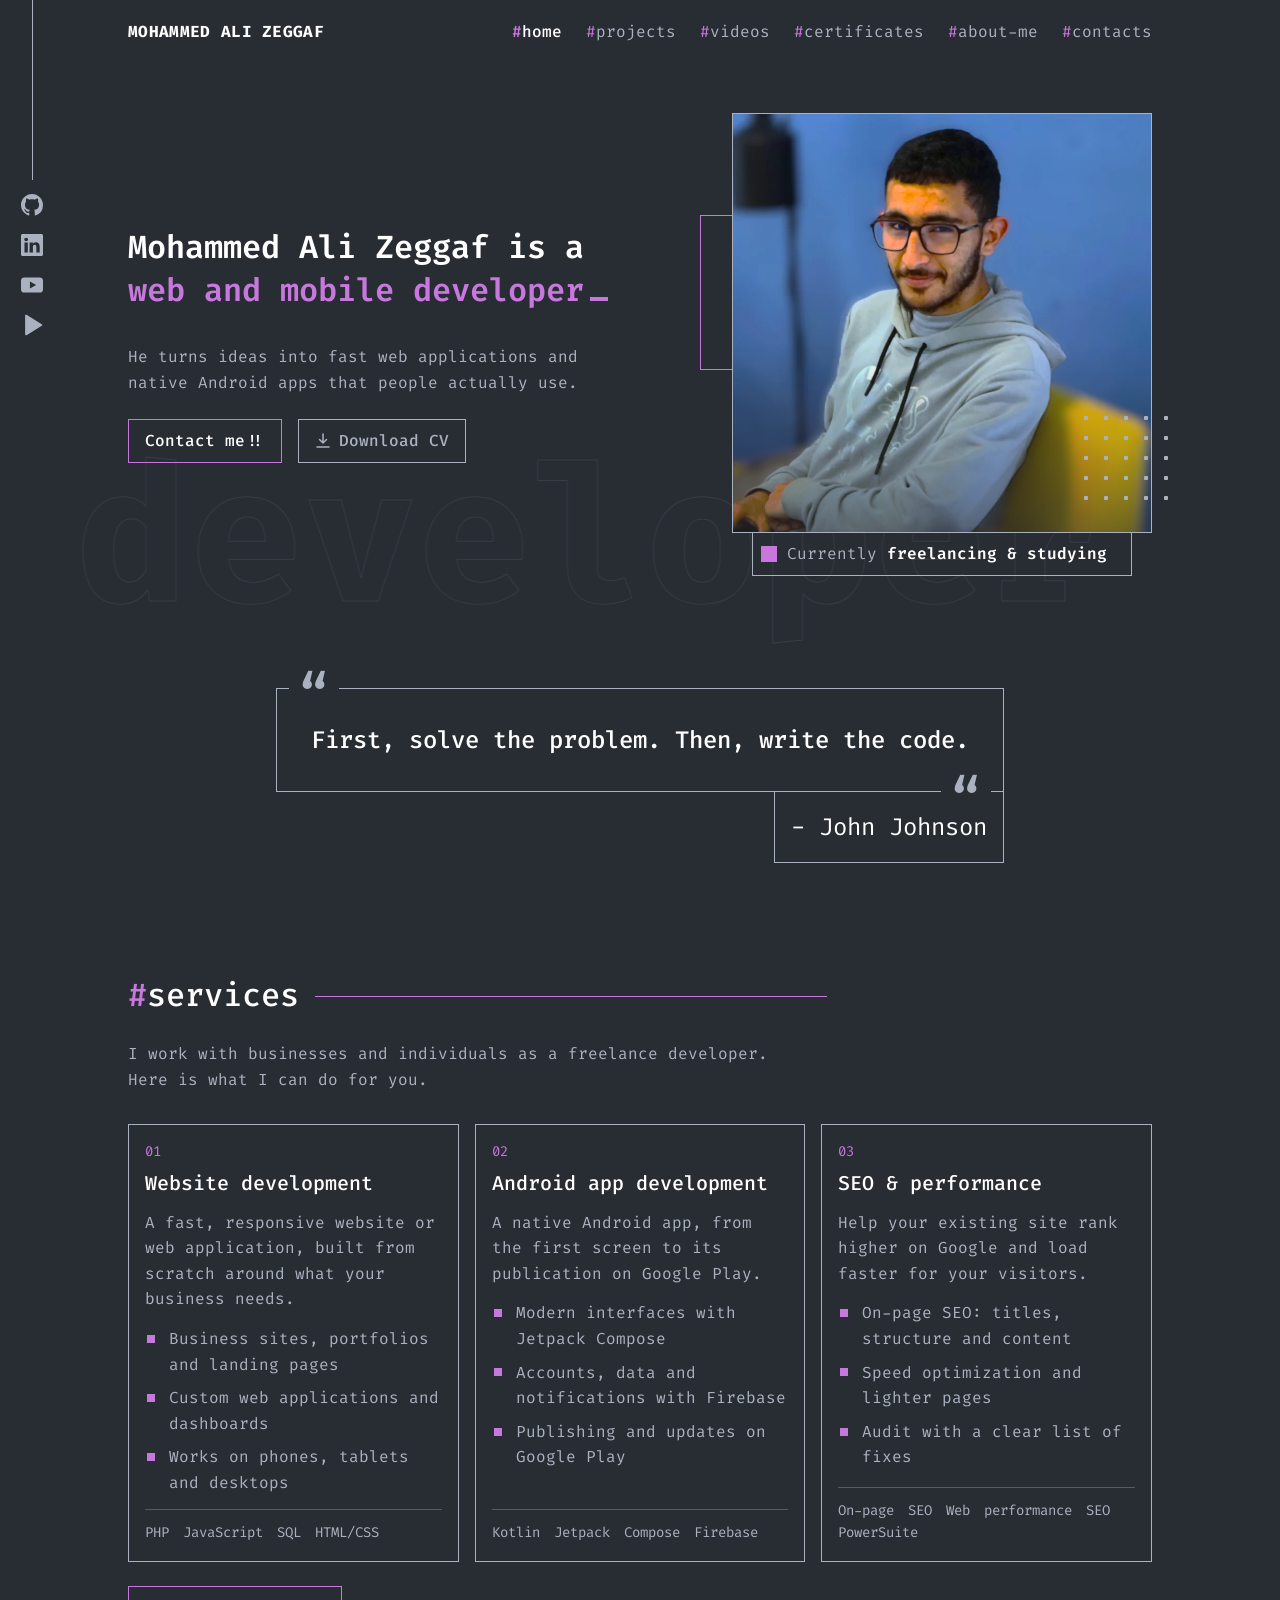
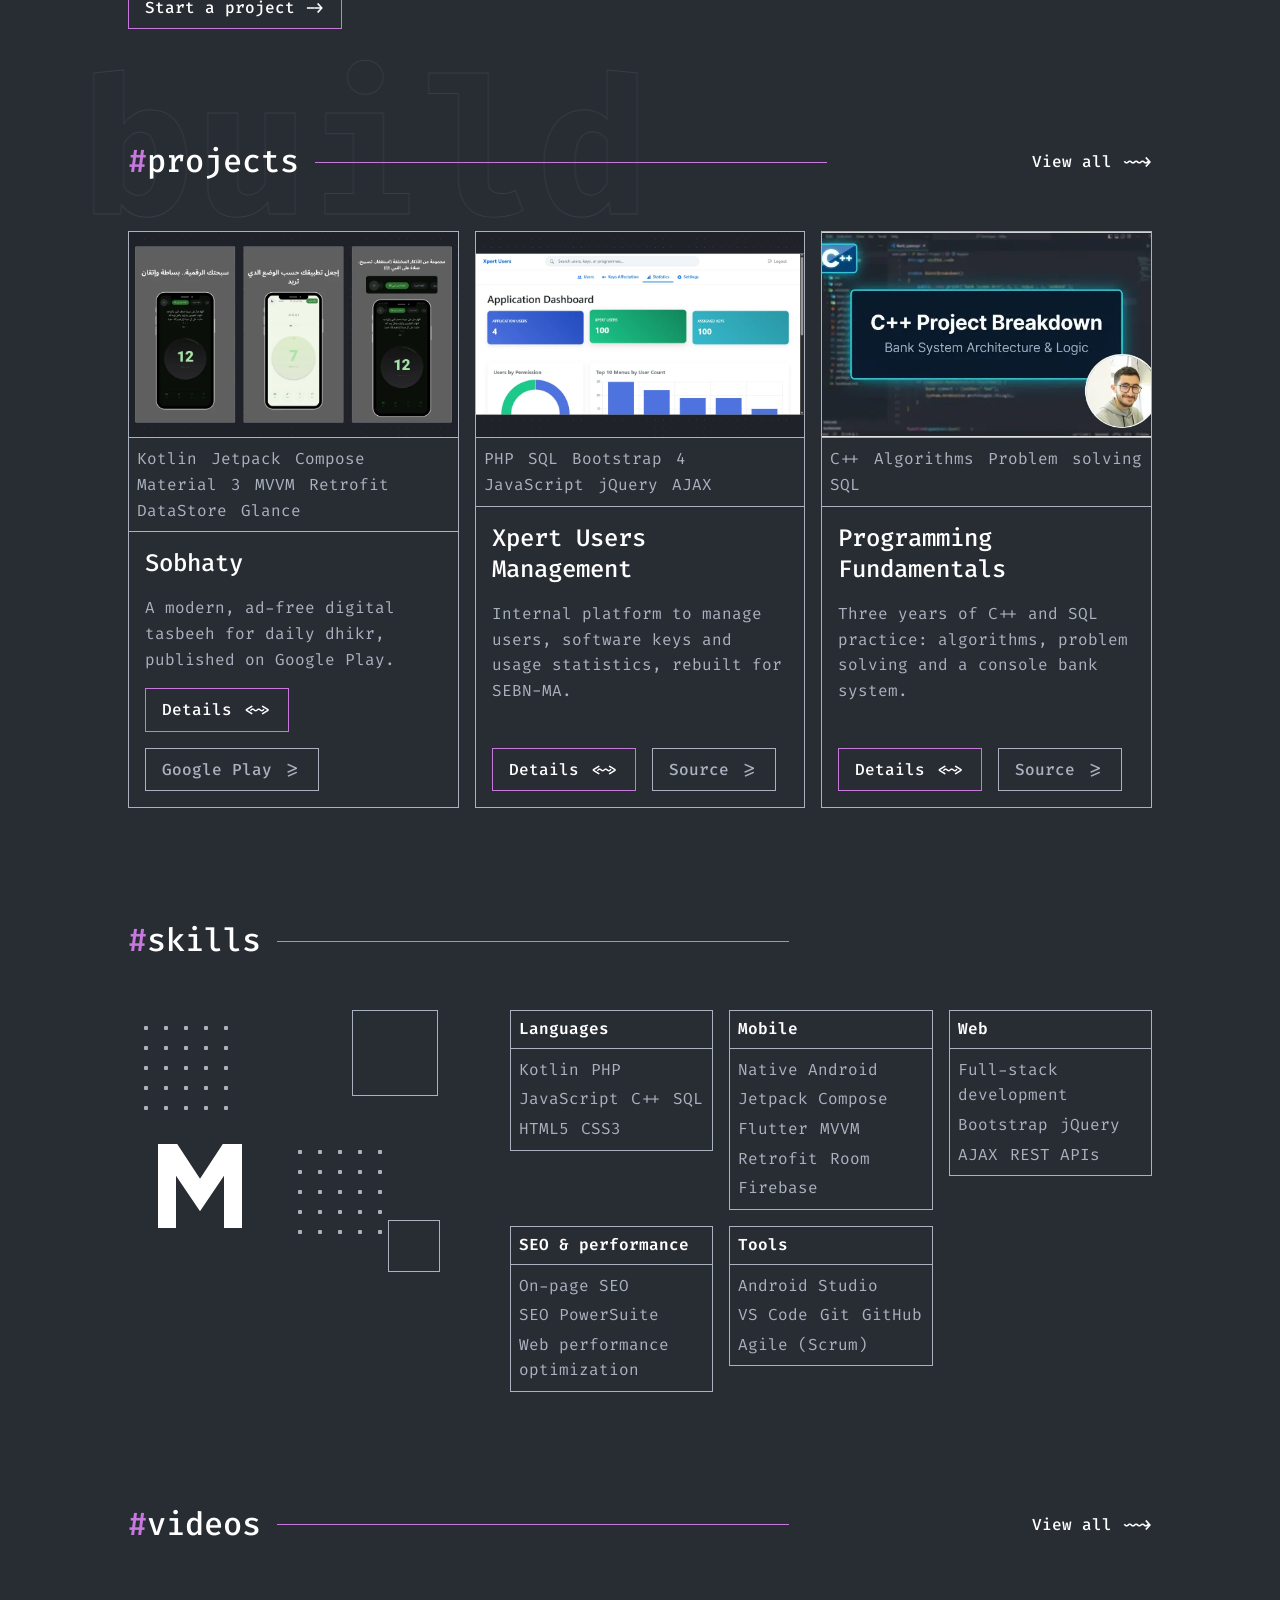
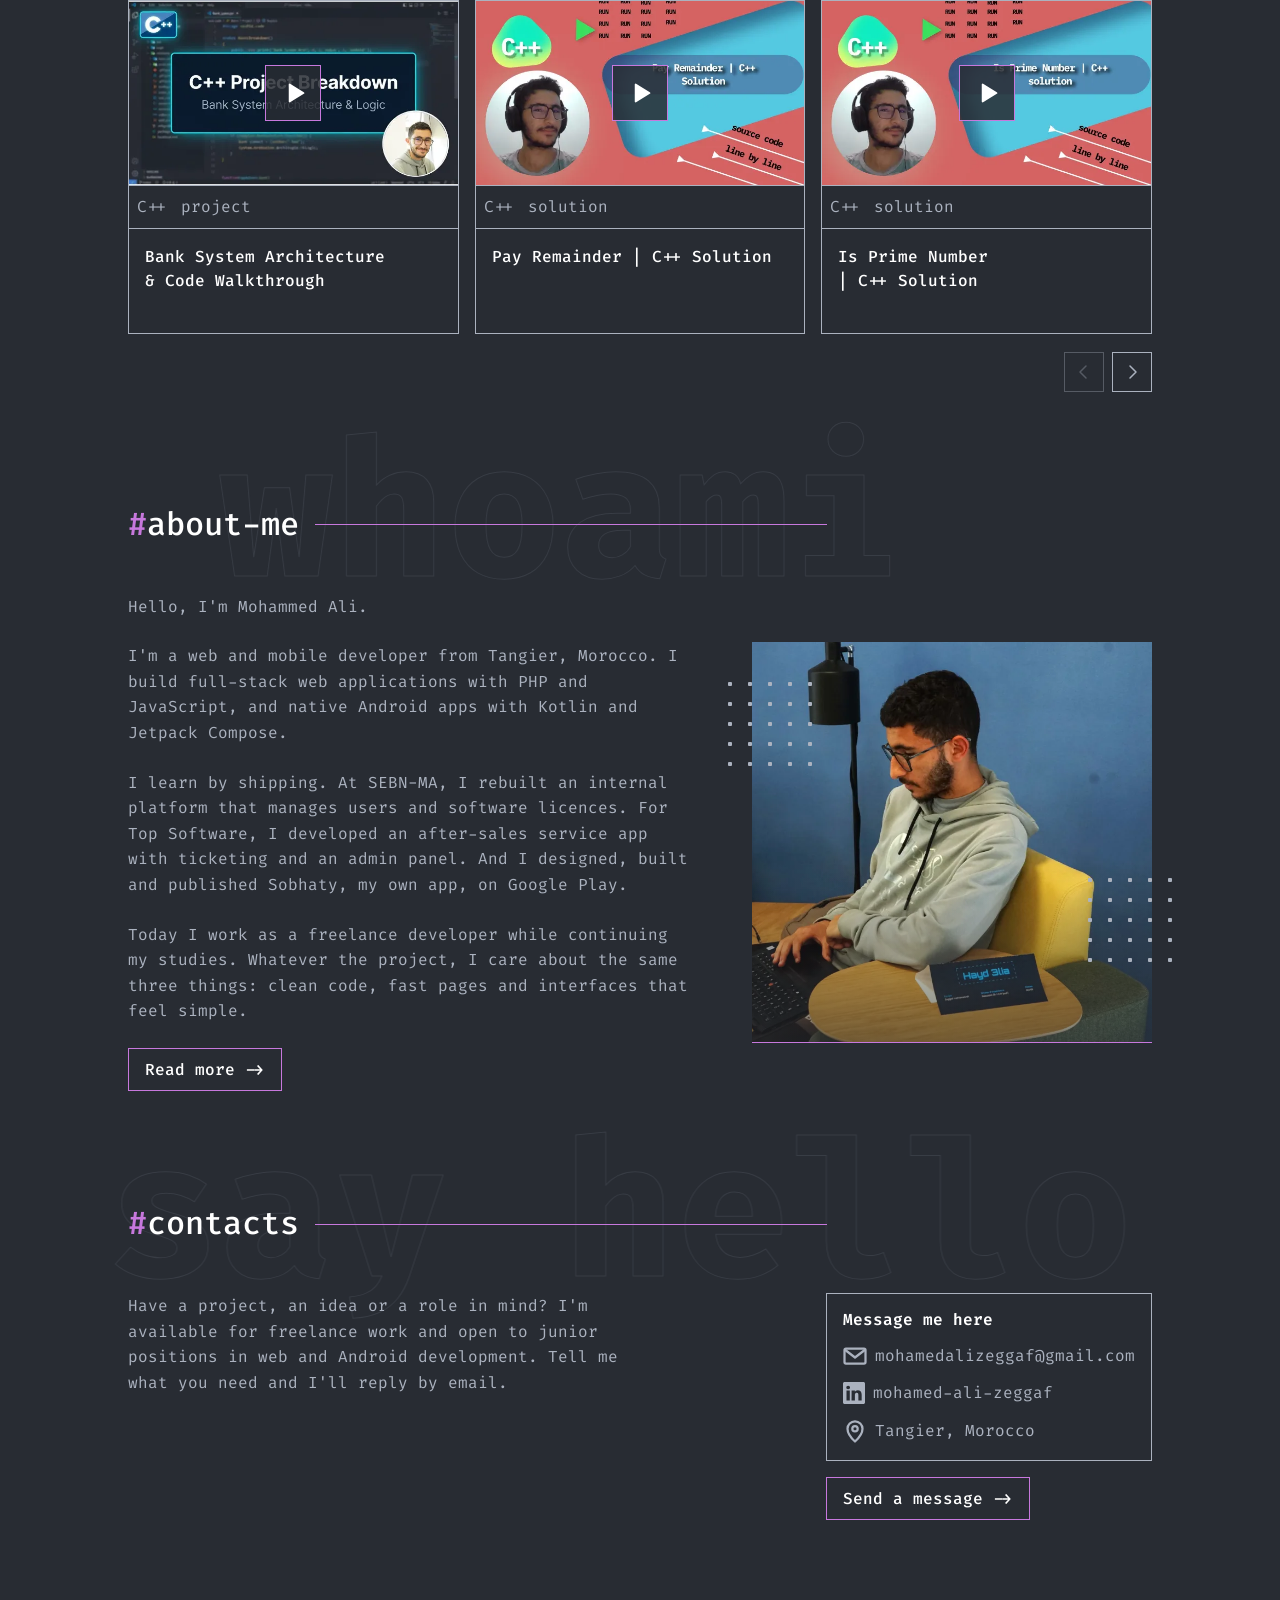
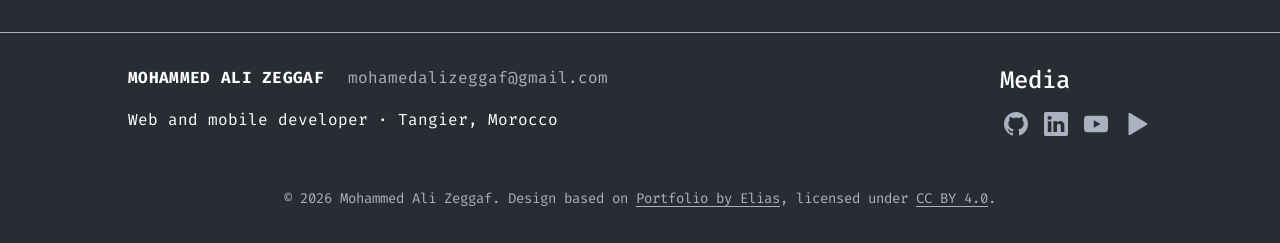
<file: index.html>
<!DOCTYPE html>
<html lang="en">
<head>
    <meta charset="UTF-8">
    <meta name="viewport" content="width=device-width, initial-scale=1">
    <title>Mohammed Ali Zeggaf | Web and mobile developer</title>
    <meta name="description" content="Mohammed Ali Zeggaf is a freelance web and mobile developer based in Tangier, Morocco. Website development, Android apps and SEO for businesses and individuals.">
    <meta name="author" content="Mohammed Ali Zeggaf">
    <meta name="theme-color" content="#282c33">
    <meta name="color-scheme" content="dark">
    <link rel="canonical" href="https://mohammedalizeggaf.github.io/">

    <meta property="og:type" content="website">
    <meta property="og:site_name" content="Mohammed Ali Zeggaf">
    <meta property="og:title" content="Mohammed Ali Zeggaf | Web and mobile developer">
    <meta property="og:description" content="Mohammed Ali Zeggaf is a freelance web and mobile developer based in Tangier, Morocco. Website development, Android apps and SEO for businesses and individuals.">
    <meta property="og:url" content="https://mohammedalizeggaf.github.io/">
    <meta property="og:image" content="https://mohammedalizeggaf.github.io/assets/img/me/og.jpg?v=1791884113">
    <meta name="twitter:card" content="summary_large_image">

    <link rel="icon" href="/assets/img/favicon.svg?v=1791880726" type="image/svg+xml">
    <link rel="preload" href="/assets/fonts/fira-code-400.woff2" as="font" type="font/woff2" crossorigin>
    <link rel="stylesheet" href="/assets/css/app.css?v=1791892955">

    <script nonce="static">document.documentElement.classList.add('js');</script>
    <script src="/assets/js/app.js?v=1791886099" defer></script>

    <script type="application/ld+json" nonce="static">{"@context":"https://schema.org","@type":"Person","name":"Mohammed Ali Zeggaf","jobTitle":"Web and mobile developer","url":"https://mohammedalizeggaf.github.io/","image":"https://mohammedalizeggaf.github.io/assets/img/me/og.jpg?v=1791884113","email":"mailto:mohamedalizeggaf@gmail.com","address":{"@type":"PostalAddress","addressLocality":"Tangier","addressCountry":"MA"},"sameAs":["https://github.com/Hfid-Mokhtare","https://www.linkedin.com/in/mohamed-ali-zeggaf/","https://www.youtube.com/@Mohamed_Ali_Plus","https://play.google.com/store/apps/dev?id=8428987656042559407"]}</script>
</head>
<body>
    <a class="skip-link" href="#main">Skip to content</a>

    <aside class="media-rail" aria-label="Social links">
    <span class="media-rail__line"></span>
    <a href="https://github.com/Hfid-Mokhtare" target="_blank" rel="noopener noreferrer" aria-label="GitHub"><svg class="icon" width="22" height="22" viewBox="0 0 16 16" fill="currentColor" aria-hidden="true" focusable="false"><path d="M8 0C3.58 0 0 3.58 0 8c0 3.54 2.29 6.53 5.47 7.59.4.07.55-.17.55-.38 0-.19-.01-.82-.01-1.49-2.01.37-2.53-.49-2.69-.94-.09-.23-.48-.94-.82-1.13-.28-.15-.68-.52-.01-.53.63-.01 1.08.58 1.23.82.72 1.21 1.87.87 2.33.66.07-.52.28-.87.51-1.07-1.78-.2-3.64-.89-3.64-3.95 0-.87.31-1.59.82-2.15-.08-.2-.36-1.02.08-2.12 0 0 .67-.21 2.2.82.64-.18 1.32-.27 2-.27.68 0 1.36.09 2 .27 1.53-1.04 2.2-.82 2.2-.82.44 1.1.16 1.92.08 2.12.51.56.82 1.27.82 2.15 0 3.07-1.87 3.75-3.65 3.95.29.25.54.73.54 1.48 0 1.07-.01 1.93-.01 2.2 0 .21.15.46.55.38A8.013 8.013 0 0 0 16 8c0-4.42-3.58-8-8-8z"/></svg></a>
    <a href="https://www.linkedin.com/in/mohamed-ali-zeggaf/" target="_blank" rel="noopener noreferrer" aria-label="LinkedIn"><svg class="icon" width="22" height="22" viewBox="0 0 16 16" fill="currentColor" aria-hidden="true" focusable="false"><path d="M0 1.146C0 .513.526 0 1.175 0h13.65C15.474 0 16 .513 16 1.146v13.708c0 .633-.526 1.146-1.175 1.146H1.175C.526 16 0 15.487 0 14.854V1.146zm4.943 12.248V6.169H2.542v7.225h2.401zm-1.2-8.212c.837 0 1.358-.554 1.358-1.248-.015-.709-.52-1.248-1.342-1.248-.822 0-1.359.54-1.359 1.248 0 .694.521 1.248 1.327 1.248h.016zm4.908 8.212V9.359c0-.216.016-.432.08-.586.173-.431.568-.878 1.232-.878.869 0 1.216.662 1.216 1.634v3.865h2.401V9.25c0-2.22-1.184-3.252-2.764-3.252-1.274 0-1.845.7-2.165 1.193v.025h-.016a5.54 5.54 0 0 1 .016-.025V6.169h-2.4c.03.678 0 7.225 0 7.225h2.4z"/></svg></a>
    <a href="https://www.youtube.com/@Mohamed_Ali_Plus" target="_blank" rel="noopener noreferrer" aria-label="YouTube"><svg class="icon" width="22" height="22" viewBox="0 0 16 16" fill="currentColor" aria-hidden="true" focusable="false"><path fill-rule="evenodd" d="M2.5 2.5h11A2.5 2.5 0 0 1 16 5v6a2.5 2.5 0 0 1-2.5 2.5h-11A2.5 2.5 0 0 1 0 11V5a2.5 2.5 0 0 1 2.5-2.5zm4 3v5L11 8z"/></svg></a>
    <a href="https://play.google.com/store/apps/dev?id=8428987656042559407" target="_blank" rel="noopener noreferrer" aria-label="Google Play"><svg class="icon" width="22" height="22" viewBox="0 0 16 16" fill="currentColor" aria-hidden="true" focusable="false"><path d="M3 1.2v13.6a.7.7 0 0 0 1.06.6l11-6.8a.7.7 0 0 0 0-1.2l-11-6.8A.7.7 0 0 0 3 1.2z"/></svg></a>
</aside>
    <header class="header" data-header>
    <div class="container header__inner">
        <a class="logo" href="/" aria-label="Mohammed Ali Zeggaf, home">
            Mohammed Ali Zeggaf        </a>

        <button class="header__toggle" type="button" aria-expanded="false" aria-controls="site-nav" data-nav-toggle>
            <span class="visually-hidden">Menu</span>
            <span class="header__toggle-open"><svg class="icon" width="24" height="24" viewBox="0 0 16 16" fill="none" stroke="currentColor" stroke-width="1.5" stroke-linecap="round" stroke-linejoin="round" aria-hidden="true" focusable="false"><path d="M1 4h14M5 12h10"/></svg></span>
            <span class="header__toggle-close"><svg class="icon" width="24" height="24" viewBox="0 0 16 16" fill="none" stroke="currentColor" stroke-width="1.5" stroke-linecap="round" stroke-linejoin="round" aria-hidden="true" focusable="false"><path d="m2 2 12 12M14 2 2 14"/></svg></span>
        </button>

        <nav class="nav" id="site-nav" aria-label="Main" data-nav>
            <ul class="nav__list">
                <li>
                    <a class="nav__link is-active" href="/" aria-current="page"><span class="hash">#</span>home</a>
                </li>
                <li>
                    <a class="nav__link" href="/projects/"><span class="hash">#</span>projects</a>
                </li>
                <li>
                    <a class="nav__link" href="/videos/"><span class="hash">#</span>videos</a>
                </li>
                <li>
                    <a class="nav__link" href="/certificates/"><span class="hash">#</span>certificates</a>
                </li>
                <li>
                    <a class="nav__link" href="/about/"><span class="hash">#</span>about-me</a>
                </li>
                <li>
                    <a class="nav__link" href="/contact/"><span class="hash">#</span>contacts</a>
                </li>
            </ul>

            <ul class="nav__socials">
                <li>
                    <a href="https://github.com/Hfid-Mokhtare" target="_blank" rel="noopener noreferrer" aria-label="GitHub"><svg class="icon" width="28" height="28" viewBox="0 0 16 16" fill="currentColor" aria-hidden="true" focusable="false"><path d="M8 0C3.58 0 0 3.58 0 8c0 3.54 2.29 6.53 5.47 7.59.4.07.55-.17.55-.38 0-.19-.01-.82-.01-1.49-2.01.37-2.53-.49-2.69-.94-.09-.23-.48-.94-.82-1.13-.28-.15-.68-.52-.01-.53.63-.01 1.08.58 1.23.82.72 1.21 1.87.87 2.33.66.07-.52.28-.87.51-1.07-1.78-.2-3.64-.89-3.64-3.95 0-.87.31-1.59.82-2.15-.08-.2-.36-1.02.08-2.12 0 0 .67-.21 2.2.82.64-.18 1.32-.27 2-.27.68 0 1.36.09 2 .27 1.53-1.04 2.2-.82 2.2-.82.44 1.1.16 1.92.08 2.12.51.56.82 1.27.82 2.15 0 3.07-1.87 3.75-3.65 3.95.29.25.54.73.54 1.48 0 1.07-.01 1.93-.01 2.2 0 .21.15.46.55.38A8.013 8.013 0 0 0 16 8c0-4.42-3.58-8-8-8z"/></svg></a>
                </li>
                <li>
                    <a href="https://www.linkedin.com/in/mohamed-ali-zeggaf/" target="_blank" rel="noopener noreferrer" aria-label="LinkedIn"><svg class="icon" width="28" height="28" viewBox="0 0 16 16" fill="currentColor" aria-hidden="true" focusable="false"><path d="M0 1.146C0 .513.526 0 1.175 0h13.65C15.474 0 16 .513 16 1.146v13.708c0 .633-.526 1.146-1.175 1.146H1.175C.526 16 0 15.487 0 14.854V1.146zm4.943 12.248V6.169H2.542v7.225h2.401zm-1.2-8.212c.837 0 1.358-.554 1.358-1.248-.015-.709-.52-1.248-1.342-1.248-.822 0-1.359.54-1.359 1.248 0 .694.521 1.248 1.327 1.248h.016zm4.908 8.212V9.359c0-.216.016-.432.08-.586.173-.431.568-.878 1.232-.878.869 0 1.216.662 1.216 1.634v3.865h2.401V9.25c0-2.22-1.184-3.252-2.764-3.252-1.274 0-1.845.7-2.165 1.193v.025h-.016a5.54 5.54 0 0 1 .016-.025V6.169h-2.4c.03.678 0 7.225 0 7.225h2.4z"/></svg></a>
                </li>
                <li>
                    <a href="https://www.youtube.com/@Mohamed_Ali_Plus" target="_blank" rel="noopener noreferrer" aria-label="YouTube"><svg class="icon" width="28" height="28" viewBox="0 0 16 16" fill="currentColor" aria-hidden="true" focusable="false"><path fill-rule="evenodd" d="M2.5 2.5h11A2.5 2.5 0 0 1 16 5v6a2.5 2.5 0 0 1-2.5 2.5h-11A2.5 2.5 0 0 1 0 11V5a2.5 2.5 0 0 1 2.5-2.5zm4 3v5L11 8z"/></svg></a>
                </li>
                <li>
                    <a href="https://play.google.com/store/apps/dev?id=8428987656042559407" target="_blank" rel="noopener noreferrer" aria-label="Google Play"><svg class="icon" width="28" height="28" viewBox="0 0 16 16" fill="currentColor" aria-hidden="true" focusable="false"><path d="M3 1.2v13.6a.7.7 0 0 0 1.06.6l11-6.8a.7.7 0 0 0 0-1.2l-11-6.8A.7.7 0 0 0 3 1.2z"/></svg></a>
                </li>
            </ul>
        </nav>
    </div>
</header>

    <main id="main">
        <section class="hero container has-ghost">
    <span class="ghost-text ghost-text--hero" data-ghost="-0.25" aria-hidden="true">developer</span>

    <div class="hero__text">
        <h1 class="hero__title">
            Mohammed Ali Zeggaf is a <span class="accent">web and mobile developer</span><span class="hero__cursor" aria-hidden="true"></span>
        </h1>
        <p class="hero__tagline">He turns ideas into fast web applications and native Android apps that people actually use.</p>
        <div class="hero__actions">
            <a class="btn" href="/contact/">Contact me!!</a>
            <a class="btn btn--muted" href="/assets/docs/Mohammed-Ali-Zeggaf-CV.pdf?v=1791891804" download><svg class="icon" width="16" height="16" viewBox="0 0 16 16" fill="none" stroke="currentColor" stroke-width="1.5" stroke-linecap="round" stroke-linejoin="round" aria-hidden="true" focusable="false"><path d="M8 1v9m0 0L4.5 6.5M8 10l3.5-3.5M2 14h12"/></svg> Download CV</a>
        </div>
    </div>

    <figure class="hero__figure" data-tilt>
        <span class="deco deco--frame hero__frame" data-depth="14"></span>
        <span class="deco deco--dots hero__dots" data-depth="-22"></span>
        <div class="hero__photo">
            <img src="/assets/img/me/hero.webp?v=1791884112" alt="Portrait of Mohammed Ali Zeggaf" width="800" height="800" fetchpriority="high">
        </div>
        <figcaption class="hero__status">
            <span class="hero__status-dot"></span>
            Currently <strong>freelancing &amp; studying</strong>
        </figcaption>
    </figure>
</section>

<section class="quote container reveal" aria-label="Quote">
    <blockquote class="quote__text">First, solve the problem. Then, write the code.</blockquote>
    <p class="quote__author">- John Johnson</p>
</section>

<section class="section container" id="services">
    <div class="section-title">
    <h2 class="section-title__text"><span class="hash">#</span>services</h2>
    <span class="section-title__line"></span>
</div>
    <p class="section-intro">I work with businesses and individuals as a freelance developer. Here is what I can do for you.</p>
    <div class="services">
    <article class="service reveal">
        <p class="service__number">01</p>
        <h3 class="service__title">Website development</h3>
        <p>A fast, responsive website or web application, built from scratch around what your business needs.</p>
        <ul class="check-list">
            <li>Business sites, portfolios and landing pages</li>
            <li>Custom web applications and dashboards</li>
            <li>Works on phones, tablets and desktops</li>
        </ul>
        <p class="service__tech">PHP JavaScript SQL HTML/CSS</p>
    </article>
    <article class="service reveal">
        <p class="service__number">02</p>
        <h3 class="service__title">Android app development</h3>
        <p>A native Android app, from the first screen to its publication on Google Play.</p>
        <ul class="check-list">
            <li>Modern interfaces with Jetpack Compose</li>
            <li>Accounts, data and notifications with Firebase</li>
            <li>Publishing and updates on Google Play</li>
        </ul>
        <p class="service__tech">Kotlin Jetpack Compose Firebase</p>
    </article>
    <article class="service reveal">
        <p class="service__number">03</p>
        <h3 class="service__title">SEO &amp; performance</h3>
        <p>Help your existing site rank higher on Google and load faster for your visitors.</p>
        <ul class="check-list">
            <li>On-page SEO: titles, structure and content</li>
            <li>Speed optimization and lighter pages</li>
            <li>Audit with a clear list of fixes</li>
        </ul>
        <p class="service__tech">On-page SEO Web performance SEO PowerSuite</p>
    </article>
</div>
    <p class="cta cta--close">
        <a class="btn" href="/contact/">Start a project -&gt;</a>
    </p>
</section>

<section class="section container has-ghost" id="projects">
    <span class="ghost-text" data-ghost="0.18" aria-hidden="true">build</span>
    <div class="section-title">
    <h2 class="section-title__text"><span class="hash">#</span>projects</h2>
    <span class="section-title__line"></span>
    <a class="section-title__link" href="/projects/">View all ~~&gt;</a>
</div>
    <div class="card-grid">
        <article class="card reveal" data-category="mobile">
    <a class="card__media" href="/projects/sobhaty/" tabindex="-1" aria-hidden="true">
        <img src="/assets/img/projects/sobhaty/cover.webp?v=1791880121" alt="" width="960" height="600" loading="lazy" decoding="async">
    </a>
    <p class="card__tech">Kotlin Jetpack Compose Material 3 MVVM Retrofit DataStore Glance</p>
    <div class="card__body">
        <h3 class="card__title"><a href="/projects/sobhaty/">Sobhaty</a></h3>
        <p class="card__text">A modern, ad-free digital tasbeeh for daily dhikr, published on Google Play.</p>
        <div class="card__actions">
            <a class="btn" href="/projects/sobhaty/">Details &lt;~&gt;</a>
            <a class="btn btn--muted" href="https://play.google.com/store/apps/details?id=com.sobhaty" target="_blank" rel="noopener noreferrer">Google Play &gt;=</a>
        </div>
    </div>
</article>
        <article class="card reveal" data-category="web">
    <a class="card__media" href="/projects/xum/" tabindex="-1" aria-hidden="true">
        <img src="/assets/img/projects/xum/cover.webp?v=1791880126" alt="" width="960" height="600" loading="lazy" decoding="async">
    </a>
    <p class="card__tech">PHP SQL Bootstrap 4 JavaScript jQuery AJAX</p>
    <div class="card__body">
        <h3 class="card__title"><a href="/projects/xum/">Xpert Users Management</a></h3>
        <p class="card__text">Internal platform to manage users, software keys and usage statistics, rebuilt for SEBN-MA.</p>
        <div class="card__actions">
            <a class="btn" href="/projects/xum/">Details &lt;~&gt;</a>
            <a class="btn btn--muted" href="https://github.com/Hfid-Mokhtare/XUM_Project" target="_blank" rel="noopener noreferrer">Source &gt;=</a>
        </div>
    </div>
</article>
        <article class="card reveal" data-category="algorithms">
    <a class="card__media" href="/projects/programming-fundamentals/" tabindex="-1" aria-hidden="true">
        <img src="/assets/img/projects/fundamentals/cover.webp?v=1791880531" alt="" width="960" height="600" loading="lazy" decoding="async">
    </a>
    <p class="card__tech">C++ Algorithms Problem solving SQL</p>
    <div class="card__body">
        <h3 class="card__title"><a href="/projects/programming-fundamentals/">Programming Fundamentals</a></h3>
        <p class="card__text">Three years of C++ and SQL practice: algorithms, problem solving and a console bank system.</p>
        <div class="card__actions">
            <a class="btn" href="/projects/programming-fundamentals/">Details &lt;~&gt;</a>
            <a class="btn btn--muted" href="https://github.com/Hfid-Mokhtare/Fundamentals-in-Programming" target="_blank" rel="noopener noreferrer">Source &gt;=</a>
        </div>
    </div>
</article>
    </div>
</section>

<section class="section container" id="skills">
    <div class="section-title">
    <h2 class="section-title__text"><span class="hash">#</span>skills</h2>
    <span class="section-title__line"></span>
</div>
    <div class="skills-layout">
        <div class="skills-layout__art" aria-hidden="true">
            <span class="deco deco--dots art__dots-a"></span>
            <span class="deco deco--dots art__dots-b"></span>
            <span class="deco deco--frame art__frame-a"></span>
            <span class="deco deco--frame art__frame-b"></span>
            <span class="art__logo"><svg class="icon" width="96" height="96" viewBox="0 0 16 16" fill="currentColor" aria-hidden="true" focusable="false"><path d="M1 15V1h3.2L8 6.8 11.8 1H15v14h-3V6.3L8 12.2 4 6.3V15z"/></svg></span>
        </div>
        <div class="skills">
    <section class="skill-block reveal">
        <h3 class="skill-block__title">Languages</h3>
        <ul class="skill-block__list">
            <li>Kotlin</li>
            <li>PHP</li>
            <li>JavaScript</li>
            <li>C++</li>
            <li>SQL</li>
            <li>HTML5</li>
            <li>CSS3</li>
        </ul>
    </section>
    <section class="skill-block reveal">
        <h3 class="skill-block__title">Mobile</h3>
        <ul class="skill-block__list">
            <li>Native Android</li>
            <li>Jetpack Compose</li>
            <li>Flutter</li>
            <li>MVVM</li>
            <li>Retrofit</li>
            <li>Room</li>
            <li>Firebase</li>
        </ul>
    </section>
    <section class="skill-block reveal">
        <h3 class="skill-block__title">Web</h3>
        <ul class="skill-block__list">
            <li>Full-stack development</li>
            <li>Bootstrap</li>
            <li>jQuery</li>
            <li>AJAX</li>
            <li>REST APIs</li>
        </ul>
    </section>
    <section class="skill-block reveal">
        <h3 class="skill-block__title">SEO &amp; performance</h3>
        <ul class="skill-block__list">
            <li>On-page SEO</li>
            <li>SEO PowerSuite</li>
            <li>Web performance optimization</li>
        </ul>
    </section>
    <section class="skill-block reveal">
        <h3 class="skill-block__title">Tools</h3>
        <ul class="skill-block__list">
            <li>Android Studio</li>
            <li>VS Code</li>
            <li>Git</li>
            <li>GitHub</li>
            <li>Agile (Scrum)</li>
        </ul>
    </section>
</div>
    </div>
</section>

<section class="section container" id="videos">
    <div class="section-title">
    <h2 class="section-title__text"><span class="hash">#</span>videos</h2>
    <span class="section-title__line"></span>
    <a class="section-title__link" href="/videos/">View all ~~&gt;</a>
</div>
    <div class="scroller" data-scroller>
    <div class="scroller__track" tabindex="0" role="group" aria-label="Latest videos" data-scroller-track>
        <article class="card card--video reveal">
    <a class="card__media" href="https://www.youtube.com/watch?v=XczGcZ8XEXI" target="_blank" rel="noopener noreferrer" aria-label="Watch “Bank System Architecture &amp; Code Walkthrough” on YouTube">
        <img src="/assets/img/videos/XczGcZ8XEXI.webp?v=1791880127" alt="" width="640" height="360" loading="lazy" decoding="async">
        <span class="card__play"><svg class="icon" width="20" height="20" viewBox="0 0 16 16" fill="currentColor" aria-hidden="true" focusable="false"><path d="M3 1.2v13.6a.7.7 0 0 0 1.06.6l11-6.8a.7.7 0 0 0 0-1.2l-11-6.8A.7.7 0 0 0 3 1.2z"/></svg></span>
    </a>
    <p class="card__tech">C++ project</p>
    <div class="card__body">
        <h3 class="card__title card__title--small">Bank System Architecture &amp; Code Walkthrough</h3>
    </div>
</article>
        <article class="card card--video reveal">
    <a class="card__media" href="https://www.youtube.com/watch?v=so0LD18fCfQ" target="_blank" rel="noopener noreferrer" aria-label="Watch “Pay Remainder | C++ Solution” on YouTube">
        <img src="/assets/img/videos/so0LD18fCfQ.webp?v=1791880128" alt="" width="640" height="360" loading="lazy" decoding="async">
        <span class="card__play"><svg class="icon" width="20" height="20" viewBox="0 0 16 16" fill="currentColor" aria-hidden="true" focusable="false"><path d="M3 1.2v13.6a.7.7 0 0 0 1.06.6l11-6.8a.7.7 0 0 0 0-1.2l-11-6.8A.7.7 0 0 0 3 1.2z"/></svg></span>
    </a>
    <p class="card__tech">C++ solution</p>
    <div class="card__body">
        <h3 class="card__title card__title--small">Pay Remainder | C++ Solution</h3>
    </div>
</article>
        <article class="card card--video reveal">
    <a class="card__media" href="https://www.youtube.com/watch?v=eAtqx7m4aSI" target="_blank" rel="noopener noreferrer" aria-label="Watch “Is Prime Number | C++ Solution” on YouTube">
        <img src="/assets/img/videos/eAtqx7m4aSI.webp?v=1791880127" alt="" width="640" height="360" loading="lazy" decoding="async">
        <span class="card__play"><svg class="icon" width="20" height="20" viewBox="0 0 16 16" fill="currentColor" aria-hidden="true" focusable="false"><path d="M3 1.2v13.6a.7.7 0 0 0 1.06.6l11-6.8a.7.7 0 0 0 0-1.2l-11-6.8A.7.7 0 0 0 3 1.2z"/></svg></span>
    </a>
    <p class="card__tech">C++ solution</p>
    <div class="card__body">
        <h3 class="card__title card__title--small">Is Prime Number | C++ Solution</h3>
    </div>
</article>
        <article class="card card--video reveal">
    <a class="card__media" href="https://www.youtube.com/watch?v=cxJgbFp7Pbs" target="_blank" rel="noopener noreferrer" aria-label="Watch “Sum Until -99 in C++ Using while and do-while” on YouTube">
        <img src="/assets/img/videos/cxJgbFp7Pbs.webp?v=1791880127" alt="" width="640" height="360" loading="lazy" decoding="async">
        <span class="card__play"><svg class="icon" width="20" height="20" viewBox="0 0 16 16" fill="currentColor" aria-hidden="true" focusable="false"><path d="M3 1.2v13.6a.7.7 0 0 0 1.06.6l11-6.8a.7.7 0 0 0 0-1.2l-11-6.8A.7.7 0 0 0 3 1.2z"/></svg></span>
    </a>
    <p class="card__tech">C++ solution</p>
    <div class="card__body">
        <h3 class="card__title card__title--small">Sum Until -99 in C++ Using while and do-while</h3>
    </div>
</article>
        <article class="card card--video reveal">
    <a class="card__media" href="https://www.youtube.com/watch?v=WIJYSDYDraU" target="_blank" rel="noopener noreferrer" aria-label="Watch “Simple Calculator in C++” on YouTube">
        <img src="/assets/img/videos/WIJYSDYDraU.webp?v=1791880127" alt="" width="640" height="360" loading="lazy" decoding="async">
        <span class="card__play"><svg class="icon" width="20" height="20" viewBox="0 0 16 16" fill="currentColor" aria-hidden="true" focusable="false"><path d="M3 1.2v13.6a.7.7 0 0 0 1.06.6l11-6.8a.7.7 0 0 0 0-1.2l-11-6.8A.7.7 0 0 0 3 1.2z"/></svg></span>
    </a>
    <p class="card__tech">C++ solution</p>
    <div class="card__body">
        <h3 class="card__title card__title--small">Simple Calculator in C++</h3>
    </div>
</article>
        <article class="card card--video reveal">
    <a class="card__media" href="https://www.youtube.com/watch?v=ppgz9ce-kfk" target="_blank" rel="noopener noreferrer" aria-label="Watch “How to Improve Problem-Solving Skills | C++ | Algorithms” on YouTube">
        <img src="/assets/img/videos/ppgz9ce-kfk.webp?v=1791880128" alt="" width="640" height="360" loading="lazy" decoding="async">
        <span class="card__play"><svg class="icon" width="20" height="20" viewBox="0 0 16 16" fill="currentColor" aria-hidden="true" focusable="false"><path d="M3 1.2v13.6a.7.7 0 0 0 1.06.6l11-6.8a.7.7 0 0 0 0-1.2l-11-6.8A.7.7 0 0 0 3 1.2z"/></svg></span>
    </a>
    <p class="card__tech">Problem solving</p>
    <div class="card__body">
        <h3 class="card__title card__title--small">How to Improve Problem-Solving Skills | C++ | Algorithms</h3>
    </div>
</article>
        <article class="card card--video reveal">
    <a class="card__media" href="https://www.youtube.com/watch?v=Xu1bKiO5m8w" target="_blank" rel="noopener noreferrer" aria-label="Watch “Is Writing a Program to Calculate Half of a Number Really That Hard?” on YouTube">
        <img src="/assets/img/videos/Xu1bKiO5m8w.webp?v=1791880127" alt="" width="640" height="360" loading="lazy" decoding="async">
        <span class="card__play"><svg class="icon" width="20" height="20" viewBox="0 0 16 16" fill="currentColor" aria-hidden="true" focusable="false"><path d="M3 1.2v13.6a.7.7 0 0 0 1.06.6l11-6.8a.7.7 0 0 0 0-1.2l-11-6.8A.7.7 0 0 0 3 1.2z"/></svg></span>
    </a>
    <p class="card__tech">C++ solution</p>
    <div class="card__body">
        <h3 class="card__title card__title--small">Is Writing a Program to Calculate Half of a Number Really That Hard?</h3>
    </div>
</article>
        <article class="card card--video reveal">
    <a class="card__media" href="https://www.youtube.com/watch?v=eYgikcHejZk" target="_blank" rel="noopener noreferrer" aria-label="Watch “Get Full Name | Best Solution | C++” on YouTube">
        <img src="/assets/img/videos/eYgikcHejZk.webp?v=1791880127" alt="" width="640" height="360" loading="lazy" decoding="async">
        <span class="card__play"><svg class="icon" width="20" height="20" viewBox="0 0 16 16" fill="currentColor" aria-hidden="true" focusable="false"><path d="M3 1.2v13.6a.7.7 0 0 0 1.06.6l11-6.8a.7.7 0 0 0 0-1.2l-11-6.8A.7.7 0 0 0 3 1.2z"/></svg></span>
    </a>
    <p class="card__tech">C++ solution</p>
    <div class="card__body">
        <h3 class="card__title card__title--small">Get Full Name | Best Solution | C++</h3>
    </div>
</article>
        <article class="card card--video reveal">
    <a class="card__media" href="https://www.youtube.com/watch?v=kpVqf-uTCJQ" target="_blank" rel="noopener noreferrer" aria-label="Watch “Master C++ With These 5 Beginner-Friendly Exercises” on YouTube">
        <img src="/assets/img/videos/kpVqf-uTCJQ.webp?v=1791880127" alt="" width="640" height="360" loading="lazy" decoding="async">
        <span class="card__play"><svg class="icon" width="20" height="20" viewBox="0 0 16 16" fill="currentColor" aria-hidden="true" focusable="false"><path d="M3 1.2v13.6a.7.7 0 0 0 1.06.6l11-6.8a.7.7 0 0 0 0-1.2l-11-6.8A.7.7 0 0 0 3 1.2z"/></svg></span>
    </a>
    <p class="card__tech">C++ exercises</p>
    <div class="card__body">
        <h3 class="card__title card__title--small">Master C++ With These 5 Beginner-Friendly Exercises</h3>
    </div>
</article>
    </div>
    <div class="scroller__controls" data-scroller-controls hidden>
        <button class="scroller__btn" type="button" data-scroller-prev aria-label="Previous videos"><svg class="icon" width="16" height="16" viewBox="0 0 16 16" fill="none" stroke="currentColor" stroke-width="1.5" stroke-linecap="round" stroke-linejoin="round" aria-hidden="true" focusable="false"><path d="m10 2-6 6 6 6"/></svg></button>
        <button class="scroller__btn" type="button" data-scroller-next aria-label="Next videos"><svg class="icon" width="16" height="16" viewBox="0 0 16 16" fill="none" stroke="currentColor" stroke-width="1.5" stroke-linecap="round" stroke-linejoin="round" aria-hidden="true" focusable="false"><path d="m6 2 6 6-6 6"/></svg></button>
    </div>
</div>
</section>

<section class="section container has-ghost" id="about-me">
    <span class="ghost-text" data-ghost="-0.18" aria-hidden="true">whoami</span>
    <div class="section-title">
    <h2 class="section-title__text"><span class="hash">#</span>about-me</h2>
    <span class="section-title__line"></span>
</div>
    <div class="about">
        <div class="about__text reveal">
            <p>Hello, I&#039;m Mohammed Ali.</p>
            <p>I&#039;m a web and mobile developer from Tangier, Morocco. I build full-stack web applications with PHP and JavaScript, and native Android apps with Kotlin and Jetpack Compose.</p>
            <p>I learn by shipping. At SEBN-MA, I rebuilt an internal platform that manages users and software licences. For Top Software, I developed an after-sales service app with ticketing and an admin panel. And I designed, built and published Sobhaty, my own app, on Google Play.</p>
            <p>Today I work as a freelance developer while continuing my studies. Whatever the project, I care about the same three things: clean code, fast pages and interfaces that feel simple.</p>
            <a class="btn" href="/about/">Read more -&gt;</a>
        </div>
        <figure class="about__figure reveal">
            <span class="deco deco--dots about__dots-a"></span>
            <span class="deco deco--dots about__dots-b"></span>
            <div class="about__photo">
                <img src="/assets/img/me/about.webp?v=1791880120" alt="Mohammed Ali working on a laptop during a CTF event" width="760" height="732" loading="lazy" decoding="async">
            </div>
        </figure>
    </div>
</section>

<section class="section container has-ghost" id="contacts">
    <span class="ghost-text" data-ghost="0.18" aria-hidden="true">say hello</span>
    <div class="section-title">
    <h2 class="section-title__text"><span class="hash">#</span>contacts</h2>
    <span class="section-title__line"></span>
</div>
    <div class="contacts">
        <p class="contacts__text reveal">Have a project, an idea or a role in mind? I&#039;m available for freelance work and open to junior positions in web and Android development. Tell me what you need and I&#039;ll reply by email.</p>
        <div class="contacts__side reveal">
            <div class="contact-box">
    <h3 class="contact-box__title">Message me here</h3>
    <a class="contact-box__item" href="mailto:mohamedalizeggaf@gmail.com"><svg class="icon" width="24" height="24" viewBox="0 0 16 16" fill="none" stroke="currentColor" stroke-width="1.5" stroke-linecap="round" stroke-linejoin="round" aria-hidden="true" focusable="false"><rect x="1" y="3" width="14" height="10" rx="1"/><path d="m1.5 4 6.5 5 6.5-5"/></svg><span>mohamedalizeggaf@gmail.com</span></a>
    <a class="contact-box__item" href="https://www.linkedin.com/in/mohamed-ali-zeggaf/" target="_blank" rel="noopener noreferrer"><svg class="icon" width="22" height="22" viewBox="0 0 16 16" fill="currentColor" aria-hidden="true" focusable="false"><path d="M0 1.146C0 .513.526 0 1.175 0h13.65C15.474 0 16 .513 16 1.146v13.708c0 .633-.526 1.146-1.175 1.146H1.175C.526 16 0 15.487 0 14.854V1.146zm4.943 12.248V6.169H2.542v7.225h2.401zm-1.2-8.212c.837 0 1.358-.554 1.358-1.248-.015-.709-.52-1.248-1.342-1.248-.822 0-1.359.54-1.359 1.248 0 .694.521 1.248 1.327 1.248h.016zm4.908 8.212V9.359c0-.216.016-.432.08-.586.173-.431.568-.878 1.232-.878.869 0 1.216.662 1.216 1.634v3.865h2.401V9.25c0-2.22-1.184-3.252-2.764-3.252-1.274 0-1.845.7-2.165 1.193v.025h-.016a5.54 5.54 0 0 1 .016-.025V6.169h-2.4c.03.678 0 7.225 0 7.225h2.4z"/></svg><span>mohamed-ali-zeggaf</span></a>
    <p class="contact-box__item"><svg class="icon" width="24" height="24" viewBox="0 0 16 16" fill="none" stroke="currentColor" stroke-width="1.5" stroke-linecap="round" stroke-linejoin="round" aria-hidden="true" focusable="false"><path d="M8 15s5-4.5 5-8.5a5 5 0 0 0-10 0C3 10.5 8 15 8 15z"/><circle cx="8" cy="6.5" r="1.8"/></svg><span>Tangier, Morocco</span></p>
</div>
            <a class="btn" href="/contact/">Send a message -&gt;</a>
        </div>
    </div>
</section>
    </main>

    <footer class="footer">
    <div class="container">
        <div class="footer__top">
            <div>
                <div class="footer__identity">
                    <a class="logo" href="/">
                        Mohammed Ali Zeggaf                    </a>
                    <a class="footer__email" href="mailto:mohamedalizeggaf@gmail.com">mohamedalizeggaf@gmail.com</a>
                </div>
                <p class="footer__role">Web and mobile developer · Tangier, Morocco</p>
            </div>

            <div>
                <h2 class="footer__heading">Media</h2>
                <ul class="footer__socials">
                    <li>
                        <a href="https://github.com/Hfid-Mokhtare" target="_blank" rel="noopener noreferrer" aria-label="GitHub"><svg class="icon" width="24" height="24" viewBox="0 0 16 16" fill="currentColor" aria-hidden="true" focusable="false"><path d="M8 0C3.58 0 0 3.58 0 8c0 3.54 2.29 6.53 5.47 7.59.4.07.55-.17.55-.38 0-.19-.01-.82-.01-1.49-2.01.37-2.53-.49-2.69-.94-.09-.23-.48-.94-.82-1.13-.28-.15-.68-.52-.01-.53.63-.01 1.08.58 1.23.82.72 1.21 1.87.87 2.33.66.07-.52.28-.87.51-1.07-1.78-.2-3.64-.89-3.64-3.95 0-.87.31-1.59.82-2.15-.08-.2-.36-1.02.08-2.12 0 0 .67-.21 2.2.82.64-.18 1.32-.27 2-.27.68 0 1.36.09 2 .27 1.53-1.04 2.2-.82 2.2-.82.44 1.1.16 1.92.08 2.12.51.56.82 1.27.82 2.15 0 3.07-1.87 3.75-3.65 3.95.29.25.54.73.54 1.48 0 1.07-.01 1.93-.01 2.2 0 .21.15.46.55.38A8.013 8.013 0 0 0 16 8c0-4.42-3.58-8-8-8z"/></svg></a>
                    </li>
                    <li>
                        <a href="https://www.linkedin.com/in/mohamed-ali-zeggaf/" target="_blank" rel="noopener noreferrer" aria-label="LinkedIn"><svg class="icon" width="24" height="24" viewBox="0 0 16 16" fill="currentColor" aria-hidden="true" focusable="false"><path d="M0 1.146C0 .513.526 0 1.175 0h13.65C15.474 0 16 .513 16 1.146v13.708c0 .633-.526 1.146-1.175 1.146H1.175C.526 16 0 15.487 0 14.854V1.146zm4.943 12.248V6.169H2.542v7.225h2.401zm-1.2-8.212c.837 0 1.358-.554 1.358-1.248-.015-.709-.52-1.248-1.342-1.248-.822 0-1.359.54-1.359 1.248 0 .694.521 1.248 1.327 1.248h.016zm4.908 8.212V9.359c0-.216.016-.432.08-.586.173-.431.568-.878 1.232-.878.869 0 1.216.662 1.216 1.634v3.865h2.401V9.25c0-2.22-1.184-3.252-2.764-3.252-1.274 0-1.845.7-2.165 1.193v.025h-.016a5.54 5.54 0 0 1 .016-.025V6.169h-2.4c.03.678 0 7.225 0 7.225h2.4z"/></svg></a>
                    </li>
                    <li>
                        <a href="https://www.youtube.com/@Mohamed_Ali_Plus" target="_blank" rel="noopener noreferrer" aria-label="YouTube"><svg class="icon" width="24" height="24" viewBox="0 0 16 16" fill="currentColor" aria-hidden="true" focusable="false"><path fill-rule="evenodd" d="M2.5 2.5h11A2.5 2.5 0 0 1 16 5v6a2.5 2.5 0 0 1-2.5 2.5h-11A2.5 2.5 0 0 1 0 11V5a2.5 2.5 0 0 1 2.5-2.5zm4 3v5L11 8z"/></svg></a>
                    </li>
                    <li>
                        <a href="https://play.google.com/store/apps/dev?id=8428987656042559407" target="_blank" rel="noopener noreferrer" aria-label="Google Play"><svg class="icon" width="24" height="24" viewBox="0 0 16 16" fill="currentColor" aria-hidden="true" focusable="false"><path d="M3 1.2v13.6a.7.7 0 0 0 1.06.6l11-6.8a.7.7 0 0 0 0-1.2l-11-6.8A.7.7 0 0 0 3 1.2z"/></svg></a>
                    </li>
                </ul>
            </div>
        </div>

        <p class="footer__copy">
            © 2026 Mohammed Ali Zeggaf.
            Design based on <a href="https://www.figma.com/community/file/1164933568884615740" target="_blank" rel="noopener noreferrer">Portfolio by Elias</a>,
            licensed under <a href="https://creativecommons.org/licenses/by/4.0/" target="_blank" rel="noopener noreferrer license">CC BY 4.0</a>.
        </p>
    </div>
</footer>
</body>
</html>
</file>
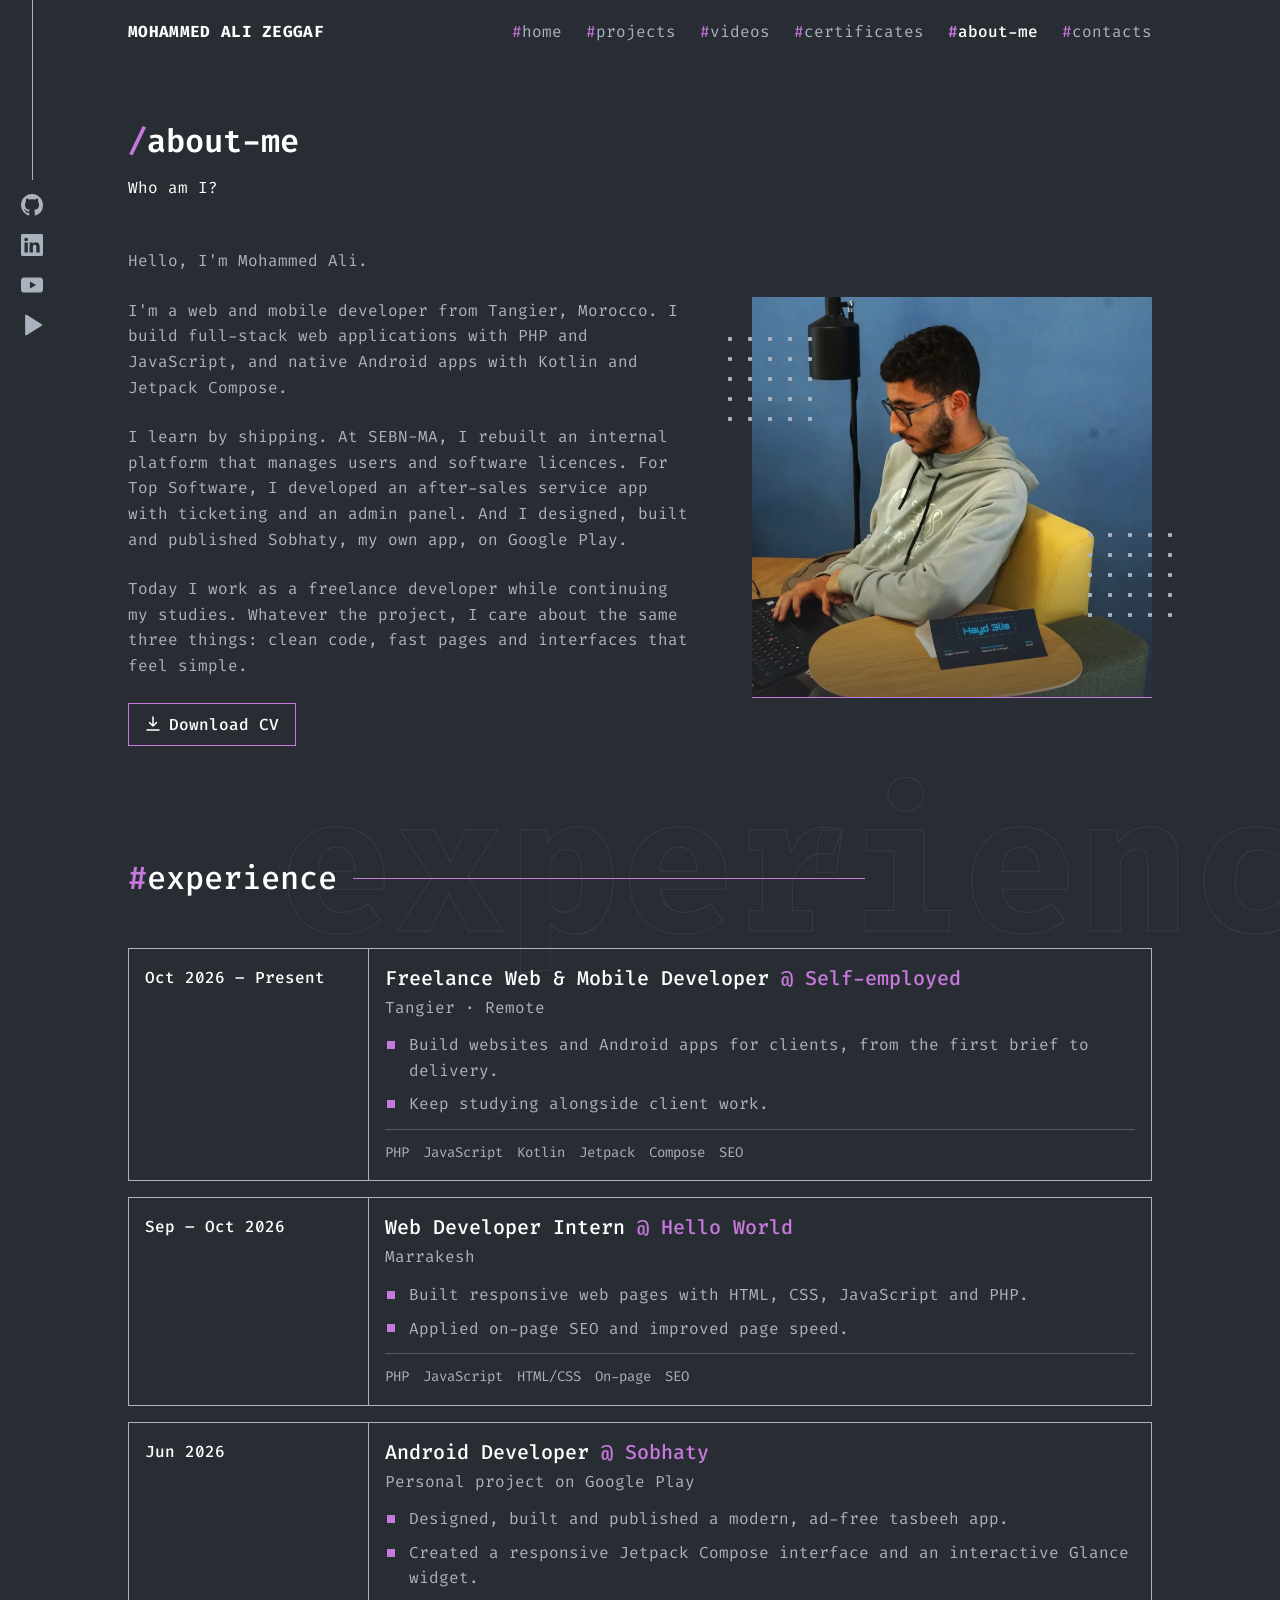
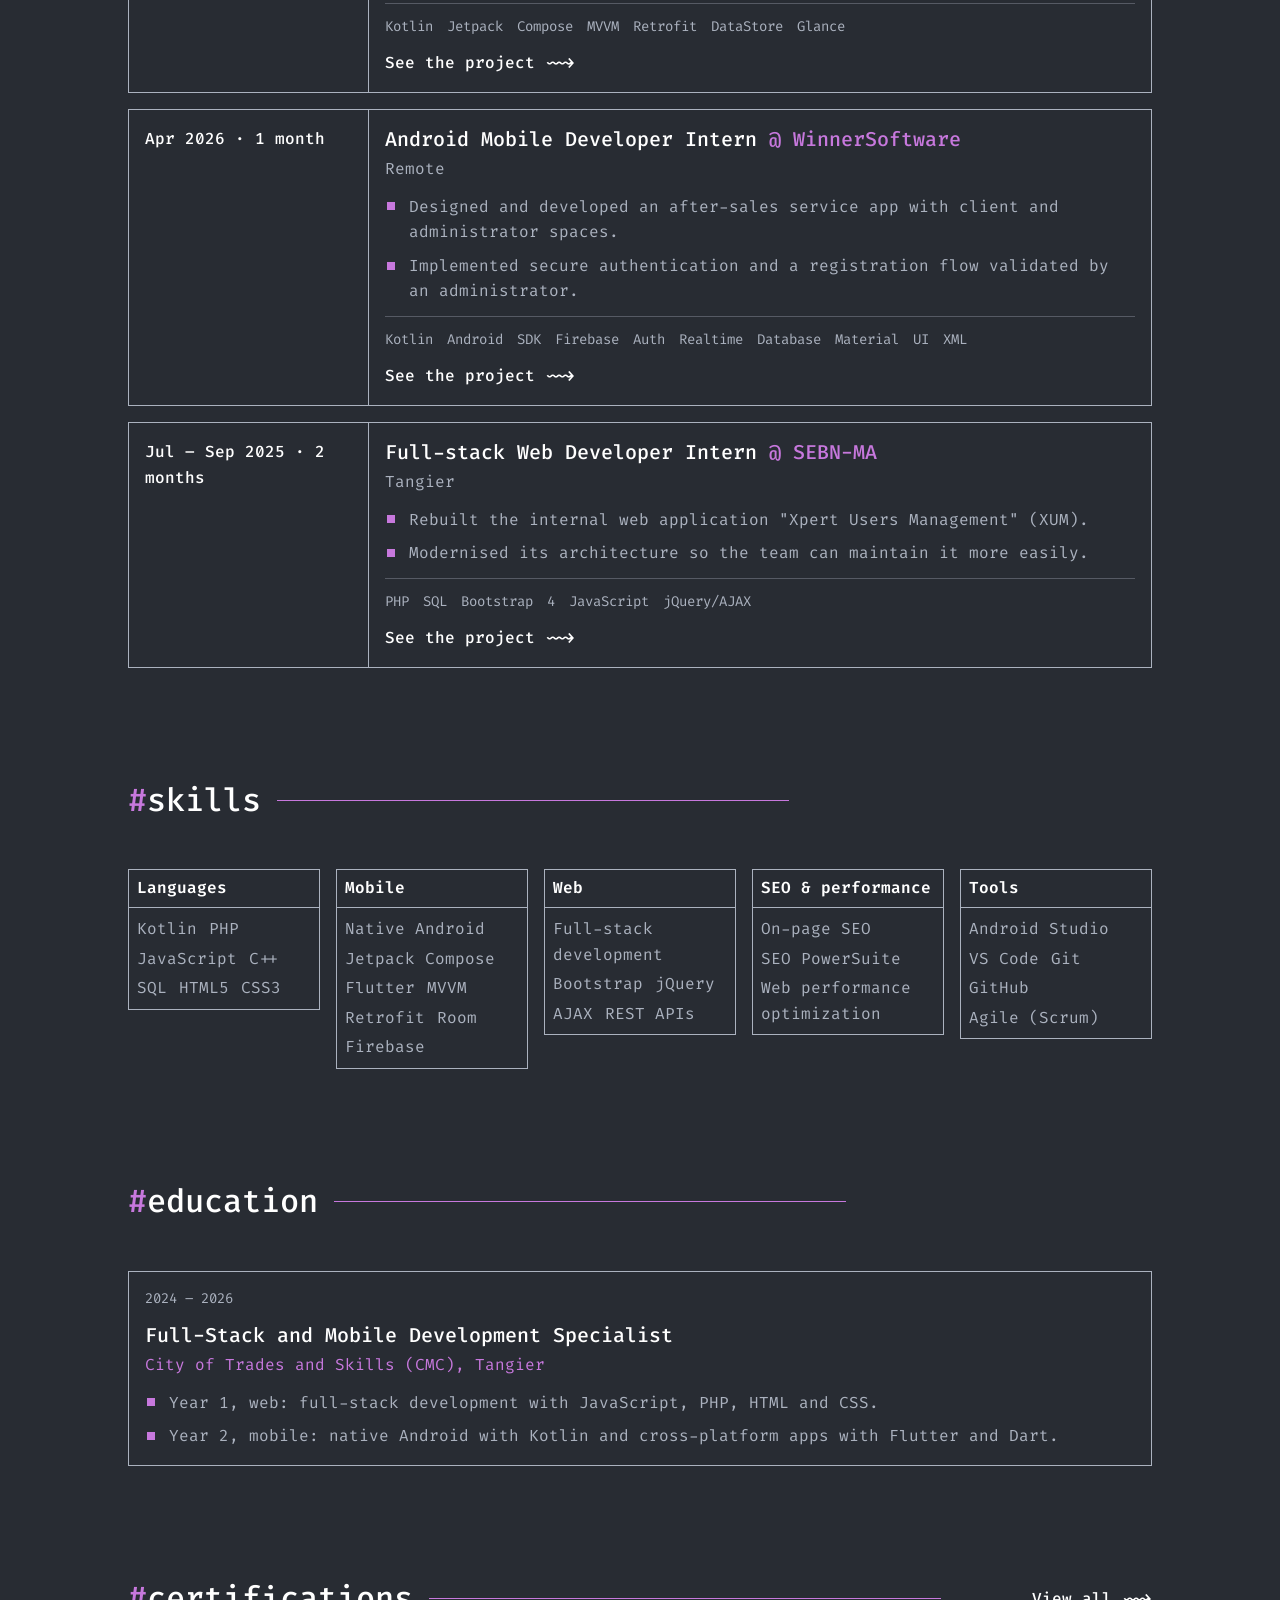
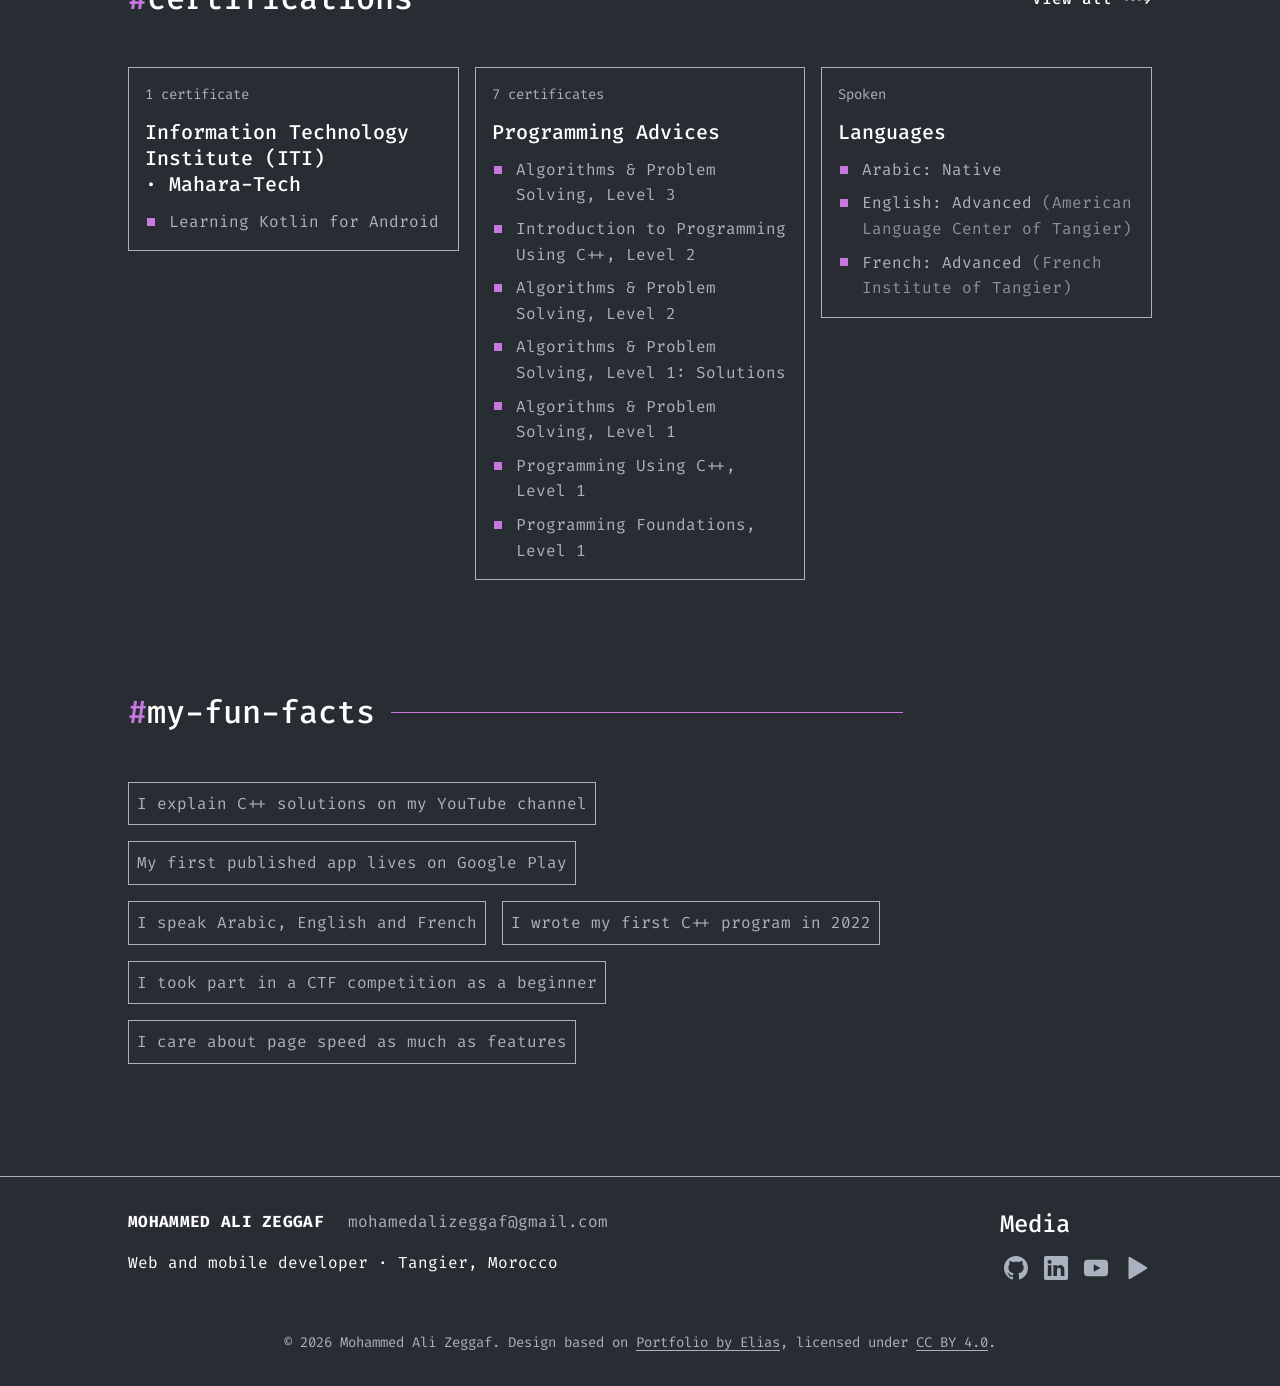
<file: about/index.html>
<!DOCTYPE html>
<html lang="en">
<head>
    <meta charset="UTF-8">
    <meta name="viewport" content="width=device-width, initial-scale=1">
    <title>About me | Mohammed Ali Zeggaf</title>
    <meta name="description" content="Experience, education, certifications and skills of Mohammed Ali Zeggaf, web and mobile developer.">
    <meta name="author" content="Mohammed Ali Zeggaf">
    <meta name="theme-color" content="#282c33">
    <meta name="color-scheme" content="dark">
    <link rel="canonical" href="https://mohammedalizeggaf.github.io/about/">

    <meta property="og:type" content="website">
    <meta property="og:site_name" content="Mohammed Ali Zeggaf">
    <meta property="og:title" content="About me | Mohammed Ali Zeggaf">
    <meta property="og:description" content="Experience, education, certifications and skills of Mohammed Ali Zeggaf, web and mobile developer.">
    <meta property="og:url" content="https://mohammedalizeggaf.github.io/about/">
    <meta property="og:image" content="https://mohammedalizeggaf.github.io/assets/img/me/og.jpg?v=1791884113">
    <meta name="twitter:card" content="summary_large_image">

    <link rel="icon" href="/assets/img/favicon.svg?v=1791880726" type="image/svg+xml">
    <link rel="preload" href="/assets/fonts/fira-code-400.woff2" as="font" type="font/woff2" crossorigin>
    <link rel="stylesheet" href="/assets/css/app.css?v=1791892955">

    <script nonce="static">document.documentElement.classList.add('js');</script>
    <script src="/assets/js/app.js?v=1791886099" defer></script>

    <script type="application/ld+json" nonce="static">{"@context":"https://schema.org","@type":"Person","name":"Mohammed Ali Zeggaf","jobTitle":"Web and mobile developer","url":"https://mohammedalizeggaf.github.io/","image":"https://mohammedalizeggaf.github.io/assets/img/me/og.jpg?v=1791884113","email":"mailto:mohamedalizeggaf@gmail.com","address":{"@type":"PostalAddress","addressLocality":"Tangier","addressCountry":"MA"},"sameAs":["https://github.com/Hfid-Mokhtare","https://www.linkedin.com/in/mohamed-ali-zeggaf/","https://www.youtube.com/@Mohamed_Ali_Plus","https://play.google.com/store/apps/dev?id=8428987656042559407"]}</script>
</head>
<body>
    <a class="skip-link" href="#main">Skip to content</a>

    <aside class="media-rail" aria-label="Social links">
    <span class="media-rail__line"></span>
    <a href="https://github.com/Hfid-Mokhtare" target="_blank" rel="noopener noreferrer" aria-label="GitHub"><svg class="icon" width="22" height="22" viewBox="0 0 16 16" fill="currentColor" aria-hidden="true" focusable="false"><path d="M8 0C3.58 0 0 3.58 0 8c0 3.54 2.29 6.53 5.47 7.59.4.07.55-.17.55-.38 0-.19-.01-.82-.01-1.49-2.01.37-2.53-.49-2.69-.94-.09-.23-.48-.94-.82-1.13-.28-.15-.68-.52-.01-.53.63-.01 1.08.58 1.23.82.72 1.21 1.87.87 2.33.66.07-.52.28-.87.51-1.07-1.78-.2-3.64-.89-3.64-3.95 0-.87.31-1.59.82-2.15-.08-.2-.36-1.02.08-2.12 0 0 .67-.21 2.2.82.64-.18 1.32-.27 2-.27.68 0 1.36.09 2 .27 1.53-1.04 2.2-.82 2.2-.82.44 1.1.16 1.92.08 2.12.51.56.82 1.27.82 2.15 0 3.07-1.87 3.75-3.65 3.95.29.25.54.73.54 1.48 0 1.07-.01 1.93-.01 2.2 0 .21.15.46.55.38A8.013 8.013 0 0 0 16 8c0-4.42-3.58-8-8-8z"/></svg></a>
    <a href="https://www.linkedin.com/in/mohamed-ali-zeggaf/" target="_blank" rel="noopener noreferrer" aria-label="LinkedIn"><svg class="icon" width="22" height="22" viewBox="0 0 16 16" fill="currentColor" aria-hidden="true" focusable="false"><path d="M0 1.146C0 .513.526 0 1.175 0h13.65C15.474 0 16 .513 16 1.146v13.708c0 .633-.526 1.146-1.175 1.146H1.175C.526 16 0 15.487 0 14.854V1.146zm4.943 12.248V6.169H2.542v7.225h2.401zm-1.2-8.212c.837 0 1.358-.554 1.358-1.248-.015-.709-.52-1.248-1.342-1.248-.822 0-1.359.54-1.359 1.248 0 .694.521 1.248 1.327 1.248h.016zm4.908 8.212V9.359c0-.216.016-.432.08-.586.173-.431.568-.878 1.232-.878.869 0 1.216.662 1.216 1.634v3.865h2.401V9.25c0-2.22-1.184-3.252-2.764-3.252-1.274 0-1.845.7-2.165 1.193v.025h-.016a5.54 5.54 0 0 1 .016-.025V6.169h-2.4c.03.678 0 7.225 0 7.225h2.4z"/></svg></a>
    <a href="https://www.youtube.com/@Mohamed_Ali_Plus" target="_blank" rel="noopener noreferrer" aria-label="YouTube"><svg class="icon" width="22" height="22" viewBox="0 0 16 16" fill="currentColor" aria-hidden="true" focusable="false"><path fill-rule="evenodd" d="M2.5 2.5h11A2.5 2.5 0 0 1 16 5v6a2.5 2.5 0 0 1-2.5 2.5h-11A2.5 2.5 0 0 1 0 11V5a2.5 2.5 0 0 1 2.5-2.5zm4 3v5L11 8z"/></svg></a>
    <a href="https://play.google.com/store/apps/dev?id=8428987656042559407" target="_blank" rel="noopener noreferrer" aria-label="Google Play"><svg class="icon" width="22" height="22" viewBox="0 0 16 16" fill="currentColor" aria-hidden="true" focusable="false"><path d="M3 1.2v13.6a.7.7 0 0 0 1.06.6l11-6.8a.7.7 0 0 0 0-1.2l-11-6.8A.7.7 0 0 0 3 1.2z"/></svg></a>
</aside>
    <header class="header" data-header>
    <div class="container header__inner">
        <a class="logo" href="/" aria-label="Mohammed Ali Zeggaf, home">
            Mohammed Ali Zeggaf        </a>

        <button class="header__toggle" type="button" aria-expanded="false" aria-controls="site-nav" data-nav-toggle>
            <span class="visually-hidden">Menu</span>
            <span class="header__toggle-open"><svg class="icon" width="24" height="24" viewBox="0 0 16 16" fill="none" stroke="currentColor" stroke-width="1.5" stroke-linecap="round" stroke-linejoin="round" aria-hidden="true" focusable="false"><path d="M1 4h14M5 12h10"/></svg></span>
            <span class="header__toggle-close"><svg class="icon" width="24" height="24" viewBox="0 0 16 16" fill="none" stroke="currentColor" stroke-width="1.5" stroke-linecap="round" stroke-linejoin="round" aria-hidden="true" focusable="false"><path d="m2 2 12 12M14 2 2 14"/></svg></span>
        </button>

        <nav class="nav" id="site-nav" aria-label="Main" data-nav>
            <ul class="nav__list">
                <li>
                    <a class="nav__link" href="/"><span class="hash">#</span>home</a>
                </li>
                <li>
                    <a class="nav__link" href="/projects/"><span class="hash">#</span>projects</a>
                </li>
                <li>
                    <a class="nav__link" href="/videos/"><span class="hash">#</span>videos</a>
                </li>
                <li>
                    <a class="nav__link" href="/certificates/"><span class="hash">#</span>certificates</a>
                </li>
                <li>
                    <a class="nav__link is-active" href="/about/" aria-current="page"><span class="hash">#</span>about-me</a>
                </li>
                <li>
                    <a class="nav__link" href="/contact/"><span class="hash">#</span>contacts</a>
                </li>
            </ul>

            <ul class="nav__socials">
                <li>
                    <a href="https://github.com/Hfid-Mokhtare" target="_blank" rel="noopener noreferrer" aria-label="GitHub"><svg class="icon" width="28" height="28" viewBox="0 0 16 16" fill="currentColor" aria-hidden="true" focusable="false"><path d="M8 0C3.58 0 0 3.58 0 8c0 3.54 2.29 6.53 5.47 7.59.4.07.55-.17.55-.38 0-.19-.01-.82-.01-1.49-2.01.37-2.53-.49-2.69-.94-.09-.23-.48-.94-.82-1.13-.28-.15-.68-.52-.01-.53.63-.01 1.08.58 1.23.82.72 1.21 1.87.87 2.33.66.07-.52.28-.87.51-1.07-1.78-.2-3.64-.89-3.64-3.95 0-.87.31-1.59.82-2.15-.08-.2-.36-1.02.08-2.12 0 0 .67-.21 2.2.82.64-.18 1.32-.27 2-.27.68 0 1.36.09 2 .27 1.53-1.04 2.2-.82 2.2-.82.44 1.1.16 1.92.08 2.12.51.56.82 1.27.82 2.15 0 3.07-1.87 3.75-3.65 3.95.29.25.54.73.54 1.48 0 1.07-.01 1.93-.01 2.2 0 .21.15.46.55.38A8.013 8.013 0 0 0 16 8c0-4.42-3.58-8-8-8z"/></svg></a>
                </li>
                <li>
                    <a href="https://www.linkedin.com/in/mohamed-ali-zeggaf/" target="_blank" rel="noopener noreferrer" aria-label="LinkedIn"><svg class="icon" width="28" height="28" viewBox="0 0 16 16" fill="currentColor" aria-hidden="true" focusable="false"><path d="M0 1.146C0 .513.526 0 1.175 0h13.65C15.474 0 16 .513 16 1.146v13.708c0 .633-.526 1.146-1.175 1.146H1.175C.526 16 0 15.487 0 14.854V1.146zm4.943 12.248V6.169H2.542v7.225h2.401zm-1.2-8.212c.837 0 1.358-.554 1.358-1.248-.015-.709-.52-1.248-1.342-1.248-.822 0-1.359.54-1.359 1.248 0 .694.521 1.248 1.327 1.248h.016zm4.908 8.212V9.359c0-.216.016-.432.08-.586.173-.431.568-.878 1.232-.878.869 0 1.216.662 1.216 1.634v3.865h2.401V9.25c0-2.22-1.184-3.252-2.764-3.252-1.274 0-1.845.7-2.165 1.193v.025h-.016a5.54 5.54 0 0 1 .016-.025V6.169h-2.4c.03.678 0 7.225 0 7.225h2.4z"/></svg></a>
                </li>
                <li>
                    <a href="https://www.youtube.com/@Mohamed_Ali_Plus" target="_blank" rel="noopener noreferrer" aria-label="YouTube"><svg class="icon" width="28" height="28" viewBox="0 0 16 16" fill="currentColor" aria-hidden="true" focusable="false"><path fill-rule="evenodd" d="M2.5 2.5h11A2.5 2.5 0 0 1 16 5v6a2.5 2.5 0 0 1-2.5 2.5h-11A2.5 2.5 0 0 1 0 11V5a2.5 2.5 0 0 1 2.5-2.5zm4 3v5L11 8z"/></svg></a>
                </li>
                <li>
                    <a href="https://play.google.com/store/apps/dev?id=8428987656042559407" target="_blank" rel="noopener noreferrer" aria-label="Google Play"><svg class="icon" width="28" height="28" viewBox="0 0 16 16" fill="currentColor" aria-hidden="true" focusable="false"><path d="M3 1.2v13.6a.7.7 0 0 0 1.06.6l11-6.8a.7.7 0 0 0 0-1.2l-11-6.8A.7.7 0 0 0 3 1.2z"/></svg></a>
                </li>
            </ul>
        </nav>
    </div>
</header>

    <main id="main">
        <header class="page-title container">
    <h1 class="page-title__text"><span class="hash">/</span>about-me</h1>
    <p class="page-title__subtitle">Who am I?</p>
</header>

<section class="container about about--page">
    <div class="about__text">
        <p>Hello, I&#039;m Mohammed Ali.</p>
        <p>I&#039;m a web and mobile developer from Tangier, Morocco. I build full-stack web applications with PHP and JavaScript, and native Android apps with Kotlin and Jetpack Compose.</p>
        <p>I learn by shipping. At SEBN-MA, I rebuilt an internal platform that manages users and software licences. For Top Software, I developed an after-sales service app with ticketing and an admin panel. And I designed, built and published Sobhaty, my own app, on Google Play.</p>
        <p>Today I work as a freelance developer while continuing my studies. Whatever the project, I care about the same three things: clean code, fast pages and interfaces that feel simple.</p>
        <a class="btn" href="/assets/docs/Mohammed-Ali-Zeggaf-CV.pdf?v=1791891804" download><svg class="icon" width="16" height="16" viewBox="0 0 16 16" fill="none" stroke="currentColor" stroke-width="1.5" stroke-linecap="round" stroke-linejoin="round" aria-hidden="true" focusable="false"><path d="M8 1v9m0 0L4.5 6.5M8 10l3.5-3.5M2 14h12"/></svg> Download CV</a>
    </div>
    <figure class="about__figure">
        <span class="deco deco--dots about__dots-a"></span>
        <span class="deco deco--dots about__dots-b"></span>
        <div class="about__photo">
            <img src="/assets/img/me/about.webp?v=1791880120" alt="Mohammed Ali working on a laptop during a CTF event" width="760" height="732" fetchpriority="high">
        </div>
    </figure>
</section>

<section class="section container has-ghost" id="experience">
    <span class="ghost-text" data-ghost="0.15" aria-hidden="true">experience</span>
    <div class="section-title">
    <h2 class="section-title__text"><span class="hash">#</span>experience</h2>
    <span class="section-title__line"></span>
</div>
    <ol class="timeline">
        <li class="timeline__item reveal">
            <p class="timeline__period">Oct 2026 – Present</p>
            <div class="timeline__body">
                <h3 class="timeline__title">Freelance Web &amp; Mobile Developer <span class="accent">@ Self-employed</span></h3>
                <p class="timeline__place">Tangier · Remote</p>
                <ul class="check-list">
                    <li>Build websites and Android apps for clients, from the first brief to delivery.</li>
                    <li>Keep studying alongside client work.</li>
                </ul>
                <p class="timeline__tech">PHP JavaScript Kotlin Jetpack Compose SEO</p>
            </div>
        </li>
        <li class="timeline__item reveal">
            <p class="timeline__period">Sep – Oct 2026</p>
            <div class="timeline__body">
                <h3 class="timeline__title">Web Developer Intern <span class="accent">@ Hello World</span></h3>
                <p class="timeline__place">Marrakesh</p>
                <ul class="check-list">
                    <li>Built responsive web pages with HTML, CSS, JavaScript and PHP.</li>
                    <li>Applied on-page SEO and improved page speed.</li>
                </ul>
                <p class="timeline__tech">PHP JavaScript HTML/CSS On-page SEO</p>
            </div>
        </li>
        <li class="timeline__item reveal">
            <p class="timeline__period">Jun 2026</p>
            <div class="timeline__body">
                <h3 class="timeline__title">Android Developer <span class="accent">@ Sobhaty</span></h3>
                <p class="timeline__place">Personal project on Google Play</p>
                <ul class="check-list">
                    <li>Designed, built and published a modern, ad-free tasbeeh app.</li>
                    <li>Created a responsive Jetpack Compose interface and an interactive Glance widget.</li>
                </ul>
                <p class="timeline__tech">Kotlin Jetpack Compose MVVM Retrofit DataStore Glance</p>
                <a class="timeline__link" href="/projects/sobhaty/">See the project ~~&gt;</a>
            </div>
        </li>
        <li class="timeline__item reveal">
            <p class="timeline__period">Apr 2026 · 1 month</p>
            <div class="timeline__body">
                <h3 class="timeline__title">Android Mobile Developer Intern <span class="accent">@ WinnerSoftware</span></h3>
                <p class="timeline__place">Remote</p>
                <ul class="check-list">
                    <li>Designed and developed an after-sales service app with client and administrator spaces.</li>
                    <li>Implemented secure authentication and a registration flow validated by an administrator.</li>
                </ul>
                <p class="timeline__tech">Kotlin Android SDK Firebase Auth Realtime Database Material UI XML</p>
                <a class="timeline__link" href="/projects/top-software/">See the project ~~&gt;</a>
            </div>
        </li>
        <li class="timeline__item reveal">
            <p class="timeline__period">Jul – Sep 2025 · 2 months</p>
            <div class="timeline__body">
                <h3 class="timeline__title">Full-stack Web Developer Intern <span class="accent">@ SEBN-MA</span></h3>
                <p class="timeline__place">Tangier</p>
                <ul class="check-list">
                    <li>Rebuilt the internal web application &quot;Xpert Users Management&quot; (XUM).</li>
                    <li>Modernised its architecture so the team can maintain it more easily.</li>
                </ul>
                <p class="timeline__tech">PHP SQL Bootstrap 4 JavaScript jQuery/AJAX</p>
                <a class="timeline__link" href="/projects/xum/">See the project ~~&gt;</a>
            </div>
        </li>
    </ol>
</section>

<section class="section container" id="skills">
    <div class="section-title">
    <h2 class="section-title__text"><span class="hash">#</span>skills</h2>
    <span class="section-title__line"></span>
</div>
    <div class="skills">
    <section class="skill-block reveal">
        <h3 class="skill-block__title">Languages</h3>
        <ul class="skill-block__list">
            <li>Kotlin</li>
            <li>PHP</li>
            <li>JavaScript</li>
            <li>C++</li>
            <li>SQL</li>
            <li>HTML5</li>
            <li>CSS3</li>
        </ul>
    </section>
    <section class="skill-block reveal">
        <h3 class="skill-block__title">Mobile</h3>
        <ul class="skill-block__list">
            <li>Native Android</li>
            <li>Jetpack Compose</li>
            <li>Flutter</li>
            <li>MVVM</li>
            <li>Retrofit</li>
            <li>Room</li>
            <li>Firebase</li>
        </ul>
    </section>
    <section class="skill-block reveal">
        <h3 class="skill-block__title">Web</h3>
        <ul class="skill-block__list">
            <li>Full-stack development</li>
            <li>Bootstrap</li>
            <li>jQuery</li>
            <li>AJAX</li>
            <li>REST APIs</li>
        </ul>
    </section>
    <section class="skill-block reveal">
        <h3 class="skill-block__title">SEO &amp; performance</h3>
        <ul class="skill-block__list">
            <li>On-page SEO</li>
            <li>SEO PowerSuite</li>
            <li>Web performance optimization</li>
        </ul>
    </section>
    <section class="skill-block reveal">
        <h3 class="skill-block__title">Tools</h3>
        <ul class="skill-block__list">
            <li>Android Studio</li>
            <li>VS Code</li>
            <li>Git</li>
            <li>GitHub</li>
            <li>Agile (Scrum)</li>
        </ul>
    </section>
</div>
</section>

<section class="section container" id="education">
    <div class="section-title">
    <h2 class="section-title__text"><span class="hash">#</span>education</h2>
    <span class="section-title__line"></span>
</div>
    <div class="info-grid">
        <article class="info-card info-card--wide reveal">
            <p class="info-card__label">2024 – 2026</p>
            <h3 class="info-card__title">Full-Stack and Mobile Development Specialist</h3>
            <p class="info-card__sub">City of Trades and Skills (CMC), Tangier</p>
            <ul class="check-list">
                <li>Year 1, web: full-stack development with JavaScript, PHP, HTML and CSS.</li>
                <li>Year 2, mobile: native Android with Kotlin and cross-platform apps with Flutter and Dart.</li>
            </ul>
        </article>
    </div>
</section>

<section class="section container" id="certifications">
    <div class="section-title">
    <h2 class="section-title__text"><span class="hash">#</span>certifications</h2>
    <span class="section-title__line"></span>
    <a class="section-title__link" href="/certificates/">View all ~~&gt;</a>
</div>
    <div class="info-grid">
        <article class="info-card reveal">
            <p class="info-card__label">1 certificate</p>
            <h3 class="info-card__title">Information Technology Institute (ITI) · Mahara-Tech</h3>
            <ul class="check-list">
                <li>Learning Kotlin for Android</li>
            </ul>
        </article>
        <article class="info-card reveal">
            <p class="info-card__label">7 certificates</p>
            <h3 class="info-card__title">Programming Advices</h3>
            <ul class="check-list">
                <li>Algorithms &amp; Problem Solving, Level 3</li>
                <li>Introduction to Programming Using C++, Level 2</li>
                <li>Algorithms &amp; Problem Solving, Level 2</li>
                <li>Algorithms &amp; Problem Solving, Level 1: Solutions</li>
                <li>Algorithms &amp; Problem Solving, Level 1</li>
                <li>Programming Using C++, Level 1</li>
                <li>Programming Foundations, Level 1</li>
            </ul>
        </article>
        <article class="info-card reveal">
            <p class="info-card__label">Spoken</p>
            <h3 class="info-card__title">Languages</h3>
            <ul class="check-list">
                <li>Arabic: Native</li>
                <li>English: Advanced <span class="muted">(American Language Center of Tangier)</span></li>
                <li>French: Advanced <span class="muted">(French Institute of Tangier)</span></li>
            </ul>
        </article>
    </div>
</section>

<section class="section container" id="my-fun-facts">
    <div class="section-title">
    <h2 class="section-title__text"><span class="hash">#</span>my-fun-facts</h2>
    <span class="section-title__line"></span>
</div>
    <ul class="facts">
        <li class="reveal">I explain C++ solutions on my YouTube channel</li>
        <li class="reveal">My first published app lives on Google Play</li>
        <li class="reveal">I speak Arabic, English and French</li>
        <li class="reveal">I wrote my first C++ program in 2022</li>
        <li class="reveal">I took part in a CTF competition as a beginner</li>
        <li class="reveal">I care about page speed as much as features</li>
    </ul>
</section>
    </main>

    <footer class="footer">
    <div class="container">
        <div class="footer__top">
            <div>
                <div class="footer__identity">
                    <a class="logo" href="/">
                        Mohammed Ali Zeggaf                    </a>
                    <a class="footer__email" href="mailto:mohamedalizeggaf@gmail.com">mohamedalizeggaf@gmail.com</a>
                </div>
                <p class="footer__role">Web and mobile developer · Tangier, Morocco</p>
            </div>

            <div>
                <h2 class="footer__heading">Media</h2>
                <ul class="footer__socials">
                    <li>
                        <a href="https://github.com/Hfid-Mokhtare" target="_blank" rel="noopener noreferrer" aria-label="GitHub"><svg class="icon" width="24" height="24" viewBox="0 0 16 16" fill="currentColor" aria-hidden="true" focusable="false"><path d="M8 0C3.58 0 0 3.58 0 8c0 3.54 2.29 6.53 5.47 7.59.4.07.55-.17.55-.38 0-.19-.01-.82-.01-1.49-2.01.37-2.53-.49-2.69-.94-.09-.23-.48-.94-.82-1.13-.28-.15-.68-.52-.01-.53.63-.01 1.08.58 1.23.82.72 1.21 1.87.87 2.33.66.07-.52.28-.87.51-1.07-1.78-.2-3.64-.89-3.64-3.95 0-.87.31-1.59.82-2.15-.08-.2-.36-1.02.08-2.12 0 0 .67-.21 2.2.82.64-.18 1.32-.27 2-.27.68 0 1.36.09 2 .27 1.53-1.04 2.2-.82 2.2-.82.44 1.1.16 1.92.08 2.12.51.56.82 1.27.82 2.15 0 3.07-1.87 3.75-3.65 3.95.29.25.54.73.54 1.48 0 1.07-.01 1.93-.01 2.2 0 .21.15.46.55.38A8.013 8.013 0 0 0 16 8c0-4.42-3.58-8-8-8z"/></svg></a>
                    </li>
                    <li>
                        <a href="https://www.linkedin.com/in/mohamed-ali-zeggaf/" target="_blank" rel="noopener noreferrer" aria-label="LinkedIn"><svg class="icon" width="24" height="24" viewBox="0 0 16 16" fill="currentColor" aria-hidden="true" focusable="false"><path d="M0 1.146C0 .513.526 0 1.175 0h13.65C15.474 0 16 .513 16 1.146v13.708c0 .633-.526 1.146-1.175 1.146H1.175C.526 16 0 15.487 0 14.854V1.146zm4.943 12.248V6.169H2.542v7.225h2.401zm-1.2-8.212c.837 0 1.358-.554 1.358-1.248-.015-.709-.52-1.248-1.342-1.248-.822 0-1.359.54-1.359 1.248 0 .694.521 1.248 1.327 1.248h.016zm4.908 8.212V9.359c0-.216.016-.432.08-.586.173-.431.568-.878 1.232-.878.869 0 1.216.662 1.216 1.634v3.865h2.401V9.25c0-2.22-1.184-3.252-2.764-3.252-1.274 0-1.845.7-2.165 1.193v.025h-.016a5.54 5.54 0 0 1 .016-.025V6.169h-2.4c.03.678 0 7.225 0 7.225h2.4z"/></svg></a>
                    </li>
                    <li>
                        <a href="https://www.youtube.com/@Mohamed_Ali_Plus" target="_blank" rel="noopener noreferrer" aria-label="YouTube"><svg class="icon" width="24" height="24" viewBox="0 0 16 16" fill="currentColor" aria-hidden="true" focusable="false"><path fill-rule="evenodd" d="M2.5 2.5h11A2.5 2.5 0 0 1 16 5v6a2.5 2.5 0 0 1-2.5 2.5h-11A2.5 2.5 0 0 1 0 11V5a2.5 2.5 0 0 1 2.5-2.5zm4 3v5L11 8z"/></svg></a>
                    </li>
                    <li>
                        <a href="https://play.google.com/store/apps/dev?id=8428987656042559407" target="_blank" rel="noopener noreferrer" aria-label="Google Play"><svg class="icon" width="24" height="24" viewBox="0 0 16 16" fill="currentColor" aria-hidden="true" focusable="false"><path d="M3 1.2v13.6a.7.7 0 0 0 1.06.6l11-6.8a.7.7 0 0 0 0-1.2l-11-6.8A.7.7 0 0 0 3 1.2z"/></svg></a>
                    </li>
                </ul>
            </div>
        </div>

        <p class="footer__copy">
            © 2026 Mohammed Ali Zeggaf.
            Design based on <a href="https://www.figma.com/community/file/1164933568884615740" target="_blank" rel="noopener noreferrer">Portfolio by Elias</a>,
            licensed under <a href="https://creativecommons.org/licenses/by/4.0/" target="_blank" rel="noopener noreferrer license">CC BY 4.0</a>.
        </p>
    </div>
</footer>
</body>
</html>
</file>
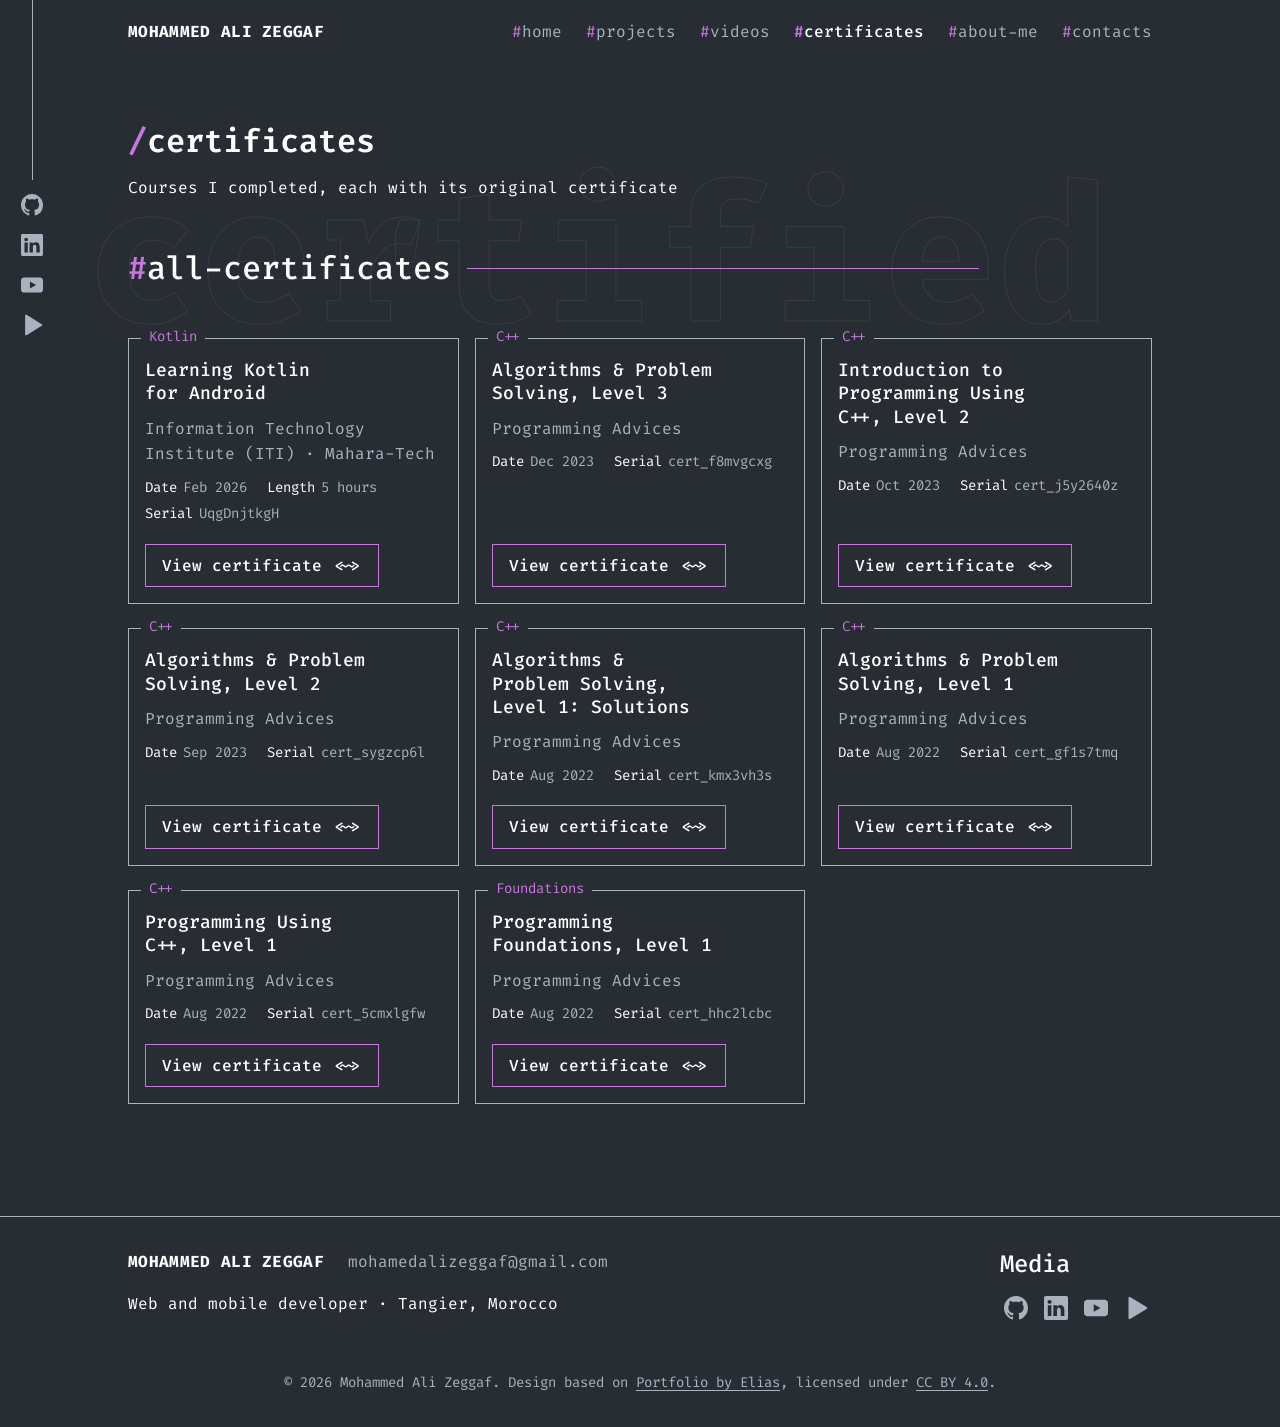
<file: certificates/index.html>
<!DOCTYPE html>
<html lang="en">
<head>
    <meta charset="UTF-8">
    <meta name="viewport" content="width=device-width, initial-scale=1">
    <title>Certificates | Mohammed Ali Zeggaf</title>
    <meta name="description" content="Certificates earned by Mohammed Ali Zeggaf in C++, algorithms, problem solving and Kotlin for Android.">
    <meta name="author" content="Mohammed Ali Zeggaf">
    <meta name="theme-color" content="#282c33">
    <meta name="color-scheme" content="dark">
    <link rel="canonical" href="https://mohammedalizeggaf.github.io/certificates/">

    <meta property="og:type" content="website">
    <meta property="og:site_name" content="Mohammed Ali Zeggaf">
    <meta property="og:title" content="Certificates | Mohammed Ali Zeggaf">
    <meta property="og:description" content="Certificates earned by Mohammed Ali Zeggaf in C++, algorithms, problem solving and Kotlin for Android.">
    <meta property="og:url" content="https://mohammedalizeggaf.github.io/certificates/">
    <meta property="og:image" content="https://mohammedalizeggaf.github.io/assets/img/me/og.jpg?v=1791884113">
    <meta name="twitter:card" content="summary_large_image">

    <link rel="icon" href="/assets/img/favicon.svg?v=1791880726" type="image/svg+xml">
    <link rel="preload" href="/assets/fonts/fira-code-400.woff2" as="font" type="font/woff2" crossorigin>
    <link rel="stylesheet" href="/assets/css/app.css?v=1791892955">

    <script nonce="static">document.documentElement.classList.add('js');</script>
    <script src="/assets/js/app.js?v=1791886099" defer></script>

    <script type="application/ld+json" nonce="static">{"@context":"https://schema.org","@type":"Person","name":"Mohammed Ali Zeggaf","jobTitle":"Web and mobile developer","url":"https://mohammedalizeggaf.github.io/","image":"https://mohammedalizeggaf.github.io/assets/img/me/og.jpg?v=1791884113","email":"mailto:mohamedalizeggaf@gmail.com","address":{"@type":"PostalAddress","addressLocality":"Tangier","addressCountry":"MA"},"sameAs":["https://github.com/Hfid-Mokhtare","https://www.linkedin.com/in/mohamed-ali-zeggaf/","https://www.youtube.com/@Mohamed_Ali_Plus","https://play.google.com/store/apps/dev?id=8428987656042559407"]}</script>
</head>
<body>
    <a class="skip-link" href="#main">Skip to content</a>

    <aside class="media-rail" aria-label="Social links">
    <span class="media-rail__line"></span>
    <a href="https://github.com/Hfid-Mokhtare" target="_blank" rel="noopener noreferrer" aria-label="GitHub"><svg class="icon" width="22" height="22" viewBox="0 0 16 16" fill="currentColor" aria-hidden="true" focusable="false"><path d="M8 0C3.58 0 0 3.58 0 8c0 3.54 2.29 6.53 5.47 7.59.4.07.55-.17.55-.38 0-.19-.01-.82-.01-1.49-2.01.37-2.53-.49-2.69-.94-.09-.23-.48-.94-.82-1.13-.28-.15-.68-.52-.01-.53.63-.01 1.08.58 1.23.82.72 1.21 1.87.87 2.33.66.07-.52.28-.87.51-1.07-1.78-.2-3.64-.89-3.64-3.95 0-.87.31-1.59.82-2.15-.08-.2-.36-1.02.08-2.12 0 0 .67-.21 2.2.82.64-.18 1.32-.27 2-.27.68 0 1.36.09 2 .27 1.53-1.04 2.2-.82 2.2-.82.44 1.1.16 1.92.08 2.12.51.56.82 1.27.82 2.15 0 3.07-1.87 3.75-3.65 3.95.29.25.54.73.54 1.48 0 1.07-.01 1.93-.01 2.2 0 .21.15.46.55.38A8.013 8.013 0 0 0 16 8c0-4.42-3.58-8-8-8z"/></svg></a>
    <a href="https://www.linkedin.com/in/mohamed-ali-zeggaf/" target="_blank" rel="noopener noreferrer" aria-label="LinkedIn"><svg class="icon" width="22" height="22" viewBox="0 0 16 16" fill="currentColor" aria-hidden="true" focusable="false"><path d="M0 1.146C0 .513.526 0 1.175 0h13.65C15.474 0 16 .513 16 1.146v13.708c0 .633-.526 1.146-1.175 1.146H1.175C.526 16 0 15.487 0 14.854V1.146zm4.943 12.248V6.169H2.542v7.225h2.401zm-1.2-8.212c.837 0 1.358-.554 1.358-1.248-.015-.709-.52-1.248-1.342-1.248-.822 0-1.359.54-1.359 1.248 0 .694.521 1.248 1.327 1.248h.016zm4.908 8.212V9.359c0-.216.016-.432.08-.586.173-.431.568-.878 1.232-.878.869 0 1.216.662 1.216 1.634v3.865h2.401V9.25c0-2.22-1.184-3.252-2.764-3.252-1.274 0-1.845.7-2.165 1.193v.025h-.016a5.54 5.54 0 0 1 .016-.025V6.169h-2.4c.03.678 0 7.225 0 7.225h2.4z"/></svg></a>
    <a href="https://www.youtube.com/@Mohamed_Ali_Plus" target="_blank" rel="noopener noreferrer" aria-label="YouTube"><svg class="icon" width="22" height="22" viewBox="0 0 16 16" fill="currentColor" aria-hidden="true" focusable="false"><path fill-rule="evenodd" d="M2.5 2.5h11A2.5 2.5 0 0 1 16 5v6a2.5 2.5 0 0 1-2.5 2.5h-11A2.5 2.5 0 0 1 0 11V5a2.5 2.5 0 0 1 2.5-2.5zm4 3v5L11 8z"/></svg></a>
    <a href="https://play.google.com/store/apps/dev?id=8428987656042559407" target="_blank" rel="noopener noreferrer" aria-label="Google Play"><svg class="icon" width="22" height="22" viewBox="0 0 16 16" fill="currentColor" aria-hidden="true" focusable="false"><path d="M3 1.2v13.6a.7.7 0 0 0 1.06.6l11-6.8a.7.7 0 0 0 0-1.2l-11-6.8A.7.7 0 0 0 3 1.2z"/></svg></a>
</aside>
    <header class="header" data-header>
    <div class="container header__inner">
        <a class="logo" href="/" aria-label="Mohammed Ali Zeggaf, home">
            Mohammed Ali Zeggaf        </a>

        <button class="header__toggle" type="button" aria-expanded="false" aria-controls="site-nav" data-nav-toggle>
            <span class="visually-hidden">Menu</span>
            <span class="header__toggle-open"><svg class="icon" width="24" height="24" viewBox="0 0 16 16" fill="none" stroke="currentColor" stroke-width="1.5" stroke-linecap="round" stroke-linejoin="round" aria-hidden="true" focusable="false"><path d="M1 4h14M5 12h10"/></svg></span>
            <span class="header__toggle-close"><svg class="icon" width="24" height="24" viewBox="0 0 16 16" fill="none" stroke="currentColor" stroke-width="1.5" stroke-linecap="round" stroke-linejoin="round" aria-hidden="true" focusable="false"><path d="m2 2 12 12M14 2 2 14"/></svg></span>
        </button>

        <nav class="nav" id="site-nav" aria-label="Main" data-nav>
            <ul class="nav__list">
                <li>
                    <a class="nav__link" href="/"><span class="hash">#</span>home</a>
                </li>
                <li>
                    <a class="nav__link" href="/projects/"><span class="hash">#</span>projects</a>
                </li>
                <li>
                    <a class="nav__link" href="/videos/"><span class="hash">#</span>videos</a>
                </li>
                <li>
                    <a class="nav__link is-active" href="/certificates/" aria-current="page"><span class="hash">#</span>certificates</a>
                </li>
                <li>
                    <a class="nav__link" href="/about/"><span class="hash">#</span>about-me</a>
                </li>
                <li>
                    <a class="nav__link" href="/contact/"><span class="hash">#</span>contacts</a>
                </li>
            </ul>

            <ul class="nav__socials">
                <li>
                    <a href="https://github.com/Hfid-Mokhtare" target="_blank" rel="noopener noreferrer" aria-label="GitHub"><svg class="icon" width="28" height="28" viewBox="0 0 16 16" fill="currentColor" aria-hidden="true" focusable="false"><path d="M8 0C3.58 0 0 3.58 0 8c0 3.54 2.29 6.53 5.47 7.59.4.07.55-.17.55-.38 0-.19-.01-.82-.01-1.49-2.01.37-2.53-.49-2.69-.94-.09-.23-.48-.94-.82-1.13-.28-.15-.68-.52-.01-.53.63-.01 1.08.58 1.23.82.72 1.21 1.87.87 2.33.66.07-.52.28-.87.51-1.07-1.78-.2-3.64-.89-3.64-3.95 0-.87.31-1.59.82-2.15-.08-.2-.36-1.02.08-2.12 0 0 .67-.21 2.2.82.64-.18 1.32-.27 2-.27.68 0 1.36.09 2 .27 1.53-1.04 2.2-.82 2.2-.82.44 1.1.16 1.92.08 2.12.51.56.82 1.27.82 2.15 0 3.07-1.87 3.75-3.65 3.95.29.25.54.73.54 1.48 0 1.07-.01 1.93-.01 2.2 0 .21.15.46.55.38A8.013 8.013 0 0 0 16 8c0-4.42-3.58-8-8-8z"/></svg></a>
                </li>
                <li>
                    <a href="https://www.linkedin.com/in/mohamed-ali-zeggaf/" target="_blank" rel="noopener noreferrer" aria-label="LinkedIn"><svg class="icon" width="28" height="28" viewBox="0 0 16 16" fill="currentColor" aria-hidden="true" focusable="false"><path d="M0 1.146C0 .513.526 0 1.175 0h13.65C15.474 0 16 .513 16 1.146v13.708c0 .633-.526 1.146-1.175 1.146H1.175C.526 16 0 15.487 0 14.854V1.146zm4.943 12.248V6.169H2.542v7.225h2.401zm-1.2-8.212c.837 0 1.358-.554 1.358-1.248-.015-.709-.52-1.248-1.342-1.248-.822 0-1.359.54-1.359 1.248 0 .694.521 1.248 1.327 1.248h.016zm4.908 8.212V9.359c0-.216.016-.432.08-.586.173-.431.568-.878 1.232-.878.869 0 1.216.662 1.216 1.634v3.865h2.401V9.25c0-2.22-1.184-3.252-2.764-3.252-1.274 0-1.845.7-2.165 1.193v.025h-.016a5.54 5.54 0 0 1 .016-.025V6.169h-2.4c.03.678 0 7.225 0 7.225h2.4z"/></svg></a>
                </li>
                <li>
                    <a href="https://www.youtube.com/@Mohamed_Ali_Plus" target="_blank" rel="noopener noreferrer" aria-label="YouTube"><svg class="icon" width="28" height="28" viewBox="0 0 16 16" fill="currentColor" aria-hidden="true" focusable="false"><path fill-rule="evenodd" d="M2.5 2.5h11A2.5 2.5 0 0 1 16 5v6a2.5 2.5 0 0 1-2.5 2.5h-11A2.5 2.5 0 0 1 0 11V5a2.5 2.5 0 0 1 2.5-2.5zm4 3v5L11 8z"/></svg></a>
                </li>
                <li>
                    <a href="https://play.google.com/store/apps/dev?id=8428987656042559407" target="_blank" rel="noopener noreferrer" aria-label="Google Play"><svg class="icon" width="28" height="28" viewBox="0 0 16 16" fill="currentColor" aria-hidden="true" focusable="false"><path d="M3 1.2v13.6a.7.7 0 0 0 1.06.6l11-6.8a.7.7 0 0 0 0-1.2l-11-6.8A.7.7 0 0 0 3 1.2z"/></svg></a>
                </li>
            </ul>
        </nav>
    </div>
</header>

    <main id="main">
        <header class="page-title container">
    <h1 class="page-title__text"><span class="hash">/</span>certificates</h1>
    <p class="page-title__subtitle">Courses I completed, each with its original certificate</p>
</header>

<section class="section section--tight container has-ghost">
    <span class="ghost-text" data-ghost="-0.12" aria-hidden="true">certified</span>
    <div class="section-title">
    <h2 class="section-title__text"><span class="hash">#</span>all-certificates</h2>
    <span class="section-title__line"></span>
</div>

    <ul class="cert-grid">
        <li class="cert reveal">
            <p class="cert__topic">Kotlin</p>
            <h2 class="cert__title">Learning Kotlin for Android</h2>
            <p class="cert__issuer">Information Technology Institute (ITI) · Mahara-Tech</p>
            <dl class="cert__meta">
                <div><dt>Date</dt><dd><time datetime="2026-02-10">Feb 2026</time></dd></div>
                <div><dt>Length</dt><dd>5 hours</dd></div>
                <div><dt>Serial</dt><dd>UqgDnjtkgH</dd></div>
            </dl>
            <a class="btn" href="/assets/docs/certificates/learning-kotlin-for-android.pdf?v=1791884101" target="_blank" rel="noopener">View certificate &lt;~&gt;</a>
        </li>
        <li class="cert reveal">
            <p class="cert__topic">C++</p>
            <h2 class="cert__title">Algorithms &amp; Problem Solving, Level 3</h2>
            <p class="cert__issuer">Programming Advices</p>
            <dl class="cert__meta">
                <div><dt>Date</dt><dd><time datetime="2023-12-16">Dec 2023</time></dd></div>
                <div><dt>Serial</dt><dd>cert_f8mvgcxg</dd></div>
            </dl>
            <a class="btn" href="/assets/docs/certificates/algorithms-problem-solving-level-3.pdf?v=1791884101" target="_blank" rel="noopener">View certificate &lt;~&gt;</a>
        </li>
        <li class="cert reveal">
            <p class="cert__topic">C++</p>
            <h2 class="cert__title">Introduction to Programming Using C++, Level 2</h2>
            <p class="cert__issuer">Programming Advices</p>
            <dl class="cert__meta">
                <div><dt>Date</dt><dd><time datetime="2023-10-02">Oct 2023</time></dd></div>
                <div><dt>Serial</dt><dd>cert_j5y2640z</dd></div>
            </dl>
            <a class="btn" href="/assets/docs/certificates/programming-using-cpp-level-2.pdf?v=1791884100" target="_blank" rel="noopener">View certificate &lt;~&gt;</a>
        </li>
        <li class="cert reveal">
            <p class="cert__topic">C++</p>
            <h2 class="cert__title">Algorithms &amp; Problem Solving, Level 2</h2>
            <p class="cert__issuer">Programming Advices</p>
            <dl class="cert__meta">
                <div><dt>Date</dt><dd><time datetime="2023-09-08">Sep 2023</time></dd></div>
                <div><dt>Serial</dt><dd>cert_sygzcp6l</dd></div>
            </dl>
            <a class="btn" href="/assets/docs/certificates/algorithms-problem-solving-level-2.pdf?v=1791884100" target="_blank" rel="noopener">View certificate &lt;~&gt;</a>
        </li>
        <li class="cert reveal">
            <p class="cert__topic">C++</p>
            <h2 class="cert__title">Algorithms &amp; Problem Solving, Level 1: Solutions</h2>
            <p class="cert__issuer">Programming Advices</p>
            <dl class="cert__meta">
                <div><dt>Date</dt><dd><time datetime="2022-08-24">Aug 2022</time></dd></div>
                <div><dt>Serial</dt><dd>cert_kmx3vh3s</dd></div>
            </dl>
            <a class="btn" href="/assets/docs/certificates/algorithms-problem-solving-level-1-solutions.pdf?v=1791884100" target="_blank" rel="noopener">View certificate &lt;~&gt;</a>
        </li>
        <li class="cert reveal">
            <p class="cert__topic">C++</p>
            <h2 class="cert__title">Algorithms &amp; Problem Solving, Level 1</h2>
            <p class="cert__issuer">Programming Advices</p>
            <dl class="cert__meta">
                <div><dt>Date</dt><dd><time datetime="2022-08-12">Aug 2022</time></dd></div>
                <div><dt>Serial</dt><dd>cert_gf1s7tmq</dd></div>
            </dl>
            <a class="btn" href="/assets/docs/certificates/algorithms-problem-solving-level-1.pdf?v=1791884100" target="_blank" rel="noopener">View certificate &lt;~&gt;</a>
        </li>
        <li class="cert reveal">
            <p class="cert__topic">C++</p>
            <h2 class="cert__title">Programming Using C++, Level 1</h2>
            <p class="cert__issuer">Programming Advices</p>
            <dl class="cert__meta">
                <div><dt>Date</dt><dd><time datetime="2022-08-12">Aug 2022</time></dd></div>
                <div><dt>Serial</dt><dd>cert_5cmxlgfw</dd></div>
            </dl>
            <a class="btn" href="/assets/docs/certificates/programming-using-cpp-level-1.pdf?v=1791884100" target="_blank" rel="noopener">View certificate &lt;~&gt;</a>
        </li>
        <li class="cert reveal">
            <p class="cert__topic">Foundations</p>
            <h2 class="cert__title">Programming Foundations, Level 1</h2>
            <p class="cert__issuer">Programming Advices</p>
            <dl class="cert__meta">
                <div><dt>Date</dt><dd><time datetime="2022-08-12">Aug 2022</time></dd></div>
                <div><dt>Serial</dt><dd>cert_hhc2lcbc</dd></div>
            </dl>
            <a class="btn" href="/assets/docs/certificates/programming-foundations-level-1.pdf?v=1791884100" target="_blank" rel="noopener">View certificate &lt;~&gt;</a>
        </li>
    </ul>
</section>
    </main>

    <footer class="footer">
    <div class="container">
        <div class="footer__top">
            <div>
                <div class="footer__identity">
                    <a class="logo" href="/">
                        Mohammed Ali Zeggaf                    </a>
                    <a class="footer__email" href="mailto:mohamedalizeggaf@gmail.com">mohamedalizeggaf@gmail.com</a>
                </div>
                <p class="footer__role">Web and mobile developer · Tangier, Morocco</p>
            </div>

            <div>
                <h2 class="footer__heading">Media</h2>
                <ul class="footer__socials">
                    <li>
                        <a href="https://github.com/Hfid-Mokhtare" target="_blank" rel="noopener noreferrer" aria-label="GitHub"><svg class="icon" width="24" height="24" viewBox="0 0 16 16" fill="currentColor" aria-hidden="true" focusable="false"><path d="M8 0C3.58 0 0 3.58 0 8c0 3.54 2.29 6.53 5.47 7.59.4.07.55-.17.55-.38 0-.19-.01-.82-.01-1.49-2.01.37-2.53-.49-2.69-.94-.09-.23-.48-.94-.82-1.13-.28-.15-.68-.52-.01-.53.63-.01 1.08.58 1.23.82.72 1.21 1.87.87 2.33.66.07-.52.28-.87.51-1.07-1.78-.2-3.64-.89-3.64-3.95 0-.87.31-1.59.82-2.15-.08-.2-.36-1.02.08-2.12 0 0 .67-.21 2.2.82.64-.18 1.32-.27 2-.27.68 0 1.36.09 2 .27 1.53-1.04 2.2-.82 2.2-.82.44 1.1.16 1.92.08 2.12.51.56.82 1.27.82 2.15 0 3.07-1.87 3.75-3.65 3.95.29.25.54.73.54 1.48 0 1.07-.01 1.93-.01 2.2 0 .21.15.46.55.38A8.013 8.013 0 0 0 16 8c0-4.42-3.58-8-8-8z"/></svg></a>
                    </li>
                    <li>
                        <a href="https://www.linkedin.com/in/mohamed-ali-zeggaf/" target="_blank" rel="noopener noreferrer" aria-label="LinkedIn"><svg class="icon" width="24" height="24" viewBox="0 0 16 16" fill="currentColor" aria-hidden="true" focusable="false"><path d="M0 1.146C0 .513.526 0 1.175 0h13.65C15.474 0 16 .513 16 1.146v13.708c0 .633-.526 1.146-1.175 1.146H1.175C.526 16 0 15.487 0 14.854V1.146zm4.943 12.248V6.169H2.542v7.225h2.401zm-1.2-8.212c.837 0 1.358-.554 1.358-1.248-.015-.709-.52-1.248-1.342-1.248-.822 0-1.359.54-1.359 1.248 0 .694.521 1.248 1.327 1.248h.016zm4.908 8.212V9.359c0-.216.016-.432.08-.586.173-.431.568-.878 1.232-.878.869 0 1.216.662 1.216 1.634v3.865h2.401V9.25c0-2.22-1.184-3.252-2.764-3.252-1.274 0-1.845.7-2.165 1.193v.025h-.016a5.54 5.54 0 0 1 .016-.025V6.169h-2.4c.03.678 0 7.225 0 7.225h2.4z"/></svg></a>
                    </li>
                    <li>
                        <a href="https://www.youtube.com/@Mohamed_Ali_Plus" target="_blank" rel="noopener noreferrer" aria-label="YouTube"><svg class="icon" width="24" height="24" viewBox="0 0 16 16" fill="currentColor" aria-hidden="true" focusable="false"><path fill-rule="evenodd" d="M2.5 2.5h11A2.5 2.5 0 0 1 16 5v6a2.5 2.5 0 0 1-2.5 2.5h-11A2.5 2.5 0 0 1 0 11V5a2.5 2.5 0 0 1 2.5-2.5zm4 3v5L11 8z"/></svg></a>
                    </li>
                    <li>
                        <a href="https://play.google.com/store/apps/dev?id=8428987656042559407" target="_blank" rel="noopener noreferrer" aria-label="Google Play"><svg class="icon" width="24" height="24" viewBox="0 0 16 16" fill="currentColor" aria-hidden="true" focusable="false"><path d="M3 1.2v13.6a.7.7 0 0 0 1.06.6l11-6.8a.7.7 0 0 0 0-1.2l-11-6.8A.7.7 0 0 0 3 1.2z"/></svg></a>
                    </li>
                </ul>
            </div>
        </div>

        <p class="footer__copy">
            © 2026 Mohammed Ali Zeggaf.
            Design based on <a href="https://www.figma.com/community/file/1164933568884615740" target="_blank" rel="noopener noreferrer">Portfolio by Elias</a>,
            licensed under <a href="https://creativecommons.org/licenses/by/4.0/" target="_blank" rel="noopener noreferrer license">CC BY 4.0</a>.
        </p>
    </div>
</footer>
</body>
</html>
</file>
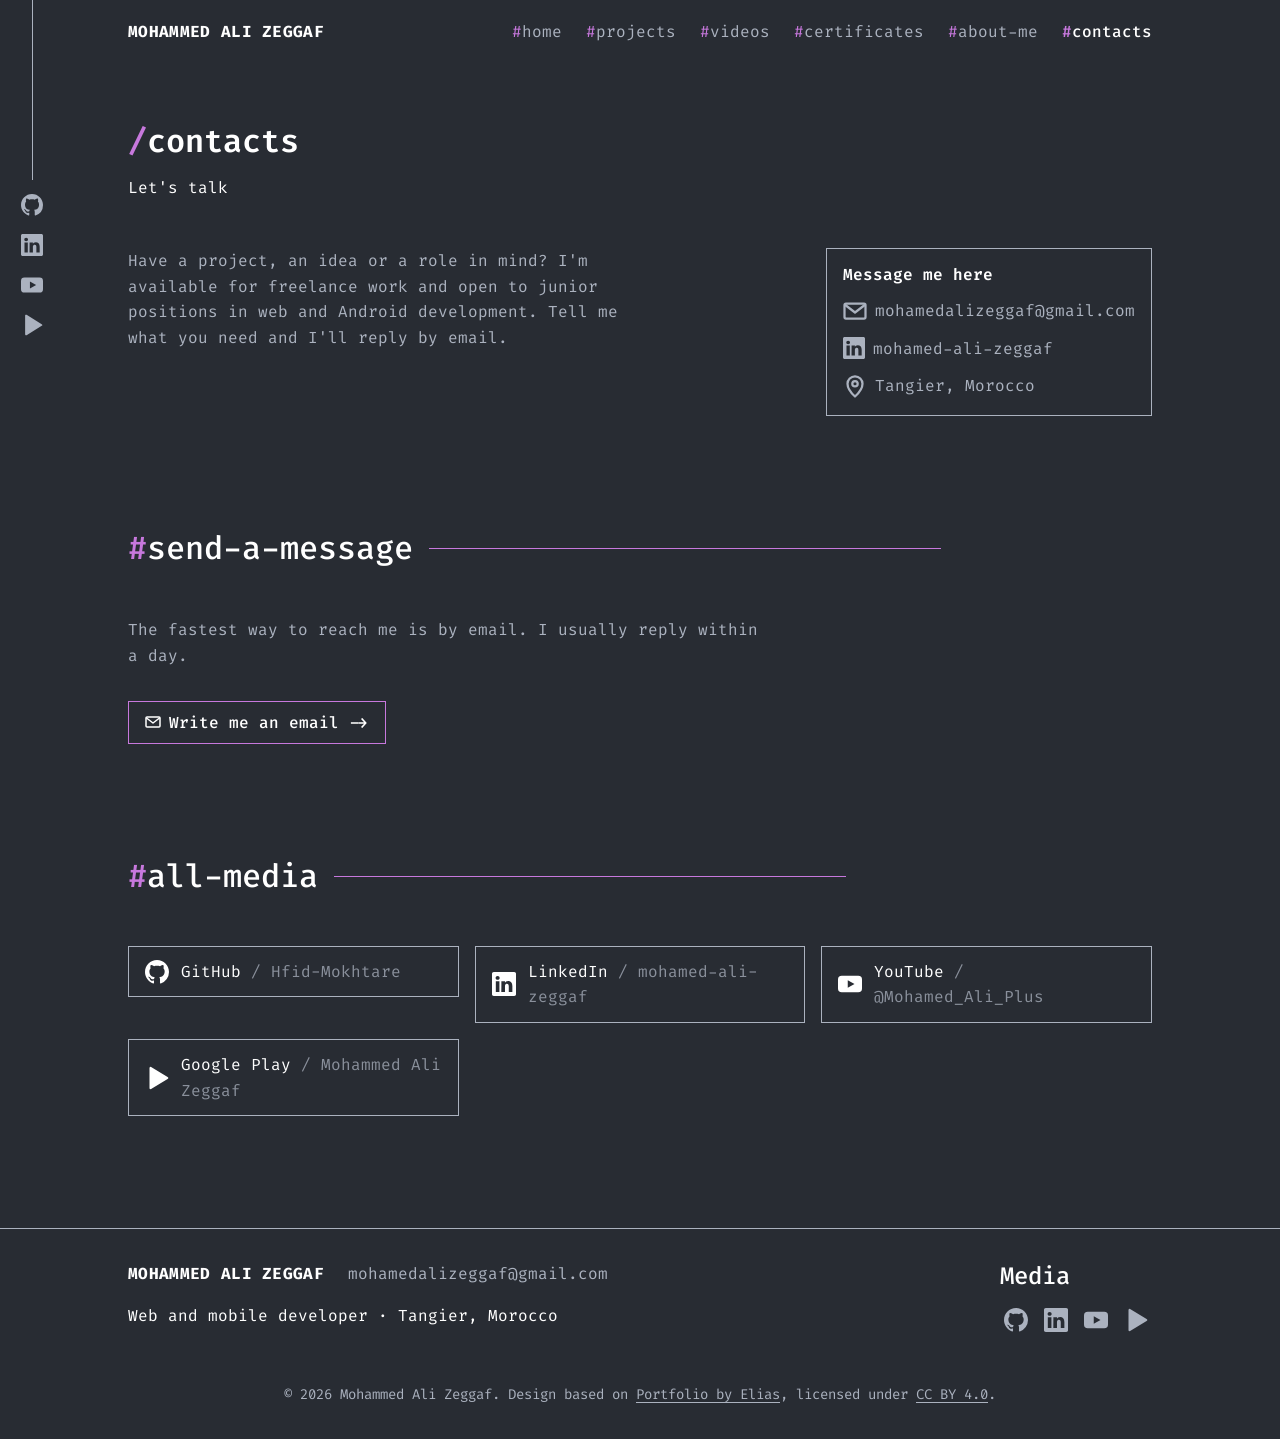
<file: contact/index.html>
<!DOCTYPE html>
<html lang="en">
<head>
    <meta charset="UTF-8">
    <meta name="viewport" content="width=device-width, initial-scale=1">
    <title>Contact | Mohammed Ali Zeggaf</title>
    <meta name="description" content="Get in touch with Mohammed Ali Zeggaf for web and mobile development work.">
    <meta name="author" content="Mohammed Ali Zeggaf">
    <meta name="theme-color" content="#282c33">
    <meta name="color-scheme" content="dark">
    <link rel="canonical" href="https://mohammedalizeggaf.github.io/contact/">

    <meta property="og:type" content="website">
    <meta property="og:site_name" content="Mohammed Ali Zeggaf">
    <meta property="og:title" content="Contact | Mohammed Ali Zeggaf">
    <meta property="og:description" content="Get in touch with Mohammed Ali Zeggaf for web and mobile development work.">
    <meta property="og:url" content="https://mohammedalizeggaf.github.io/contact/">
    <meta property="og:image" content="https://mohammedalizeggaf.github.io/assets/img/me/og.jpg?v=1791884113">
    <meta name="twitter:card" content="summary_large_image">

    <link rel="icon" href="/assets/img/favicon.svg?v=1791880726" type="image/svg+xml">
    <link rel="preload" href="/assets/fonts/fira-code-400.woff2" as="font" type="font/woff2" crossorigin>
    <link rel="stylesheet" href="/assets/css/app.css?v=1791892955">

    <script nonce="static">document.documentElement.classList.add('js');</script>
    <script src="/assets/js/app.js?v=1791886099" defer></script>

    <script type="application/ld+json" nonce="static">{"@context":"https://schema.org","@type":"Person","name":"Mohammed Ali Zeggaf","jobTitle":"Web and mobile developer","url":"https://mohammedalizeggaf.github.io/","image":"https://mohammedalizeggaf.github.io/assets/img/me/og.jpg?v=1791884113","email":"mailto:mohamedalizeggaf@gmail.com","address":{"@type":"PostalAddress","addressLocality":"Tangier","addressCountry":"MA"},"sameAs":["https://github.com/Hfid-Mokhtare","https://www.linkedin.com/in/mohamed-ali-zeggaf/","https://www.youtube.com/@Mohamed_Ali_Plus","https://play.google.com/store/apps/dev?id=8428987656042559407"]}</script>
</head>
<body>
    <a class="skip-link" href="#main">Skip to content</a>

    <aside class="media-rail" aria-label="Social links">
    <span class="media-rail__line"></span>
    <a href="https://github.com/Hfid-Mokhtare" target="_blank" rel="noopener noreferrer" aria-label="GitHub"><svg class="icon" width="22" height="22" viewBox="0 0 16 16" fill="currentColor" aria-hidden="true" focusable="false"><path d="M8 0C3.58 0 0 3.58 0 8c0 3.54 2.29 6.53 5.47 7.59.4.07.55-.17.55-.38 0-.19-.01-.82-.01-1.49-2.01.37-2.53-.49-2.69-.94-.09-.23-.48-.94-.82-1.13-.28-.15-.68-.52-.01-.53.63-.01 1.08.58 1.23.82.72 1.21 1.87.87 2.33.66.07-.52.28-.87.51-1.07-1.78-.2-3.64-.89-3.64-3.95 0-.87.31-1.59.82-2.15-.08-.2-.36-1.02.08-2.12 0 0 .67-.21 2.2.82.64-.18 1.32-.27 2-.27.68 0 1.36.09 2 .27 1.53-1.04 2.2-.82 2.2-.82.44 1.1.16 1.92.08 2.12.51.56.82 1.27.82 2.15 0 3.07-1.87 3.75-3.65 3.95.29.25.54.73.54 1.48 0 1.07-.01 1.93-.01 2.2 0 .21.15.46.55.38A8.013 8.013 0 0 0 16 8c0-4.42-3.58-8-8-8z"/></svg></a>
    <a href="https://www.linkedin.com/in/mohamed-ali-zeggaf/" target="_blank" rel="noopener noreferrer" aria-label="LinkedIn"><svg class="icon" width="22" height="22" viewBox="0 0 16 16" fill="currentColor" aria-hidden="true" focusable="false"><path d="M0 1.146C0 .513.526 0 1.175 0h13.65C15.474 0 16 .513 16 1.146v13.708c0 .633-.526 1.146-1.175 1.146H1.175C.526 16 0 15.487 0 14.854V1.146zm4.943 12.248V6.169H2.542v7.225h2.401zm-1.2-8.212c.837 0 1.358-.554 1.358-1.248-.015-.709-.52-1.248-1.342-1.248-.822 0-1.359.54-1.359 1.248 0 .694.521 1.248 1.327 1.248h.016zm4.908 8.212V9.359c0-.216.016-.432.08-.586.173-.431.568-.878 1.232-.878.869 0 1.216.662 1.216 1.634v3.865h2.401V9.25c0-2.22-1.184-3.252-2.764-3.252-1.274 0-1.845.7-2.165 1.193v.025h-.016a5.54 5.54 0 0 1 .016-.025V6.169h-2.4c.03.678 0 7.225 0 7.225h2.4z"/></svg></a>
    <a href="https://www.youtube.com/@Mohamed_Ali_Plus" target="_blank" rel="noopener noreferrer" aria-label="YouTube"><svg class="icon" width="22" height="22" viewBox="0 0 16 16" fill="currentColor" aria-hidden="true" focusable="false"><path fill-rule="evenodd" d="M2.5 2.5h11A2.5 2.5 0 0 1 16 5v6a2.5 2.5 0 0 1-2.5 2.5h-11A2.5 2.5 0 0 1 0 11V5a2.5 2.5 0 0 1 2.5-2.5zm4 3v5L11 8z"/></svg></a>
    <a href="https://play.google.com/store/apps/dev?id=8428987656042559407" target="_blank" rel="noopener noreferrer" aria-label="Google Play"><svg class="icon" width="22" height="22" viewBox="0 0 16 16" fill="currentColor" aria-hidden="true" focusable="false"><path d="M3 1.2v13.6a.7.7 0 0 0 1.06.6l11-6.8a.7.7 0 0 0 0-1.2l-11-6.8A.7.7 0 0 0 3 1.2z"/></svg></a>
</aside>
    <header class="header" data-header>
    <div class="container header__inner">
        <a class="logo" href="/" aria-label="Mohammed Ali Zeggaf, home">
            Mohammed Ali Zeggaf        </a>

        <button class="header__toggle" type="button" aria-expanded="false" aria-controls="site-nav" data-nav-toggle>
            <span class="visually-hidden">Menu</span>
            <span class="header__toggle-open"><svg class="icon" width="24" height="24" viewBox="0 0 16 16" fill="none" stroke="currentColor" stroke-width="1.5" stroke-linecap="round" stroke-linejoin="round" aria-hidden="true" focusable="false"><path d="M1 4h14M5 12h10"/></svg></span>
            <span class="header__toggle-close"><svg class="icon" width="24" height="24" viewBox="0 0 16 16" fill="none" stroke="currentColor" stroke-width="1.5" stroke-linecap="round" stroke-linejoin="round" aria-hidden="true" focusable="false"><path d="m2 2 12 12M14 2 2 14"/></svg></span>
        </button>

        <nav class="nav" id="site-nav" aria-label="Main" data-nav>
            <ul class="nav__list">
                <li>
                    <a class="nav__link" href="/"><span class="hash">#</span>home</a>
                </li>
                <li>
                    <a class="nav__link" href="/projects/"><span class="hash">#</span>projects</a>
                </li>
                <li>
                    <a class="nav__link" href="/videos/"><span class="hash">#</span>videos</a>
                </li>
                <li>
                    <a class="nav__link" href="/certificates/"><span class="hash">#</span>certificates</a>
                </li>
                <li>
                    <a class="nav__link" href="/about/"><span class="hash">#</span>about-me</a>
                </li>
                <li>
                    <a class="nav__link is-active" href="/contact/" aria-current="page"><span class="hash">#</span>contacts</a>
                </li>
            </ul>

            <ul class="nav__socials">
                <li>
                    <a href="https://github.com/Hfid-Mokhtare" target="_blank" rel="noopener noreferrer" aria-label="GitHub"><svg class="icon" width="28" height="28" viewBox="0 0 16 16" fill="currentColor" aria-hidden="true" focusable="false"><path d="M8 0C3.58 0 0 3.58 0 8c0 3.54 2.29 6.53 5.47 7.59.4.07.55-.17.55-.38 0-.19-.01-.82-.01-1.49-2.01.37-2.53-.49-2.69-.94-.09-.23-.48-.94-.82-1.13-.28-.15-.68-.52-.01-.53.63-.01 1.08.58 1.23.82.72 1.21 1.87.87 2.33.66.07-.52.28-.87.51-1.07-1.78-.2-3.64-.89-3.64-3.95 0-.87.31-1.59.82-2.15-.08-.2-.36-1.02.08-2.12 0 0 .67-.21 2.2.82.64-.18 1.32-.27 2-.27.68 0 1.36.09 2 .27 1.53-1.04 2.2-.82 2.2-.82.44 1.1.16 1.92.08 2.12.51.56.82 1.27.82 2.15 0 3.07-1.87 3.75-3.65 3.95.29.25.54.73.54 1.48 0 1.07-.01 1.93-.01 2.2 0 .21.15.46.55.38A8.013 8.013 0 0 0 16 8c0-4.42-3.58-8-8-8z"/></svg></a>
                </li>
                <li>
                    <a href="https://www.linkedin.com/in/mohamed-ali-zeggaf/" target="_blank" rel="noopener noreferrer" aria-label="LinkedIn"><svg class="icon" width="28" height="28" viewBox="0 0 16 16" fill="currentColor" aria-hidden="true" focusable="false"><path d="M0 1.146C0 .513.526 0 1.175 0h13.65C15.474 0 16 .513 16 1.146v13.708c0 .633-.526 1.146-1.175 1.146H1.175C.526 16 0 15.487 0 14.854V1.146zm4.943 12.248V6.169H2.542v7.225h2.401zm-1.2-8.212c.837 0 1.358-.554 1.358-1.248-.015-.709-.52-1.248-1.342-1.248-.822 0-1.359.54-1.359 1.248 0 .694.521 1.248 1.327 1.248h.016zm4.908 8.212V9.359c0-.216.016-.432.08-.586.173-.431.568-.878 1.232-.878.869 0 1.216.662 1.216 1.634v3.865h2.401V9.25c0-2.22-1.184-3.252-2.764-3.252-1.274 0-1.845.7-2.165 1.193v.025h-.016a5.54 5.54 0 0 1 .016-.025V6.169h-2.4c.03.678 0 7.225 0 7.225h2.4z"/></svg></a>
                </li>
                <li>
                    <a href="https://www.youtube.com/@Mohamed_Ali_Plus" target="_blank" rel="noopener noreferrer" aria-label="YouTube"><svg class="icon" width="28" height="28" viewBox="0 0 16 16" fill="currentColor" aria-hidden="true" focusable="false"><path fill-rule="evenodd" d="M2.5 2.5h11A2.5 2.5 0 0 1 16 5v6a2.5 2.5 0 0 1-2.5 2.5h-11A2.5 2.5 0 0 1 0 11V5a2.5 2.5 0 0 1 2.5-2.5zm4 3v5L11 8z"/></svg></a>
                </li>
                <li>
                    <a href="https://play.google.com/store/apps/dev?id=8428987656042559407" target="_blank" rel="noopener noreferrer" aria-label="Google Play"><svg class="icon" width="28" height="28" viewBox="0 0 16 16" fill="currentColor" aria-hidden="true" focusable="false"><path d="M3 1.2v13.6a.7.7 0 0 0 1.06.6l11-6.8a.7.7 0 0 0 0-1.2l-11-6.8A.7.7 0 0 0 3 1.2z"/></svg></a>
                </li>
            </ul>
        </nav>
    </div>
</header>

    <main id="main">
        <header class="page-title container">
    <h1 class="page-title__text"><span class="hash">/</span>contacts</h1>
    <p class="page-title__subtitle">Let&#039;s talk</p>
</header>

<section class="container contacts contacts--page">
    <p class="contacts__text">Have a project, an idea or a role in mind? I&#039;m available for freelance work and open to junior positions in web and Android development. Tell me what you need and I&#039;ll reply by email.</p>
    <div class="contacts__side">
        <div class="contact-box">
    <h3 class="contact-box__title">Message me here</h3>
    <a class="contact-box__item" href="mailto:mohamedalizeggaf@gmail.com"><svg class="icon" width="24" height="24" viewBox="0 0 16 16" fill="none" stroke="currentColor" stroke-width="1.5" stroke-linecap="round" stroke-linejoin="round" aria-hidden="true" focusable="false"><rect x="1" y="3" width="14" height="10" rx="1"/><path d="m1.5 4 6.5 5 6.5-5"/></svg><span>mohamedalizeggaf@gmail.com</span></a>
    <a class="contact-box__item" href="https://www.linkedin.com/in/mohamed-ali-zeggaf/" target="_blank" rel="noopener noreferrer"><svg class="icon" width="22" height="22" viewBox="0 0 16 16" fill="currentColor" aria-hidden="true" focusable="false"><path d="M0 1.146C0 .513.526 0 1.175 0h13.65C15.474 0 16 .513 16 1.146v13.708c0 .633-.526 1.146-1.175 1.146H1.175C.526 16 0 15.487 0 14.854V1.146zm4.943 12.248V6.169H2.542v7.225h2.401zm-1.2-8.212c.837 0 1.358-.554 1.358-1.248-.015-.709-.52-1.248-1.342-1.248-.822 0-1.359.54-1.359 1.248 0 .694.521 1.248 1.327 1.248h.016zm4.908 8.212V9.359c0-.216.016-.432.08-.586.173-.431.568-.878 1.232-.878.869 0 1.216.662 1.216 1.634v3.865h2.401V9.25c0-2.22-1.184-3.252-2.764-3.252-1.274 0-1.845.7-2.165 1.193v.025h-.016a5.54 5.54 0 0 1 .016-.025V6.169h-2.4c.03.678 0 7.225 0 7.225h2.4z"/></svg><span>mohamed-ali-zeggaf</span></a>
    <p class="contact-box__item"><svg class="icon" width="24" height="24" viewBox="0 0 16 16" fill="none" stroke="currentColor" stroke-width="1.5" stroke-linecap="round" stroke-linejoin="round" aria-hidden="true" focusable="false"><path d="M8 15s5-4.5 5-8.5a5 5 0 0 0-10 0C3 10.5 8 15 8 15z"/><circle cx="8" cy="6.5" r="1.8"/></svg><span>Tangier, Morocco</span></p>
</div>
    </div>
</section>

<section class="section container" id="message-form">
    <div class="section-title">
    <h2 class="section-title__text"><span class="hash">#</span>send-a-message</h2>
    <span class="section-title__line"></span>
</div>

    <p class="section-intro section-intro--flush">The fastest way to reach me is by email. I usually reply within a day.</p>
    <a class="btn" href="mailto:mohamedalizeggaf@gmail.com?subject=Hello%20Mohammed%20Ali"><svg class="icon" width="16" height="16" viewBox="0 0 16 16" fill="none" stroke="currentColor" stroke-width="1.5" stroke-linecap="round" stroke-linejoin="round" aria-hidden="true" focusable="false"><rect x="1" y="3" width="14" height="10" rx="1"/><path d="m1.5 4 6.5 5 6.5-5"/></svg> Write me an email -&gt;</a>
</section>

<section class="section container" id="all-media">
    <div class="section-title">
    <h2 class="section-title__text"><span class="hash">#</span>all-media</h2>
    <span class="section-title__line"></span>
</div>
    <ul class="media-list">
        <li>
            <a href="https://github.com/Hfid-Mokhtare" target="_blank" rel="noopener noreferrer"><svg class="icon" width="24" height="24" viewBox="0 0 16 16" fill="currentColor" aria-hidden="true" focusable="false"><path d="M8 0C3.58 0 0 3.58 0 8c0 3.54 2.29 6.53 5.47 7.59.4.07.55-.17.55-.38 0-.19-.01-.82-.01-1.49-2.01.37-2.53-.49-2.69-.94-.09-.23-.48-.94-.82-1.13-.28-.15-.68-.52-.01-.53.63-.01 1.08.58 1.23.82.72 1.21 1.87.87 2.33.66.07-.52.28-.87.51-1.07-1.78-.2-3.64-.89-3.64-3.95 0-.87.31-1.59.82-2.15-.08-.2-.36-1.02.08-2.12 0 0 .67-.21 2.2.82.64-.18 1.32-.27 2-.27.68 0 1.36.09 2 .27 1.53-1.04 2.2-.82 2.2-.82.44 1.1.16 1.92.08 2.12.51.56.82 1.27.82 2.15 0 3.07-1.87 3.75-3.65 3.95.29.25.54.73.54 1.48 0 1.07-.01 1.93-.01 2.2 0 .21.15.46.55.38A8.013 8.013 0 0 0 16 8c0-4.42-3.58-8-8-8z"/></svg><span>GitHub <span class="muted">/ Hfid-Mokhtare</span></span></a>
        </li>
        <li>
            <a href="https://www.linkedin.com/in/mohamed-ali-zeggaf/" target="_blank" rel="noopener noreferrer"><svg class="icon" width="24" height="24" viewBox="0 0 16 16" fill="currentColor" aria-hidden="true" focusable="false"><path d="M0 1.146C0 .513.526 0 1.175 0h13.65C15.474 0 16 .513 16 1.146v13.708c0 .633-.526 1.146-1.175 1.146H1.175C.526 16 0 15.487 0 14.854V1.146zm4.943 12.248V6.169H2.542v7.225h2.401zm-1.2-8.212c.837 0 1.358-.554 1.358-1.248-.015-.709-.52-1.248-1.342-1.248-.822 0-1.359.54-1.359 1.248 0 .694.521 1.248 1.327 1.248h.016zm4.908 8.212V9.359c0-.216.016-.432.08-.586.173-.431.568-.878 1.232-.878.869 0 1.216.662 1.216 1.634v3.865h2.401V9.25c0-2.22-1.184-3.252-2.764-3.252-1.274 0-1.845.7-2.165 1.193v.025h-.016a5.54 5.54 0 0 1 .016-.025V6.169h-2.4c.03.678 0 7.225 0 7.225h2.4z"/></svg><span>LinkedIn <span class="muted">/ mohamed-ali-zeggaf</span></span></a>
        </li>
        <li>
            <a href="https://www.youtube.com/@Mohamed_Ali_Plus" target="_blank" rel="noopener noreferrer"><svg class="icon" width="24" height="24" viewBox="0 0 16 16" fill="currentColor" aria-hidden="true" focusable="false"><path fill-rule="evenodd" d="M2.5 2.5h11A2.5 2.5 0 0 1 16 5v6a2.5 2.5 0 0 1-2.5 2.5h-11A2.5 2.5 0 0 1 0 11V5a2.5 2.5 0 0 1 2.5-2.5zm4 3v5L11 8z"/></svg><span>YouTube <span class="muted">/ @Mohamed_Ali_Plus</span></span></a>
        </li>
        <li>
            <a href="https://play.google.com/store/apps/dev?id=8428987656042559407" target="_blank" rel="noopener noreferrer"><svg class="icon" width="24" height="24" viewBox="0 0 16 16" fill="currentColor" aria-hidden="true" focusable="false"><path d="M3 1.2v13.6a.7.7 0 0 0 1.06.6l11-6.8a.7.7 0 0 0 0-1.2l-11-6.8A.7.7 0 0 0 3 1.2z"/></svg><span>Google Play <span class="muted">/ Mohammed Ali Zeggaf</span></span></a>
        </li>
    </ul>
</section>
    </main>

    <footer class="footer">
    <div class="container">
        <div class="footer__top">
            <div>
                <div class="footer__identity">
                    <a class="logo" href="/">
                        Mohammed Ali Zeggaf                    </a>
                    <a class="footer__email" href="mailto:mohamedalizeggaf@gmail.com">mohamedalizeggaf@gmail.com</a>
                </div>
                <p class="footer__role">Web and mobile developer · Tangier, Morocco</p>
            </div>

            <div>
                <h2 class="footer__heading">Media</h2>
                <ul class="footer__socials">
                    <li>
                        <a href="https://github.com/Hfid-Mokhtare" target="_blank" rel="noopener noreferrer" aria-label="GitHub"><svg class="icon" width="24" height="24" viewBox="0 0 16 16" fill="currentColor" aria-hidden="true" focusable="false"><path d="M8 0C3.58 0 0 3.58 0 8c0 3.54 2.29 6.53 5.47 7.59.4.07.55-.17.55-.38 0-.19-.01-.82-.01-1.49-2.01.37-2.53-.49-2.69-.94-.09-.23-.48-.94-.82-1.13-.28-.15-.68-.52-.01-.53.63-.01 1.08.58 1.23.82.72 1.21 1.87.87 2.33.66.07-.52.28-.87.51-1.07-1.78-.2-3.64-.89-3.64-3.95 0-.87.31-1.59.82-2.15-.08-.2-.36-1.02.08-2.12 0 0 .67-.21 2.2.82.64-.18 1.32-.27 2-.27.68 0 1.36.09 2 .27 1.53-1.04 2.2-.82 2.2-.82.44 1.1.16 1.92.08 2.12.51.56.82 1.27.82 2.15 0 3.07-1.87 3.75-3.65 3.95.29.25.54.73.54 1.48 0 1.07-.01 1.93-.01 2.2 0 .21.15.46.55.38A8.013 8.013 0 0 0 16 8c0-4.42-3.58-8-8-8z"/></svg></a>
                    </li>
                    <li>
                        <a href="https://www.linkedin.com/in/mohamed-ali-zeggaf/" target="_blank" rel="noopener noreferrer" aria-label="LinkedIn"><svg class="icon" width="24" height="24" viewBox="0 0 16 16" fill="currentColor" aria-hidden="true" focusable="false"><path d="M0 1.146C0 .513.526 0 1.175 0h13.65C15.474 0 16 .513 16 1.146v13.708c0 .633-.526 1.146-1.175 1.146H1.175C.526 16 0 15.487 0 14.854V1.146zm4.943 12.248V6.169H2.542v7.225h2.401zm-1.2-8.212c.837 0 1.358-.554 1.358-1.248-.015-.709-.52-1.248-1.342-1.248-.822 0-1.359.54-1.359 1.248 0 .694.521 1.248 1.327 1.248h.016zm4.908 8.212V9.359c0-.216.016-.432.08-.586.173-.431.568-.878 1.232-.878.869 0 1.216.662 1.216 1.634v3.865h2.401V9.25c0-2.22-1.184-3.252-2.764-3.252-1.274 0-1.845.7-2.165 1.193v.025h-.016a5.54 5.54 0 0 1 .016-.025V6.169h-2.4c.03.678 0 7.225 0 7.225h2.4z"/></svg></a>
                    </li>
                    <li>
                        <a href="https://www.youtube.com/@Mohamed_Ali_Plus" target="_blank" rel="noopener noreferrer" aria-label="YouTube"><svg class="icon" width="24" height="24" viewBox="0 0 16 16" fill="currentColor" aria-hidden="true" focusable="false"><path fill-rule="evenodd" d="M2.5 2.5h11A2.5 2.5 0 0 1 16 5v6a2.5 2.5 0 0 1-2.5 2.5h-11A2.5 2.5 0 0 1 0 11V5a2.5 2.5 0 0 1 2.5-2.5zm4 3v5L11 8z"/></svg></a>
                    </li>
                    <li>
                        <a href="https://play.google.com/store/apps/dev?id=8428987656042559407" target="_blank" rel="noopener noreferrer" aria-label="Google Play"><svg class="icon" width="24" height="24" viewBox="0 0 16 16" fill="currentColor" aria-hidden="true" focusable="false"><path d="M3 1.2v13.6a.7.7 0 0 0 1.06.6l11-6.8a.7.7 0 0 0 0-1.2l-11-6.8A.7.7 0 0 0 3 1.2z"/></svg></a>
                    </li>
                </ul>
            </div>
        </div>

        <p class="footer__copy">
            © 2026 Mohammed Ali Zeggaf.
            Design based on <a href="https://www.figma.com/community/file/1164933568884615740" target="_blank" rel="noopener noreferrer">Portfolio by Elias</a>,
            licensed under <a href="https://creativecommons.org/licenses/by/4.0/" target="_blank" rel="noopener noreferrer license">CC BY 4.0</a>.
        </p>
    </div>
</footer>
</body>
</html>
</file>
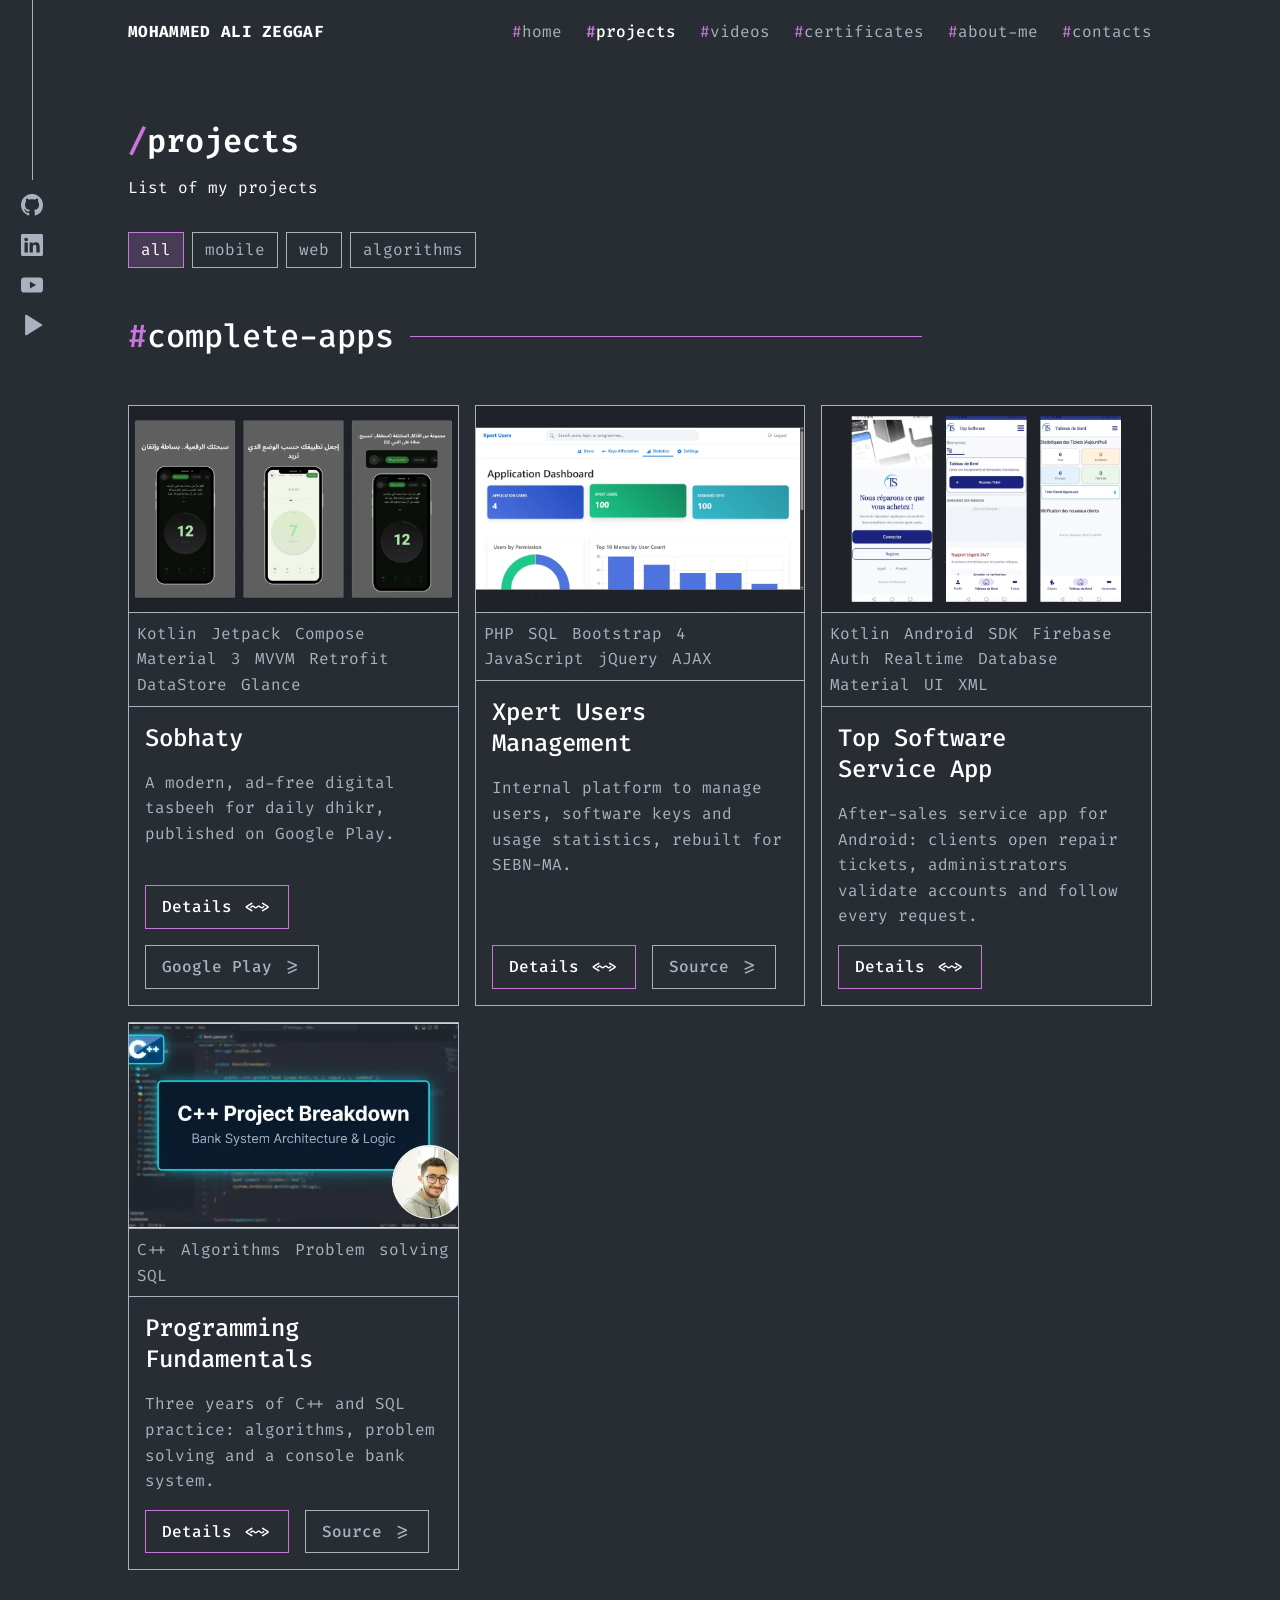
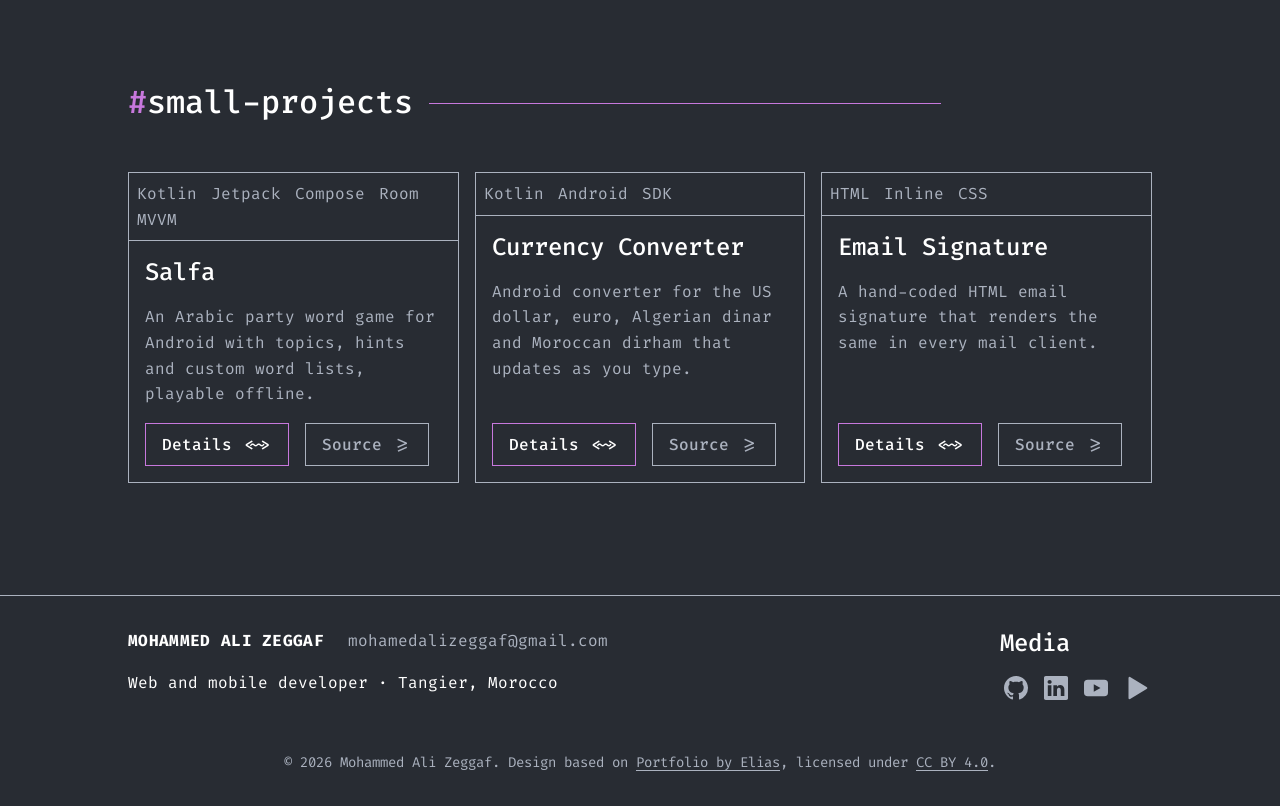
<file: projects/index.html>
<!DOCTYPE html>
<html lang="en">
<head>
    <meta charset="UTF-8">
    <meta name="viewport" content="width=device-width, initial-scale=1">
    <title>Projects | Mohammed Ali Zeggaf</title>
    <meta name="description" content="Android apps, web applications and C++ work by Mohammed Ali Zeggaf.">
    <meta name="author" content="Mohammed Ali Zeggaf">
    <meta name="theme-color" content="#282c33">
    <meta name="color-scheme" content="dark">
    <link rel="canonical" href="https://mohammedalizeggaf.github.io/projects/">

    <meta property="og:type" content="website">
    <meta property="og:site_name" content="Mohammed Ali Zeggaf">
    <meta property="og:title" content="Projects | Mohammed Ali Zeggaf">
    <meta property="og:description" content="Android apps, web applications and C++ work by Mohammed Ali Zeggaf.">
    <meta property="og:url" content="https://mohammedalizeggaf.github.io/projects/">
    <meta property="og:image" content="https://mohammedalizeggaf.github.io/assets/img/me/og.jpg?v=1791884113">
    <meta name="twitter:card" content="summary_large_image">

    <link rel="icon" href="/assets/img/favicon.svg?v=1791880726" type="image/svg+xml">
    <link rel="preload" href="/assets/fonts/fira-code-400.woff2" as="font" type="font/woff2" crossorigin>
    <link rel="stylesheet" href="/assets/css/app.css?v=1791892955">

    <script nonce="static">document.documentElement.classList.add('js');</script>
    <script src="/assets/js/app.js?v=1791886099" defer></script>

    <script type="application/ld+json" nonce="static">{"@context":"https://schema.org","@type":"Person","name":"Mohammed Ali Zeggaf","jobTitle":"Web and mobile developer","url":"https://mohammedalizeggaf.github.io/","image":"https://mohammedalizeggaf.github.io/assets/img/me/og.jpg?v=1791884113","email":"mailto:mohamedalizeggaf@gmail.com","address":{"@type":"PostalAddress","addressLocality":"Tangier","addressCountry":"MA"},"sameAs":["https://github.com/Hfid-Mokhtare","https://www.linkedin.com/in/mohamed-ali-zeggaf/","https://www.youtube.com/@Mohamed_Ali_Plus","https://play.google.com/store/apps/dev?id=8428987656042559407"]}</script>
</head>
<body>
    <a class="skip-link" href="#main">Skip to content</a>

    <aside class="media-rail" aria-label="Social links">
    <span class="media-rail__line"></span>
    <a href="https://github.com/Hfid-Mokhtare" target="_blank" rel="noopener noreferrer" aria-label="GitHub"><svg class="icon" width="22" height="22" viewBox="0 0 16 16" fill="currentColor" aria-hidden="true" focusable="false"><path d="M8 0C3.58 0 0 3.58 0 8c0 3.54 2.29 6.53 5.47 7.59.4.07.55-.17.55-.38 0-.19-.01-.82-.01-1.49-2.01.37-2.53-.49-2.69-.94-.09-.23-.48-.94-.82-1.13-.28-.15-.68-.52-.01-.53.63-.01 1.08.58 1.23.82.72 1.21 1.87.87 2.33.66.07-.52.28-.87.51-1.07-1.78-.2-3.64-.89-3.64-3.95 0-.87.31-1.59.82-2.15-.08-.2-.36-1.02.08-2.12 0 0 .67-.21 2.2.82.64-.18 1.32-.27 2-.27.68 0 1.36.09 2 .27 1.53-1.04 2.2-.82 2.2-.82.44 1.1.16 1.92.08 2.12.51.56.82 1.27.82 2.15 0 3.07-1.87 3.75-3.65 3.95.29.25.54.73.54 1.48 0 1.07-.01 1.93-.01 2.2 0 .21.15.46.55.38A8.013 8.013 0 0 0 16 8c0-4.42-3.58-8-8-8z"/></svg></a>
    <a href="https://www.linkedin.com/in/mohamed-ali-zeggaf/" target="_blank" rel="noopener noreferrer" aria-label="LinkedIn"><svg class="icon" width="22" height="22" viewBox="0 0 16 16" fill="currentColor" aria-hidden="true" focusable="false"><path d="M0 1.146C0 .513.526 0 1.175 0h13.65C15.474 0 16 .513 16 1.146v13.708c0 .633-.526 1.146-1.175 1.146H1.175C.526 16 0 15.487 0 14.854V1.146zm4.943 12.248V6.169H2.542v7.225h2.401zm-1.2-8.212c.837 0 1.358-.554 1.358-1.248-.015-.709-.52-1.248-1.342-1.248-.822 0-1.359.54-1.359 1.248 0 .694.521 1.248 1.327 1.248h.016zm4.908 8.212V9.359c0-.216.016-.432.08-.586.173-.431.568-.878 1.232-.878.869 0 1.216.662 1.216 1.634v3.865h2.401V9.25c0-2.22-1.184-3.252-2.764-3.252-1.274 0-1.845.7-2.165 1.193v.025h-.016a5.54 5.54 0 0 1 .016-.025V6.169h-2.4c.03.678 0 7.225 0 7.225h2.4z"/></svg></a>
    <a href="https://www.youtube.com/@Mohamed_Ali_Plus" target="_blank" rel="noopener noreferrer" aria-label="YouTube"><svg class="icon" width="22" height="22" viewBox="0 0 16 16" fill="currentColor" aria-hidden="true" focusable="false"><path fill-rule="evenodd" d="M2.5 2.5h11A2.5 2.5 0 0 1 16 5v6a2.5 2.5 0 0 1-2.5 2.5h-11A2.5 2.5 0 0 1 0 11V5a2.5 2.5 0 0 1 2.5-2.5zm4 3v5L11 8z"/></svg></a>
    <a href="https://play.google.com/store/apps/dev?id=8428987656042559407" target="_blank" rel="noopener noreferrer" aria-label="Google Play"><svg class="icon" width="22" height="22" viewBox="0 0 16 16" fill="currentColor" aria-hidden="true" focusable="false"><path d="M3 1.2v13.6a.7.7 0 0 0 1.06.6l11-6.8a.7.7 0 0 0 0-1.2l-11-6.8A.7.7 0 0 0 3 1.2z"/></svg></a>
</aside>
    <header class="header" data-header>
    <div class="container header__inner">
        <a class="logo" href="/" aria-label="Mohammed Ali Zeggaf, home">
            Mohammed Ali Zeggaf        </a>

        <button class="header__toggle" type="button" aria-expanded="false" aria-controls="site-nav" data-nav-toggle>
            <span class="visually-hidden">Menu</span>
            <span class="header__toggle-open"><svg class="icon" width="24" height="24" viewBox="0 0 16 16" fill="none" stroke="currentColor" stroke-width="1.5" stroke-linecap="round" stroke-linejoin="round" aria-hidden="true" focusable="false"><path d="M1 4h14M5 12h10"/></svg></span>
            <span class="header__toggle-close"><svg class="icon" width="24" height="24" viewBox="0 0 16 16" fill="none" stroke="currentColor" stroke-width="1.5" stroke-linecap="round" stroke-linejoin="round" aria-hidden="true" focusable="false"><path d="m2 2 12 12M14 2 2 14"/></svg></span>
        </button>

        <nav class="nav" id="site-nav" aria-label="Main" data-nav>
            <ul class="nav__list">
                <li>
                    <a class="nav__link" href="/"><span class="hash">#</span>home</a>
                </li>
                <li>
                    <a class="nav__link is-active" href="/projects/" aria-current="page"><span class="hash">#</span>projects</a>
                </li>
                <li>
                    <a class="nav__link" href="/videos/"><span class="hash">#</span>videos</a>
                </li>
                <li>
                    <a class="nav__link" href="/certificates/"><span class="hash">#</span>certificates</a>
                </li>
                <li>
                    <a class="nav__link" href="/about/"><span class="hash">#</span>about-me</a>
                </li>
                <li>
                    <a class="nav__link" href="/contact/"><span class="hash">#</span>contacts</a>
                </li>
            </ul>

            <ul class="nav__socials">
                <li>
                    <a href="https://github.com/Hfid-Mokhtare" target="_blank" rel="noopener noreferrer" aria-label="GitHub"><svg class="icon" width="28" height="28" viewBox="0 0 16 16" fill="currentColor" aria-hidden="true" focusable="false"><path d="M8 0C3.58 0 0 3.58 0 8c0 3.54 2.29 6.53 5.47 7.59.4.07.55-.17.55-.38 0-.19-.01-.82-.01-1.49-2.01.37-2.53-.49-2.69-.94-.09-.23-.48-.94-.82-1.13-.28-.15-.68-.52-.01-.53.63-.01 1.08.58 1.23.82.72 1.21 1.87.87 2.33.66.07-.52.28-.87.51-1.07-1.78-.2-3.64-.89-3.64-3.95 0-.87.31-1.59.82-2.15-.08-.2-.36-1.02.08-2.12 0 0 .67-.21 2.2.82.64-.18 1.32-.27 2-.27.68 0 1.36.09 2 .27 1.53-1.04 2.2-.82 2.2-.82.44 1.1.16 1.92.08 2.12.51.56.82 1.27.82 2.15 0 3.07-1.87 3.75-3.65 3.95.29.25.54.73.54 1.48 0 1.07-.01 1.93-.01 2.2 0 .21.15.46.55.38A8.013 8.013 0 0 0 16 8c0-4.42-3.58-8-8-8z"/></svg></a>
                </li>
                <li>
                    <a href="https://www.linkedin.com/in/mohamed-ali-zeggaf/" target="_blank" rel="noopener noreferrer" aria-label="LinkedIn"><svg class="icon" width="28" height="28" viewBox="0 0 16 16" fill="currentColor" aria-hidden="true" focusable="false"><path d="M0 1.146C0 .513.526 0 1.175 0h13.65C15.474 0 16 .513 16 1.146v13.708c0 .633-.526 1.146-1.175 1.146H1.175C.526 16 0 15.487 0 14.854V1.146zm4.943 12.248V6.169H2.542v7.225h2.401zm-1.2-8.212c.837 0 1.358-.554 1.358-1.248-.015-.709-.52-1.248-1.342-1.248-.822 0-1.359.54-1.359 1.248 0 .694.521 1.248 1.327 1.248h.016zm4.908 8.212V9.359c0-.216.016-.432.08-.586.173-.431.568-.878 1.232-.878.869 0 1.216.662 1.216 1.634v3.865h2.401V9.25c0-2.22-1.184-3.252-2.764-3.252-1.274 0-1.845.7-2.165 1.193v.025h-.016a5.54 5.54 0 0 1 .016-.025V6.169h-2.4c.03.678 0 7.225 0 7.225h2.4z"/></svg></a>
                </li>
                <li>
                    <a href="https://www.youtube.com/@Mohamed_Ali_Plus" target="_blank" rel="noopener noreferrer" aria-label="YouTube"><svg class="icon" width="28" height="28" viewBox="0 0 16 16" fill="currentColor" aria-hidden="true" focusable="false"><path fill-rule="evenodd" d="M2.5 2.5h11A2.5 2.5 0 0 1 16 5v6a2.5 2.5 0 0 1-2.5 2.5h-11A2.5 2.5 0 0 1 0 11V5a2.5 2.5 0 0 1 2.5-2.5zm4 3v5L11 8z"/></svg></a>
                </li>
                <li>
                    <a href="https://play.google.com/store/apps/dev?id=8428987656042559407" target="_blank" rel="noopener noreferrer" aria-label="Google Play"><svg class="icon" width="28" height="28" viewBox="0 0 16 16" fill="currentColor" aria-hidden="true" focusable="false"><path d="M3 1.2v13.6a.7.7 0 0 0 1.06.6l11-6.8a.7.7 0 0 0 0-1.2l-11-6.8A.7.7 0 0 0 3 1.2z"/></svg></a>
                </li>
            </ul>
        </nav>
    </div>
</header>

    <main id="main">
        <header class="page-title container">
    <h1 class="page-title__text"><span class="hash">/</span>projects</h1>
    <p class="page-title__subtitle">List of my projects</p>
</header>

<div class="container">
    <div class="filters" role="group" aria-label="Filter projects by category" data-filters hidden>
        <button class="filters__btn is-active" type="button" data-filter="all" aria-pressed="true">all</button>
        <button class="filters__btn" type="button" data-filter="mobile" aria-pressed="false">mobile</button>
        <button class="filters__btn" type="button" data-filter="web" aria-pressed="false">web</button>
        <button class="filters__btn" type="button" data-filter="algorithms" aria-pressed="false">algorithms</button>
    </div>
</div>

<section class="section section--tight container" data-filter-section>
    <div class="section-title">
    <h2 class="section-title__text"><span class="hash">#</span>complete-apps</h2>
    <span class="section-title__line"></span>
</div>
    <div class="card-grid">
        <article class="card reveal" data-category="mobile">
    <a class="card__media" href="/projects/sobhaty/" tabindex="-1" aria-hidden="true">
        <img src="/assets/img/projects/sobhaty/cover.webp?v=1791880121" alt="" width="960" height="600" loading="eager" decoding="async">
    </a>
    <p class="card__tech">Kotlin Jetpack Compose Material 3 MVVM Retrofit DataStore Glance</p>
    <div class="card__body">
        <h3 class="card__title"><a href="/projects/sobhaty/">Sobhaty</a></h3>
        <p class="card__text">A modern, ad-free digital tasbeeh for daily dhikr, published on Google Play.</p>
        <div class="card__actions">
            <a class="btn" href="/projects/sobhaty/">Details &lt;~&gt;</a>
            <a class="btn btn--muted" href="https://play.google.com/store/apps/details?id=com.sobhaty" target="_blank" rel="noopener noreferrer">Google Play &gt;=</a>
        </div>
    </div>
</article>
        <article class="card reveal" data-category="web">
    <a class="card__media" href="/projects/xum/" tabindex="-1" aria-hidden="true">
        <img src="/assets/img/projects/xum/cover.webp?v=1791880126" alt="" width="960" height="600" loading="eager" decoding="async">
    </a>
    <p class="card__tech">PHP SQL Bootstrap 4 JavaScript jQuery AJAX</p>
    <div class="card__body">
        <h3 class="card__title"><a href="/projects/xum/">Xpert Users Management</a></h3>
        <p class="card__text">Internal platform to manage users, software keys and usage statistics, rebuilt for SEBN-MA.</p>
        <div class="card__actions">
            <a class="btn" href="/projects/xum/">Details &lt;~&gt;</a>
            <a class="btn btn--muted" href="https://github.com/Hfid-Mokhtare/XUM_Project" target="_blank" rel="noopener noreferrer">Source &gt;=</a>
        </div>
    </div>
</article>
        <article class="card reveal" data-category="mobile">
    <a class="card__media" href="/projects/top-software/" tabindex="-1" aria-hidden="true">
        <img src="/assets/img/projects/top-software/cover.webp?v=1791884117" alt="" width="960" height="600" loading="eager" decoding="async">
    </a>
    <p class="card__tech">Kotlin Android SDK Firebase Auth Realtime Database Material UI XML</p>
    <div class="card__body">
        <h3 class="card__title"><a href="/projects/top-software/">Top Software Service App</a></h3>
        <p class="card__text">After-sales service app for Android: clients open repair tickets, administrators validate accounts and follow every request.</p>
        <div class="card__actions">
            <a class="btn" href="/projects/top-software/">Details &lt;~&gt;</a>
        </div>
    </div>
</article>
        <article class="card reveal" data-category="algorithms">
    <a class="card__media" href="/projects/programming-fundamentals/" tabindex="-1" aria-hidden="true">
        <img src="/assets/img/projects/fundamentals/cover.webp?v=1791880531" alt="" width="960" height="600" loading="lazy" decoding="async">
    </a>
    <p class="card__tech">C++ Algorithms Problem solving SQL</p>
    <div class="card__body">
        <h3 class="card__title"><a href="/projects/programming-fundamentals/">Programming Fundamentals</a></h3>
        <p class="card__text">Three years of C++ and SQL practice: algorithms, problem solving and a console bank system.</p>
        <div class="card__actions">
            <a class="btn" href="/projects/programming-fundamentals/">Details &lt;~&gt;</a>
            <a class="btn btn--muted" href="https://github.com/Hfid-Mokhtare/Fundamentals-in-Programming" target="_blank" rel="noopener noreferrer">Source &gt;=</a>
        </div>
    </div>
</article>
    </div>
</section>

<section class="section container" data-filter-section>
    <div class="section-title">
    <h2 class="section-title__text"><span class="hash">#</span>small-projects</h2>
    <span class="section-title__line"></span>
</div>
    <div class="card-grid">
        <article class="card reveal" data-category="mobile">
    <p class="card__tech">Kotlin Jetpack Compose Room MVVM</p>
    <div class="card__body">
        <h3 class="card__title"><a href="/projects/salfa/">Salfa</a></h3>
        <p class="card__text">An Arabic party word game for Android with topics, hints and custom word lists, playable offline.</p>
        <div class="card__actions">
            <a class="btn" href="/projects/salfa/">Details &lt;~&gt;</a>
            <a class="btn btn--muted" href="https://github.com/Hfid-Mokhtare/Salfa_Game" target="_blank" rel="noopener noreferrer">Source &gt;=</a>
        </div>
    </div>
</article>
        <article class="card reveal" data-category="mobile">
    <p class="card__tech">Kotlin Android SDK</p>
    <div class="card__body">
        <h3 class="card__title"><a href="/projects/currency-converter/">Currency Converter</a></h3>
        <p class="card__text">Android converter for the US dollar, euro, Algerian dinar and Moroccan dirham that updates as you type.</p>
        <div class="card__actions">
            <a class="btn" href="/projects/currency-converter/">Details &lt;~&gt;</a>
            <a class="btn btn--muted" href="https://github.com/Hfid-Mokhtare/Currency-Converter-App" target="_blank" rel="noopener noreferrer">Source &gt;=</a>
        </div>
    </div>
</article>
        <article class="card reveal" data-category="web">
    <p class="card__tech">HTML Inline CSS</p>
    <div class="card__body">
        <h3 class="card__title"><a href="/projects/email-signature/">Email Signature</a></h3>
        <p class="card__text">A hand-coded HTML email signature that renders the same in every mail client.</p>
        <div class="card__actions">
            <a class="btn" href="/projects/email-signature/">Details &lt;~&gt;</a>
            <a class="btn btn--muted" href="https://github.com/Hfid-Mokhtare/EmailSegniture" target="_blank" rel="noopener noreferrer">Source &gt;=</a>
        </div>
    </div>
</article>
    </div>
</section>

<p class="container filters__empty" data-filter-empty hidden>No project in this category yet.</p>
    </main>

    <footer class="footer">
    <div class="container">
        <div class="footer__top">
            <div>
                <div class="footer__identity">
                    <a class="logo" href="/">
                        Mohammed Ali Zeggaf                    </a>
                    <a class="footer__email" href="mailto:mohamedalizeggaf@gmail.com">mohamedalizeggaf@gmail.com</a>
                </div>
                <p class="footer__role">Web and mobile developer · Tangier, Morocco</p>
            </div>

            <div>
                <h2 class="footer__heading">Media</h2>
                <ul class="footer__socials">
                    <li>
                        <a href="https://github.com/Hfid-Mokhtare" target="_blank" rel="noopener noreferrer" aria-label="GitHub"><svg class="icon" width="24" height="24" viewBox="0 0 16 16" fill="currentColor" aria-hidden="true" focusable="false"><path d="M8 0C3.58 0 0 3.58 0 8c0 3.54 2.29 6.53 5.47 7.59.4.07.55-.17.55-.38 0-.19-.01-.82-.01-1.49-2.01.37-2.53-.49-2.69-.94-.09-.23-.48-.94-.82-1.13-.28-.15-.68-.52-.01-.53.63-.01 1.08.58 1.23.82.72 1.21 1.87.87 2.33.66.07-.52.28-.87.51-1.07-1.78-.2-3.64-.89-3.64-3.95 0-.87.31-1.59.82-2.15-.08-.2-.36-1.02.08-2.12 0 0 .67-.21 2.2.82.64-.18 1.32-.27 2-.27.68 0 1.36.09 2 .27 1.53-1.04 2.2-.82 2.2-.82.44 1.1.16 1.92.08 2.12.51.56.82 1.27.82 2.15 0 3.07-1.87 3.75-3.65 3.95.29.25.54.73.54 1.48 0 1.07-.01 1.93-.01 2.2 0 .21.15.46.55.38A8.013 8.013 0 0 0 16 8c0-4.42-3.58-8-8-8z"/></svg></a>
                    </li>
                    <li>
                        <a href="https://www.linkedin.com/in/mohamed-ali-zeggaf/" target="_blank" rel="noopener noreferrer" aria-label="LinkedIn"><svg class="icon" width="24" height="24" viewBox="0 0 16 16" fill="currentColor" aria-hidden="true" focusable="false"><path d="M0 1.146C0 .513.526 0 1.175 0h13.65C15.474 0 16 .513 16 1.146v13.708c0 .633-.526 1.146-1.175 1.146H1.175C.526 16 0 15.487 0 14.854V1.146zm4.943 12.248V6.169H2.542v7.225h2.401zm-1.2-8.212c.837 0 1.358-.554 1.358-1.248-.015-.709-.52-1.248-1.342-1.248-.822 0-1.359.54-1.359 1.248 0 .694.521 1.248 1.327 1.248h.016zm4.908 8.212V9.359c0-.216.016-.432.08-.586.173-.431.568-.878 1.232-.878.869 0 1.216.662 1.216 1.634v3.865h2.401V9.25c0-2.22-1.184-3.252-2.764-3.252-1.274 0-1.845.7-2.165 1.193v.025h-.016a5.54 5.54 0 0 1 .016-.025V6.169h-2.4c.03.678 0 7.225 0 7.225h2.4z"/></svg></a>
                    </li>
                    <li>
                        <a href="https://www.youtube.com/@Mohamed_Ali_Plus" target="_blank" rel="noopener noreferrer" aria-label="YouTube"><svg class="icon" width="24" height="24" viewBox="0 0 16 16" fill="currentColor" aria-hidden="true" focusable="false"><path fill-rule="evenodd" d="M2.5 2.5h11A2.5 2.5 0 0 1 16 5v6a2.5 2.5 0 0 1-2.5 2.5h-11A2.5 2.5 0 0 1 0 11V5a2.5 2.5 0 0 1 2.5-2.5zm4 3v5L11 8z"/></svg></a>
                    </li>
                    <li>
                        <a href="https://play.google.com/store/apps/dev?id=8428987656042559407" target="_blank" rel="noopener noreferrer" aria-label="Google Play"><svg class="icon" width="24" height="24" viewBox="0 0 16 16" fill="currentColor" aria-hidden="true" focusable="false"><path d="M3 1.2v13.6a.7.7 0 0 0 1.06.6l11-6.8a.7.7 0 0 0 0-1.2l-11-6.8A.7.7 0 0 0 3 1.2z"/></svg></a>
                    </li>
                </ul>
            </div>
        </div>

        <p class="footer__copy">
            © 2026 Mohammed Ali Zeggaf.
            Design based on <a href="https://www.figma.com/community/file/1164933568884615740" target="_blank" rel="noopener noreferrer">Portfolio by Elias</a>,
            licensed under <a href="https://creativecommons.org/licenses/by/4.0/" target="_blank" rel="noopener noreferrer license">CC BY 4.0</a>.
        </p>
    </div>
</footer>
</body>
</html>
</file>
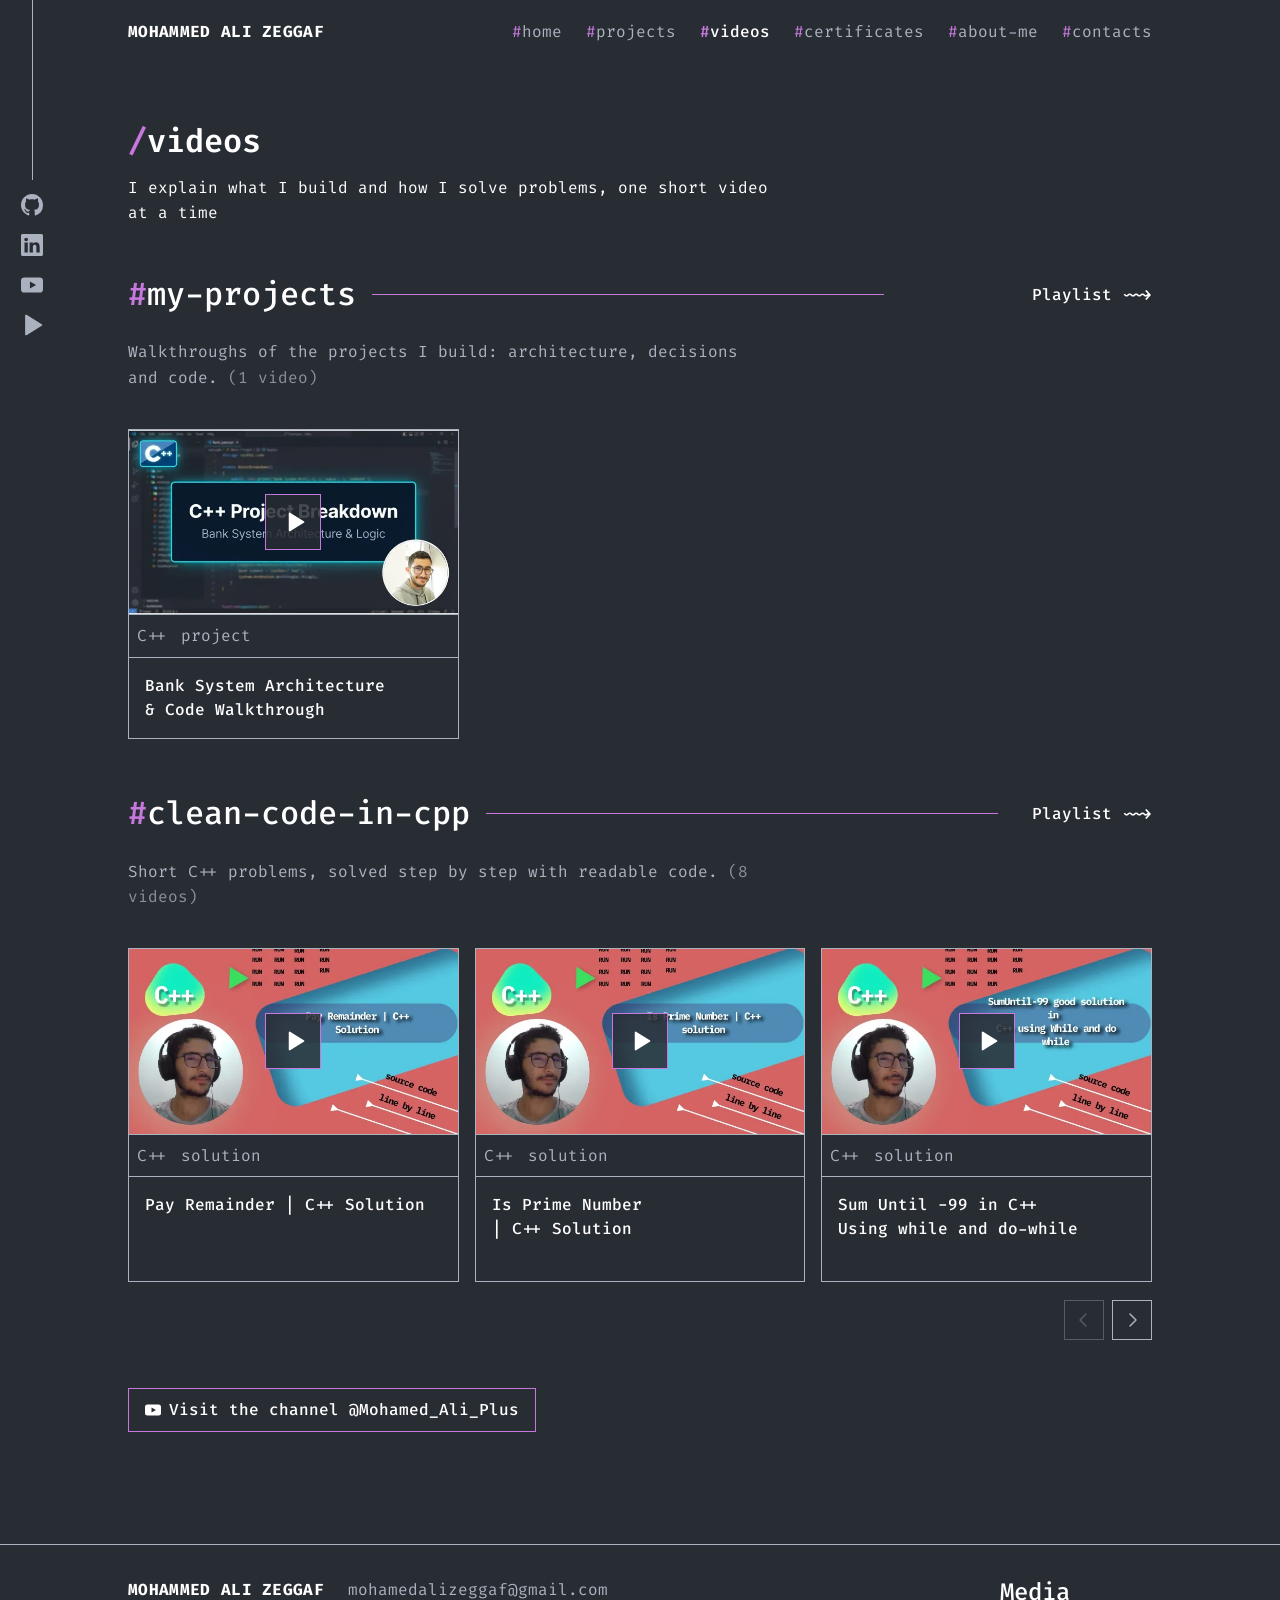
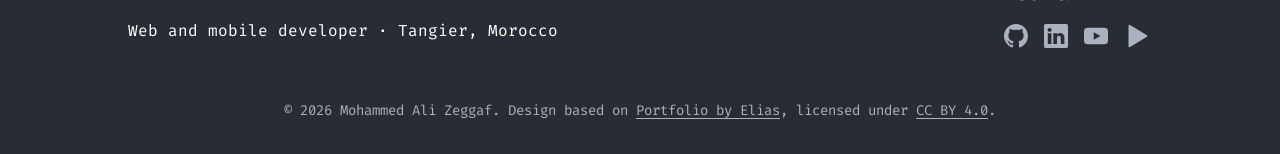
<file: videos/index.html>
<!DOCTYPE html>
<html lang="en">
<head>
    <meta charset="UTF-8">
    <meta name="viewport" content="width=device-width, initial-scale=1">
    <title>Videos | Mohammed Ali Zeggaf</title>
    <meta name="description" content="C++ and problem-solving videos from the YouTube channel of Mohammed Ali Zeggaf.">
    <meta name="author" content="Mohammed Ali Zeggaf">
    <meta name="theme-color" content="#282c33">
    <meta name="color-scheme" content="dark">
    <link rel="canonical" href="https://mohammedalizeggaf.github.io/videos/">

    <meta property="og:type" content="website">
    <meta property="og:site_name" content="Mohammed Ali Zeggaf">
    <meta property="og:title" content="Videos | Mohammed Ali Zeggaf">
    <meta property="og:description" content="C++ and problem-solving videos from the YouTube channel of Mohammed Ali Zeggaf.">
    <meta property="og:url" content="https://mohammedalizeggaf.github.io/videos/">
    <meta property="og:image" content="https://mohammedalizeggaf.github.io/assets/img/me/og.jpg?v=1791884113">
    <meta name="twitter:card" content="summary_large_image">

    <link rel="icon" href="/assets/img/favicon.svg?v=1791880726" type="image/svg+xml">
    <link rel="preload" href="/assets/fonts/fira-code-400.woff2" as="font" type="font/woff2" crossorigin>
    <link rel="stylesheet" href="/assets/css/app.css?v=1791892955">

    <script nonce="static">document.documentElement.classList.add('js');</script>
    <script src="/assets/js/app.js?v=1791886099" defer></script>

    <script type="application/ld+json" nonce="static">{"@context":"https://schema.org","@type":"Person","name":"Mohammed Ali Zeggaf","jobTitle":"Web and mobile developer","url":"https://mohammedalizeggaf.github.io/","image":"https://mohammedalizeggaf.github.io/assets/img/me/og.jpg?v=1791884113","email":"mailto:mohamedalizeggaf@gmail.com","address":{"@type":"PostalAddress","addressLocality":"Tangier","addressCountry":"MA"},"sameAs":["https://github.com/Hfid-Mokhtare","https://www.linkedin.com/in/mohamed-ali-zeggaf/","https://www.youtube.com/@Mohamed_Ali_Plus","https://play.google.com/store/apps/dev?id=8428987656042559407"]}</script>
</head>
<body>
    <a class="skip-link" href="#main">Skip to content</a>

    <aside class="media-rail" aria-label="Social links">
    <span class="media-rail__line"></span>
    <a href="https://github.com/Hfid-Mokhtare" target="_blank" rel="noopener noreferrer" aria-label="GitHub"><svg class="icon" width="22" height="22" viewBox="0 0 16 16" fill="currentColor" aria-hidden="true" focusable="false"><path d="M8 0C3.58 0 0 3.58 0 8c0 3.54 2.29 6.53 5.47 7.59.4.07.55-.17.55-.38 0-.19-.01-.82-.01-1.49-2.01.37-2.53-.49-2.69-.94-.09-.23-.48-.94-.82-1.13-.28-.15-.68-.52-.01-.53.63-.01 1.08.58 1.23.82.72 1.21 1.87.87 2.33.66.07-.52.28-.87.51-1.07-1.78-.2-3.64-.89-3.64-3.95 0-.87.31-1.59.82-2.15-.08-.2-.36-1.02.08-2.12 0 0 .67-.21 2.2.82.64-.18 1.32-.27 2-.27.68 0 1.36.09 2 .27 1.53-1.04 2.2-.82 2.2-.82.44 1.1.16 1.92.08 2.12.51.56.82 1.27.82 2.15 0 3.07-1.87 3.75-3.65 3.95.29.25.54.73.54 1.48 0 1.07-.01 1.93-.01 2.2 0 .21.15.46.55.38A8.013 8.013 0 0 0 16 8c0-4.42-3.58-8-8-8z"/></svg></a>
    <a href="https://www.linkedin.com/in/mohamed-ali-zeggaf/" target="_blank" rel="noopener noreferrer" aria-label="LinkedIn"><svg class="icon" width="22" height="22" viewBox="0 0 16 16" fill="currentColor" aria-hidden="true" focusable="false"><path d="M0 1.146C0 .513.526 0 1.175 0h13.65C15.474 0 16 .513 16 1.146v13.708c0 .633-.526 1.146-1.175 1.146H1.175C.526 16 0 15.487 0 14.854V1.146zm4.943 12.248V6.169H2.542v7.225h2.401zm-1.2-8.212c.837 0 1.358-.554 1.358-1.248-.015-.709-.52-1.248-1.342-1.248-.822 0-1.359.54-1.359 1.248 0 .694.521 1.248 1.327 1.248h.016zm4.908 8.212V9.359c0-.216.016-.432.08-.586.173-.431.568-.878 1.232-.878.869 0 1.216.662 1.216 1.634v3.865h2.401V9.25c0-2.22-1.184-3.252-2.764-3.252-1.274 0-1.845.7-2.165 1.193v.025h-.016a5.54 5.54 0 0 1 .016-.025V6.169h-2.4c.03.678 0 7.225 0 7.225h2.4z"/></svg></a>
    <a href="https://www.youtube.com/@Mohamed_Ali_Plus" target="_blank" rel="noopener noreferrer" aria-label="YouTube"><svg class="icon" width="22" height="22" viewBox="0 0 16 16" fill="currentColor" aria-hidden="true" focusable="false"><path fill-rule="evenodd" d="M2.5 2.5h11A2.5 2.5 0 0 1 16 5v6a2.5 2.5 0 0 1-2.5 2.5h-11A2.5 2.5 0 0 1 0 11V5a2.5 2.5 0 0 1 2.5-2.5zm4 3v5L11 8z"/></svg></a>
    <a href="https://play.google.com/store/apps/dev?id=8428987656042559407" target="_blank" rel="noopener noreferrer" aria-label="Google Play"><svg class="icon" width="22" height="22" viewBox="0 0 16 16" fill="currentColor" aria-hidden="true" focusable="false"><path d="M3 1.2v13.6a.7.7 0 0 0 1.06.6l11-6.8a.7.7 0 0 0 0-1.2l-11-6.8A.7.7 0 0 0 3 1.2z"/></svg></a>
</aside>
    <header class="header" data-header>
    <div class="container header__inner">
        <a class="logo" href="/" aria-label="Mohammed Ali Zeggaf, home">
            Mohammed Ali Zeggaf        </a>

        <button class="header__toggle" type="button" aria-expanded="false" aria-controls="site-nav" data-nav-toggle>
            <span class="visually-hidden">Menu</span>
            <span class="header__toggle-open"><svg class="icon" width="24" height="24" viewBox="0 0 16 16" fill="none" stroke="currentColor" stroke-width="1.5" stroke-linecap="round" stroke-linejoin="round" aria-hidden="true" focusable="false"><path d="M1 4h14M5 12h10"/></svg></span>
            <span class="header__toggle-close"><svg class="icon" width="24" height="24" viewBox="0 0 16 16" fill="none" stroke="currentColor" stroke-width="1.5" stroke-linecap="round" stroke-linejoin="round" aria-hidden="true" focusable="false"><path d="m2 2 12 12M14 2 2 14"/></svg></span>
        </button>

        <nav class="nav" id="site-nav" aria-label="Main" data-nav>
            <ul class="nav__list">
                <li>
                    <a class="nav__link" href="/"><span class="hash">#</span>home</a>
                </li>
                <li>
                    <a class="nav__link" href="/projects/"><span class="hash">#</span>projects</a>
                </li>
                <li>
                    <a class="nav__link is-active" href="/videos/" aria-current="page"><span class="hash">#</span>videos</a>
                </li>
                <li>
                    <a class="nav__link" href="/certificates/"><span class="hash">#</span>certificates</a>
                </li>
                <li>
                    <a class="nav__link" href="/about/"><span class="hash">#</span>about-me</a>
                </li>
                <li>
                    <a class="nav__link" href="/contact/"><span class="hash">#</span>contacts</a>
                </li>
            </ul>

            <ul class="nav__socials">
                <li>
                    <a href="https://github.com/Hfid-Mokhtare" target="_blank" rel="noopener noreferrer" aria-label="GitHub"><svg class="icon" width="28" height="28" viewBox="0 0 16 16" fill="currentColor" aria-hidden="true" focusable="false"><path d="M8 0C3.58 0 0 3.58 0 8c0 3.54 2.29 6.53 5.47 7.59.4.07.55-.17.55-.38 0-.19-.01-.82-.01-1.49-2.01.37-2.53-.49-2.69-.94-.09-.23-.48-.94-.82-1.13-.28-.15-.68-.52-.01-.53.63-.01 1.08.58 1.23.82.72 1.21 1.87.87 2.33.66.07-.52.28-.87.51-1.07-1.78-.2-3.64-.89-3.64-3.95 0-.87.31-1.59.82-2.15-.08-.2-.36-1.02.08-2.12 0 0 .67-.21 2.2.82.64-.18 1.32-.27 2-.27.68 0 1.36.09 2 .27 1.53-1.04 2.2-.82 2.2-.82.44 1.1.16 1.92.08 2.12.51.56.82 1.27.82 2.15 0 3.07-1.87 3.75-3.65 3.95.29.25.54.73.54 1.48 0 1.07-.01 1.93-.01 2.2 0 .21.15.46.55.38A8.013 8.013 0 0 0 16 8c0-4.42-3.58-8-8-8z"/></svg></a>
                </li>
                <li>
                    <a href="https://www.linkedin.com/in/mohamed-ali-zeggaf/" target="_blank" rel="noopener noreferrer" aria-label="LinkedIn"><svg class="icon" width="28" height="28" viewBox="0 0 16 16" fill="currentColor" aria-hidden="true" focusable="false"><path d="M0 1.146C0 .513.526 0 1.175 0h13.65C15.474 0 16 .513 16 1.146v13.708c0 .633-.526 1.146-1.175 1.146H1.175C.526 16 0 15.487 0 14.854V1.146zm4.943 12.248V6.169H2.542v7.225h2.401zm-1.2-8.212c.837 0 1.358-.554 1.358-1.248-.015-.709-.52-1.248-1.342-1.248-.822 0-1.359.54-1.359 1.248 0 .694.521 1.248 1.327 1.248h.016zm4.908 8.212V9.359c0-.216.016-.432.08-.586.173-.431.568-.878 1.232-.878.869 0 1.216.662 1.216 1.634v3.865h2.401V9.25c0-2.22-1.184-3.252-2.764-3.252-1.274 0-1.845.7-2.165 1.193v.025h-.016a5.54 5.54 0 0 1 .016-.025V6.169h-2.4c.03.678 0 7.225 0 7.225h2.4z"/></svg></a>
                </li>
                <li>
                    <a href="https://www.youtube.com/@Mohamed_Ali_Plus" target="_blank" rel="noopener noreferrer" aria-label="YouTube"><svg class="icon" width="28" height="28" viewBox="0 0 16 16" fill="currentColor" aria-hidden="true" focusable="false"><path fill-rule="evenodd" d="M2.5 2.5h11A2.5 2.5 0 0 1 16 5v6a2.5 2.5 0 0 1-2.5 2.5h-11A2.5 2.5 0 0 1 0 11V5a2.5 2.5 0 0 1 2.5-2.5zm4 3v5L11 8z"/></svg></a>
                </li>
                <li>
                    <a href="https://play.google.com/store/apps/dev?id=8428987656042559407" target="_blank" rel="noopener noreferrer" aria-label="Google Play"><svg class="icon" width="28" height="28" viewBox="0 0 16 16" fill="currentColor" aria-hidden="true" focusable="false"><path d="M3 1.2v13.6a.7.7 0 0 0 1.06.6l11-6.8a.7.7 0 0 0 0-1.2l-11-6.8A.7.7 0 0 0 3 1.2z"/></svg></a>
                </li>
            </ul>
        </nav>
    </div>
</header>

    <main id="main">
        <header class="page-title container">
    <h1 class="page-title__text"><span class="hash">/</span>videos</h1>
    <p class="page-title__subtitle">I explain what I build and how I solve problems, one short video at a time</p>
</header>

<section class="section section--tight container">
    <div class="section-title">
    <h2 class="section-title__text"><span class="hash">#</span>my-projects</h2>
    <span class="section-title__line"></span>
    <a class="section-title__link" href="https://www.youtube.com/playlist?list=PLLwK_WgZQKxU" target="_blank" rel="noopener noreferrer">Playlist ~~&gt;</a>
</div>
    <p class="section-intro">Walkthroughs of the projects I build: architecture, decisions and code. <span class="muted">(1 video)</span></p>
    <div class="scroller" data-scroller>
    <div class="scroller__track" tabindex="0" role="group" aria-label="my-projects" data-scroller-track>
        <article class="card card--video reveal">
    <a class="card__media" href="https://www.youtube.com/watch?v=XczGcZ8XEXI" target="_blank" rel="noopener noreferrer" aria-label="Watch “Bank System Architecture &amp; Code Walkthrough” on YouTube">
        <img src="/assets/img/videos/XczGcZ8XEXI.webp?v=1791880127" alt="" width="640" height="360" loading="lazy" decoding="async">
        <span class="card__play"><svg class="icon" width="20" height="20" viewBox="0 0 16 16" fill="currentColor" aria-hidden="true" focusable="false"><path d="M3 1.2v13.6a.7.7 0 0 0 1.06.6l11-6.8a.7.7 0 0 0 0-1.2l-11-6.8A.7.7 0 0 0 3 1.2z"/></svg></span>
    </a>
    <p class="card__tech">C++ project</p>
    <div class="card__body">
        <h3 class="card__title card__title--small">Bank System Architecture &amp; Code Walkthrough</h3>
    </div>
</article>
    </div>
    <div class="scroller__controls" data-scroller-controls hidden>
        <button class="scroller__btn" type="button" data-scroller-prev aria-label="Previous videos"><svg class="icon" width="16" height="16" viewBox="0 0 16 16" fill="none" stroke="currentColor" stroke-width="1.5" stroke-linecap="round" stroke-linejoin="round" aria-hidden="true" focusable="false"><path d="m10 2-6 6 6 6"/></svg></button>
        <button class="scroller__btn" type="button" data-scroller-next aria-label="Next videos"><svg class="icon" width="16" height="16" viewBox="0 0 16 16" fill="none" stroke="currentColor" stroke-width="1.5" stroke-linecap="round" stroke-linejoin="round" aria-hidden="true" focusable="false"><path d="m6 2 6 6-6 6"/></svg></button>
    </div>
</div>
</section>
<section class="section section--tight container">
    <div class="section-title">
    <h2 class="section-title__text"><span class="hash">#</span>clean-code-in-cpp</h2>
    <span class="section-title__line"></span>
    <a class="section-title__link" href="https://www.youtube.com/playlist?list=PLi3xGj8uB2HncCeE4agthe9oHogThDV1v" target="_blank" rel="noopener noreferrer">Playlist ~~&gt;</a>
</div>
    <p class="section-intro">Short C++ problems, solved step by step with readable code. <span class="muted">(8 videos)</span></p>
    <div class="scroller" data-scroller>
    <div class="scroller__track" tabindex="0" role="group" aria-label="clean-code-in-cpp" data-scroller-track>
        <article class="card card--video reveal">
    <a class="card__media" href="https://www.youtube.com/watch?v=so0LD18fCfQ" target="_blank" rel="noopener noreferrer" aria-label="Watch “Pay Remainder | C++ Solution” on YouTube">
        <img src="/assets/img/videos/so0LD18fCfQ.webp?v=1791880128" alt="" width="640" height="360" loading="lazy" decoding="async">
        <span class="card__play"><svg class="icon" width="20" height="20" viewBox="0 0 16 16" fill="currentColor" aria-hidden="true" focusable="false"><path d="M3 1.2v13.6a.7.7 0 0 0 1.06.6l11-6.8a.7.7 0 0 0 0-1.2l-11-6.8A.7.7 0 0 0 3 1.2z"/></svg></span>
    </a>
    <p class="card__tech">C++ solution</p>
    <div class="card__body">
        <h3 class="card__title card__title--small">Pay Remainder | C++ Solution</h3>
    </div>
</article>
        <article class="card card--video reveal">
    <a class="card__media" href="https://www.youtube.com/watch?v=eAtqx7m4aSI" target="_blank" rel="noopener noreferrer" aria-label="Watch “Is Prime Number | C++ Solution” on YouTube">
        <img src="/assets/img/videos/eAtqx7m4aSI.webp?v=1791880127" alt="" width="640" height="360" loading="lazy" decoding="async">
        <span class="card__play"><svg class="icon" width="20" height="20" viewBox="0 0 16 16" fill="currentColor" aria-hidden="true" focusable="false"><path d="M3 1.2v13.6a.7.7 0 0 0 1.06.6l11-6.8a.7.7 0 0 0 0-1.2l-11-6.8A.7.7 0 0 0 3 1.2z"/></svg></span>
    </a>
    <p class="card__tech">C++ solution</p>
    <div class="card__body">
        <h3 class="card__title card__title--small">Is Prime Number | C++ Solution</h3>
    </div>
</article>
        <article class="card card--video reveal">
    <a class="card__media" href="https://www.youtube.com/watch?v=cxJgbFp7Pbs" target="_blank" rel="noopener noreferrer" aria-label="Watch “Sum Until -99 in C++ Using while and do-while” on YouTube">
        <img src="/assets/img/videos/cxJgbFp7Pbs.webp?v=1791880127" alt="" width="640" height="360" loading="lazy" decoding="async">
        <span class="card__play"><svg class="icon" width="20" height="20" viewBox="0 0 16 16" fill="currentColor" aria-hidden="true" focusable="false"><path d="M3 1.2v13.6a.7.7 0 0 0 1.06.6l11-6.8a.7.7 0 0 0 0-1.2l-11-6.8A.7.7 0 0 0 3 1.2z"/></svg></span>
    </a>
    <p class="card__tech">C++ solution</p>
    <div class="card__body">
        <h3 class="card__title card__title--small">Sum Until -99 in C++ Using while and do-while</h3>
    </div>
</article>
        <article class="card card--video reveal">
    <a class="card__media" href="https://www.youtube.com/watch?v=WIJYSDYDraU" target="_blank" rel="noopener noreferrer" aria-label="Watch “Simple Calculator in C++” on YouTube">
        <img src="/assets/img/videos/WIJYSDYDraU.webp?v=1791880127" alt="" width="640" height="360" loading="lazy" decoding="async">
        <span class="card__play"><svg class="icon" width="20" height="20" viewBox="0 0 16 16" fill="currentColor" aria-hidden="true" focusable="false"><path d="M3 1.2v13.6a.7.7 0 0 0 1.06.6l11-6.8a.7.7 0 0 0 0-1.2l-11-6.8A.7.7 0 0 0 3 1.2z"/></svg></span>
    </a>
    <p class="card__tech">C++ solution</p>
    <div class="card__body">
        <h3 class="card__title card__title--small">Simple Calculator in C++</h3>
    </div>
</article>
        <article class="card card--video reveal">
    <a class="card__media" href="https://www.youtube.com/watch?v=ppgz9ce-kfk" target="_blank" rel="noopener noreferrer" aria-label="Watch “How to Improve Problem-Solving Skills | C++ | Algorithms” on YouTube">
        <img src="/assets/img/videos/ppgz9ce-kfk.webp?v=1791880128" alt="" width="640" height="360" loading="lazy" decoding="async">
        <span class="card__play"><svg class="icon" width="20" height="20" viewBox="0 0 16 16" fill="currentColor" aria-hidden="true" focusable="false"><path d="M3 1.2v13.6a.7.7 0 0 0 1.06.6l11-6.8a.7.7 0 0 0 0-1.2l-11-6.8A.7.7 0 0 0 3 1.2z"/></svg></span>
    </a>
    <p class="card__tech">Problem solving</p>
    <div class="card__body">
        <h3 class="card__title card__title--small">How to Improve Problem-Solving Skills | C++ | Algorithms</h3>
    </div>
</article>
        <article class="card card--video reveal">
    <a class="card__media" href="https://www.youtube.com/watch?v=Xu1bKiO5m8w" target="_blank" rel="noopener noreferrer" aria-label="Watch “Is Writing a Program to Calculate Half of a Number Really That Hard?” on YouTube">
        <img src="/assets/img/videos/Xu1bKiO5m8w.webp?v=1791880127" alt="" width="640" height="360" loading="lazy" decoding="async">
        <span class="card__play"><svg class="icon" width="20" height="20" viewBox="0 0 16 16" fill="currentColor" aria-hidden="true" focusable="false"><path d="M3 1.2v13.6a.7.7 0 0 0 1.06.6l11-6.8a.7.7 0 0 0 0-1.2l-11-6.8A.7.7 0 0 0 3 1.2z"/></svg></span>
    </a>
    <p class="card__tech">C++ solution</p>
    <div class="card__body">
        <h3 class="card__title card__title--small">Is Writing a Program to Calculate Half of a Number Really That Hard?</h3>
    </div>
</article>
        <article class="card card--video reveal">
    <a class="card__media" href="https://www.youtube.com/watch?v=eYgikcHejZk" target="_blank" rel="noopener noreferrer" aria-label="Watch “Get Full Name | Best Solution | C++” on YouTube">
        <img src="/assets/img/videos/eYgikcHejZk.webp?v=1791880127" alt="" width="640" height="360" loading="lazy" decoding="async">
        <span class="card__play"><svg class="icon" width="20" height="20" viewBox="0 0 16 16" fill="currentColor" aria-hidden="true" focusable="false"><path d="M3 1.2v13.6a.7.7 0 0 0 1.06.6l11-6.8a.7.7 0 0 0 0-1.2l-11-6.8A.7.7 0 0 0 3 1.2z"/></svg></span>
    </a>
    <p class="card__tech">C++ solution</p>
    <div class="card__body">
        <h3 class="card__title card__title--small">Get Full Name | Best Solution | C++</h3>
    </div>
</article>
        <article class="card card--video reveal">
    <a class="card__media" href="https://www.youtube.com/watch?v=kpVqf-uTCJQ" target="_blank" rel="noopener noreferrer" aria-label="Watch “Master C++ With These 5 Beginner-Friendly Exercises” on YouTube">
        <img src="/assets/img/videos/kpVqf-uTCJQ.webp?v=1791880127" alt="" width="640" height="360" loading="lazy" decoding="async">
        <span class="card__play"><svg class="icon" width="20" height="20" viewBox="0 0 16 16" fill="currentColor" aria-hidden="true" focusable="false"><path d="M3 1.2v13.6a.7.7 0 0 0 1.06.6l11-6.8a.7.7 0 0 0 0-1.2l-11-6.8A.7.7 0 0 0 3 1.2z"/></svg></span>
    </a>
    <p class="card__tech">C++ exercises</p>
    <div class="card__body">
        <h3 class="card__title card__title--small">Master C++ With These 5 Beginner-Friendly Exercises</h3>
    </div>
</article>
    </div>
    <div class="scroller__controls" data-scroller-controls hidden>
        <button class="scroller__btn" type="button" data-scroller-prev aria-label="Previous videos"><svg class="icon" width="16" height="16" viewBox="0 0 16 16" fill="none" stroke="currentColor" stroke-width="1.5" stroke-linecap="round" stroke-linejoin="round" aria-hidden="true" focusable="false"><path d="m10 2-6 6 6 6"/></svg></button>
        <button class="scroller__btn" type="button" data-scroller-next aria-label="Next videos"><svg class="icon" width="16" height="16" viewBox="0 0 16 16" fill="none" stroke="currentColor" stroke-width="1.5" stroke-linecap="round" stroke-linejoin="round" aria-hidden="true" focusable="false"><path d="m6 2 6 6-6 6"/></svg></button>
    </div>
</div>
</section>

<p class="container cta">
    <a class="btn" href="https://www.youtube.com/@Mohamed_Ali_Plus" target="_blank" rel="noopener noreferrer"><svg class="icon" width="16" height="16" viewBox="0 0 16 16" fill="currentColor" aria-hidden="true" focusable="false"><path fill-rule="evenodd" d="M2.5 2.5h11A2.5 2.5 0 0 1 16 5v6a2.5 2.5 0 0 1-2.5 2.5h-11A2.5 2.5 0 0 1 0 11V5a2.5 2.5 0 0 1 2.5-2.5zm4 3v5L11 8z"/></svg> Visit the channel @Mohamed_Ali_Plus</a>
</p>
    </main>

    <footer class="footer">
    <div class="container">
        <div class="footer__top">
            <div>
                <div class="footer__identity">
                    <a class="logo" href="/">
                        Mohammed Ali Zeggaf                    </a>
                    <a class="footer__email" href="mailto:mohamedalizeggaf@gmail.com">mohamedalizeggaf@gmail.com</a>
                </div>
                <p class="footer__role">Web and mobile developer · Tangier, Morocco</p>
            </div>

            <div>
                <h2 class="footer__heading">Media</h2>
                <ul class="footer__socials">
                    <li>
                        <a href="https://github.com/Hfid-Mokhtare" target="_blank" rel="noopener noreferrer" aria-label="GitHub"><svg class="icon" width="24" height="24" viewBox="0 0 16 16" fill="currentColor" aria-hidden="true" focusable="false"><path d="M8 0C3.58 0 0 3.58 0 8c0 3.54 2.29 6.53 5.47 7.59.4.07.55-.17.55-.38 0-.19-.01-.82-.01-1.49-2.01.37-2.53-.49-2.69-.94-.09-.23-.48-.94-.82-1.13-.28-.15-.68-.52-.01-.53.63-.01 1.08.58 1.23.82.72 1.21 1.87.87 2.33.66.07-.52.28-.87.51-1.07-1.78-.2-3.64-.89-3.64-3.95 0-.87.31-1.59.82-2.15-.08-.2-.36-1.02.08-2.12 0 0 .67-.21 2.2.82.64-.18 1.32-.27 2-.27.68 0 1.36.09 2 .27 1.53-1.04 2.2-.82 2.2-.82.44 1.1.16 1.92.08 2.12.51.56.82 1.27.82 2.15 0 3.07-1.87 3.75-3.65 3.95.29.25.54.73.54 1.48 0 1.07-.01 1.93-.01 2.2 0 .21.15.46.55.38A8.013 8.013 0 0 0 16 8c0-4.42-3.58-8-8-8z"/></svg></a>
                    </li>
                    <li>
                        <a href="https://www.linkedin.com/in/mohamed-ali-zeggaf/" target="_blank" rel="noopener noreferrer" aria-label="LinkedIn"><svg class="icon" width="24" height="24" viewBox="0 0 16 16" fill="currentColor" aria-hidden="true" focusable="false"><path d="M0 1.146C0 .513.526 0 1.175 0h13.65C15.474 0 16 .513 16 1.146v13.708c0 .633-.526 1.146-1.175 1.146H1.175C.526 16 0 15.487 0 14.854V1.146zm4.943 12.248V6.169H2.542v7.225h2.401zm-1.2-8.212c.837 0 1.358-.554 1.358-1.248-.015-.709-.52-1.248-1.342-1.248-.822 0-1.359.54-1.359 1.248 0 .694.521 1.248 1.327 1.248h.016zm4.908 8.212V9.359c0-.216.016-.432.08-.586.173-.431.568-.878 1.232-.878.869 0 1.216.662 1.216 1.634v3.865h2.401V9.25c0-2.22-1.184-3.252-2.764-3.252-1.274 0-1.845.7-2.165 1.193v.025h-.016a5.54 5.54 0 0 1 .016-.025V6.169h-2.4c.03.678 0 7.225 0 7.225h2.4z"/></svg></a>
                    </li>
                    <li>
                        <a href="https://www.youtube.com/@Mohamed_Ali_Plus" target="_blank" rel="noopener noreferrer" aria-label="YouTube"><svg class="icon" width="24" height="24" viewBox="0 0 16 16" fill="currentColor" aria-hidden="true" focusable="false"><path fill-rule="evenodd" d="M2.5 2.5h11A2.5 2.5 0 0 1 16 5v6a2.5 2.5 0 0 1-2.5 2.5h-11A2.5 2.5 0 0 1 0 11V5a2.5 2.5 0 0 1 2.5-2.5zm4 3v5L11 8z"/></svg></a>
                    </li>
                    <li>
                        <a href="https://play.google.com/store/apps/dev?id=8428987656042559407" target="_blank" rel="noopener noreferrer" aria-label="Google Play"><svg class="icon" width="24" height="24" viewBox="0 0 16 16" fill="currentColor" aria-hidden="true" focusable="false"><path d="M3 1.2v13.6a.7.7 0 0 0 1.06.6l11-6.8a.7.7 0 0 0 0-1.2l-11-6.8A.7.7 0 0 0 3 1.2z"/></svg></a>
                    </li>
                </ul>
            </div>
        </div>

        <p class="footer__copy">
            © 2026 Mohammed Ali Zeggaf.
            Design based on <a href="https://www.figma.com/community/file/1164933568884615740" target="_blank" rel="noopener noreferrer">Portfolio by Elias</a>,
            licensed under <a href="https://creativecommons.org/licenses/by/4.0/" target="_blank" rel="noopener noreferrer license">CC BY 4.0</a>.
        </p>
    </div>
</footer>
</body>
</html>
</file>
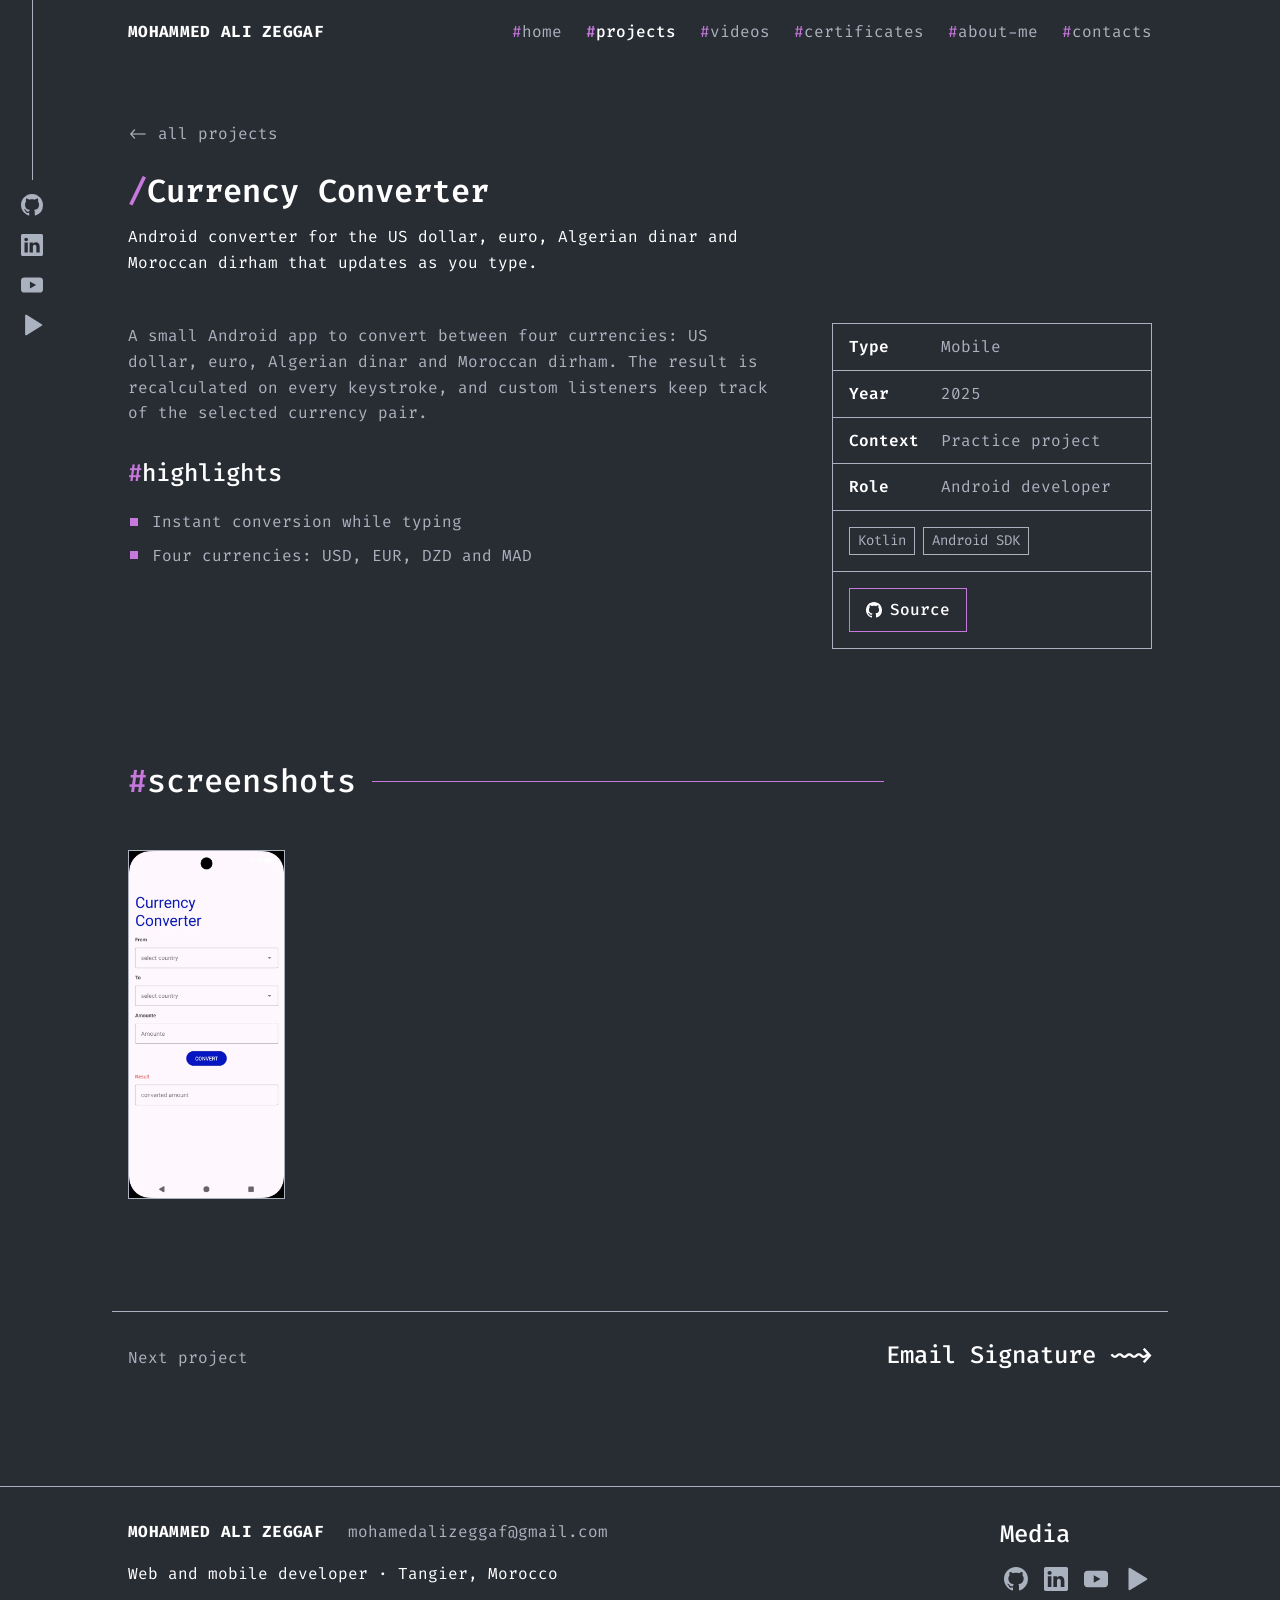
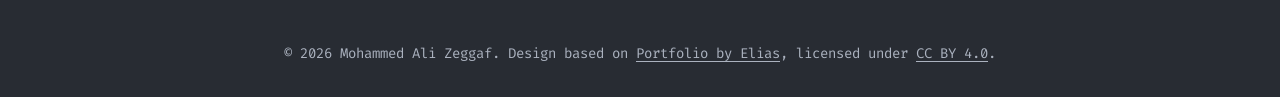
<file: projects/currency-converter/index.html>
<!DOCTYPE html>
<html lang="en">
<head>
    <meta charset="UTF-8">
    <meta name="viewport" content="width=device-width, initial-scale=1">
    <title>Currency Converter | Mohammed Ali Zeggaf</title>
    <meta name="description" content="Android converter for the US dollar, euro, Algerian dinar and Moroccan dirham that updates as you type.">
    <meta name="author" content="Mohammed Ali Zeggaf">
    <meta name="theme-color" content="#282c33">
    <meta name="color-scheme" content="dark">
    <link rel="canonical" href="https://mohammedalizeggaf.github.io/projects/currency-converter/">

    <meta property="og:type" content="website">
    <meta property="og:site_name" content="Mohammed Ali Zeggaf">
    <meta property="og:title" content="Currency Converter | Mohammed Ali Zeggaf">
    <meta property="og:description" content="Android converter for the US dollar, euro, Algerian dinar and Moroccan dirham that updates as you type.">
    <meta property="og:url" content="https://mohammedalizeggaf.github.io/projects/currency-converter/">
    <meta property="og:image" content="https://mohammedalizeggaf.github.io/assets/img/me/og.jpg?v=1791884113">
    <meta name="twitter:card" content="summary_large_image">

    <link rel="icon" href="/assets/img/favicon.svg?v=1791880726" type="image/svg+xml">
    <link rel="preload" href="/assets/fonts/fira-code-400.woff2" as="font" type="font/woff2" crossorigin>
    <link rel="stylesheet" href="/assets/css/app.css?v=1791892955">

    <script nonce="static">document.documentElement.classList.add('js');</script>
    <script src="/assets/js/app.js?v=1791886099" defer></script>

    <script type="application/ld+json" nonce="static">{"@context":"https://schema.org","@type":"Person","name":"Mohammed Ali Zeggaf","jobTitle":"Web and mobile developer","url":"https://mohammedalizeggaf.github.io/","image":"https://mohammedalizeggaf.github.io/assets/img/me/og.jpg?v=1791884113","email":"mailto:mohamedalizeggaf@gmail.com","address":{"@type":"PostalAddress","addressLocality":"Tangier","addressCountry":"MA"},"sameAs":["https://github.com/Hfid-Mokhtare","https://www.linkedin.com/in/mohamed-ali-zeggaf/","https://www.youtube.com/@Mohamed_Ali_Plus","https://play.google.com/store/apps/dev?id=8428987656042559407"]}</script>
</head>
<body>
    <a class="skip-link" href="#main">Skip to content</a>

    <aside class="media-rail" aria-label="Social links">
    <span class="media-rail__line"></span>
    <a href="https://github.com/Hfid-Mokhtare" target="_blank" rel="noopener noreferrer" aria-label="GitHub"><svg class="icon" width="22" height="22" viewBox="0 0 16 16" fill="currentColor" aria-hidden="true" focusable="false"><path d="M8 0C3.58 0 0 3.58 0 8c0 3.54 2.29 6.53 5.47 7.59.4.07.55-.17.55-.38 0-.19-.01-.82-.01-1.49-2.01.37-2.53-.49-2.69-.94-.09-.23-.48-.94-.82-1.13-.28-.15-.68-.52-.01-.53.63-.01 1.08.58 1.23.82.72 1.21 1.87.87 2.33.66.07-.52.28-.87.51-1.07-1.78-.2-3.64-.89-3.64-3.95 0-.87.31-1.59.82-2.15-.08-.2-.36-1.02.08-2.12 0 0 .67-.21 2.2.82.64-.18 1.32-.27 2-.27.68 0 1.36.09 2 .27 1.53-1.04 2.2-.82 2.2-.82.44 1.1.16 1.92.08 2.12.51.56.82 1.27.82 2.15 0 3.07-1.87 3.75-3.65 3.95.29.25.54.73.54 1.48 0 1.07-.01 1.93-.01 2.2 0 .21.15.46.55.38A8.013 8.013 0 0 0 16 8c0-4.42-3.58-8-8-8z"/></svg></a>
    <a href="https://www.linkedin.com/in/mohamed-ali-zeggaf/" target="_blank" rel="noopener noreferrer" aria-label="LinkedIn"><svg class="icon" width="22" height="22" viewBox="0 0 16 16" fill="currentColor" aria-hidden="true" focusable="false"><path d="M0 1.146C0 .513.526 0 1.175 0h13.65C15.474 0 16 .513 16 1.146v13.708c0 .633-.526 1.146-1.175 1.146H1.175C.526 16 0 15.487 0 14.854V1.146zm4.943 12.248V6.169H2.542v7.225h2.401zm-1.2-8.212c.837 0 1.358-.554 1.358-1.248-.015-.709-.52-1.248-1.342-1.248-.822 0-1.359.54-1.359 1.248 0 .694.521 1.248 1.327 1.248h.016zm4.908 8.212V9.359c0-.216.016-.432.08-.586.173-.431.568-.878 1.232-.878.869 0 1.216.662 1.216 1.634v3.865h2.401V9.25c0-2.22-1.184-3.252-2.764-3.252-1.274 0-1.845.7-2.165 1.193v.025h-.016a5.54 5.54 0 0 1 .016-.025V6.169h-2.4c.03.678 0 7.225 0 7.225h2.4z"/></svg></a>
    <a href="https://www.youtube.com/@Mohamed_Ali_Plus" target="_blank" rel="noopener noreferrer" aria-label="YouTube"><svg class="icon" width="22" height="22" viewBox="0 0 16 16" fill="currentColor" aria-hidden="true" focusable="false"><path fill-rule="evenodd" d="M2.5 2.5h11A2.5 2.5 0 0 1 16 5v6a2.5 2.5 0 0 1-2.5 2.5h-11A2.5 2.5 0 0 1 0 11V5a2.5 2.5 0 0 1 2.5-2.5zm4 3v5L11 8z"/></svg></a>
    <a href="https://play.google.com/store/apps/dev?id=8428987656042559407" target="_blank" rel="noopener noreferrer" aria-label="Google Play"><svg class="icon" width="22" height="22" viewBox="0 0 16 16" fill="currentColor" aria-hidden="true" focusable="false"><path d="M3 1.2v13.6a.7.7 0 0 0 1.06.6l11-6.8a.7.7 0 0 0 0-1.2l-11-6.8A.7.7 0 0 0 3 1.2z"/></svg></a>
</aside>
    <header class="header" data-header>
    <div class="container header__inner">
        <a class="logo" href="/" aria-label="Mohammed Ali Zeggaf, home">
            Mohammed Ali Zeggaf        </a>

        <button class="header__toggle" type="button" aria-expanded="false" aria-controls="site-nav" data-nav-toggle>
            <span class="visually-hidden">Menu</span>
            <span class="header__toggle-open"><svg class="icon" width="24" height="24" viewBox="0 0 16 16" fill="none" stroke="currentColor" stroke-width="1.5" stroke-linecap="round" stroke-linejoin="round" aria-hidden="true" focusable="false"><path d="M1 4h14M5 12h10"/></svg></span>
            <span class="header__toggle-close"><svg class="icon" width="24" height="24" viewBox="0 0 16 16" fill="none" stroke="currentColor" stroke-width="1.5" stroke-linecap="round" stroke-linejoin="round" aria-hidden="true" focusable="false"><path d="m2 2 12 12M14 2 2 14"/></svg></span>
        </button>

        <nav class="nav" id="site-nav" aria-label="Main" data-nav>
            <ul class="nav__list">
                <li>
                    <a class="nav__link" href="/"><span class="hash">#</span>home</a>
                </li>
                <li>
                    <a class="nav__link is-active" href="/projects/" aria-current="page"><span class="hash">#</span>projects</a>
                </li>
                <li>
                    <a class="nav__link" href="/videos/"><span class="hash">#</span>videos</a>
                </li>
                <li>
                    <a class="nav__link" href="/certificates/"><span class="hash">#</span>certificates</a>
                </li>
                <li>
                    <a class="nav__link" href="/about/"><span class="hash">#</span>about-me</a>
                </li>
                <li>
                    <a class="nav__link" href="/contact/"><span class="hash">#</span>contacts</a>
                </li>
            </ul>

            <ul class="nav__socials">
                <li>
                    <a href="https://github.com/Hfid-Mokhtare" target="_blank" rel="noopener noreferrer" aria-label="GitHub"><svg class="icon" width="28" height="28" viewBox="0 0 16 16" fill="currentColor" aria-hidden="true" focusable="false"><path d="M8 0C3.58 0 0 3.58 0 8c0 3.54 2.29 6.53 5.47 7.59.4.07.55-.17.55-.38 0-.19-.01-.82-.01-1.49-2.01.37-2.53-.49-2.69-.94-.09-.23-.48-.94-.82-1.13-.28-.15-.68-.52-.01-.53.63-.01 1.08.58 1.23.82.72 1.21 1.87.87 2.33.66.07-.52.28-.87.51-1.07-1.78-.2-3.64-.89-3.64-3.95 0-.87.31-1.59.82-2.15-.08-.2-.36-1.02.08-2.12 0 0 .67-.21 2.2.82.64-.18 1.32-.27 2-.27.68 0 1.36.09 2 .27 1.53-1.04 2.2-.82 2.2-.82.44 1.1.16 1.92.08 2.12.51.56.82 1.27.82 2.15 0 3.07-1.87 3.75-3.65 3.95.29.25.54.73.54 1.48 0 1.07-.01 1.93-.01 2.2 0 .21.15.46.55.38A8.013 8.013 0 0 0 16 8c0-4.42-3.58-8-8-8z"/></svg></a>
                </li>
                <li>
                    <a href="https://www.linkedin.com/in/mohamed-ali-zeggaf/" target="_blank" rel="noopener noreferrer" aria-label="LinkedIn"><svg class="icon" width="28" height="28" viewBox="0 0 16 16" fill="currentColor" aria-hidden="true" focusable="false"><path d="M0 1.146C0 .513.526 0 1.175 0h13.65C15.474 0 16 .513 16 1.146v13.708c0 .633-.526 1.146-1.175 1.146H1.175C.526 16 0 15.487 0 14.854V1.146zm4.943 12.248V6.169H2.542v7.225h2.401zm-1.2-8.212c.837 0 1.358-.554 1.358-1.248-.015-.709-.52-1.248-1.342-1.248-.822 0-1.359.54-1.359 1.248 0 .694.521 1.248 1.327 1.248h.016zm4.908 8.212V9.359c0-.216.016-.432.08-.586.173-.431.568-.878 1.232-.878.869 0 1.216.662 1.216 1.634v3.865h2.401V9.25c0-2.22-1.184-3.252-2.764-3.252-1.274 0-1.845.7-2.165 1.193v.025h-.016a5.54 5.54 0 0 1 .016-.025V6.169h-2.4c.03.678 0 7.225 0 7.225h2.4z"/></svg></a>
                </li>
                <li>
                    <a href="https://www.youtube.com/@Mohamed_Ali_Plus" target="_blank" rel="noopener noreferrer" aria-label="YouTube"><svg class="icon" width="28" height="28" viewBox="0 0 16 16" fill="currentColor" aria-hidden="true" focusable="false"><path fill-rule="evenodd" d="M2.5 2.5h11A2.5 2.5 0 0 1 16 5v6a2.5 2.5 0 0 1-2.5 2.5h-11A2.5 2.5 0 0 1 0 11V5a2.5 2.5 0 0 1 2.5-2.5zm4 3v5L11 8z"/></svg></a>
                </li>
                <li>
                    <a href="https://play.google.com/store/apps/dev?id=8428987656042559407" target="_blank" rel="noopener noreferrer" aria-label="Google Play"><svg class="icon" width="28" height="28" viewBox="0 0 16 16" fill="currentColor" aria-hidden="true" focusable="false"><path d="M3 1.2v13.6a.7.7 0 0 0 1.06.6l11-6.8a.7.7 0 0 0 0-1.2l-11-6.8A.7.7 0 0 0 3 1.2z"/></svg></a>
                </li>
            </ul>
        </nav>
    </div>
</header>

    <main id="main">
        <article class="project">
    <header class="page-title container">
        <a class="back-link" href="/projects/">&lt;- all projects</a>
        <h1 class="page-title__text"><span class="hash">/</span>Currency Converter</h1>
        <p class="page-title__subtitle">Android converter for the US dollar, euro, Algerian dinar and Moroccan dirham that updates as you type.</p>
    </header>

    <div class="container project__layout">
        <div class="project__main">
            <p>A small Android app to convert between four currencies: US dollar, euro, Algerian dinar and Moroccan dirham. The result is recalculated on every keystroke, and custom listeners keep track of the selected currency pair.</p>

            <h2 class="project__heading"><span class="hash">#</span>highlights</h2>
            <ul class="check-list">
                <li>Instant conversion while typing</li>
                <li>Four currencies: USD, EUR, DZD and MAD</li>
            </ul>
        </div>

        <aside class="project__meta" aria-label="Project details">
            <dl class="meta-list">
                <div><dt>Type</dt><dd>Mobile</dd></div>
                <div><dt>Year</dt><dd>2025</dd></div>
                <div><dt>Context</dt><dd>Practice project</dd></div>
                <div><dt>Role</dt><dd>Android developer</dd></div>
            </dl>
            <ul class="tags" aria-label="Technologies">
                <li>Kotlin</li>
                <li>Android SDK</li>
            </ul>
            <div class="project__links">
                <a class="btn" href="https://github.com/Hfid-Mokhtare/Currency-Converter-App" target="_blank" rel="noopener noreferrer"><svg class="icon" width="16" height="16" viewBox="0 0 16 16" fill="currentColor" aria-hidden="true" focusable="false"><path d="M8 0C3.58 0 0 3.58 0 8c0 3.54 2.29 6.53 5.47 7.59.4.07.55-.17.55-.38 0-.19-.01-.82-.01-1.49-2.01.37-2.53-.49-2.69-.94-.09-.23-.48-.94-.82-1.13-.28-.15-.68-.52-.01-.53.63-.01 1.08.58 1.23.82.72 1.21 1.87.87 2.33.66.07-.52.28-.87.51-1.07-1.78-.2-3.64-.89-3.64-3.95 0-.87.31-1.59.82-2.15-.08-.2-.36-1.02.08-2.12 0 0 .67-.21 2.2.82.64-.18 1.32-.27 2-.27.68 0 1.36.09 2 .27 1.53-1.04 2.2-.82 2.2-.82.44 1.1.16 1.92.08 2.12.51.56.82 1.27.82 2.15 0 3.07-1.87 3.75-3.65 3.95.29.25.54.73.54 1.48 0 1.07-.01 1.93-.01 2.2 0 .21.15.46.55.38A8.013 8.013 0 0 0 16 8c0-4.42-3.58-8-8-8z"/></svg> Source</a>
            </div>
        </aside>
    </div>

    <section class="section container">
        <div class="section-title">
    <h2 class="section-title__text"><span class="hash">#</span>screenshots</h2>
    <span class="section-title__line"></span>
</div>
        <ul class="gallery gallery--phone" data-gallery>
            <li>
                <a class="gallery__item" href="/assets/img/projects/currency/1.webp?v=1791880126" data-gallery-item>
                    <img src="/assets/img/projects/currency/1.webp?v=1791880126" alt="Currency converter screen" width="540" height="1205" loading="lazy" decoding="async">
                </a>
            </li>
        </ul>
    </section>

    <nav class="container project__next" aria-label="Next project">
        <span>Next project</span>
        <a href="/projects/email-signature/">Email Signature ~~&gt;</a>
    </nav>
</article>

<dialog class="lightbox" data-lightbox aria-label="Screenshot viewer">
    <button class="lightbox__btn lightbox__close" type="button" data-lightbox-close aria-label="Close"><svg class="icon" width="20" height="20" viewBox="0 0 16 16" fill="none" stroke="currentColor" stroke-width="1.5" stroke-linecap="round" stroke-linejoin="round" aria-hidden="true" focusable="false"><path d="m2 2 12 12M14 2 2 14"/></svg></button>
    <button class="lightbox__btn lightbox__prev" type="button" data-lightbox-prev aria-label="Previous screenshot"><svg class="icon" width="20" height="20" viewBox="0 0 16 16" fill="none" stroke="currentColor" stroke-width="1.5" stroke-linecap="round" stroke-linejoin="round" aria-hidden="true" focusable="false"><path d="m10 2-6 6 6 6"/></svg></button>
    <img class="lightbox__image" src="[data-uri]" alt="" data-lightbox-image>
    <button class="lightbox__btn lightbox__next" type="button" data-lightbox-next aria-label="Next screenshot"><svg class="icon" width="20" height="20" viewBox="0 0 16 16" fill="none" stroke="currentColor" stroke-width="1.5" stroke-linecap="round" stroke-linejoin="round" aria-hidden="true" focusable="false"><path d="m6 2 6 6-6 6"/></svg></button>
</dialog>
    </main>

    <footer class="footer">
    <div class="container">
        <div class="footer__top">
            <div>
                <div class="footer__identity">
                    <a class="logo" href="/">
                        Mohammed Ali Zeggaf                    </a>
                    <a class="footer__email" href="mailto:mohamedalizeggaf@gmail.com">mohamedalizeggaf@gmail.com</a>
                </div>
                <p class="footer__role">Web and mobile developer · Tangier, Morocco</p>
            </div>

            <div>
                <h2 class="footer__heading">Media</h2>
                <ul class="footer__socials">
                    <li>
                        <a href="https://github.com/Hfid-Mokhtare" target="_blank" rel="noopener noreferrer" aria-label="GitHub"><svg class="icon" width="24" height="24" viewBox="0 0 16 16" fill="currentColor" aria-hidden="true" focusable="false"><path d="M8 0C3.58 0 0 3.58 0 8c0 3.54 2.29 6.53 5.47 7.59.4.07.55-.17.55-.38 0-.19-.01-.82-.01-1.49-2.01.37-2.53-.49-2.69-.94-.09-.23-.48-.94-.82-1.13-.28-.15-.68-.52-.01-.53.63-.01 1.08.58 1.23.82.72 1.21 1.87.87 2.33.66.07-.52.28-.87.51-1.07-1.78-.2-3.64-.89-3.64-3.95 0-.87.31-1.59.82-2.15-.08-.2-.36-1.02.08-2.12 0 0 .67-.21 2.2.82.64-.18 1.32-.27 2-.27.68 0 1.36.09 2 .27 1.53-1.04 2.2-.82 2.2-.82.44 1.1.16 1.92.08 2.12.51.56.82 1.27.82 2.15 0 3.07-1.87 3.75-3.65 3.95.29.25.54.73.54 1.48 0 1.07-.01 1.93-.01 2.2 0 .21.15.46.55.38A8.013 8.013 0 0 0 16 8c0-4.42-3.58-8-8-8z"/></svg></a>
                    </li>
                    <li>
                        <a href="https://www.linkedin.com/in/mohamed-ali-zeggaf/" target="_blank" rel="noopener noreferrer" aria-label="LinkedIn"><svg class="icon" width="24" height="24" viewBox="0 0 16 16" fill="currentColor" aria-hidden="true" focusable="false"><path d="M0 1.146C0 .513.526 0 1.175 0h13.65C15.474 0 16 .513 16 1.146v13.708c0 .633-.526 1.146-1.175 1.146H1.175C.526 16 0 15.487 0 14.854V1.146zm4.943 12.248V6.169H2.542v7.225h2.401zm-1.2-8.212c.837 0 1.358-.554 1.358-1.248-.015-.709-.52-1.248-1.342-1.248-.822 0-1.359.54-1.359 1.248 0 .694.521 1.248 1.327 1.248h.016zm4.908 8.212V9.359c0-.216.016-.432.08-.586.173-.431.568-.878 1.232-.878.869 0 1.216.662 1.216 1.634v3.865h2.401V9.25c0-2.22-1.184-3.252-2.764-3.252-1.274 0-1.845.7-2.165 1.193v.025h-.016a5.54 5.54 0 0 1 .016-.025V6.169h-2.4c.03.678 0 7.225 0 7.225h2.4z"/></svg></a>
                    </li>
                    <li>
                        <a href="https://www.youtube.com/@Mohamed_Ali_Plus" target="_blank" rel="noopener noreferrer" aria-label="YouTube"><svg class="icon" width="24" height="24" viewBox="0 0 16 16" fill="currentColor" aria-hidden="true" focusable="false"><path fill-rule="evenodd" d="M2.5 2.5h11A2.5 2.5 0 0 1 16 5v6a2.5 2.5 0 0 1-2.5 2.5h-11A2.5 2.5 0 0 1 0 11V5a2.5 2.5 0 0 1 2.5-2.5zm4 3v5L11 8z"/></svg></a>
                    </li>
                    <li>
                        <a href="https://play.google.com/store/apps/dev?id=8428987656042559407" target="_blank" rel="noopener noreferrer" aria-label="Google Play"><svg class="icon" width="24" height="24" viewBox="0 0 16 16" fill="currentColor" aria-hidden="true" focusable="false"><path d="M3 1.2v13.6a.7.7 0 0 0 1.06.6l11-6.8a.7.7 0 0 0 0-1.2l-11-6.8A.7.7 0 0 0 3 1.2z"/></svg></a>
                    </li>
                </ul>
            </div>
        </div>

        <p class="footer__copy">
            © 2026 Mohammed Ali Zeggaf.
            Design based on <a href="https://www.figma.com/community/file/1164933568884615740" target="_blank" rel="noopener noreferrer">Portfolio by Elias</a>,
            licensed under <a href="https://creativecommons.org/licenses/by/4.0/" target="_blank" rel="noopener noreferrer license">CC BY 4.0</a>.
        </p>
    </div>
</footer>
</body>
</html>
</file>
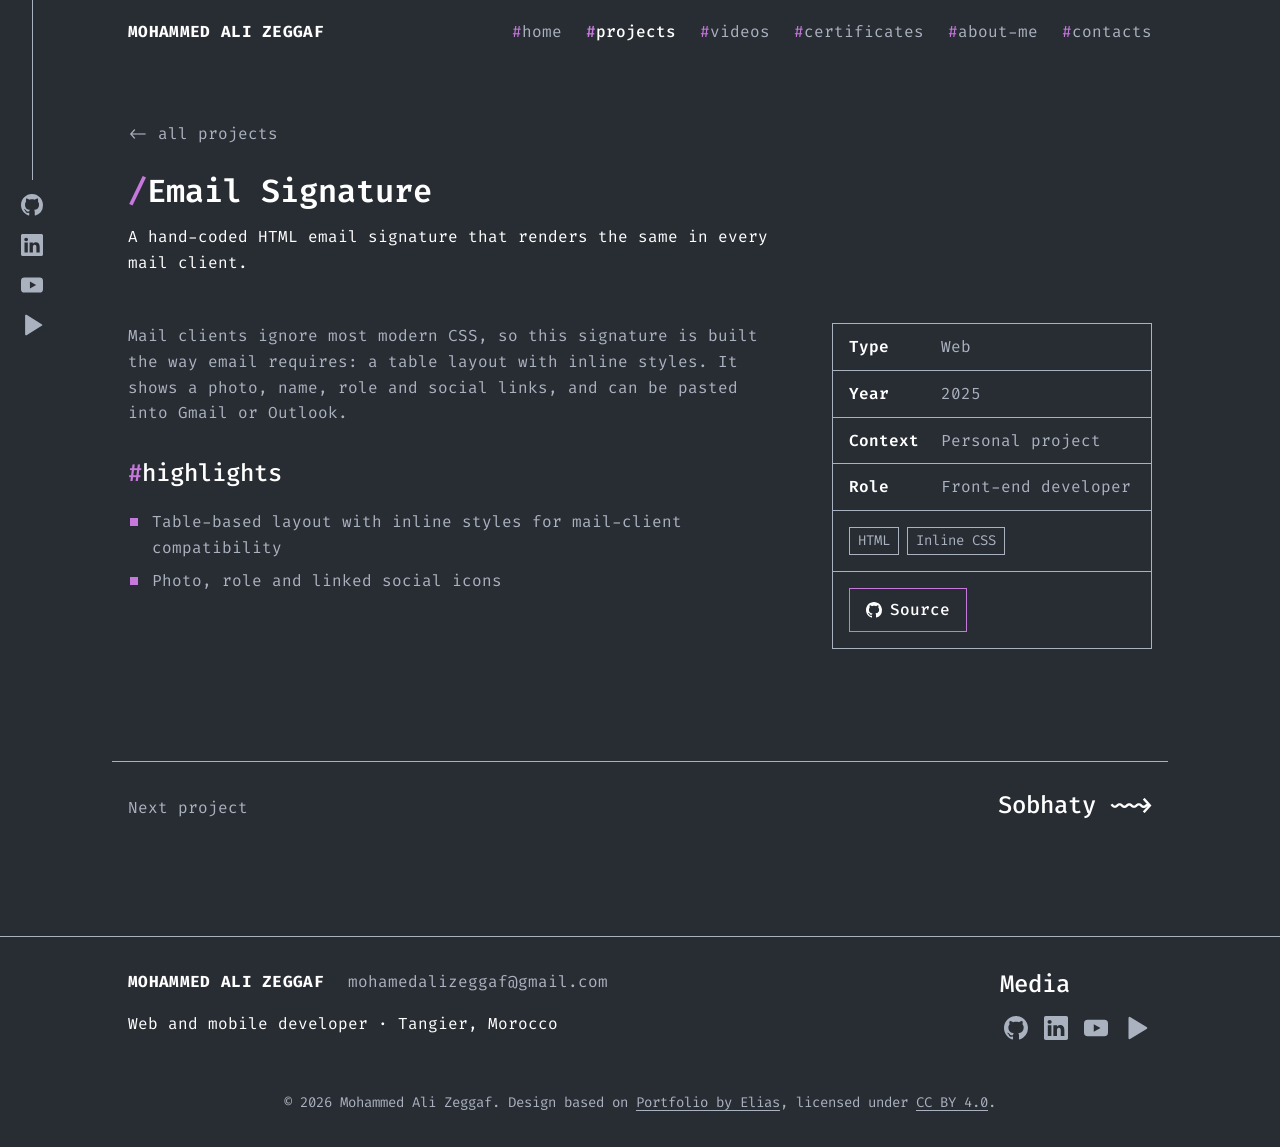
<file: projects/email-signature/index.html>
<!DOCTYPE html>
<html lang="en">
<head>
    <meta charset="UTF-8">
    <meta name="viewport" content="width=device-width, initial-scale=1">
    <title>Email Signature | Mohammed Ali Zeggaf</title>
    <meta name="description" content="A hand-coded HTML email signature that renders the same in every mail client.">
    <meta name="author" content="Mohammed Ali Zeggaf">
    <meta name="theme-color" content="#282c33">
    <meta name="color-scheme" content="dark">
    <link rel="canonical" href="https://mohammedalizeggaf.github.io/projects/email-signature/">

    <meta property="og:type" content="website">
    <meta property="og:site_name" content="Mohammed Ali Zeggaf">
    <meta property="og:title" content="Email Signature | Mohammed Ali Zeggaf">
    <meta property="og:description" content="A hand-coded HTML email signature that renders the same in every mail client.">
    <meta property="og:url" content="https://mohammedalizeggaf.github.io/projects/email-signature/">
    <meta property="og:image" content="https://mohammedalizeggaf.github.io/assets/img/me/og.jpg?v=1791884113">
    <meta name="twitter:card" content="summary_large_image">

    <link rel="icon" href="/assets/img/favicon.svg?v=1791880726" type="image/svg+xml">
    <link rel="preload" href="/assets/fonts/fira-code-400.woff2" as="font" type="font/woff2" crossorigin>
    <link rel="stylesheet" href="/assets/css/app.css?v=1791892955">

    <script nonce="static">document.documentElement.classList.add('js');</script>
    <script src="/assets/js/app.js?v=1791886099" defer></script>

    <script type="application/ld+json" nonce="static">{"@context":"https://schema.org","@type":"Person","name":"Mohammed Ali Zeggaf","jobTitle":"Web and mobile developer","url":"https://mohammedalizeggaf.github.io/","image":"https://mohammedalizeggaf.github.io/assets/img/me/og.jpg?v=1791884113","email":"mailto:mohamedalizeggaf@gmail.com","address":{"@type":"PostalAddress","addressLocality":"Tangier","addressCountry":"MA"},"sameAs":["https://github.com/Hfid-Mokhtare","https://www.linkedin.com/in/mohamed-ali-zeggaf/","https://www.youtube.com/@Mohamed_Ali_Plus","https://play.google.com/store/apps/dev?id=8428987656042559407"]}</script>
</head>
<body>
    <a class="skip-link" href="#main">Skip to content</a>

    <aside class="media-rail" aria-label="Social links">
    <span class="media-rail__line"></span>
    <a href="https://github.com/Hfid-Mokhtare" target="_blank" rel="noopener noreferrer" aria-label="GitHub"><svg class="icon" width="22" height="22" viewBox="0 0 16 16" fill="currentColor" aria-hidden="true" focusable="false"><path d="M8 0C3.58 0 0 3.58 0 8c0 3.54 2.29 6.53 5.47 7.59.4.07.55-.17.55-.38 0-.19-.01-.82-.01-1.49-2.01.37-2.53-.49-2.69-.94-.09-.23-.48-.94-.82-1.13-.28-.15-.68-.52-.01-.53.63-.01 1.08.58 1.23.82.72 1.21 1.87.87 2.33.66.07-.52.28-.87.51-1.07-1.78-.2-3.64-.89-3.64-3.95 0-.87.31-1.59.82-2.15-.08-.2-.36-1.02.08-2.12 0 0 .67-.21 2.2.82.64-.18 1.32-.27 2-.27.68 0 1.36.09 2 .27 1.53-1.04 2.2-.82 2.2-.82.44 1.1.16 1.92.08 2.12.51.56.82 1.27.82 2.15 0 3.07-1.87 3.75-3.65 3.95.29.25.54.73.54 1.48 0 1.07-.01 1.93-.01 2.2 0 .21.15.46.55.38A8.013 8.013 0 0 0 16 8c0-4.42-3.58-8-8-8z"/></svg></a>
    <a href="https://www.linkedin.com/in/mohamed-ali-zeggaf/" target="_blank" rel="noopener noreferrer" aria-label="LinkedIn"><svg class="icon" width="22" height="22" viewBox="0 0 16 16" fill="currentColor" aria-hidden="true" focusable="false"><path d="M0 1.146C0 .513.526 0 1.175 0h13.65C15.474 0 16 .513 16 1.146v13.708c0 .633-.526 1.146-1.175 1.146H1.175C.526 16 0 15.487 0 14.854V1.146zm4.943 12.248V6.169H2.542v7.225h2.401zm-1.2-8.212c.837 0 1.358-.554 1.358-1.248-.015-.709-.52-1.248-1.342-1.248-.822 0-1.359.54-1.359 1.248 0 .694.521 1.248 1.327 1.248h.016zm4.908 8.212V9.359c0-.216.016-.432.08-.586.173-.431.568-.878 1.232-.878.869 0 1.216.662 1.216 1.634v3.865h2.401V9.25c0-2.22-1.184-3.252-2.764-3.252-1.274 0-1.845.7-2.165 1.193v.025h-.016a5.54 5.54 0 0 1 .016-.025V6.169h-2.4c.03.678 0 7.225 0 7.225h2.4z"/></svg></a>
    <a href="https://www.youtube.com/@Mohamed_Ali_Plus" target="_blank" rel="noopener noreferrer" aria-label="YouTube"><svg class="icon" width="22" height="22" viewBox="0 0 16 16" fill="currentColor" aria-hidden="true" focusable="false"><path fill-rule="evenodd" d="M2.5 2.5h11A2.5 2.5 0 0 1 16 5v6a2.5 2.5 0 0 1-2.5 2.5h-11A2.5 2.5 0 0 1 0 11V5a2.5 2.5 0 0 1 2.5-2.5zm4 3v5L11 8z"/></svg></a>
    <a href="https://play.google.com/store/apps/dev?id=8428987656042559407" target="_blank" rel="noopener noreferrer" aria-label="Google Play"><svg class="icon" width="22" height="22" viewBox="0 0 16 16" fill="currentColor" aria-hidden="true" focusable="false"><path d="M3 1.2v13.6a.7.7 0 0 0 1.06.6l11-6.8a.7.7 0 0 0 0-1.2l-11-6.8A.7.7 0 0 0 3 1.2z"/></svg></a>
</aside>
    <header class="header" data-header>
    <div class="container header__inner">
        <a class="logo" href="/" aria-label="Mohammed Ali Zeggaf, home">
            Mohammed Ali Zeggaf        </a>

        <button class="header__toggle" type="button" aria-expanded="false" aria-controls="site-nav" data-nav-toggle>
            <span class="visually-hidden">Menu</span>
            <span class="header__toggle-open"><svg class="icon" width="24" height="24" viewBox="0 0 16 16" fill="none" stroke="currentColor" stroke-width="1.5" stroke-linecap="round" stroke-linejoin="round" aria-hidden="true" focusable="false"><path d="M1 4h14M5 12h10"/></svg></span>
            <span class="header__toggle-close"><svg class="icon" width="24" height="24" viewBox="0 0 16 16" fill="none" stroke="currentColor" stroke-width="1.5" stroke-linecap="round" stroke-linejoin="round" aria-hidden="true" focusable="false"><path d="m2 2 12 12M14 2 2 14"/></svg></span>
        </button>

        <nav class="nav" id="site-nav" aria-label="Main" data-nav>
            <ul class="nav__list">
                <li>
                    <a class="nav__link" href="/"><span class="hash">#</span>home</a>
                </li>
                <li>
                    <a class="nav__link is-active" href="/projects/" aria-current="page"><span class="hash">#</span>projects</a>
                </li>
                <li>
                    <a class="nav__link" href="/videos/"><span class="hash">#</span>videos</a>
                </li>
                <li>
                    <a class="nav__link" href="/certificates/"><span class="hash">#</span>certificates</a>
                </li>
                <li>
                    <a class="nav__link" href="/about/"><span class="hash">#</span>about-me</a>
                </li>
                <li>
                    <a class="nav__link" href="/contact/"><span class="hash">#</span>contacts</a>
                </li>
            </ul>

            <ul class="nav__socials">
                <li>
                    <a href="https://github.com/Hfid-Mokhtare" target="_blank" rel="noopener noreferrer" aria-label="GitHub"><svg class="icon" width="28" height="28" viewBox="0 0 16 16" fill="currentColor" aria-hidden="true" focusable="false"><path d="M8 0C3.58 0 0 3.58 0 8c0 3.54 2.29 6.53 5.47 7.59.4.07.55-.17.55-.38 0-.19-.01-.82-.01-1.49-2.01.37-2.53-.49-2.69-.94-.09-.23-.48-.94-.82-1.13-.28-.15-.68-.52-.01-.53.63-.01 1.08.58 1.23.82.72 1.21 1.87.87 2.33.66.07-.52.28-.87.51-1.07-1.78-.2-3.64-.89-3.64-3.95 0-.87.31-1.59.82-2.15-.08-.2-.36-1.02.08-2.12 0 0 .67-.21 2.2.82.64-.18 1.32-.27 2-.27.68 0 1.36.09 2 .27 1.53-1.04 2.2-.82 2.2-.82.44 1.1.16 1.92.08 2.12.51.56.82 1.27.82 2.15 0 3.07-1.87 3.75-3.65 3.95.29.25.54.73.54 1.48 0 1.07-.01 1.93-.01 2.2 0 .21.15.46.55.38A8.013 8.013 0 0 0 16 8c0-4.42-3.58-8-8-8z"/></svg></a>
                </li>
                <li>
                    <a href="https://www.linkedin.com/in/mohamed-ali-zeggaf/" target="_blank" rel="noopener noreferrer" aria-label="LinkedIn"><svg class="icon" width="28" height="28" viewBox="0 0 16 16" fill="currentColor" aria-hidden="true" focusable="false"><path d="M0 1.146C0 .513.526 0 1.175 0h13.65C15.474 0 16 .513 16 1.146v13.708c0 .633-.526 1.146-1.175 1.146H1.175C.526 16 0 15.487 0 14.854V1.146zm4.943 12.248V6.169H2.542v7.225h2.401zm-1.2-8.212c.837 0 1.358-.554 1.358-1.248-.015-.709-.52-1.248-1.342-1.248-.822 0-1.359.54-1.359 1.248 0 .694.521 1.248 1.327 1.248h.016zm4.908 8.212V9.359c0-.216.016-.432.08-.586.173-.431.568-.878 1.232-.878.869 0 1.216.662 1.216 1.634v3.865h2.401V9.25c0-2.22-1.184-3.252-2.764-3.252-1.274 0-1.845.7-2.165 1.193v.025h-.016a5.54 5.54 0 0 1 .016-.025V6.169h-2.4c.03.678 0 7.225 0 7.225h2.4z"/></svg></a>
                </li>
                <li>
                    <a href="https://www.youtube.com/@Mohamed_Ali_Plus" target="_blank" rel="noopener noreferrer" aria-label="YouTube"><svg class="icon" width="28" height="28" viewBox="0 0 16 16" fill="currentColor" aria-hidden="true" focusable="false"><path fill-rule="evenodd" d="M2.5 2.5h11A2.5 2.5 0 0 1 16 5v6a2.5 2.5 0 0 1-2.5 2.5h-11A2.5 2.5 0 0 1 0 11V5a2.5 2.5 0 0 1 2.5-2.5zm4 3v5L11 8z"/></svg></a>
                </li>
                <li>
                    <a href="https://play.google.com/store/apps/dev?id=8428987656042559407" target="_blank" rel="noopener noreferrer" aria-label="Google Play"><svg class="icon" width="28" height="28" viewBox="0 0 16 16" fill="currentColor" aria-hidden="true" focusable="false"><path d="M3 1.2v13.6a.7.7 0 0 0 1.06.6l11-6.8a.7.7 0 0 0 0-1.2l-11-6.8A.7.7 0 0 0 3 1.2z"/></svg></a>
                </li>
            </ul>
        </nav>
    </div>
</header>

    <main id="main">
        <article class="project">
    <header class="page-title container">
        <a class="back-link" href="/projects/">&lt;- all projects</a>
        <h1 class="page-title__text"><span class="hash">/</span>Email Signature</h1>
        <p class="page-title__subtitle">A hand-coded HTML email signature that renders the same in every mail client.</p>
    </header>

    <div class="container project__layout">
        <div class="project__main">
            <p>Mail clients ignore most modern CSS, so this signature is built the way email requires: a table layout with inline styles. It shows a photo, name, role and social links, and can be pasted into Gmail or Outlook.</p>

            <h2 class="project__heading"><span class="hash">#</span>highlights</h2>
            <ul class="check-list">
                <li>Table-based layout with inline styles for mail-client compatibility</li>
                <li>Photo, role and linked social icons</li>
            </ul>
        </div>

        <aside class="project__meta" aria-label="Project details">
            <dl class="meta-list">
                <div><dt>Type</dt><dd>Web</dd></div>
                <div><dt>Year</dt><dd>2025</dd></div>
                <div><dt>Context</dt><dd>Personal project</dd></div>
                <div><dt>Role</dt><dd>Front-end developer</dd></div>
            </dl>
            <ul class="tags" aria-label="Technologies">
                <li>HTML</li>
                <li>Inline CSS</li>
            </ul>
            <div class="project__links">
                <a class="btn" href="https://github.com/Hfid-Mokhtare/EmailSegniture" target="_blank" rel="noopener noreferrer"><svg class="icon" width="16" height="16" viewBox="0 0 16 16" fill="currentColor" aria-hidden="true" focusable="false"><path d="M8 0C3.58 0 0 3.58 0 8c0 3.54 2.29 6.53 5.47 7.59.4.07.55-.17.55-.38 0-.19-.01-.82-.01-1.49-2.01.37-2.53-.49-2.69-.94-.09-.23-.48-.94-.82-1.13-.28-.15-.68-.52-.01-.53.63-.01 1.08.58 1.23.82.72 1.21 1.87.87 2.33.66.07-.52.28-.87.51-1.07-1.78-.2-3.64-.89-3.64-3.95 0-.87.31-1.59.82-2.15-.08-.2-.36-1.02.08-2.12 0 0 .67-.21 2.2.82.64-.18 1.32-.27 2-.27.68 0 1.36.09 2 .27 1.53-1.04 2.2-.82 2.2-.82.44 1.1.16 1.92.08 2.12.51.56.82 1.27.82 2.15 0 3.07-1.87 3.75-3.65 3.95.29.25.54.73.54 1.48 0 1.07-.01 1.93-.01 2.2 0 .21.15.46.55.38A8.013 8.013 0 0 0 16 8c0-4.42-3.58-8-8-8z"/></svg> Source</a>
            </div>
        </aside>
    </div>


    <nav class="container project__next" aria-label="Next project">
        <span>Next project</span>
        <a href="/projects/sobhaty/">Sobhaty ~~&gt;</a>
    </nav>
</article>

<dialog class="lightbox" data-lightbox aria-label="Screenshot viewer">
    <button class="lightbox__btn lightbox__close" type="button" data-lightbox-close aria-label="Close"><svg class="icon" width="20" height="20" viewBox="0 0 16 16" fill="none" stroke="currentColor" stroke-width="1.5" stroke-linecap="round" stroke-linejoin="round" aria-hidden="true" focusable="false"><path d="m2 2 12 12M14 2 2 14"/></svg></button>
    <button class="lightbox__btn lightbox__prev" type="button" data-lightbox-prev aria-label="Previous screenshot"><svg class="icon" width="20" height="20" viewBox="0 0 16 16" fill="none" stroke="currentColor" stroke-width="1.5" stroke-linecap="round" stroke-linejoin="round" aria-hidden="true" focusable="false"><path d="m10 2-6 6 6 6"/></svg></button>
    <img class="lightbox__image" src="[data-uri]" alt="" data-lightbox-image>
    <button class="lightbox__btn lightbox__next" type="button" data-lightbox-next aria-label="Next screenshot"><svg class="icon" width="20" height="20" viewBox="0 0 16 16" fill="none" stroke="currentColor" stroke-width="1.5" stroke-linecap="round" stroke-linejoin="round" aria-hidden="true" focusable="false"><path d="m6 2 6 6-6 6"/></svg></button>
</dialog>
    </main>

    <footer class="footer">
    <div class="container">
        <div class="footer__top">
            <div>
                <div class="footer__identity">
                    <a class="logo" href="/">
                        Mohammed Ali Zeggaf                    </a>
                    <a class="footer__email" href="mailto:mohamedalizeggaf@gmail.com">mohamedalizeggaf@gmail.com</a>
                </div>
                <p class="footer__role">Web and mobile developer · Tangier, Morocco</p>
            </div>

            <div>
                <h2 class="footer__heading">Media</h2>
                <ul class="footer__socials">
                    <li>
                        <a href="https://github.com/Hfid-Mokhtare" target="_blank" rel="noopener noreferrer" aria-label="GitHub"><svg class="icon" width="24" height="24" viewBox="0 0 16 16" fill="currentColor" aria-hidden="true" focusable="false"><path d="M8 0C3.58 0 0 3.58 0 8c0 3.54 2.29 6.53 5.47 7.59.4.07.55-.17.55-.38 0-.19-.01-.82-.01-1.49-2.01.37-2.53-.49-2.69-.94-.09-.23-.48-.94-.82-1.13-.28-.15-.68-.52-.01-.53.63-.01 1.08.58 1.23.82.72 1.21 1.87.87 2.33.66.07-.52.28-.87.51-1.07-1.78-.2-3.64-.89-3.64-3.95 0-.87.31-1.59.82-2.15-.08-.2-.36-1.02.08-2.12 0 0 .67-.21 2.2.82.64-.18 1.32-.27 2-.27.68 0 1.36.09 2 .27 1.53-1.04 2.2-.82 2.2-.82.44 1.1.16 1.92.08 2.12.51.56.82 1.27.82 2.15 0 3.07-1.87 3.75-3.65 3.95.29.25.54.73.54 1.48 0 1.07-.01 1.93-.01 2.2 0 .21.15.46.55.38A8.013 8.013 0 0 0 16 8c0-4.42-3.58-8-8-8z"/></svg></a>
                    </li>
                    <li>
                        <a href="https://www.linkedin.com/in/mohamed-ali-zeggaf/" target="_blank" rel="noopener noreferrer" aria-label="LinkedIn"><svg class="icon" width="24" height="24" viewBox="0 0 16 16" fill="currentColor" aria-hidden="true" focusable="false"><path d="M0 1.146C0 .513.526 0 1.175 0h13.65C15.474 0 16 .513 16 1.146v13.708c0 .633-.526 1.146-1.175 1.146H1.175C.526 16 0 15.487 0 14.854V1.146zm4.943 12.248V6.169H2.542v7.225h2.401zm-1.2-8.212c.837 0 1.358-.554 1.358-1.248-.015-.709-.52-1.248-1.342-1.248-.822 0-1.359.54-1.359 1.248 0 .694.521 1.248 1.327 1.248h.016zm4.908 8.212V9.359c0-.216.016-.432.08-.586.173-.431.568-.878 1.232-.878.869 0 1.216.662 1.216 1.634v3.865h2.401V9.25c0-2.22-1.184-3.252-2.764-3.252-1.274 0-1.845.7-2.165 1.193v.025h-.016a5.54 5.54 0 0 1 .016-.025V6.169h-2.4c.03.678 0 7.225 0 7.225h2.4z"/></svg></a>
                    </li>
                    <li>
                        <a href="https://www.youtube.com/@Mohamed_Ali_Plus" target="_blank" rel="noopener noreferrer" aria-label="YouTube"><svg class="icon" width="24" height="24" viewBox="0 0 16 16" fill="currentColor" aria-hidden="true" focusable="false"><path fill-rule="evenodd" d="M2.5 2.5h11A2.5 2.5 0 0 1 16 5v6a2.5 2.5 0 0 1-2.5 2.5h-11A2.5 2.5 0 0 1 0 11V5a2.5 2.5 0 0 1 2.5-2.5zm4 3v5L11 8z"/></svg></a>
                    </li>
                    <li>
                        <a href="https://play.google.com/store/apps/dev?id=8428987656042559407" target="_blank" rel="noopener noreferrer" aria-label="Google Play"><svg class="icon" width="24" height="24" viewBox="0 0 16 16" fill="currentColor" aria-hidden="true" focusable="false"><path d="M3 1.2v13.6a.7.7 0 0 0 1.06.6l11-6.8a.7.7 0 0 0 0-1.2l-11-6.8A.7.7 0 0 0 3 1.2z"/></svg></a>
                    </li>
                </ul>
            </div>
        </div>

        <p class="footer__copy">
            © 2026 Mohammed Ali Zeggaf.
            Design based on <a href="https://www.figma.com/community/file/1164933568884615740" target="_blank" rel="noopener noreferrer">Portfolio by Elias</a>,
            licensed under <a href="https://creativecommons.org/licenses/by/4.0/" target="_blank" rel="noopener noreferrer license">CC BY 4.0</a>.
        </p>
    </div>
</footer>
</body>
</html>
</file>
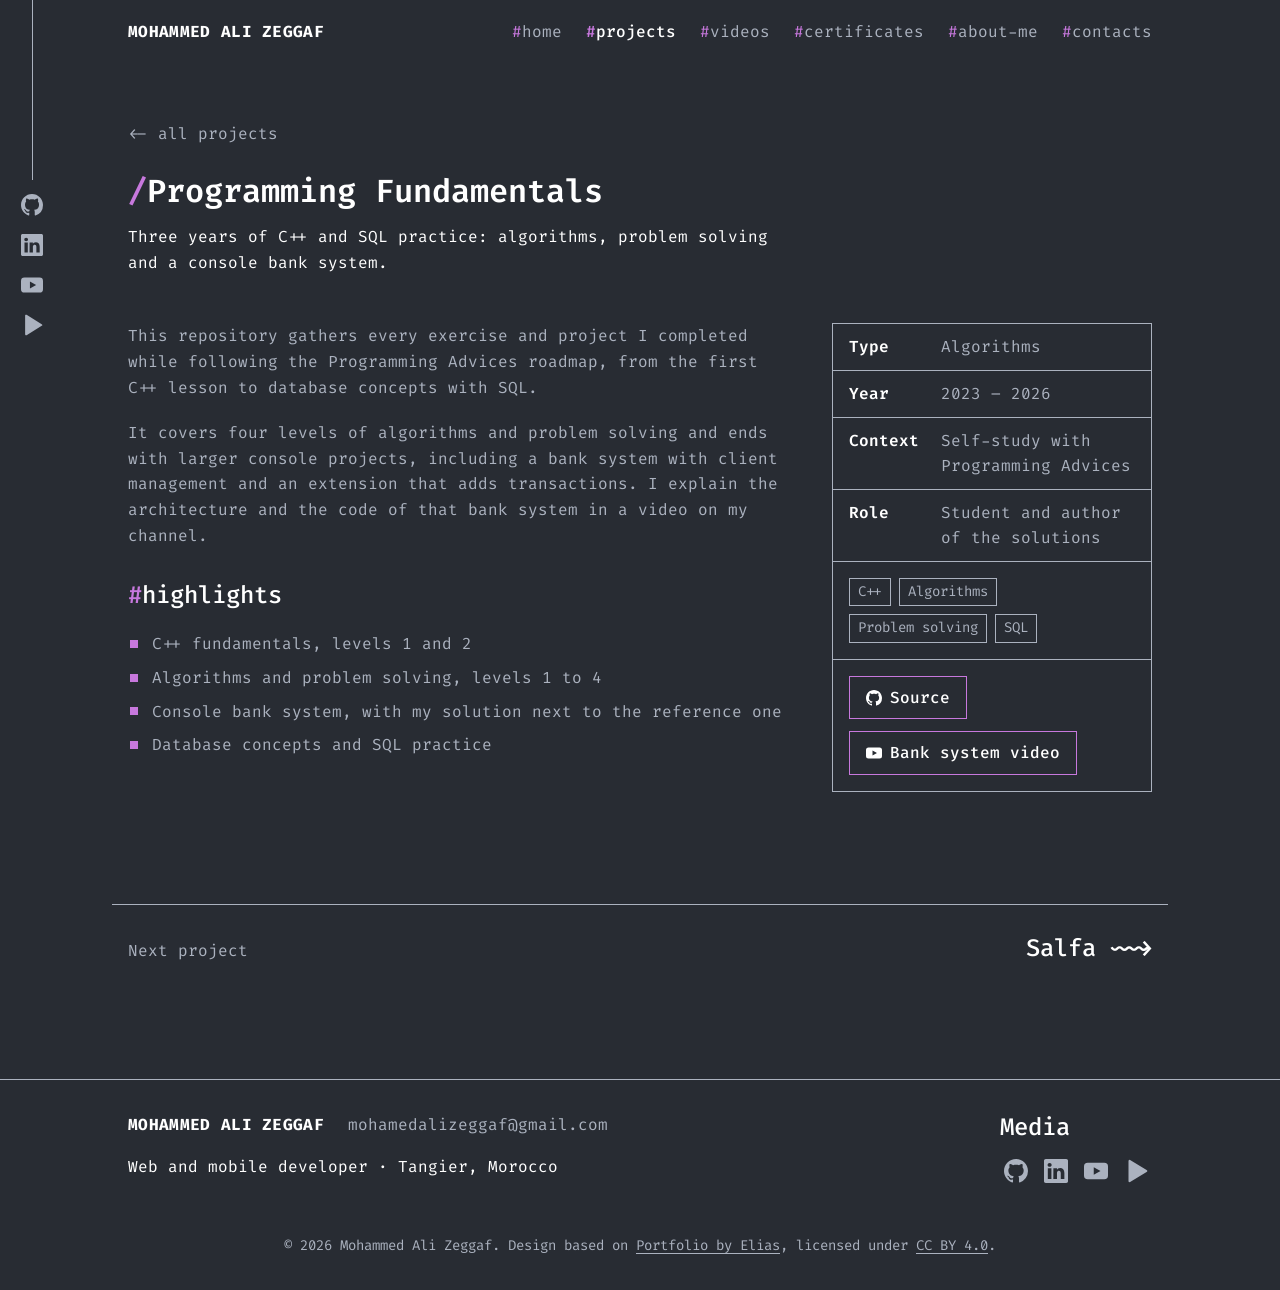
<file: projects/programming-fundamentals/index.html>
<!DOCTYPE html>
<html lang="en">
<head>
    <meta charset="UTF-8">
    <meta name="viewport" content="width=device-width, initial-scale=1">
    <title>Programming Fundamentals | Mohammed Ali Zeggaf</title>
    <meta name="description" content="Three years of C++ and SQL practice: algorithms, problem solving and a console bank system.">
    <meta name="author" content="Mohammed Ali Zeggaf">
    <meta name="theme-color" content="#282c33">
    <meta name="color-scheme" content="dark">
    <link rel="canonical" href="https://mohammedalizeggaf.github.io/projects/programming-fundamentals/">

    <meta property="og:type" content="website">
    <meta property="og:site_name" content="Mohammed Ali Zeggaf">
    <meta property="og:title" content="Programming Fundamentals | Mohammed Ali Zeggaf">
    <meta property="og:description" content="Three years of C++ and SQL practice: algorithms, problem solving and a console bank system.">
    <meta property="og:url" content="https://mohammedalizeggaf.github.io/projects/programming-fundamentals/">
    <meta property="og:image" content="https://mohammedalizeggaf.github.io/assets/img/projects/fundamentals/cover.webp?v=1791880531">
    <meta name="twitter:card" content="summary_large_image">

    <link rel="icon" href="/assets/img/favicon.svg?v=1791880726" type="image/svg+xml">
    <link rel="preload" href="/assets/fonts/fira-code-400.woff2" as="font" type="font/woff2" crossorigin>
    <link rel="stylesheet" href="/assets/css/app.css?v=1791892955">

    <script nonce="static">document.documentElement.classList.add('js');</script>
    <script src="/assets/js/app.js?v=1791886099" defer></script>

    <script type="application/ld+json" nonce="static">{"@context":"https://schema.org","@type":"Person","name":"Mohammed Ali Zeggaf","jobTitle":"Web and mobile developer","url":"https://mohammedalizeggaf.github.io/","image":"https://mohammedalizeggaf.github.io/assets/img/me/og.jpg?v=1791884113","email":"mailto:mohamedalizeggaf@gmail.com","address":{"@type":"PostalAddress","addressLocality":"Tangier","addressCountry":"MA"},"sameAs":["https://github.com/Hfid-Mokhtare","https://www.linkedin.com/in/mohamed-ali-zeggaf/","https://www.youtube.com/@Mohamed_Ali_Plus","https://play.google.com/store/apps/dev?id=8428987656042559407"]}</script>
</head>
<body>
    <a class="skip-link" href="#main">Skip to content</a>

    <aside class="media-rail" aria-label="Social links">
    <span class="media-rail__line"></span>
    <a href="https://github.com/Hfid-Mokhtare" target="_blank" rel="noopener noreferrer" aria-label="GitHub"><svg class="icon" width="22" height="22" viewBox="0 0 16 16" fill="currentColor" aria-hidden="true" focusable="false"><path d="M8 0C3.58 0 0 3.58 0 8c0 3.54 2.29 6.53 5.47 7.59.4.07.55-.17.55-.38 0-.19-.01-.82-.01-1.49-2.01.37-2.53-.49-2.69-.94-.09-.23-.48-.94-.82-1.13-.28-.15-.68-.52-.01-.53.63-.01 1.08.58 1.23.82.72 1.21 1.87.87 2.33.66.07-.52.28-.87.51-1.07-1.78-.2-3.64-.89-3.64-3.95 0-.87.31-1.59.82-2.15-.08-.2-.36-1.02.08-2.12 0 0 .67-.21 2.2.82.64-.18 1.32-.27 2-.27.68 0 1.36.09 2 .27 1.53-1.04 2.2-.82 2.2-.82.44 1.1.16 1.92.08 2.12.51.56.82 1.27.82 2.15 0 3.07-1.87 3.75-3.65 3.95.29.25.54.73.54 1.48 0 1.07-.01 1.93-.01 2.2 0 .21.15.46.55.38A8.013 8.013 0 0 0 16 8c0-4.42-3.58-8-8-8z"/></svg></a>
    <a href="https://www.linkedin.com/in/mohamed-ali-zeggaf/" target="_blank" rel="noopener noreferrer" aria-label="LinkedIn"><svg class="icon" width="22" height="22" viewBox="0 0 16 16" fill="currentColor" aria-hidden="true" focusable="false"><path d="M0 1.146C0 .513.526 0 1.175 0h13.65C15.474 0 16 .513 16 1.146v13.708c0 .633-.526 1.146-1.175 1.146H1.175C.526 16 0 15.487 0 14.854V1.146zm4.943 12.248V6.169H2.542v7.225h2.401zm-1.2-8.212c.837 0 1.358-.554 1.358-1.248-.015-.709-.52-1.248-1.342-1.248-.822 0-1.359.54-1.359 1.248 0 .694.521 1.248 1.327 1.248h.016zm4.908 8.212V9.359c0-.216.016-.432.08-.586.173-.431.568-.878 1.232-.878.869 0 1.216.662 1.216 1.634v3.865h2.401V9.25c0-2.22-1.184-3.252-2.764-3.252-1.274 0-1.845.7-2.165 1.193v.025h-.016a5.54 5.54 0 0 1 .016-.025V6.169h-2.4c.03.678 0 7.225 0 7.225h2.4z"/></svg></a>
    <a href="https://www.youtube.com/@Mohamed_Ali_Plus" target="_blank" rel="noopener noreferrer" aria-label="YouTube"><svg class="icon" width="22" height="22" viewBox="0 0 16 16" fill="currentColor" aria-hidden="true" focusable="false"><path fill-rule="evenodd" d="M2.5 2.5h11A2.5 2.5 0 0 1 16 5v6a2.5 2.5 0 0 1-2.5 2.5h-11A2.5 2.5 0 0 1 0 11V5a2.5 2.5 0 0 1 2.5-2.5zm4 3v5L11 8z"/></svg></a>
    <a href="https://play.google.com/store/apps/dev?id=8428987656042559407" target="_blank" rel="noopener noreferrer" aria-label="Google Play"><svg class="icon" width="22" height="22" viewBox="0 0 16 16" fill="currentColor" aria-hidden="true" focusable="false"><path d="M3 1.2v13.6a.7.7 0 0 0 1.06.6l11-6.8a.7.7 0 0 0 0-1.2l-11-6.8A.7.7 0 0 0 3 1.2z"/></svg></a>
</aside>
    <header class="header" data-header>
    <div class="container header__inner">
        <a class="logo" href="/" aria-label="Mohammed Ali Zeggaf, home">
            Mohammed Ali Zeggaf        </a>

        <button class="header__toggle" type="button" aria-expanded="false" aria-controls="site-nav" data-nav-toggle>
            <span class="visually-hidden">Menu</span>
            <span class="header__toggle-open"><svg class="icon" width="24" height="24" viewBox="0 0 16 16" fill="none" stroke="currentColor" stroke-width="1.5" stroke-linecap="round" stroke-linejoin="round" aria-hidden="true" focusable="false"><path d="M1 4h14M5 12h10"/></svg></span>
            <span class="header__toggle-close"><svg class="icon" width="24" height="24" viewBox="0 0 16 16" fill="none" stroke="currentColor" stroke-width="1.5" stroke-linecap="round" stroke-linejoin="round" aria-hidden="true" focusable="false"><path d="m2 2 12 12M14 2 2 14"/></svg></span>
        </button>

        <nav class="nav" id="site-nav" aria-label="Main" data-nav>
            <ul class="nav__list">
                <li>
                    <a class="nav__link" href="/"><span class="hash">#</span>home</a>
                </li>
                <li>
                    <a class="nav__link is-active" href="/projects/" aria-current="page"><span class="hash">#</span>projects</a>
                </li>
                <li>
                    <a class="nav__link" href="/videos/"><span class="hash">#</span>videos</a>
                </li>
                <li>
                    <a class="nav__link" href="/certificates/"><span class="hash">#</span>certificates</a>
                </li>
                <li>
                    <a class="nav__link" href="/about/"><span class="hash">#</span>about-me</a>
                </li>
                <li>
                    <a class="nav__link" href="/contact/"><span class="hash">#</span>contacts</a>
                </li>
            </ul>

            <ul class="nav__socials">
                <li>
                    <a href="https://github.com/Hfid-Mokhtare" target="_blank" rel="noopener noreferrer" aria-label="GitHub"><svg class="icon" width="28" height="28" viewBox="0 0 16 16" fill="currentColor" aria-hidden="true" focusable="false"><path d="M8 0C3.58 0 0 3.58 0 8c0 3.54 2.29 6.53 5.47 7.59.4.07.55-.17.55-.38 0-.19-.01-.82-.01-1.49-2.01.37-2.53-.49-2.69-.94-.09-.23-.48-.94-.82-1.13-.28-.15-.68-.52-.01-.53.63-.01 1.08.58 1.23.82.72 1.21 1.87.87 2.33.66.07-.52.28-.87.51-1.07-1.78-.2-3.64-.89-3.64-3.95 0-.87.31-1.59.82-2.15-.08-.2-.36-1.02.08-2.12 0 0 .67-.21 2.2.82.64-.18 1.32-.27 2-.27.68 0 1.36.09 2 .27 1.53-1.04 2.2-.82 2.2-.82.44 1.1.16 1.92.08 2.12.51.56.82 1.27.82 2.15 0 3.07-1.87 3.75-3.65 3.95.29.25.54.73.54 1.48 0 1.07-.01 1.93-.01 2.2 0 .21.15.46.55.38A8.013 8.013 0 0 0 16 8c0-4.42-3.58-8-8-8z"/></svg></a>
                </li>
                <li>
                    <a href="https://www.linkedin.com/in/mohamed-ali-zeggaf/" target="_blank" rel="noopener noreferrer" aria-label="LinkedIn"><svg class="icon" width="28" height="28" viewBox="0 0 16 16" fill="currentColor" aria-hidden="true" focusable="false"><path d="M0 1.146C0 .513.526 0 1.175 0h13.65C15.474 0 16 .513 16 1.146v13.708c0 .633-.526 1.146-1.175 1.146H1.175C.526 16 0 15.487 0 14.854V1.146zm4.943 12.248V6.169H2.542v7.225h2.401zm-1.2-8.212c.837 0 1.358-.554 1.358-1.248-.015-.709-.52-1.248-1.342-1.248-.822 0-1.359.54-1.359 1.248 0 .694.521 1.248 1.327 1.248h.016zm4.908 8.212V9.359c0-.216.016-.432.08-.586.173-.431.568-.878 1.232-.878.869 0 1.216.662 1.216 1.634v3.865h2.401V9.25c0-2.22-1.184-3.252-2.764-3.252-1.274 0-1.845.7-2.165 1.193v.025h-.016a5.54 5.54 0 0 1 .016-.025V6.169h-2.4c.03.678 0 7.225 0 7.225h2.4z"/></svg></a>
                </li>
                <li>
                    <a href="https://www.youtube.com/@Mohamed_Ali_Plus" target="_blank" rel="noopener noreferrer" aria-label="YouTube"><svg class="icon" width="28" height="28" viewBox="0 0 16 16" fill="currentColor" aria-hidden="true" focusable="false"><path fill-rule="evenodd" d="M2.5 2.5h11A2.5 2.5 0 0 1 16 5v6a2.5 2.5 0 0 1-2.5 2.5h-11A2.5 2.5 0 0 1 0 11V5a2.5 2.5 0 0 1 2.5-2.5zm4 3v5L11 8z"/></svg></a>
                </li>
                <li>
                    <a href="https://play.google.com/store/apps/dev?id=8428987656042559407" target="_blank" rel="noopener noreferrer" aria-label="Google Play"><svg class="icon" width="28" height="28" viewBox="0 0 16 16" fill="currentColor" aria-hidden="true" focusable="false"><path d="M3 1.2v13.6a.7.7 0 0 0 1.06.6l11-6.8a.7.7 0 0 0 0-1.2l-11-6.8A.7.7 0 0 0 3 1.2z"/></svg></a>
                </li>
            </ul>
        </nav>
    </div>
</header>

    <main id="main">
        <article class="project">
    <header class="page-title container">
        <a class="back-link" href="/projects/">&lt;- all projects</a>
        <h1 class="page-title__text"><span class="hash">/</span>Programming Fundamentals</h1>
        <p class="page-title__subtitle">Three years of C++ and SQL practice: algorithms, problem solving and a console bank system.</p>
    </header>

    <div class="container project__layout">
        <div class="project__main">
            <p>This repository gathers every exercise and project I completed while following the Programming Advices roadmap, from the first C++ lesson to database concepts with SQL.</p>
            <p>It covers four levels of algorithms and problem solving and ends with larger console projects, including a bank system with client management and an extension that adds transactions. I explain the architecture and the code of that bank system in a video on my channel.</p>

            <h2 class="project__heading"><span class="hash">#</span>highlights</h2>
            <ul class="check-list">
                <li>C++ fundamentals, levels 1 and 2</li>
                <li>Algorithms and problem solving, levels 1 to 4</li>
                <li>Console bank system, with my solution next to the reference one</li>
                <li>Database concepts and SQL practice</li>
            </ul>
        </div>

        <aside class="project__meta" aria-label="Project details">
            <dl class="meta-list">
                <div><dt>Type</dt><dd>Algorithms</dd></div>
                <div><dt>Year</dt><dd>2023 – 2026</dd></div>
                <div><dt>Context</dt><dd>Self-study with Programming Advices</dd></div>
                <div><dt>Role</dt><dd>Student and author of the solutions</dd></div>
            </dl>
            <ul class="tags" aria-label="Technologies">
                <li>C++</li>
                <li>Algorithms</li>
                <li>Problem solving</li>
                <li>SQL</li>
            </ul>
            <div class="project__links">
                <a class="btn" href="https://github.com/Hfid-Mokhtare/Fundamentals-in-Programming" target="_blank" rel="noopener noreferrer"><svg class="icon" width="16" height="16" viewBox="0 0 16 16" fill="currentColor" aria-hidden="true" focusable="false"><path d="M8 0C3.58 0 0 3.58 0 8c0 3.54 2.29 6.53 5.47 7.59.4.07.55-.17.55-.38 0-.19-.01-.82-.01-1.49-2.01.37-2.53-.49-2.69-.94-.09-.23-.48-.94-.82-1.13-.28-.15-.68-.52-.01-.53.63-.01 1.08.58 1.23.82.72 1.21 1.87.87 2.33.66.07-.52.28-.87.51-1.07-1.78-.2-3.64-.89-3.64-3.95 0-.87.31-1.59.82-2.15-.08-.2-.36-1.02.08-2.12 0 0 .67-.21 2.2.82.64-.18 1.32-.27 2-.27.68 0 1.36.09 2 .27 1.53-1.04 2.2-.82 2.2-.82.44 1.1.16 1.92.08 2.12.51.56.82 1.27.82 2.15 0 3.07-1.87 3.75-3.65 3.95.29.25.54.73.54 1.48 0 1.07-.01 1.93-.01 2.2 0 .21.15.46.55.38A8.013 8.013 0 0 0 16 8c0-4.42-3.58-8-8-8z"/></svg> Source</a>
                <a class="btn" href="https://www.youtube.com/watch?v=XczGcZ8XEXI" target="_blank" rel="noopener noreferrer"><svg class="icon" width="16" height="16" viewBox="0 0 16 16" fill="currentColor" aria-hidden="true" focusable="false"><path fill-rule="evenodd" d="M2.5 2.5h11A2.5 2.5 0 0 1 16 5v6a2.5 2.5 0 0 1-2.5 2.5h-11A2.5 2.5 0 0 1 0 11V5a2.5 2.5 0 0 1 2.5-2.5zm4 3v5L11 8z"/></svg> Bank system video</a>
            </div>
        </aside>
    </div>


    <nav class="container project__next" aria-label="Next project">
        <span>Next project</span>
        <a href="/projects/salfa/">Salfa ~~&gt;</a>
    </nav>
</article>

<dialog class="lightbox" data-lightbox aria-label="Screenshot viewer">
    <button class="lightbox__btn lightbox__close" type="button" data-lightbox-close aria-label="Close"><svg class="icon" width="20" height="20" viewBox="0 0 16 16" fill="none" stroke="currentColor" stroke-width="1.5" stroke-linecap="round" stroke-linejoin="round" aria-hidden="true" focusable="false"><path d="m2 2 12 12M14 2 2 14"/></svg></button>
    <button class="lightbox__btn lightbox__prev" type="button" data-lightbox-prev aria-label="Previous screenshot"><svg class="icon" width="20" height="20" viewBox="0 0 16 16" fill="none" stroke="currentColor" stroke-width="1.5" stroke-linecap="round" stroke-linejoin="round" aria-hidden="true" focusable="false"><path d="m10 2-6 6 6 6"/></svg></button>
    <img class="lightbox__image" src="[data-uri]" alt="" data-lightbox-image>
    <button class="lightbox__btn lightbox__next" type="button" data-lightbox-next aria-label="Next screenshot"><svg class="icon" width="20" height="20" viewBox="0 0 16 16" fill="none" stroke="currentColor" stroke-width="1.5" stroke-linecap="round" stroke-linejoin="round" aria-hidden="true" focusable="false"><path d="m6 2 6 6-6 6"/></svg></button>
</dialog>
    </main>

    <footer class="footer">
    <div class="container">
        <div class="footer__top">
            <div>
                <div class="footer__identity">
                    <a class="logo" href="/">
                        Mohammed Ali Zeggaf                    </a>
                    <a class="footer__email" href="mailto:mohamedalizeggaf@gmail.com">mohamedalizeggaf@gmail.com</a>
                </div>
                <p class="footer__role">Web and mobile developer · Tangier, Morocco</p>
            </div>

            <div>
                <h2 class="footer__heading">Media</h2>
                <ul class="footer__socials">
                    <li>
                        <a href="https://github.com/Hfid-Mokhtare" target="_blank" rel="noopener noreferrer" aria-label="GitHub"><svg class="icon" width="24" height="24" viewBox="0 0 16 16" fill="currentColor" aria-hidden="true" focusable="false"><path d="M8 0C3.58 0 0 3.58 0 8c0 3.54 2.29 6.53 5.47 7.59.4.07.55-.17.55-.38 0-.19-.01-.82-.01-1.49-2.01.37-2.53-.49-2.69-.94-.09-.23-.48-.94-.82-1.13-.28-.15-.68-.52-.01-.53.63-.01 1.08.58 1.23.82.72 1.21 1.87.87 2.33.66.07-.52.28-.87.51-1.07-1.78-.2-3.64-.89-3.64-3.95 0-.87.31-1.59.82-2.15-.08-.2-.36-1.02.08-2.12 0 0 .67-.21 2.2.82.64-.18 1.32-.27 2-.27.68 0 1.36.09 2 .27 1.53-1.04 2.2-.82 2.2-.82.44 1.1.16 1.92.08 2.12.51.56.82 1.27.82 2.15 0 3.07-1.87 3.75-3.65 3.95.29.25.54.73.54 1.48 0 1.07-.01 1.93-.01 2.2 0 .21.15.46.55.38A8.013 8.013 0 0 0 16 8c0-4.42-3.58-8-8-8z"/></svg></a>
                    </li>
                    <li>
                        <a href="https://www.linkedin.com/in/mohamed-ali-zeggaf/" target="_blank" rel="noopener noreferrer" aria-label="LinkedIn"><svg class="icon" width="24" height="24" viewBox="0 0 16 16" fill="currentColor" aria-hidden="true" focusable="false"><path d="M0 1.146C0 .513.526 0 1.175 0h13.65C15.474 0 16 .513 16 1.146v13.708c0 .633-.526 1.146-1.175 1.146H1.175C.526 16 0 15.487 0 14.854V1.146zm4.943 12.248V6.169H2.542v7.225h2.401zm-1.2-8.212c.837 0 1.358-.554 1.358-1.248-.015-.709-.52-1.248-1.342-1.248-.822 0-1.359.54-1.359 1.248 0 .694.521 1.248 1.327 1.248h.016zm4.908 8.212V9.359c0-.216.016-.432.08-.586.173-.431.568-.878 1.232-.878.869 0 1.216.662 1.216 1.634v3.865h2.401V9.25c0-2.22-1.184-3.252-2.764-3.252-1.274 0-1.845.7-2.165 1.193v.025h-.016a5.54 5.54 0 0 1 .016-.025V6.169h-2.4c.03.678 0 7.225 0 7.225h2.4z"/></svg></a>
                    </li>
                    <li>
                        <a href="https://www.youtube.com/@Mohamed_Ali_Plus" target="_blank" rel="noopener noreferrer" aria-label="YouTube"><svg class="icon" width="24" height="24" viewBox="0 0 16 16" fill="currentColor" aria-hidden="true" focusable="false"><path fill-rule="evenodd" d="M2.5 2.5h11A2.5 2.5 0 0 1 16 5v6a2.5 2.5 0 0 1-2.5 2.5h-11A2.5 2.5 0 0 1 0 11V5a2.5 2.5 0 0 1 2.5-2.5zm4 3v5L11 8z"/></svg></a>
                    </li>
                    <li>
                        <a href="https://play.google.com/store/apps/dev?id=8428987656042559407" target="_blank" rel="noopener noreferrer" aria-label="Google Play"><svg class="icon" width="24" height="24" viewBox="0 0 16 16" fill="currentColor" aria-hidden="true" focusable="false"><path d="M3 1.2v13.6a.7.7 0 0 0 1.06.6l11-6.8a.7.7 0 0 0 0-1.2l-11-6.8A.7.7 0 0 0 3 1.2z"/></svg></a>
                    </li>
                </ul>
            </div>
        </div>

        <p class="footer__copy">
            © 2026 Mohammed Ali Zeggaf.
            Design based on <a href="https://www.figma.com/community/file/1164933568884615740" target="_blank" rel="noopener noreferrer">Portfolio by Elias</a>,
            licensed under <a href="https://creativecommons.org/licenses/by/4.0/" target="_blank" rel="noopener noreferrer license">CC BY 4.0</a>.
        </p>
    </div>
</footer>
</body>
</html>
</file>
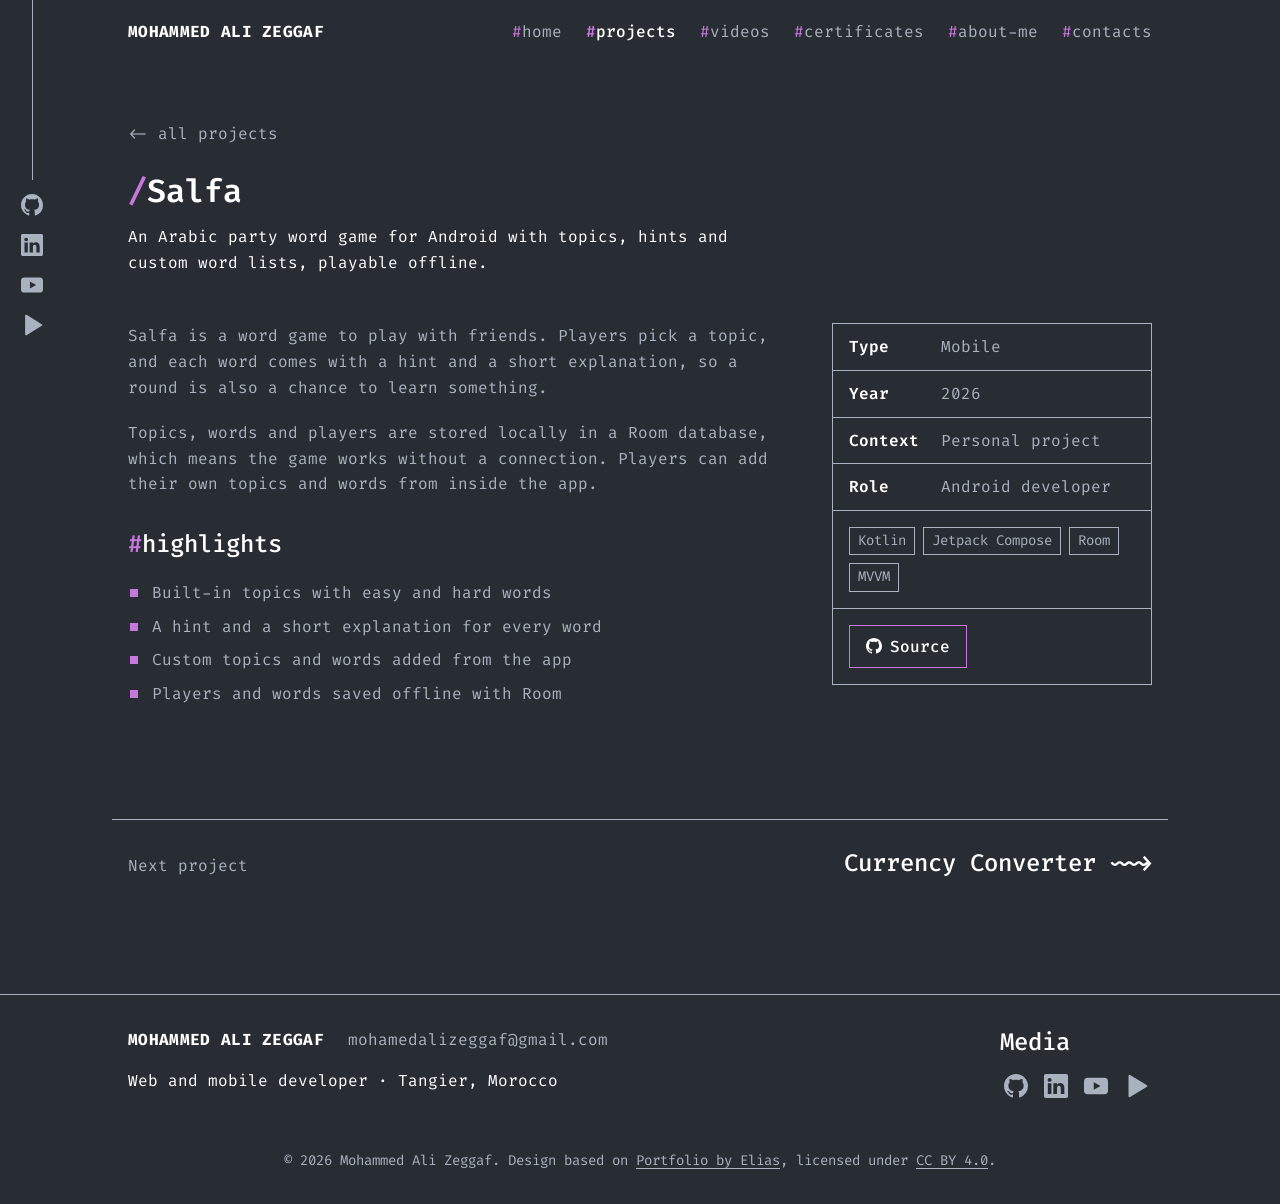
<file: projects/salfa/index.html>
<!DOCTYPE html>
<html lang="en">
<head>
    <meta charset="UTF-8">
    <meta name="viewport" content="width=device-width, initial-scale=1">
    <title>Salfa | Mohammed Ali Zeggaf</title>
    <meta name="description" content="An Arabic party word game for Android with topics, hints and custom word lists, playable offline.">
    <meta name="author" content="Mohammed Ali Zeggaf">
    <meta name="theme-color" content="#282c33">
    <meta name="color-scheme" content="dark">
    <link rel="canonical" href="https://mohammedalizeggaf.github.io/projects/salfa/">

    <meta property="og:type" content="website">
    <meta property="og:site_name" content="Mohammed Ali Zeggaf">
    <meta property="og:title" content="Salfa | Mohammed Ali Zeggaf">
    <meta property="og:description" content="An Arabic party word game for Android with topics, hints and custom word lists, playable offline.">
    <meta property="og:url" content="https://mohammedalizeggaf.github.io/projects/salfa/">
    <meta property="og:image" content="https://mohammedalizeggaf.github.io/assets/img/me/og.jpg?v=1791884113">
    <meta name="twitter:card" content="summary_large_image">

    <link rel="icon" href="/assets/img/favicon.svg?v=1791880726" type="image/svg+xml">
    <link rel="preload" href="/assets/fonts/fira-code-400.woff2" as="font" type="font/woff2" crossorigin>
    <link rel="stylesheet" href="/assets/css/app.css?v=1791892955">

    <script nonce="static">document.documentElement.classList.add('js');</script>
    <script src="/assets/js/app.js?v=1791886099" defer></script>

    <script type="application/ld+json" nonce="static">{"@context":"https://schema.org","@type":"Person","name":"Mohammed Ali Zeggaf","jobTitle":"Web and mobile developer","url":"https://mohammedalizeggaf.github.io/","image":"https://mohammedalizeggaf.github.io/assets/img/me/og.jpg?v=1791884113","email":"mailto:mohamedalizeggaf@gmail.com","address":{"@type":"PostalAddress","addressLocality":"Tangier","addressCountry":"MA"},"sameAs":["https://github.com/Hfid-Mokhtare","https://www.linkedin.com/in/mohamed-ali-zeggaf/","https://www.youtube.com/@Mohamed_Ali_Plus","https://play.google.com/store/apps/dev?id=8428987656042559407"]}</script>
</head>
<body>
    <a class="skip-link" href="#main">Skip to content</a>

    <aside class="media-rail" aria-label="Social links">
    <span class="media-rail__line"></span>
    <a href="https://github.com/Hfid-Mokhtare" target="_blank" rel="noopener noreferrer" aria-label="GitHub"><svg class="icon" width="22" height="22" viewBox="0 0 16 16" fill="currentColor" aria-hidden="true" focusable="false"><path d="M8 0C3.58 0 0 3.58 0 8c0 3.54 2.29 6.53 5.47 7.59.4.07.55-.17.55-.38 0-.19-.01-.82-.01-1.49-2.01.37-2.53-.49-2.69-.94-.09-.23-.48-.94-.82-1.13-.28-.15-.68-.52-.01-.53.63-.01 1.08.58 1.23.82.72 1.21 1.87.87 2.33.66.07-.52.28-.87.51-1.07-1.78-.2-3.64-.89-3.64-3.95 0-.87.31-1.59.82-2.15-.08-.2-.36-1.02.08-2.12 0 0 .67-.21 2.2.82.64-.18 1.32-.27 2-.27.68 0 1.36.09 2 .27 1.53-1.04 2.2-.82 2.2-.82.44 1.1.16 1.92.08 2.12.51.56.82 1.27.82 2.15 0 3.07-1.87 3.75-3.65 3.95.29.25.54.73.54 1.48 0 1.07-.01 1.93-.01 2.2 0 .21.15.46.55.38A8.013 8.013 0 0 0 16 8c0-4.42-3.58-8-8-8z"/></svg></a>
    <a href="https://www.linkedin.com/in/mohamed-ali-zeggaf/" target="_blank" rel="noopener noreferrer" aria-label="LinkedIn"><svg class="icon" width="22" height="22" viewBox="0 0 16 16" fill="currentColor" aria-hidden="true" focusable="false"><path d="M0 1.146C0 .513.526 0 1.175 0h13.65C15.474 0 16 .513 16 1.146v13.708c0 .633-.526 1.146-1.175 1.146H1.175C.526 16 0 15.487 0 14.854V1.146zm4.943 12.248V6.169H2.542v7.225h2.401zm-1.2-8.212c.837 0 1.358-.554 1.358-1.248-.015-.709-.52-1.248-1.342-1.248-.822 0-1.359.54-1.359 1.248 0 .694.521 1.248 1.327 1.248h.016zm4.908 8.212V9.359c0-.216.016-.432.08-.586.173-.431.568-.878 1.232-.878.869 0 1.216.662 1.216 1.634v3.865h2.401V9.25c0-2.22-1.184-3.252-2.764-3.252-1.274 0-1.845.7-2.165 1.193v.025h-.016a5.54 5.54 0 0 1 .016-.025V6.169h-2.4c.03.678 0 7.225 0 7.225h2.4z"/></svg></a>
    <a href="https://www.youtube.com/@Mohamed_Ali_Plus" target="_blank" rel="noopener noreferrer" aria-label="YouTube"><svg class="icon" width="22" height="22" viewBox="0 0 16 16" fill="currentColor" aria-hidden="true" focusable="false"><path fill-rule="evenodd" d="M2.5 2.5h11A2.5 2.5 0 0 1 16 5v6a2.5 2.5 0 0 1-2.5 2.5h-11A2.5 2.5 0 0 1 0 11V5a2.5 2.5 0 0 1 2.5-2.5zm4 3v5L11 8z"/></svg></a>
    <a href="https://play.google.com/store/apps/dev?id=8428987656042559407" target="_blank" rel="noopener noreferrer" aria-label="Google Play"><svg class="icon" width="22" height="22" viewBox="0 0 16 16" fill="currentColor" aria-hidden="true" focusable="false"><path d="M3 1.2v13.6a.7.7 0 0 0 1.06.6l11-6.8a.7.7 0 0 0 0-1.2l-11-6.8A.7.7 0 0 0 3 1.2z"/></svg></a>
</aside>
    <header class="header" data-header>
    <div class="container header__inner">
        <a class="logo" href="/" aria-label="Mohammed Ali Zeggaf, home">
            Mohammed Ali Zeggaf        </a>

        <button class="header__toggle" type="button" aria-expanded="false" aria-controls="site-nav" data-nav-toggle>
            <span class="visually-hidden">Menu</span>
            <span class="header__toggle-open"><svg class="icon" width="24" height="24" viewBox="0 0 16 16" fill="none" stroke="currentColor" stroke-width="1.5" stroke-linecap="round" stroke-linejoin="round" aria-hidden="true" focusable="false"><path d="M1 4h14M5 12h10"/></svg></span>
            <span class="header__toggle-close"><svg class="icon" width="24" height="24" viewBox="0 0 16 16" fill="none" stroke="currentColor" stroke-width="1.5" stroke-linecap="round" stroke-linejoin="round" aria-hidden="true" focusable="false"><path d="m2 2 12 12M14 2 2 14"/></svg></span>
        </button>

        <nav class="nav" id="site-nav" aria-label="Main" data-nav>
            <ul class="nav__list">
                <li>
                    <a class="nav__link" href="/"><span class="hash">#</span>home</a>
                </li>
                <li>
                    <a class="nav__link is-active" href="/projects/" aria-current="page"><span class="hash">#</span>projects</a>
                </li>
                <li>
                    <a class="nav__link" href="/videos/"><span class="hash">#</span>videos</a>
                </li>
                <li>
                    <a class="nav__link" href="/certificates/"><span class="hash">#</span>certificates</a>
                </li>
                <li>
                    <a class="nav__link" href="/about/"><span class="hash">#</span>about-me</a>
                </li>
                <li>
                    <a class="nav__link" href="/contact/"><span class="hash">#</span>contacts</a>
                </li>
            </ul>

            <ul class="nav__socials">
                <li>
                    <a href="https://github.com/Hfid-Mokhtare" target="_blank" rel="noopener noreferrer" aria-label="GitHub"><svg class="icon" width="28" height="28" viewBox="0 0 16 16" fill="currentColor" aria-hidden="true" focusable="false"><path d="M8 0C3.58 0 0 3.58 0 8c0 3.54 2.29 6.53 5.47 7.59.4.07.55-.17.55-.38 0-.19-.01-.82-.01-1.49-2.01.37-2.53-.49-2.69-.94-.09-.23-.48-.94-.82-1.13-.28-.15-.68-.52-.01-.53.63-.01 1.08.58 1.23.82.72 1.21 1.87.87 2.33.66.07-.52.28-.87.51-1.07-1.78-.2-3.64-.89-3.64-3.95 0-.87.31-1.59.82-2.15-.08-.2-.36-1.02.08-2.12 0 0 .67-.21 2.2.82.64-.18 1.32-.27 2-.27.68 0 1.36.09 2 .27 1.53-1.04 2.2-.82 2.2-.82.44 1.1.16 1.92.08 2.12.51.56.82 1.27.82 2.15 0 3.07-1.87 3.75-3.65 3.95.29.25.54.73.54 1.48 0 1.07-.01 1.93-.01 2.2 0 .21.15.46.55.38A8.013 8.013 0 0 0 16 8c0-4.42-3.58-8-8-8z"/></svg></a>
                </li>
                <li>
                    <a href="https://www.linkedin.com/in/mohamed-ali-zeggaf/" target="_blank" rel="noopener noreferrer" aria-label="LinkedIn"><svg class="icon" width="28" height="28" viewBox="0 0 16 16" fill="currentColor" aria-hidden="true" focusable="false"><path d="M0 1.146C0 .513.526 0 1.175 0h13.65C15.474 0 16 .513 16 1.146v13.708c0 .633-.526 1.146-1.175 1.146H1.175C.526 16 0 15.487 0 14.854V1.146zm4.943 12.248V6.169H2.542v7.225h2.401zm-1.2-8.212c.837 0 1.358-.554 1.358-1.248-.015-.709-.52-1.248-1.342-1.248-.822 0-1.359.54-1.359 1.248 0 .694.521 1.248 1.327 1.248h.016zm4.908 8.212V9.359c0-.216.016-.432.08-.586.173-.431.568-.878 1.232-.878.869 0 1.216.662 1.216 1.634v3.865h2.401V9.25c0-2.22-1.184-3.252-2.764-3.252-1.274 0-1.845.7-2.165 1.193v.025h-.016a5.54 5.54 0 0 1 .016-.025V6.169h-2.4c.03.678 0 7.225 0 7.225h2.4z"/></svg></a>
                </li>
                <li>
                    <a href="https://www.youtube.com/@Mohamed_Ali_Plus" target="_blank" rel="noopener noreferrer" aria-label="YouTube"><svg class="icon" width="28" height="28" viewBox="0 0 16 16" fill="currentColor" aria-hidden="true" focusable="false"><path fill-rule="evenodd" d="M2.5 2.5h11A2.5 2.5 0 0 1 16 5v6a2.5 2.5 0 0 1-2.5 2.5h-11A2.5 2.5 0 0 1 0 11V5a2.5 2.5 0 0 1 2.5-2.5zm4 3v5L11 8z"/></svg></a>
                </li>
                <li>
                    <a href="https://play.google.com/store/apps/dev?id=8428987656042559407" target="_blank" rel="noopener noreferrer" aria-label="Google Play"><svg class="icon" width="28" height="28" viewBox="0 0 16 16" fill="currentColor" aria-hidden="true" focusable="false"><path d="M3 1.2v13.6a.7.7 0 0 0 1.06.6l11-6.8a.7.7 0 0 0 0-1.2l-11-6.8A.7.7 0 0 0 3 1.2z"/></svg></a>
                </li>
            </ul>
        </nav>
    </div>
</header>

    <main id="main">
        <article class="project">
    <header class="page-title container">
        <a class="back-link" href="/projects/">&lt;- all projects</a>
        <h1 class="page-title__text"><span class="hash">/</span>Salfa</h1>
        <p class="page-title__subtitle">An Arabic party word game for Android with topics, hints and custom word lists, playable offline.</p>
    </header>

    <div class="container project__layout">
        <div class="project__main">
            <p>Salfa is a word game to play with friends. Players pick a topic, and each word comes with a hint and a short explanation, so a round is also a chance to learn something.</p>
            <p>Topics, words and players are stored locally in a Room database, which means the game works without a connection. Players can add their own topics and words from inside the app.</p>

            <h2 class="project__heading"><span class="hash">#</span>highlights</h2>
            <ul class="check-list">
                <li>Built-in topics with easy and hard words</li>
                <li>A hint and a short explanation for every word</li>
                <li>Custom topics and words added from the app</li>
                <li>Players and words saved offline with Room</li>
            </ul>
        </div>

        <aside class="project__meta" aria-label="Project details">
            <dl class="meta-list">
                <div><dt>Type</dt><dd>Mobile</dd></div>
                <div><dt>Year</dt><dd>2026</dd></div>
                <div><dt>Context</dt><dd>Personal project</dd></div>
                <div><dt>Role</dt><dd>Android developer</dd></div>
            </dl>
            <ul class="tags" aria-label="Technologies">
                <li>Kotlin</li>
                <li>Jetpack Compose</li>
                <li>Room</li>
                <li>MVVM</li>
            </ul>
            <div class="project__links">
                <a class="btn" href="https://github.com/Hfid-Mokhtare/Salfa_Game" target="_blank" rel="noopener noreferrer"><svg class="icon" width="16" height="16" viewBox="0 0 16 16" fill="currentColor" aria-hidden="true" focusable="false"><path d="M8 0C3.58 0 0 3.58 0 8c0 3.54 2.29 6.53 5.47 7.59.4.07.55-.17.55-.38 0-.19-.01-.82-.01-1.49-2.01.37-2.53-.49-2.69-.94-.09-.23-.48-.94-.82-1.13-.28-.15-.68-.52-.01-.53.63-.01 1.08.58 1.23.82.72 1.21 1.87.87 2.33.66.07-.52.28-.87.51-1.07-1.78-.2-3.64-.89-3.64-3.95 0-.87.31-1.59.82-2.15-.08-.2-.36-1.02.08-2.12 0 0 .67-.21 2.2.82.64-.18 1.32-.27 2-.27.68 0 1.36.09 2 .27 1.53-1.04 2.2-.82 2.2-.82.44 1.1.16 1.92.08 2.12.51.56.82 1.27.82 2.15 0 3.07-1.87 3.75-3.65 3.95.29.25.54.73.54 1.48 0 1.07-.01 1.93-.01 2.2 0 .21.15.46.55.38A8.013 8.013 0 0 0 16 8c0-4.42-3.58-8-8-8z"/></svg> Source</a>
            </div>
        </aside>
    </div>


    <nav class="container project__next" aria-label="Next project">
        <span>Next project</span>
        <a href="/projects/currency-converter/">Currency Converter ~~&gt;</a>
    </nav>
</article>

<dialog class="lightbox" data-lightbox aria-label="Screenshot viewer">
    <button class="lightbox__btn lightbox__close" type="button" data-lightbox-close aria-label="Close"><svg class="icon" width="20" height="20" viewBox="0 0 16 16" fill="none" stroke="currentColor" stroke-width="1.5" stroke-linecap="round" stroke-linejoin="round" aria-hidden="true" focusable="false"><path d="m2 2 12 12M14 2 2 14"/></svg></button>
    <button class="lightbox__btn lightbox__prev" type="button" data-lightbox-prev aria-label="Previous screenshot"><svg class="icon" width="20" height="20" viewBox="0 0 16 16" fill="none" stroke="currentColor" stroke-width="1.5" stroke-linecap="round" stroke-linejoin="round" aria-hidden="true" focusable="false"><path d="m10 2-6 6 6 6"/></svg></button>
    <img class="lightbox__image" src="[data-uri]" alt="" data-lightbox-image>
    <button class="lightbox__btn lightbox__next" type="button" data-lightbox-next aria-label="Next screenshot"><svg class="icon" width="20" height="20" viewBox="0 0 16 16" fill="none" stroke="currentColor" stroke-width="1.5" stroke-linecap="round" stroke-linejoin="round" aria-hidden="true" focusable="false"><path d="m6 2 6 6-6 6"/></svg></button>
</dialog>
    </main>

    <footer class="footer">
    <div class="container">
        <div class="footer__top">
            <div>
                <div class="footer__identity">
                    <a class="logo" href="/">
                        Mohammed Ali Zeggaf                    </a>
                    <a class="footer__email" href="mailto:mohamedalizeggaf@gmail.com">mohamedalizeggaf@gmail.com</a>
                </div>
                <p class="footer__role">Web and mobile developer · Tangier, Morocco</p>
            </div>

            <div>
                <h2 class="footer__heading">Media</h2>
                <ul class="footer__socials">
                    <li>
                        <a href="https://github.com/Hfid-Mokhtare" target="_blank" rel="noopener noreferrer" aria-label="GitHub"><svg class="icon" width="24" height="24" viewBox="0 0 16 16" fill="currentColor" aria-hidden="true" focusable="false"><path d="M8 0C3.58 0 0 3.58 0 8c0 3.54 2.29 6.53 5.47 7.59.4.07.55-.17.55-.38 0-.19-.01-.82-.01-1.49-2.01.37-2.53-.49-2.69-.94-.09-.23-.48-.94-.82-1.13-.28-.15-.68-.52-.01-.53.63-.01 1.08.58 1.23.82.72 1.21 1.87.87 2.33.66.07-.52.28-.87.51-1.07-1.78-.2-3.64-.89-3.64-3.95 0-.87.31-1.59.82-2.15-.08-.2-.36-1.02.08-2.12 0 0 .67-.21 2.2.82.64-.18 1.32-.27 2-.27.68 0 1.36.09 2 .27 1.53-1.04 2.2-.82 2.2-.82.44 1.1.16 1.92.08 2.12.51.56.82 1.27.82 2.15 0 3.07-1.87 3.75-3.65 3.95.29.25.54.73.54 1.48 0 1.07-.01 1.93-.01 2.2 0 .21.15.46.55.38A8.013 8.013 0 0 0 16 8c0-4.42-3.58-8-8-8z"/></svg></a>
                    </li>
                    <li>
                        <a href="https://www.linkedin.com/in/mohamed-ali-zeggaf/" target="_blank" rel="noopener noreferrer" aria-label="LinkedIn"><svg class="icon" width="24" height="24" viewBox="0 0 16 16" fill="currentColor" aria-hidden="true" focusable="false"><path d="M0 1.146C0 .513.526 0 1.175 0h13.65C15.474 0 16 .513 16 1.146v13.708c0 .633-.526 1.146-1.175 1.146H1.175C.526 16 0 15.487 0 14.854V1.146zm4.943 12.248V6.169H2.542v7.225h2.401zm-1.2-8.212c.837 0 1.358-.554 1.358-1.248-.015-.709-.52-1.248-1.342-1.248-.822 0-1.359.54-1.359 1.248 0 .694.521 1.248 1.327 1.248h.016zm4.908 8.212V9.359c0-.216.016-.432.08-.586.173-.431.568-.878 1.232-.878.869 0 1.216.662 1.216 1.634v3.865h2.401V9.25c0-2.22-1.184-3.252-2.764-3.252-1.274 0-1.845.7-2.165 1.193v.025h-.016a5.54 5.54 0 0 1 .016-.025V6.169h-2.4c.03.678 0 7.225 0 7.225h2.4z"/></svg></a>
                    </li>
                    <li>
                        <a href="https://www.youtube.com/@Mohamed_Ali_Plus" target="_blank" rel="noopener noreferrer" aria-label="YouTube"><svg class="icon" width="24" height="24" viewBox="0 0 16 16" fill="currentColor" aria-hidden="true" focusable="false"><path fill-rule="evenodd" d="M2.5 2.5h11A2.5 2.5 0 0 1 16 5v6a2.5 2.5 0 0 1-2.5 2.5h-11A2.5 2.5 0 0 1 0 11V5a2.5 2.5 0 0 1 2.5-2.5zm4 3v5L11 8z"/></svg></a>
                    </li>
                    <li>
                        <a href="https://play.google.com/store/apps/dev?id=8428987656042559407" target="_blank" rel="noopener noreferrer" aria-label="Google Play"><svg class="icon" width="24" height="24" viewBox="0 0 16 16" fill="currentColor" aria-hidden="true" focusable="false"><path d="M3 1.2v13.6a.7.7 0 0 0 1.06.6l11-6.8a.7.7 0 0 0 0-1.2l-11-6.8A.7.7 0 0 0 3 1.2z"/></svg></a>
                    </li>
                </ul>
            </div>
        </div>

        <p class="footer__copy">
            © 2026 Mohammed Ali Zeggaf.
            Design based on <a href="https://www.figma.com/community/file/1164933568884615740" target="_blank" rel="noopener noreferrer">Portfolio by Elias</a>,
            licensed under <a href="https://creativecommons.org/licenses/by/4.0/" target="_blank" rel="noopener noreferrer license">CC BY 4.0</a>.
        </p>
    </div>
</footer>
</body>
</html>
</file>
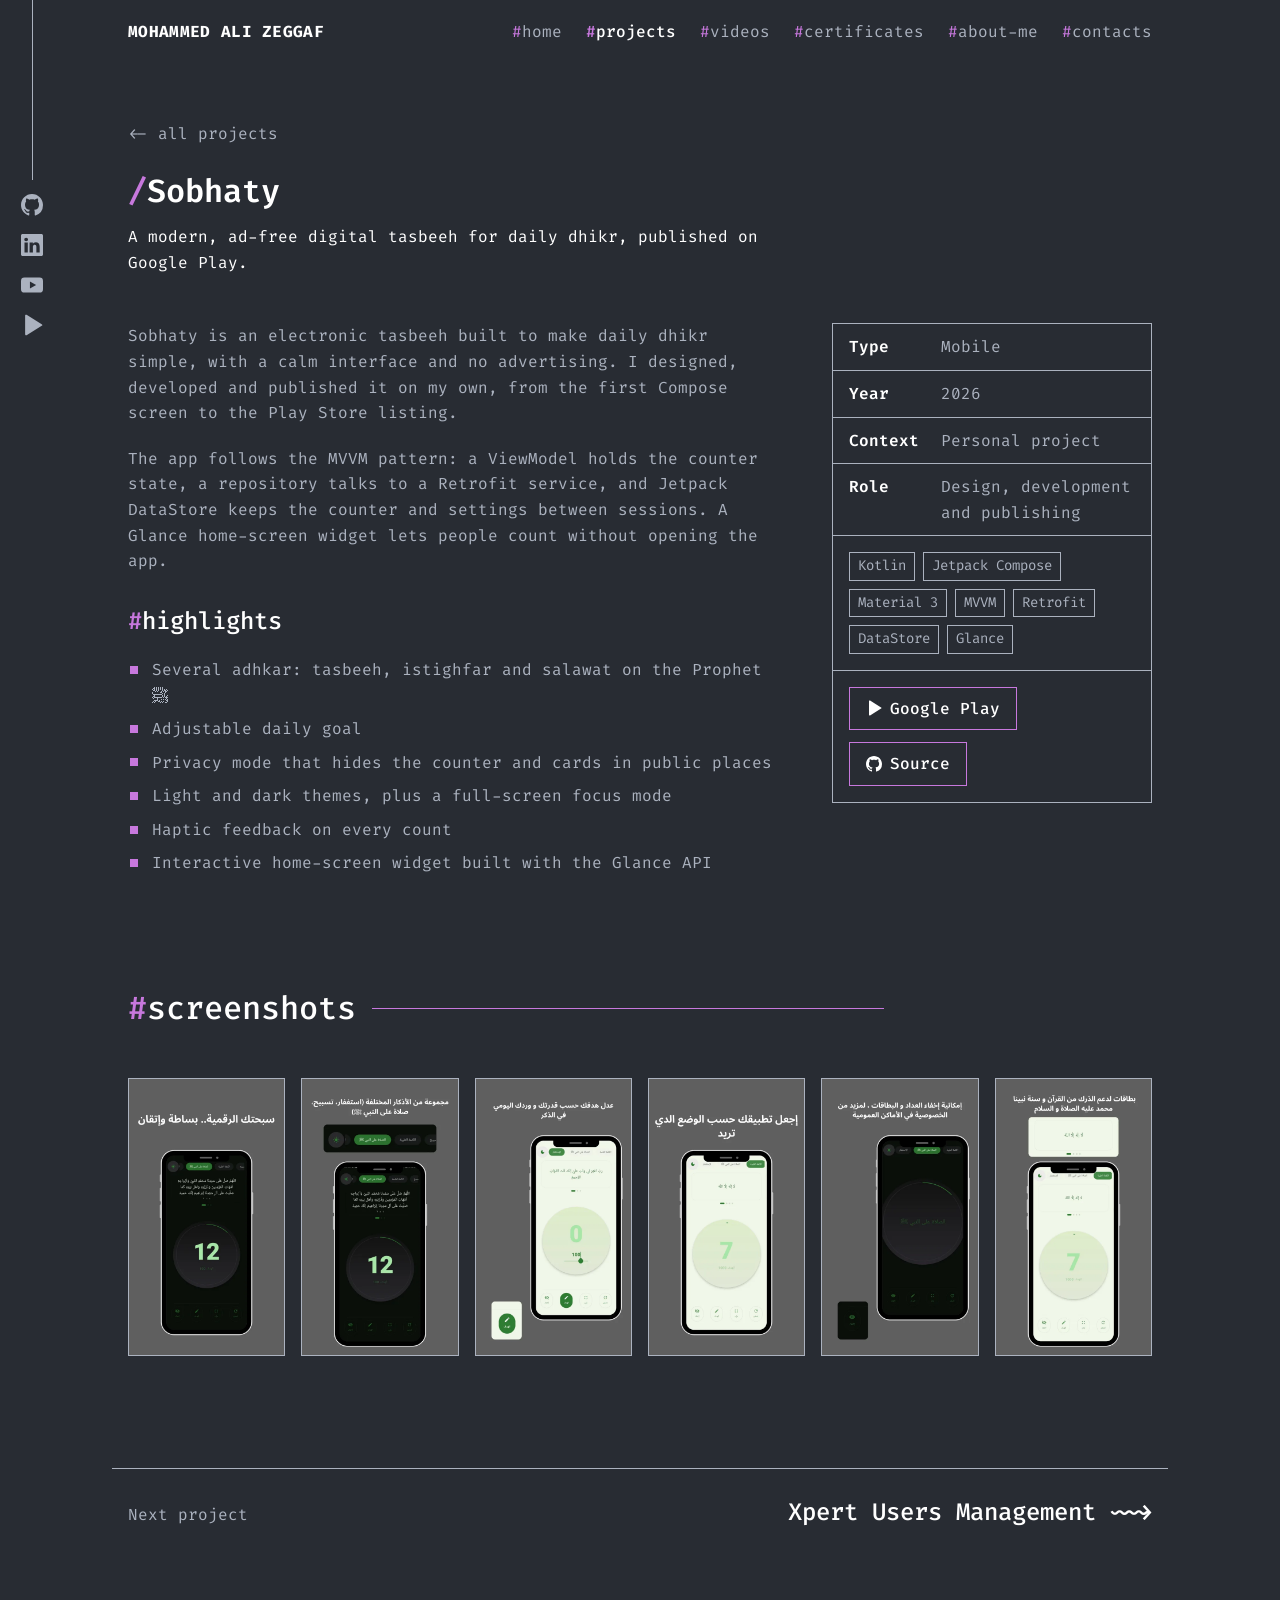
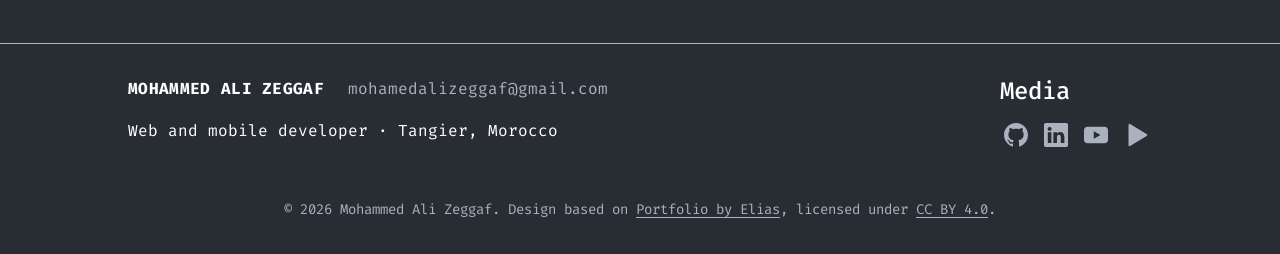
<file: projects/sobhaty/index.html>
<!DOCTYPE html>
<html lang="en">
<head>
    <meta charset="UTF-8">
    <meta name="viewport" content="width=device-width, initial-scale=1">
    <title>Sobhaty | Mohammed Ali Zeggaf</title>
    <meta name="description" content="A modern, ad-free digital tasbeeh for daily dhikr, published on Google Play.">
    <meta name="author" content="Mohammed Ali Zeggaf">
    <meta name="theme-color" content="#282c33">
    <meta name="color-scheme" content="dark">
    <link rel="canonical" href="https://mohammedalizeggaf.github.io/projects/sobhaty/">

    <meta property="og:type" content="website">
    <meta property="og:site_name" content="Mohammed Ali Zeggaf">
    <meta property="og:title" content="Sobhaty | Mohammed Ali Zeggaf">
    <meta property="og:description" content="A modern, ad-free digital tasbeeh for daily dhikr, published on Google Play.">
    <meta property="og:url" content="https://mohammedalizeggaf.github.io/projects/sobhaty/">
    <meta property="og:image" content="https://mohammedalizeggaf.github.io/assets/img/projects/sobhaty/cover.webp?v=1791880121">
    <meta name="twitter:card" content="summary_large_image">

    <link rel="icon" href="/assets/img/favicon.svg?v=1791880726" type="image/svg+xml">
    <link rel="preload" href="/assets/fonts/fira-code-400.woff2" as="font" type="font/woff2" crossorigin>
    <link rel="stylesheet" href="/assets/css/app.css?v=1791892955">

    <script nonce="static">document.documentElement.classList.add('js');</script>
    <script src="/assets/js/app.js?v=1791886099" defer></script>

    <script type="application/ld+json" nonce="static">{"@context":"https://schema.org","@type":"Person","name":"Mohammed Ali Zeggaf","jobTitle":"Web and mobile developer","url":"https://mohammedalizeggaf.github.io/","image":"https://mohammedalizeggaf.github.io/assets/img/me/og.jpg?v=1791884113","email":"mailto:mohamedalizeggaf@gmail.com","address":{"@type":"PostalAddress","addressLocality":"Tangier","addressCountry":"MA"},"sameAs":["https://github.com/Hfid-Mokhtare","https://www.linkedin.com/in/mohamed-ali-zeggaf/","https://www.youtube.com/@Mohamed_Ali_Plus","https://play.google.com/store/apps/dev?id=8428987656042559407"]}</script>
</head>
<body>
    <a class="skip-link" href="#main">Skip to content</a>

    <aside class="media-rail" aria-label="Social links">
    <span class="media-rail__line"></span>
    <a href="https://github.com/Hfid-Mokhtare" target="_blank" rel="noopener noreferrer" aria-label="GitHub"><svg class="icon" width="22" height="22" viewBox="0 0 16 16" fill="currentColor" aria-hidden="true" focusable="false"><path d="M8 0C3.58 0 0 3.58 0 8c0 3.54 2.29 6.53 5.47 7.59.4.07.55-.17.55-.38 0-.19-.01-.82-.01-1.49-2.01.37-2.53-.49-2.69-.94-.09-.23-.48-.94-.82-1.13-.28-.15-.68-.52-.01-.53.63-.01 1.08.58 1.23.82.72 1.21 1.87.87 2.33.66.07-.52.28-.87.51-1.07-1.78-.2-3.64-.89-3.64-3.95 0-.87.31-1.59.82-2.15-.08-.2-.36-1.02.08-2.12 0 0 .67-.21 2.2.82.64-.18 1.32-.27 2-.27.68 0 1.36.09 2 .27 1.53-1.04 2.2-.82 2.2-.82.44 1.1.16 1.92.08 2.12.51.56.82 1.27.82 2.15 0 3.07-1.87 3.75-3.65 3.95.29.25.54.73.54 1.48 0 1.07-.01 1.93-.01 2.2 0 .21.15.46.55.38A8.013 8.013 0 0 0 16 8c0-4.42-3.58-8-8-8z"/></svg></a>
    <a href="https://www.linkedin.com/in/mohamed-ali-zeggaf/" target="_blank" rel="noopener noreferrer" aria-label="LinkedIn"><svg class="icon" width="22" height="22" viewBox="0 0 16 16" fill="currentColor" aria-hidden="true" focusable="false"><path d="M0 1.146C0 .513.526 0 1.175 0h13.65C15.474 0 16 .513 16 1.146v13.708c0 .633-.526 1.146-1.175 1.146H1.175C.526 16 0 15.487 0 14.854V1.146zm4.943 12.248V6.169H2.542v7.225h2.401zm-1.2-8.212c.837 0 1.358-.554 1.358-1.248-.015-.709-.52-1.248-1.342-1.248-.822 0-1.359.54-1.359 1.248 0 .694.521 1.248 1.327 1.248h.016zm4.908 8.212V9.359c0-.216.016-.432.08-.586.173-.431.568-.878 1.232-.878.869 0 1.216.662 1.216 1.634v3.865h2.401V9.25c0-2.22-1.184-3.252-2.764-3.252-1.274 0-1.845.7-2.165 1.193v.025h-.016a5.54 5.54 0 0 1 .016-.025V6.169h-2.4c.03.678 0 7.225 0 7.225h2.4z"/></svg></a>
    <a href="https://www.youtube.com/@Mohamed_Ali_Plus" target="_blank" rel="noopener noreferrer" aria-label="YouTube"><svg class="icon" width="22" height="22" viewBox="0 0 16 16" fill="currentColor" aria-hidden="true" focusable="false"><path fill-rule="evenodd" d="M2.5 2.5h11A2.5 2.5 0 0 1 16 5v6a2.5 2.5 0 0 1-2.5 2.5h-11A2.5 2.5 0 0 1 0 11V5a2.5 2.5 0 0 1 2.5-2.5zm4 3v5L11 8z"/></svg></a>
    <a href="https://play.google.com/store/apps/dev?id=8428987656042559407" target="_blank" rel="noopener noreferrer" aria-label="Google Play"><svg class="icon" width="22" height="22" viewBox="0 0 16 16" fill="currentColor" aria-hidden="true" focusable="false"><path d="M3 1.2v13.6a.7.7 0 0 0 1.06.6l11-6.8a.7.7 0 0 0 0-1.2l-11-6.8A.7.7 0 0 0 3 1.2z"/></svg></a>
</aside>
    <header class="header" data-header>
    <div class="container header__inner">
        <a class="logo" href="/" aria-label="Mohammed Ali Zeggaf, home">
            Mohammed Ali Zeggaf        </a>

        <button class="header__toggle" type="button" aria-expanded="false" aria-controls="site-nav" data-nav-toggle>
            <span class="visually-hidden">Menu</span>
            <span class="header__toggle-open"><svg class="icon" width="24" height="24" viewBox="0 0 16 16" fill="none" stroke="currentColor" stroke-width="1.5" stroke-linecap="round" stroke-linejoin="round" aria-hidden="true" focusable="false"><path d="M1 4h14M5 12h10"/></svg></span>
            <span class="header__toggle-close"><svg class="icon" width="24" height="24" viewBox="0 0 16 16" fill="none" stroke="currentColor" stroke-width="1.5" stroke-linecap="round" stroke-linejoin="round" aria-hidden="true" focusable="false"><path d="m2 2 12 12M14 2 2 14"/></svg></span>
        </button>

        <nav class="nav" id="site-nav" aria-label="Main" data-nav>
            <ul class="nav__list">
                <li>
                    <a class="nav__link" href="/"><span class="hash">#</span>home</a>
                </li>
                <li>
                    <a class="nav__link is-active" href="/projects/" aria-current="page"><span class="hash">#</span>projects</a>
                </li>
                <li>
                    <a class="nav__link" href="/videos/"><span class="hash">#</span>videos</a>
                </li>
                <li>
                    <a class="nav__link" href="/certificates/"><span class="hash">#</span>certificates</a>
                </li>
                <li>
                    <a class="nav__link" href="/about/"><span class="hash">#</span>about-me</a>
                </li>
                <li>
                    <a class="nav__link" href="/contact/"><span class="hash">#</span>contacts</a>
                </li>
            </ul>

            <ul class="nav__socials">
                <li>
                    <a href="https://github.com/Hfid-Mokhtare" target="_blank" rel="noopener noreferrer" aria-label="GitHub"><svg class="icon" width="28" height="28" viewBox="0 0 16 16" fill="currentColor" aria-hidden="true" focusable="false"><path d="M8 0C3.58 0 0 3.58 0 8c0 3.54 2.29 6.53 5.47 7.59.4.07.55-.17.55-.38 0-.19-.01-.82-.01-1.49-2.01.37-2.53-.49-2.69-.94-.09-.23-.48-.94-.82-1.13-.28-.15-.68-.52-.01-.53.63-.01 1.08.58 1.23.82.72 1.21 1.87.87 2.33.66.07-.52.28-.87.51-1.07-1.78-.2-3.64-.89-3.64-3.95 0-.87.31-1.59.82-2.15-.08-.2-.36-1.02.08-2.12 0 0 .67-.21 2.2.82.64-.18 1.32-.27 2-.27.68 0 1.36.09 2 .27 1.53-1.04 2.2-.82 2.2-.82.44 1.1.16 1.92.08 2.12.51.56.82 1.27.82 2.15 0 3.07-1.87 3.75-3.65 3.95.29.25.54.73.54 1.48 0 1.07-.01 1.93-.01 2.2 0 .21.15.46.55.38A8.013 8.013 0 0 0 16 8c0-4.42-3.58-8-8-8z"/></svg></a>
                </li>
                <li>
                    <a href="https://www.linkedin.com/in/mohamed-ali-zeggaf/" target="_blank" rel="noopener noreferrer" aria-label="LinkedIn"><svg class="icon" width="28" height="28" viewBox="0 0 16 16" fill="currentColor" aria-hidden="true" focusable="false"><path d="M0 1.146C0 .513.526 0 1.175 0h13.65C15.474 0 16 .513 16 1.146v13.708c0 .633-.526 1.146-1.175 1.146H1.175C.526 16 0 15.487 0 14.854V1.146zm4.943 12.248V6.169H2.542v7.225h2.401zm-1.2-8.212c.837 0 1.358-.554 1.358-1.248-.015-.709-.52-1.248-1.342-1.248-.822 0-1.359.54-1.359 1.248 0 .694.521 1.248 1.327 1.248h.016zm4.908 8.212V9.359c0-.216.016-.432.08-.586.173-.431.568-.878 1.232-.878.869 0 1.216.662 1.216 1.634v3.865h2.401V9.25c0-2.22-1.184-3.252-2.764-3.252-1.274 0-1.845.7-2.165 1.193v.025h-.016a5.54 5.54 0 0 1 .016-.025V6.169h-2.4c.03.678 0 7.225 0 7.225h2.4z"/></svg></a>
                </li>
                <li>
                    <a href="https://www.youtube.com/@Mohamed_Ali_Plus" target="_blank" rel="noopener noreferrer" aria-label="YouTube"><svg class="icon" width="28" height="28" viewBox="0 0 16 16" fill="currentColor" aria-hidden="true" focusable="false"><path fill-rule="evenodd" d="M2.5 2.5h11A2.5 2.5 0 0 1 16 5v6a2.5 2.5 0 0 1-2.5 2.5h-11A2.5 2.5 0 0 1 0 11V5a2.5 2.5 0 0 1 2.5-2.5zm4 3v5L11 8z"/></svg></a>
                </li>
                <li>
                    <a href="https://play.google.com/store/apps/dev?id=8428987656042559407" target="_blank" rel="noopener noreferrer" aria-label="Google Play"><svg class="icon" width="28" height="28" viewBox="0 0 16 16" fill="currentColor" aria-hidden="true" focusable="false"><path d="M3 1.2v13.6a.7.7 0 0 0 1.06.6l11-6.8a.7.7 0 0 0 0-1.2l-11-6.8A.7.7 0 0 0 3 1.2z"/></svg></a>
                </li>
            </ul>
        </nav>
    </div>
</header>

    <main id="main">
        <article class="project">
    <header class="page-title container">
        <a class="back-link" href="/projects/">&lt;- all projects</a>
        <h1 class="page-title__text"><span class="hash">/</span>Sobhaty</h1>
        <p class="page-title__subtitle">A modern, ad-free digital tasbeeh for daily dhikr, published on Google Play.</p>
    </header>

    <div class="container project__layout">
        <div class="project__main">
            <p>Sobhaty is an electronic tasbeeh built to make daily dhikr simple, with a calm interface and no advertising. I designed, developed and published it on my own, from the first Compose screen to the Play Store listing.</p>
            <p>The app follows the MVVM pattern: a ViewModel holds the counter state, a repository talks to a Retrofit service, and Jetpack DataStore keeps the counter and settings between sessions. A Glance home-screen widget lets people count without opening the app.</p>

            <h2 class="project__heading"><span class="hash">#</span>highlights</h2>
            <ul class="check-list">
                <li>Several adhkar: tasbeeh, istighfar and salawat on the Prophet ﷺ</li>
                <li>Adjustable daily goal</li>
                <li>Privacy mode that hides the counter and cards in public places</li>
                <li>Light and dark themes, plus a full-screen focus mode</li>
                <li>Haptic feedback on every count</li>
                <li>Interactive home-screen widget built with the Glance API</li>
            </ul>
        </div>

        <aside class="project__meta" aria-label="Project details">
            <dl class="meta-list">
                <div><dt>Type</dt><dd>Mobile</dd></div>
                <div><dt>Year</dt><dd>2026</dd></div>
                <div><dt>Context</dt><dd>Personal project</dd></div>
                <div><dt>Role</dt><dd>Design, development and publishing</dd></div>
            </dl>
            <ul class="tags" aria-label="Technologies">
                <li>Kotlin</li>
                <li>Jetpack Compose</li>
                <li>Material 3</li>
                <li>MVVM</li>
                <li>Retrofit</li>
                <li>DataStore</li>
                <li>Glance</li>
            </ul>
            <div class="project__links">
                <a class="btn" href="https://play.google.com/store/apps/details?id=com.sobhaty" target="_blank" rel="noopener noreferrer"><svg class="icon" width="16" height="16" viewBox="0 0 16 16" fill="currentColor" aria-hidden="true" focusable="false"><path d="M3 1.2v13.6a.7.7 0 0 0 1.06.6l11-6.8a.7.7 0 0 0 0-1.2l-11-6.8A.7.7 0 0 0 3 1.2z"/></svg> Google Play</a>
                <a class="btn" href="https://github.com/Hfid-Mokhtare/sobhaty_project" target="_blank" rel="noopener noreferrer"><svg class="icon" width="16" height="16" viewBox="0 0 16 16" fill="currentColor" aria-hidden="true" focusable="false"><path d="M8 0C3.58 0 0 3.58 0 8c0 3.54 2.29 6.53 5.47 7.59.4.07.55-.17.55-.38 0-.19-.01-.82-.01-1.49-2.01.37-2.53-.49-2.69-.94-.09-.23-.48-.94-.82-1.13-.28-.15-.68-.52-.01-.53.63-.01 1.08.58 1.23.82.72 1.21 1.87.87 2.33.66.07-.52.28-.87.51-1.07-1.78-.2-3.64-.89-3.64-3.95 0-.87.31-1.59.82-2.15-.08-.2-.36-1.02.08-2.12 0 0 .67-.21 2.2.82.64-.18 1.32-.27 2-.27.68 0 1.36.09 2 .27 1.53-1.04 2.2-.82 2.2-.82.44 1.1.16 1.92.08 2.12.51.56.82 1.27.82 2.15 0 3.07-1.87 3.75-3.65 3.95.29.25.54.73.54 1.48 0 1.07-.01 1.93-.01 2.2 0 .21.15.46.55.38A8.013 8.013 0 0 0 16 8c0-4.42-3.58-8-8-8z"/></svg> Source</a>
            </div>
        </aside>
    </div>

    <section class="section container">
        <div class="section-title">
    <h2 class="section-title__text"><span class="hash">#</span>screenshots</h2>
    <span class="section-title__line"></span>
</div>
        <ul class="gallery gallery--phone" data-gallery>
            <li>
                <a class="gallery__item" href="/assets/img/projects/sobhaty/1.webp?v=1791880120" data-gallery-item>
                    <img src="/assets/img/projects/sobhaty/1.webp?v=1791880120" alt="Sobhaty home screen with the counter" width="540" height="960" loading="lazy" decoding="async">
                </a>
            </li>
            <li>
                <a class="gallery__item" href="/assets/img/projects/sobhaty/2.webp?v=1791880120" data-gallery-item>
                    <img src="/assets/img/projects/sobhaty/2.webp?v=1791880120" alt="Switching between adhkar" width="540" height="960" loading="lazy" decoding="async">
                </a>
            </li>
            <li>
                <a class="gallery__item" href="/assets/img/projects/sobhaty/4.webp?v=1791880120" data-gallery-item>
                    <img src="/assets/img/projects/sobhaty/4.webp?v=1791880120" alt="Setting the daily goal" width="540" height="960" loading="lazy" decoding="async">
                </a>
            </li>
            <li>
                <a class="gallery__item" href="/assets/img/projects/sobhaty/5.webp?v=1791880120" data-gallery-item>
                    <img src="/assets/img/projects/sobhaty/5.webp?v=1791880120" alt="Light and dark themes" width="540" height="960" loading="lazy" decoding="async">
                </a>
            </li>
            <li>
                <a class="gallery__item" href="/assets/img/projects/sobhaty/6.webp?v=1791880120" data-gallery-item>
                    <img src="/assets/img/projects/sobhaty/6.webp?v=1791880120" alt="Privacy mode hiding the counter" width="540" height="960" loading="lazy" decoding="async">
                </a>
            </li>
            <li>
                <a class="gallery__item" href="/assets/img/projects/sobhaty/3.webp?v=1791880120" data-gallery-item>
                    <img src="/assets/img/projects/sobhaty/3.webp?v=1791880120" alt="Language support" width="540" height="960" loading="lazy" decoding="async">
                </a>
            </li>
        </ul>
    </section>

    <nav class="container project__next" aria-label="Next project">
        <span>Next project</span>
        <a href="/projects/xum/">Xpert Users Management ~~&gt;</a>
    </nav>
</article>

<dialog class="lightbox" data-lightbox aria-label="Screenshot viewer">
    <button class="lightbox__btn lightbox__close" type="button" data-lightbox-close aria-label="Close"><svg class="icon" width="20" height="20" viewBox="0 0 16 16" fill="none" stroke="currentColor" stroke-width="1.5" stroke-linecap="round" stroke-linejoin="round" aria-hidden="true" focusable="false"><path d="m2 2 12 12M14 2 2 14"/></svg></button>
    <button class="lightbox__btn lightbox__prev" type="button" data-lightbox-prev aria-label="Previous screenshot"><svg class="icon" width="20" height="20" viewBox="0 0 16 16" fill="none" stroke="currentColor" stroke-width="1.5" stroke-linecap="round" stroke-linejoin="round" aria-hidden="true" focusable="false"><path d="m10 2-6 6 6 6"/></svg></button>
    <img class="lightbox__image" src="[data-uri]" alt="" data-lightbox-image>
    <button class="lightbox__btn lightbox__next" type="button" data-lightbox-next aria-label="Next screenshot"><svg class="icon" width="20" height="20" viewBox="0 0 16 16" fill="none" stroke="currentColor" stroke-width="1.5" stroke-linecap="round" stroke-linejoin="round" aria-hidden="true" focusable="false"><path d="m6 2 6 6-6 6"/></svg></button>
</dialog>
    </main>

    <footer class="footer">
    <div class="container">
        <div class="footer__top">
            <div>
                <div class="footer__identity">
                    <a class="logo" href="/">
                        Mohammed Ali Zeggaf                    </a>
                    <a class="footer__email" href="mailto:mohamedalizeggaf@gmail.com">mohamedalizeggaf@gmail.com</a>
                </div>
                <p class="footer__role">Web and mobile developer · Tangier, Morocco</p>
            </div>

            <div>
                <h2 class="footer__heading">Media</h2>
                <ul class="footer__socials">
                    <li>
                        <a href="https://github.com/Hfid-Mokhtare" target="_blank" rel="noopener noreferrer" aria-label="GitHub"><svg class="icon" width="24" height="24" viewBox="0 0 16 16" fill="currentColor" aria-hidden="true" focusable="false"><path d="M8 0C3.58 0 0 3.58 0 8c0 3.54 2.29 6.53 5.47 7.59.4.07.55-.17.55-.38 0-.19-.01-.82-.01-1.49-2.01.37-2.53-.49-2.69-.94-.09-.23-.48-.94-.82-1.13-.28-.15-.68-.52-.01-.53.63-.01 1.08.58 1.23.82.72 1.21 1.87.87 2.33.66.07-.52.28-.87.51-1.07-1.78-.2-3.64-.89-3.64-3.95 0-.87.31-1.59.82-2.15-.08-.2-.36-1.02.08-2.12 0 0 .67-.21 2.2.82.64-.18 1.32-.27 2-.27.68 0 1.36.09 2 .27 1.53-1.04 2.2-.82 2.2-.82.44 1.1.16 1.92.08 2.12.51.56.82 1.27.82 2.15 0 3.07-1.87 3.75-3.65 3.95.29.25.54.73.54 1.48 0 1.07-.01 1.93-.01 2.2 0 .21.15.46.55.38A8.013 8.013 0 0 0 16 8c0-4.42-3.58-8-8-8z"/></svg></a>
                    </li>
                    <li>
                        <a href="https://www.linkedin.com/in/mohamed-ali-zeggaf/" target="_blank" rel="noopener noreferrer" aria-label="LinkedIn"><svg class="icon" width="24" height="24" viewBox="0 0 16 16" fill="currentColor" aria-hidden="true" focusable="false"><path d="M0 1.146C0 .513.526 0 1.175 0h13.65C15.474 0 16 .513 16 1.146v13.708c0 .633-.526 1.146-1.175 1.146H1.175C.526 16 0 15.487 0 14.854V1.146zm4.943 12.248V6.169H2.542v7.225h2.401zm-1.2-8.212c.837 0 1.358-.554 1.358-1.248-.015-.709-.52-1.248-1.342-1.248-.822 0-1.359.54-1.359 1.248 0 .694.521 1.248 1.327 1.248h.016zm4.908 8.212V9.359c0-.216.016-.432.08-.586.173-.431.568-.878 1.232-.878.869 0 1.216.662 1.216 1.634v3.865h2.401V9.25c0-2.22-1.184-3.252-2.764-3.252-1.274 0-1.845.7-2.165 1.193v.025h-.016a5.54 5.54 0 0 1 .016-.025V6.169h-2.4c.03.678 0 7.225 0 7.225h2.4z"/></svg></a>
                    </li>
                    <li>
                        <a href="https://www.youtube.com/@Mohamed_Ali_Plus" target="_blank" rel="noopener noreferrer" aria-label="YouTube"><svg class="icon" width="24" height="24" viewBox="0 0 16 16" fill="currentColor" aria-hidden="true" focusable="false"><path fill-rule="evenodd" d="M2.5 2.5h11A2.5 2.5 0 0 1 16 5v6a2.5 2.5 0 0 1-2.5 2.5h-11A2.5 2.5 0 0 1 0 11V5a2.5 2.5 0 0 1 2.5-2.5zm4 3v5L11 8z"/></svg></a>
                    </li>
                    <li>
                        <a href="https://play.google.com/store/apps/dev?id=8428987656042559407" target="_blank" rel="noopener noreferrer" aria-label="Google Play"><svg class="icon" width="24" height="24" viewBox="0 0 16 16" fill="currentColor" aria-hidden="true" focusable="false"><path d="M3 1.2v13.6a.7.7 0 0 0 1.06.6l11-6.8a.7.7 0 0 0 0-1.2l-11-6.8A.7.7 0 0 0 3 1.2z"/></svg></a>
                    </li>
                </ul>
            </div>
        </div>

        <p class="footer__copy">
            © 2026 Mohammed Ali Zeggaf.
            Design based on <a href="https://www.figma.com/community/file/1164933568884615740" target="_blank" rel="noopener noreferrer">Portfolio by Elias</a>,
            licensed under <a href="https://creativecommons.org/licenses/by/4.0/" target="_blank" rel="noopener noreferrer license">CC BY 4.0</a>.
        </p>
    </div>
</footer>
</body>
</html>
</file>
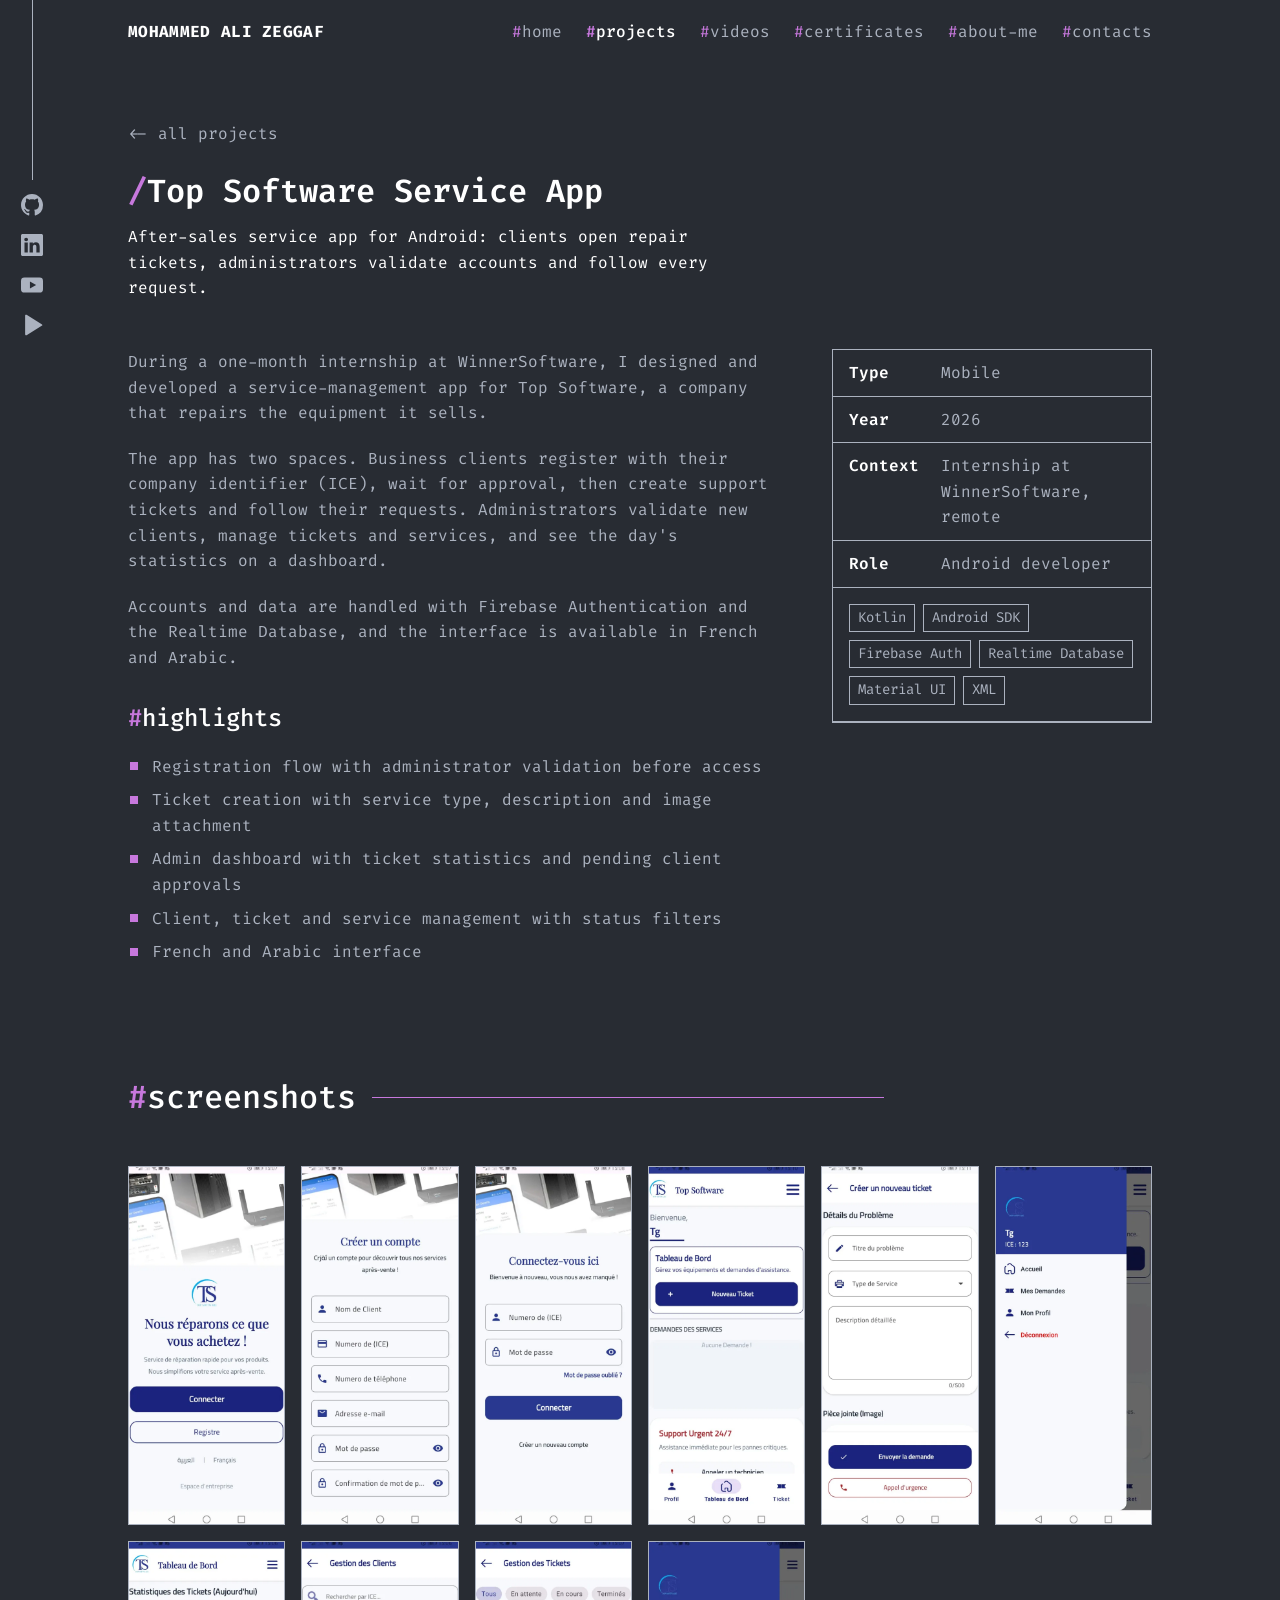
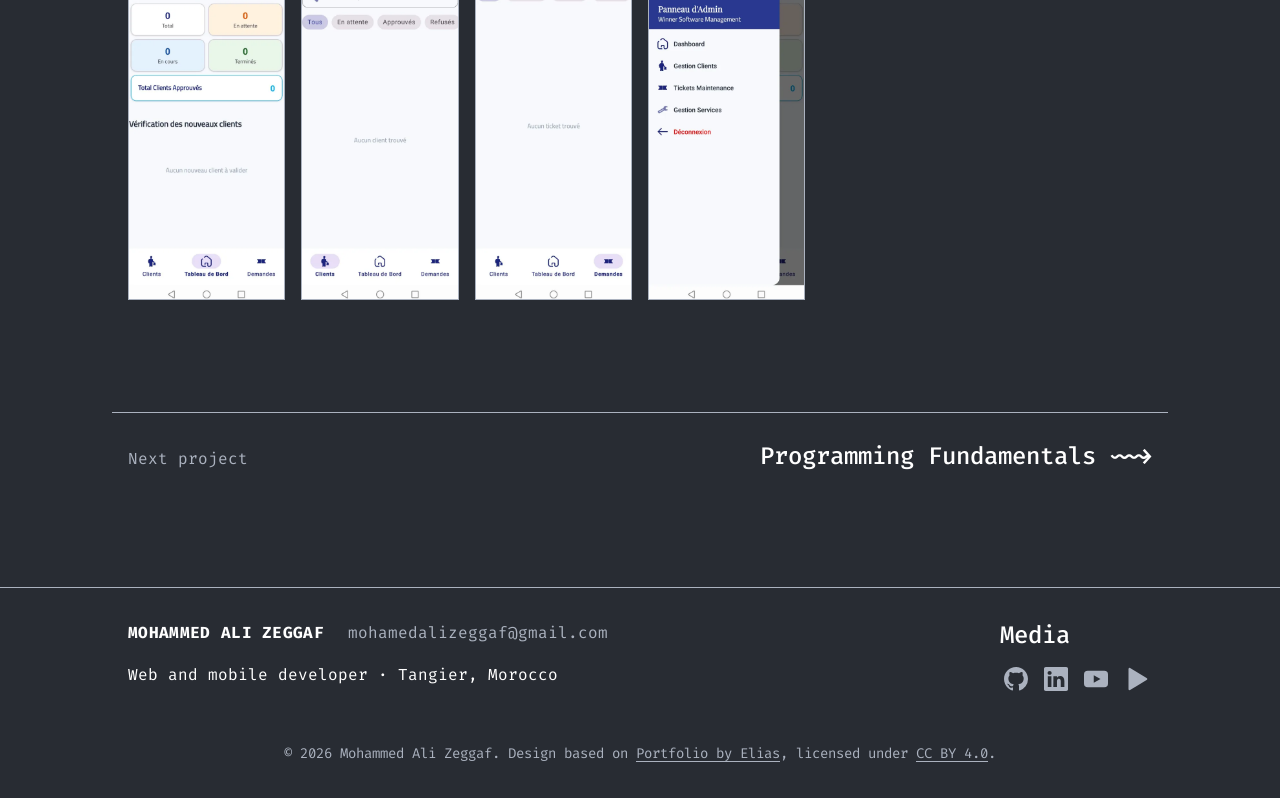
<file: projects/top-software/index.html>
<!DOCTYPE html>
<html lang="en">
<head>
    <meta charset="UTF-8">
    <meta name="viewport" content="width=device-width, initial-scale=1">
    <title>Top Software Service App | Mohammed Ali Zeggaf</title>
    <meta name="description" content="After-sales service app for Android: clients open repair tickets, administrators validate accounts and follow every request.">
    <meta name="author" content="Mohammed Ali Zeggaf">
    <meta name="theme-color" content="#282c33">
    <meta name="color-scheme" content="dark">
    <link rel="canonical" href="https://mohammedalizeggaf.github.io/projects/top-software/">

    <meta property="og:type" content="website">
    <meta property="og:site_name" content="Mohammed Ali Zeggaf">
    <meta property="og:title" content="Top Software Service App | Mohammed Ali Zeggaf">
    <meta property="og:description" content="After-sales service app for Android: clients open repair tickets, administrators validate accounts and follow every request.">
    <meta property="og:url" content="https://mohammedalizeggaf.github.io/projects/top-software/">
    <meta property="og:image" content="https://mohammedalizeggaf.github.io/assets/img/projects/top-software/cover.webp?v=1791884117">
    <meta name="twitter:card" content="summary_large_image">

    <link rel="icon" href="/assets/img/favicon.svg?v=1791880726" type="image/svg+xml">
    <link rel="preload" href="/assets/fonts/fira-code-400.woff2" as="font" type="font/woff2" crossorigin>
    <link rel="stylesheet" href="/assets/css/app.css?v=1791892955">

    <script nonce="static">document.documentElement.classList.add('js');</script>
    <script src="/assets/js/app.js?v=1791886099" defer></script>

    <script type="application/ld+json" nonce="static">{"@context":"https://schema.org","@type":"Person","name":"Mohammed Ali Zeggaf","jobTitle":"Web and mobile developer","url":"https://mohammedalizeggaf.github.io/","image":"https://mohammedalizeggaf.github.io/assets/img/me/og.jpg?v=1791884113","email":"mailto:mohamedalizeggaf@gmail.com","address":{"@type":"PostalAddress","addressLocality":"Tangier","addressCountry":"MA"},"sameAs":["https://github.com/Hfid-Mokhtare","https://www.linkedin.com/in/mohamed-ali-zeggaf/","https://www.youtube.com/@Mohamed_Ali_Plus","https://play.google.com/store/apps/dev?id=8428987656042559407"]}</script>
</head>
<body>
    <a class="skip-link" href="#main">Skip to content</a>

    <aside class="media-rail" aria-label="Social links">
    <span class="media-rail__line"></span>
    <a href="https://github.com/Hfid-Mokhtare" target="_blank" rel="noopener noreferrer" aria-label="GitHub"><svg class="icon" width="22" height="22" viewBox="0 0 16 16" fill="currentColor" aria-hidden="true" focusable="false"><path d="M8 0C3.58 0 0 3.58 0 8c0 3.54 2.29 6.53 5.47 7.59.4.07.55-.17.55-.38 0-.19-.01-.82-.01-1.49-2.01.37-2.53-.49-2.69-.94-.09-.23-.48-.94-.82-1.13-.28-.15-.68-.52-.01-.53.63-.01 1.08.58 1.23.82.72 1.21 1.87.87 2.33.66.07-.52.28-.87.51-1.07-1.78-.2-3.64-.89-3.64-3.95 0-.87.31-1.59.82-2.15-.08-.2-.36-1.02.08-2.12 0 0 .67-.21 2.2.82.64-.18 1.32-.27 2-.27.68 0 1.36.09 2 .27 1.53-1.04 2.2-.82 2.2-.82.44 1.1.16 1.92.08 2.12.51.56.82 1.27.82 2.15 0 3.07-1.87 3.75-3.65 3.95.29.25.54.73.54 1.48 0 1.07-.01 1.93-.01 2.2 0 .21.15.46.55.38A8.013 8.013 0 0 0 16 8c0-4.42-3.58-8-8-8z"/></svg></a>
    <a href="https://www.linkedin.com/in/mohamed-ali-zeggaf/" target="_blank" rel="noopener noreferrer" aria-label="LinkedIn"><svg class="icon" width="22" height="22" viewBox="0 0 16 16" fill="currentColor" aria-hidden="true" focusable="false"><path d="M0 1.146C0 .513.526 0 1.175 0h13.65C15.474 0 16 .513 16 1.146v13.708c0 .633-.526 1.146-1.175 1.146H1.175C.526 16 0 15.487 0 14.854V1.146zm4.943 12.248V6.169H2.542v7.225h2.401zm-1.2-8.212c.837 0 1.358-.554 1.358-1.248-.015-.709-.52-1.248-1.342-1.248-.822 0-1.359.54-1.359 1.248 0 .694.521 1.248 1.327 1.248h.016zm4.908 8.212V9.359c0-.216.016-.432.08-.586.173-.431.568-.878 1.232-.878.869 0 1.216.662 1.216 1.634v3.865h2.401V9.25c0-2.22-1.184-3.252-2.764-3.252-1.274 0-1.845.7-2.165 1.193v.025h-.016a5.54 5.54 0 0 1 .016-.025V6.169h-2.4c.03.678 0 7.225 0 7.225h2.4z"/></svg></a>
    <a href="https://www.youtube.com/@Mohamed_Ali_Plus" target="_blank" rel="noopener noreferrer" aria-label="YouTube"><svg class="icon" width="22" height="22" viewBox="0 0 16 16" fill="currentColor" aria-hidden="true" focusable="false"><path fill-rule="evenodd" d="M2.5 2.5h11A2.5 2.5 0 0 1 16 5v6a2.5 2.5 0 0 1-2.5 2.5h-11A2.5 2.5 0 0 1 0 11V5a2.5 2.5 0 0 1 2.5-2.5zm4 3v5L11 8z"/></svg></a>
    <a href="https://play.google.com/store/apps/dev?id=8428987656042559407" target="_blank" rel="noopener noreferrer" aria-label="Google Play"><svg class="icon" width="22" height="22" viewBox="0 0 16 16" fill="currentColor" aria-hidden="true" focusable="false"><path d="M3 1.2v13.6a.7.7 0 0 0 1.06.6l11-6.8a.7.7 0 0 0 0-1.2l-11-6.8A.7.7 0 0 0 3 1.2z"/></svg></a>
</aside>
    <header class="header" data-header>
    <div class="container header__inner">
        <a class="logo" href="/" aria-label="Mohammed Ali Zeggaf, home">
            Mohammed Ali Zeggaf        </a>

        <button class="header__toggle" type="button" aria-expanded="false" aria-controls="site-nav" data-nav-toggle>
            <span class="visually-hidden">Menu</span>
            <span class="header__toggle-open"><svg class="icon" width="24" height="24" viewBox="0 0 16 16" fill="none" stroke="currentColor" stroke-width="1.5" stroke-linecap="round" stroke-linejoin="round" aria-hidden="true" focusable="false"><path d="M1 4h14M5 12h10"/></svg></span>
            <span class="header__toggle-close"><svg class="icon" width="24" height="24" viewBox="0 0 16 16" fill="none" stroke="currentColor" stroke-width="1.5" stroke-linecap="round" stroke-linejoin="round" aria-hidden="true" focusable="false"><path d="m2 2 12 12M14 2 2 14"/></svg></span>
        </button>

        <nav class="nav" id="site-nav" aria-label="Main" data-nav>
            <ul class="nav__list">
                <li>
                    <a class="nav__link" href="/"><span class="hash">#</span>home</a>
                </li>
                <li>
                    <a class="nav__link is-active" href="/projects/" aria-current="page"><span class="hash">#</span>projects</a>
                </li>
                <li>
                    <a class="nav__link" href="/videos/"><span class="hash">#</span>videos</a>
                </li>
                <li>
                    <a class="nav__link" href="/certificates/"><span class="hash">#</span>certificates</a>
                </li>
                <li>
                    <a class="nav__link" href="/about/"><span class="hash">#</span>about-me</a>
                </li>
                <li>
                    <a class="nav__link" href="/contact/"><span class="hash">#</span>contacts</a>
                </li>
            </ul>

            <ul class="nav__socials">
                <li>
                    <a href="https://github.com/Hfid-Mokhtare" target="_blank" rel="noopener noreferrer" aria-label="GitHub"><svg class="icon" width="28" height="28" viewBox="0 0 16 16" fill="currentColor" aria-hidden="true" focusable="false"><path d="M8 0C3.58 0 0 3.58 0 8c0 3.54 2.29 6.53 5.47 7.59.4.07.55-.17.55-.38 0-.19-.01-.82-.01-1.49-2.01.37-2.53-.49-2.69-.94-.09-.23-.48-.94-.82-1.13-.28-.15-.68-.52-.01-.53.63-.01 1.08.58 1.23.82.72 1.21 1.87.87 2.33.66.07-.52.28-.87.51-1.07-1.78-.2-3.64-.89-3.64-3.95 0-.87.31-1.59.82-2.15-.08-.2-.36-1.02.08-2.12 0 0 .67-.21 2.2.82.64-.18 1.32-.27 2-.27.68 0 1.36.09 2 .27 1.53-1.04 2.2-.82 2.2-.82.44 1.1.16 1.92.08 2.12.51.56.82 1.27.82 2.15 0 3.07-1.87 3.75-3.65 3.95.29.25.54.73.54 1.48 0 1.07-.01 1.93-.01 2.2 0 .21.15.46.55.38A8.013 8.013 0 0 0 16 8c0-4.42-3.58-8-8-8z"/></svg></a>
                </li>
                <li>
                    <a href="https://www.linkedin.com/in/mohamed-ali-zeggaf/" target="_blank" rel="noopener noreferrer" aria-label="LinkedIn"><svg class="icon" width="28" height="28" viewBox="0 0 16 16" fill="currentColor" aria-hidden="true" focusable="false"><path d="M0 1.146C0 .513.526 0 1.175 0h13.65C15.474 0 16 .513 16 1.146v13.708c0 .633-.526 1.146-1.175 1.146H1.175C.526 16 0 15.487 0 14.854V1.146zm4.943 12.248V6.169H2.542v7.225h2.401zm-1.2-8.212c.837 0 1.358-.554 1.358-1.248-.015-.709-.52-1.248-1.342-1.248-.822 0-1.359.54-1.359 1.248 0 .694.521 1.248 1.327 1.248h.016zm4.908 8.212V9.359c0-.216.016-.432.08-.586.173-.431.568-.878 1.232-.878.869 0 1.216.662 1.216 1.634v3.865h2.401V9.25c0-2.22-1.184-3.252-2.764-3.252-1.274 0-1.845.7-2.165 1.193v.025h-.016a5.54 5.54 0 0 1 .016-.025V6.169h-2.4c.03.678 0 7.225 0 7.225h2.4z"/></svg></a>
                </li>
                <li>
                    <a href="https://www.youtube.com/@Mohamed_Ali_Plus" target="_blank" rel="noopener noreferrer" aria-label="YouTube"><svg class="icon" width="28" height="28" viewBox="0 0 16 16" fill="currentColor" aria-hidden="true" focusable="false"><path fill-rule="evenodd" d="M2.5 2.5h11A2.5 2.5 0 0 1 16 5v6a2.5 2.5 0 0 1-2.5 2.5h-11A2.5 2.5 0 0 1 0 11V5a2.5 2.5 0 0 1 2.5-2.5zm4 3v5L11 8z"/></svg></a>
                </li>
                <li>
                    <a href="https://play.google.com/store/apps/dev?id=8428987656042559407" target="_blank" rel="noopener noreferrer" aria-label="Google Play"><svg class="icon" width="28" height="28" viewBox="0 0 16 16" fill="currentColor" aria-hidden="true" focusable="false"><path d="M3 1.2v13.6a.7.7 0 0 0 1.06.6l11-6.8a.7.7 0 0 0 0-1.2l-11-6.8A.7.7 0 0 0 3 1.2z"/></svg></a>
                </li>
            </ul>
        </nav>
    </div>
</header>

    <main id="main">
        <article class="project">
    <header class="page-title container">
        <a class="back-link" href="/projects/">&lt;- all projects</a>
        <h1 class="page-title__text"><span class="hash">/</span>Top Software Service App</h1>
        <p class="page-title__subtitle">After-sales service app for Android: clients open repair tickets, administrators validate accounts and follow every request.</p>
    </header>

    <div class="container project__layout">
        <div class="project__main">
            <p>During a one-month internship at WinnerSoftware, I designed and developed a service-management app for Top Software, a company that repairs the equipment it sells.</p>
            <p>The app has two spaces. Business clients register with their company identifier (ICE), wait for approval, then create support tickets and follow their requests. Administrators validate new clients, manage tickets and services, and see the day&#039;s statistics on a dashboard.</p>
            <p>Accounts and data are handled with Firebase Authentication and the Realtime Database, and the interface is available in French and Arabic.</p>

            <h2 class="project__heading"><span class="hash">#</span>highlights</h2>
            <ul class="check-list">
                <li>Registration flow with administrator validation before access</li>
                <li>Ticket creation with service type, description and image attachment</li>
                <li>Admin dashboard with ticket statistics and pending client approvals</li>
                <li>Client, ticket and service management with status filters</li>
                <li>French and Arabic interface</li>
            </ul>
        </div>

        <aside class="project__meta" aria-label="Project details">
            <dl class="meta-list">
                <div><dt>Type</dt><dd>Mobile</dd></div>
                <div><dt>Year</dt><dd>2026</dd></div>
                <div><dt>Context</dt><dd>Internship at WinnerSoftware, remote</dd></div>
                <div><dt>Role</dt><dd>Android developer</dd></div>
            </dl>
            <ul class="tags" aria-label="Technologies">
                <li>Kotlin</li>
                <li>Android SDK</li>
                <li>Firebase Auth</li>
                <li>Realtime Database</li>
                <li>Material UI</li>
                <li>XML</li>
            </ul>
        </aside>
    </div>

    <section class="section container">
        <div class="section-title">
    <h2 class="section-title__text"><span class="hash">#</span>screenshots</h2>
    <span class="section-title__line"></span>
</div>
        <ul class="gallery gallery--phone" data-gallery>
            <li>
                <a class="gallery__item" href="/assets/img/projects/top-software/welcome.webp?v=1791884114" data-gallery-item>
                    <img src="/assets/img/projects/top-software/welcome.webp?v=1791884114" alt="Welcome screen with language choice" width="480" height="1102" loading="lazy" decoding="async">
                </a>
            </li>
            <li>
                <a class="gallery__item" href="/assets/img/projects/top-software/register.webp?v=1791884114" data-gallery-item>
                    <img src="/assets/img/projects/top-software/register.webp?v=1791884114" alt="Client registration form" width="480" height="1102" loading="lazy" decoding="async">
                </a>
            </li>
            <li>
                <a class="gallery__item" href="/assets/img/projects/top-software/login.webp?v=1791884114" data-gallery-item>
                    <img src="/assets/img/projects/top-software/login.webp?v=1791884114" alt="Client login screen" width="480" height="1102" loading="lazy" decoding="async">
                </a>
            </li>
            <li>
                <a class="gallery__item" href="/assets/img/projects/top-software/client-dashboard.webp?v=1791884115" data-gallery-item>
                    <img src="/assets/img/projects/top-software/client-dashboard.webp?v=1791884115" alt="Client dashboard" width="480" height="1102" loading="lazy" decoding="async">
                </a>
            </li>
            <li>
                <a class="gallery__item" href="/assets/img/projects/top-software/new-ticket.webp?v=1791884115" data-gallery-item>
                    <img src="/assets/img/projects/top-software/new-ticket.webp?v=1791884115" alt="New ticket form" width="480" height="1102" loading="lazy" decoding="async">
                </a>
            </li>
            <li>
                <a class="gallery__item" href="/assets/img/projects/top-software/client-menu.webp?v=1791884115" data-gallery-item>
                    <img src="/assets/img/projects/top-software/client-menu.webp?v=1791884115" alt="Client navigation menu" width="480" height="1102" loading="lazy" decoding="async">
                </a>
            </li>
            <li>
                <a class="gallery__item" href="/assets/img/projects/top-software/admin-dashboard.webp?v=1791884116" data-gallery-item>
                    <img src="/assets/img/projects/top-software/admin-dashboard.webp?v=1791884116" alt="Administrator dashboard with ticket statistics" width="480" height="1102" loading="lazy" decoding="async">
                </a>
            </li>
            <li>
                <a class="gallery__item" href="/assets/img/projects/top-software/admin-clients.webp?v=1791884116" data-gallery-item>
                    <img src="/assets/img/projects/top-software/admin-clients.webp?v=1791884116" alt="Client management with status filters" width="480" height="1102" loading="lazy" decoding="async">
                </a>
            </li>
            <li>
                <a class="gallery__item" href="/assets/img/projects/top-software/admin-tickets.webp?v=1791884116" data-gallery-item>
                    <img src="/assets/img/projects/top-software/admin-tickets.webp?v=1791884116" alt="Ticket management" width="480" height="1102" loading="lazy" decoding="async">
                </a>
            </li>
            <li>
                <a class="gallery__item" href="/assets/img/projects/top-software/admin-menu.webp?v=1791884117" data-gallery-item>
                    <img src="/assets/img/projects/top-software/admin-menu.webp?v=1791884117" alt="Administrator menu" width="480" height="1102" loading="lazy" decoding="async">
                </a>
            </li>
        </ul>
    </section>

    <nav class="container project__next" aria-label="Next project">
        <span>Next project</span>
        <a href="/projects/programming-fundamentals/">Programming Fundamentals ~~&gt;</a>
    </nav>
</article>

<dialog class="lightbox" data-lightbox aria-label="Screenshot viewer">
    <button class="lightbox__btn lightbox__close" type="button" data-lightbox-close aria-label="Close"><svg class="icon" width="20" height="20" viewBox="0 0 16 16" fill="none" stroke="currentColor" stroke-width="1.5" stroke-linecap="round" stroke-linejoin="round" aria-hidden="true" focusable="false"><path d="m2 2 12 12M14 2 2 14"/></svg></button>
    <button class="lightbox__btn lightbox__prev" type="button" data-lightbox-prev aria-label="Previous screenshot"><svg class="icon" width="20" height="20" viewBox="0 0 16 16" fill="none" stroke="currentColor" stroke-width="1.5" stroke-linecap="round" stroke-linejoin="round" aria-hidden="true" focusable="false"><path d="m10 2-6 6 6 6"/></svg></button>
    <img class="lightbox__image" src="[data-uri]" alt="" data-lightbox-image>
    <button class="lightbox__btn lightbox__next" type="button" data-lightbox-next aria-label="Next screenshot"><svg class="icon" width="20" height="20" viewBox="0 0 16 16" fill="none" stroke="currentColor" stroke-width="1.5" stroke-linecap="round" stroke-linejoin="round" aria-hidden="true" focusable="false"><path d="m6 2 6 6-6 6"/></svg></button>
</dialog>
    </main>

    <footer class="footer">
    <div class="container">
        <div class="footer__top">
            <div>
                <div class="footer__identity">
                    <a class="logo" href="/">
                        Mohammed Ali Zeggaf                    </a>
                    <a class="footer__email" href="mailto:mohamedalizeggaf@gmail.com">mohamedalizeggaf@gmail.com</a>
                </div>
                <p class="footer__role">Web and mobile developer · Tangier, Morocco</p>
            </div>

            <div>
                <h2 class="footer__heading">Media</h2>
                <ul class="footer__socials">
                    <li>
                        <a href="https://github.com/Hfid-Mokhtare" target="_blank" rel="noopener noreferrer" aria-label="GitHub"><svg class="icon" width="24" height="24" viewBox="0 0 16 16" fill="currentColor" aria-hidden="true" focusable="false"><path d="M8 0C3.58 0 0 3.58 0 8c0 3.54 2.29 6.53 5.47 7.59.4.07.55-.17.55-.38 0-.19-.01-.82-.01-1.49-2.01.37-2.53-.49-2.69-.94-.09-.23-.48-.94-.82-1.13-.28-.15-.68-.52-.01-.53.63-.01 1.08.58 1.23.82.72 1.21 1.87.87 2.33.66.07-.52.28-.87.51-1.07-1.78-.2-3.64-.89-3.64-3.95 0-.87.31-1.59.82-2.15-.08-.2-.36-1.02.08-2.12 0 0 .67-.21 2.2.82.64-.18 1.32-.27 2-.27.68 0 1.36.09 2 .27 1.53-1.04 2.2-.82 2.2-.82.44 1.1.16 1.92.08 2.12.51.56.82 1.27.82 2.15 0 3.07-1.87 3.75-3.65 3.95.29.25.54.73.54 1.48 0 1.07-.01 1.93-.01 2.2 0 .21.15.46.55.38A8.013 8.013 0 0 0 16 8c0-4.42-3.58-8-8-8z"/></svg></a>
                    </li>
                    <li>
                        <a href="https://www.linkedin.com/in/mohamed-ali-zeggaf/" target="_blank" rel="noopener noreferrer" aria-label="LinkedIn"><svg class="icon" width="24" height="24" viewBox="0 0 16 16" fill="currentColor" aria-hidden="true" focusable="false"><path d="M0 1.146C0 .513.526 0 1.175 0h13.65C15.474 0 16 .513 16 1.146v13.708c0 .633-.526 1.146-1.175 1.146H1.175C.526 16 0 15.487 0 14.854V1.146zm4.943 12.248V6.169H2.542v7.225h2.401zm-1.2-8.212c.837 0 1.358-.554 1.358-1.248-.015-.709-.52-1.248-1.342-1.248-.822 0-1.359.54-1.359 1.248 0 .694.521 1.248 1.327 1.248h.016zm4.908 8.212V9.359c0-.216.016-.432.08-.586.173-.431.568-.878 1.232-.878.869 0 1.216.662 1.216 1.634v3.865h2.401V9.25c0-2.22-1.184-3.252-2.764-3.252-1.274 0-1.845.7-2.165 1.193v.025h-.016a5.54 5.54 0 0 1 .016-.025V6.169h-2.4c.03.678 0 7.225 0 7.225h2.4z"/></svg></a>
                    </li>
                    <li>
                        <a href="https://www.youtube.com/@Mohamed_Ali_Plus" target="_blank" rel="noopener noreferrer" aria-label="YouTube"><svg class="icon" width="24" height="24" viewBox="0 0 16 16" fill="currentColor" aria-hidden="true" focusable="false"><path fill-rule="evenodd" d="M2.5 2.5h11A2.5 2.5 0 0 1 16 5v6a2.5 2.5 0 0 1-2.5 2.5h-11A2.5 2.5 0 0 1 0 11V5a2.5 2.5 0 0 1 2.5-2.5zm4 3v5L11 8z"/></svg></a>
                    </li>
                    <li>
                        <a href="https://play.google.com/store/apps/dev?id=8428987656042559407" target="_blank" rel="noopener noreferrer" aria-label="Google Play"><svg class="icon" width="24" height="24" viewBox="0 0 16 16" fill="currentColor" aria-hidden="true" focusable="false"><path d="M3 1.2v13.6a.7.7 0 0 0 1.06.6l11-6.8a.7.7 0 0 0 0-1.2l-11-6.8A.7.7 0 0 0 3 1.2z"/></svg></a>
                    </li>
                </ul>
            </div>
        </div>

        <p class="footer__copy">
            © 2026 Mohammed Ali Zeggaf.
            Design based on <a href="https://www.figma.com/community/file/1164933568884615740" target="_blank" rel="noopener noreferrer">Portfolio by Elias</a>,
            licensed under <a href="https://creativecommons.org/licenses/by/4.0/" target="_blank" rel="noopener noreferrer license">CC BY 4.0</a>.
        </p>
    </div>
</footer>
</body>
</html>
</file>
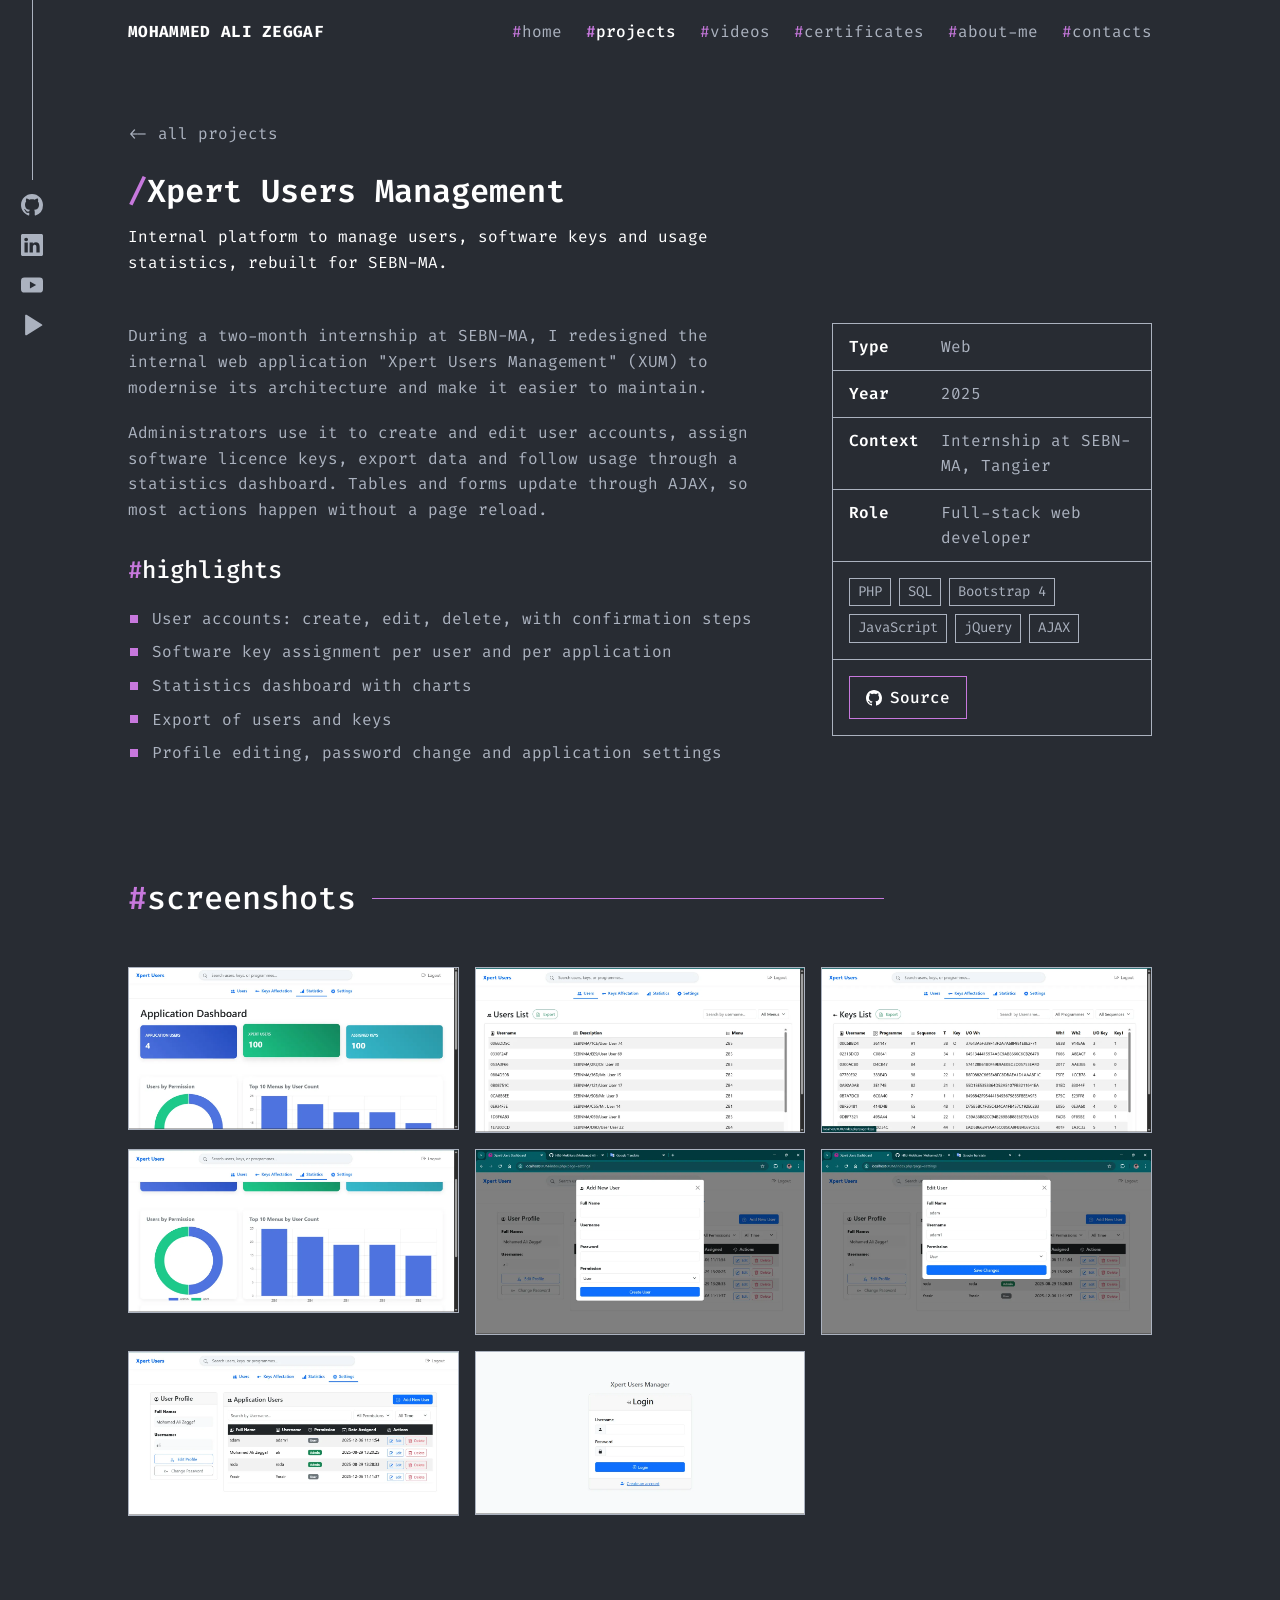
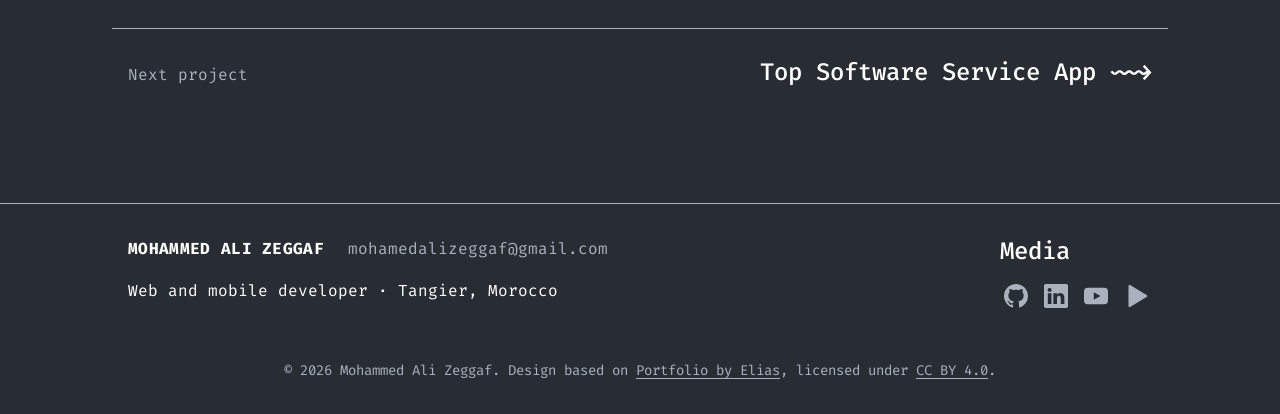
<file: projects/xum/index.html>
<!DOCTYPE html>
<html lang="en">
<head>
    <meta charset="UTF-8">
    <meta name="viewport" content="width=device-width, initial-scale=1">
    <title>Xpert Users Management | Mohammed Ali Zeggaf</title>
    <meta name="description" content="Internal platform to manage users, software keys and usage statistics, rebuilt for SEBN-MA.">
    <meta name="author" content="Mohammed Ali Zeggaf">
    <meta name="theme-color" content="#282c33">
    <meta name="color-scheme" content="dark">
    <link rel="canonical" href="https://mohammedalizeggaf.github.io/projects/xum/">

    <meta property="og:type" content="website">
    <meta property="og:site_name" content="Mohammed Ali Zeggaf">
    <meta property="og:title" content="Xpert Users Management | Mohammed Ali Zeggaf">
    <meta property="og:description" content="Internal platform to manage users, software keys and usage statistics, rebuilt for SEBN-MA.">
    <meta property="og:url" content="https://mohammedalizeggaf.github.io/projects/xum/">
    <meta property="og:image" content="https://mohammedalizeggaf.github.io/assets/img/projects/xum/cover.webp?v=1791880126">
    <meta name="twitter:card" content="summary_large_image">

    <link rel="icon" href="/assets/img/favicon.svg?v=1791880726" type="image/svg+xml">
    <link rel="preload" href="/assets/fonts/fira-code-400.woff2" as="font" type="font/woff2" crossorigin>
    <link rel="stylesheet" href="/assets/css/app.css?v=1791892955">

    <script nonce="static">document.documentElement.classList.add('js');</script>
    <script src="/assets/js/app.js?v=1791886099" defer></script>

    <script type="application/ld+json" nonce="static">{"@context":"https://schema.org","@type":"Person","name":"Mohammed Ali Zeggaf","jobTitle":"Web and mobile developer","url":"https://mohammedalizeggaf.github.io/","image":"https://mohammedalizeggaf.github.io/assets/img/me/og.jpg?v=1791884113","email":"mailto:mohamedalizeggaf@gmail.com","address":{"@type":"PostalAddress","addressLocality":"Tangier","addressCountry":"MA"},"sameAs":["https://github.com/Hfid-Mokhtare","https://www.linkedin.com/in/mohamed-ali-zeggaf/","https://www.youtube.com/@Mohamed_Ali_Plus","https://play.google.com/store/apps/dev?id=8428987656042559407"]}</script>
</head>
<body>
    <a class="skip-link" href="#main">Skip to content</a>

    <aside class="media-rail" aria-label="Social links">
    <span class="media-rail__line"></span>
    <a href="https://github.com/Hfid-Mokhtare" target="_blank" rel="noopener noreferrer" aria-label="GitHub"><svg class="icon" width="22" height="22" viewBox="0 0 16 16" fill="currentColor" aria-hidden="true" focusable="false"><path d="M8 0C3.58 0 0 3.58 0 8c0 3.54 2.29 6.53 5.47 7.59.4.07.55-.17.55-.38 0-.19-.01-.82-.01-1.49-2.01.37-2.53-.49-2.69-.94-.09-.23-.48-.94-.82-1.13-.28-.15-.68-.52-.01-.53.63-.01 1.08.58 1.23.82.72 1.21 1.87.87 2.33.66.07-.52.28-.87.51-1.07-1.78-.2-3.64-.89-3.64-3.95 0-.87.31-1.59.82-2.15-.08-.2-.36-1.02.08-2.12 0 0 .67-.21 2.2.82.64-.18 1.32-.27 2-.27.68 0 1.36.09 2 .27 1.53-1.04 2.2-.82 2.2-.82.44 1.1.16 1.92.08 2.12.51.56.82 1.27.82 2.15 0 3.07-1.87 3.75-3.65 3.95.29.25.54.73.54 1.48 0 1.07-.01 1.93-.01 2.2 0 .21.15.46.55.38A8.013 8.013 0 0 0 16 8c0-4.42-3.58-8-8-8z"/></svg></a>
    <a href="https://www.linkedin.com/in/mohamed-ali-zeggaf/" target="_blank" rel="noopener noreferrer" aria-label="LinkedIn"><svg class="icon" width="22" height="22" viewBox="0 0 16 16" fill="currentColor" aria-hidden="true" focusable="false"><path d="M0 1.146C0 .513.526 0 1.175 0h13.65C15.474 0 16 .513 16 1.146v13.708c0 .633-.526 1.146-1.175 1.146H1.175C.526 16 0 15.487 0 14.854V1.146zm4.943 12.248V6.169H2.542v7.225h2.401zm-1.2-8.212c.837 0 1.358-.554 1.358-1.248-.015-.709-.52-1.248-1.342-1.248-.822 0-1.359.54-1.359 1.248 0 .694.521 1.248 1.327 1.248h.016zm4.908 8.212V9.359c0-.216.016-.432.08-.586.173-.431.568-.878 1.232-.878.869 0 1.216.662 1.216 1.634v3.865h2.401V9.25c0-2.22-1.184-3.252-2.764-3.252-1.274 0-1.845.7-2.165 1.193v.025h-.016a5.54 5.54 0 0 1 .016-.025V6.169h-2.4c.03.678 0 7.225 0 7.225h2.4z"/></svg></a>
    <a href="https://www.youtube.com/@Mohamed_Ali_Plus" target="_blank" rel="noopener noreferrer" aria-label="YouTube"><svg class="icon" width="22" height="22" viewBox="0 0 16 16" fill="currentColor" aria-hidden="true" focusable="false"><path fill-rule="evenodd" d="M2.5 2.5h11A2.5 2.5 0 0 1 16 5v6a2.5 2.5 0 0 1-2.5 2.5h-11A2.5 2.5 0 0 1 0 11V5a2.5 2.5 0 0 1 2.5-2.5zm4 3v5L11 8z"/></svg></a>
    <a href="https://play.google.com/store/apps/dev?id=8428987656042559407" target="_blank" rel="noopener noreferrer" aria-label="Google Play"><svg class="icon" width="22" height="22" viewBox="0 0 16 16" fill="currentColor" aria-hidden="true" focusable="false"><path d="M3 1.2v13.6a.7.7 0 0 0 1.06.6l11-6.8a.7.7 0 0 0 0-1.2l-11-6.8A.7.7 0 0 0 3 1.2z"/></svg></a>
</aside>
    <header class="header" data-header>
    <div class="container header__inner">
        <a class="logo" href="/" aria-label="Mohammed Ali Zeggaf, home">
            Mohammed Ali Zeggaf        </a>

        <button class="header__toggle" type="button" aria-expanded="false" aria-controls="site-nav" data-nav-toggle>
            <span class="visually-hidden">Menu</span>
            <span class="header__toggle-open"><svg class="icon" width="24" height="24" viewBox="0 0 16 16" fill="none" stroke="currentColor" stroke-width="1.5" stroke-linecap="round" stroke-linejoin="round" aria-hidden="true" focusable="false"><path d="M1 4h14M5 12h10"/></svg></span>
            <span class="header__toggle-close"><svg class="icon" width="24" height="24" viewBox="0 0 16 16" fill="none" stroke="currentColor" stroke-width="1.5" stroke-linecap="round" stroke-linejoin="round" aria-hidden="true" focusable="false"><path d="m2 2 12 12M14 2 2 14"/></svg></span>
        </button>

        <nav class="nav" id="site-nav" aria-label="Main" data-nav>
            <ul class="nav__list">
                <li>
                    <a class="nav__link" href="/"><span class="hash">#</span>home</a>
                </li>
                <li>
                    <a class="nav__link is-active" href="/projects/" aria-current="page"><span class="hash">#</span>projects</a>
                </li>
                <li>
                    <a class="nav__link" href="/videos/"><span class="hash">#</span>videos</a>
                </li>
                <li>
                    <a class="nav__link" href="/certificates/"><span class="hash">#</span>certificates</a>
                </li>
                <li>
                    <a class="nav__link" href="/about/"><span class="hash">#</span>about-me</a>
                </li>
                <li>
                    <a class="nav__link" href="/contact/"><span class="hash">#</span>contacts</a>
                </li>
            </ul>

            <ul class="nav__socials">
                <li>
                    <a href="https://github.com/Hfid-Mokhtare" target="_blank" rel="noopener noreferrer" aria-label="GitHub"><svg class="icon" width="28" height="28" viewBox="0 0 16 16" fill="currentColor" aria-hidden="true" focusable="false"><path d="M8 0C3.58 0 0 3.58 0 8c0 3.54 2.29 6.53 5.47 7.59.4.07.55-.17.55-.38 0-.19-.01-.82-.01-1.49-2.01.37-2.53-.49-2.69-.94-.09-.23-.48-.94-.82-1.13-.28-.15-.68-.52-.01-.53.63-.01 1.08.58 1.23.82.72 1.21 1.87.87 2.33.66.07-.52.28-.87.51-1.07-1.78-.2-3.64-.89-3.64-3.95 0-.87.31-1.59.82-2.15-.08-.2-.36-1.02.08-2.12 0 0 .67-.21 2.2.82.64-.18 1.32-.27 2-.27.68 0 1.36.09 2 .27 1.53-1.04 2.2-.82 2.2-.82.44 1.1.16 1.92.08 2.12.51.56.82 1.27.82 2.15 0 3.07-1.87 3.75-3.65 3.95.29.25.54.73.54 1.48 0 1.07-.01 1.93-.01 2.2 0 .21.15.46.55.38A8.013 8.013 0 0 0 16 8c0-4.42-3.58-8-8-8z"/></svg></a>
                </li>
                <li>
                    <a href="https://www.linkedin.com/in/mohamed-ali-zeggaf/" target="_blank" rel="noopener noreferrer" aria-label="LinkedIn"><svg class="icon" width="28" height="28" viewBox="0 0 16 16" fill="currentColor" aria-hidden="true" focusable="false"><path d="M0 1.146C0 .513.526 0 1.175 0h13.65C15.474 0 16 .513 16 1.146v13.708c0 .633-.526 1.146-1.175 1.146H1.175C.526 16 0 15.487 0 14.854V1.146zm4.943 12.248V6.169H2.542v7.225h2.401zm-1.2-8.212c.837 0 1.358-.554 1.358-1.248-.015-.709-.52-1.248-1.342-1.248-.822 0-1.359.54-1.359 1.248 0 .694.521 1.248 1.327 1.248h.016zm4.908 8.212V9.359c0-.216.016-.432.08-.586.173-.431.568-.878 1.232-.878.869 0 1.216.662 1.216 1.634v3.865h2.401V9.25c0-2.22-1.184-3.252-2.764-3.252-1.274 0-1.845.7-2.165 1.193v.025h-.016a5.54 5.54 0 0 1 .016-.025V6.169h-2.4c.03.678 0 7.225 0 7.225h2.4z"/></svg></a>
                </li>
                <li>
                    <a href="https://www.youtube.com/@Mohamed_Ali_Plus" target="_blank" rel="noopener noreferrer" aria-label="YouTube"><svg class="icon" width="28" height="28" viewBox="0 0 16 16" fill="currentColor" aria-hidden="true" focusable="false"><path fill-rule="evenodd" d="M2.5 2.5h11A2.5 2.5 0 0 1 16 5v6a2.5 2.5 0 0 1-2.5 2.5h-11A2.5 2.5 0 0 1 0 11V5a2.5 2.5 0 0 1 2.5-2.5zm4 3v5L11 8z"/></svg></a>
                </li>
                <li>
                    <a href="https://play.google.com/store/apps/dev?id=8428987656042559407" target="_blank" rel="noopener noreferrer" aria-label="Google Play"><svg class="icon" width="28" height="28" viewBox="0 0 16 16" fill="currentColor" aria-hidden="true" focusable="false"><path d="M3 1.2v13.6a.7.7 0 0 0 1.06.6l11-6.8a.7.7 0 0 0 0-1.2l-11-6.8A.7.7 0 0 0 3 1.2z"/></svg></a>
                </li>
            </ul>
        </nav>
    </div>
</header>

    <main id="main">
        <article class="project">
    <header class="page-title container">
        <a class="back-link" href="/projects/">&lt;- all projects</a>
        <h1 class="page-title__text"><span class="hash">/</span>Xpert Users Management</h1>
        <p class="page-title__subtitle">Internal platform to manage users, software keys and usage statistics, rebuilt for SEBN-MA.</p>
    </header>

    <div class="container project__layout">
        <div class="project__main">
            <p>During a two-month internship at SEBN-MA, I redesigned the internal web application &quot;Xpert Users Management&quot; (XUM) to modernise its architecture and make it easier to maintain.</p>
            <p>Administrators use it to create and edit user accounts, assign software licence keys, export data and follow usage through a statistics dashboard. Tables and forms update through AJAX, so most actions happen without a page reload.</p>

            <h2 class="project__heading"><span class="hash">#</span>highlights</h2>
            <ul class="check-list">
                <li>User accounts: create, edit, delete, with confirmation steps</li>
                <li>Software key assignment per user and per application</li>
                <li>Statistics dashboard with charts</li>
                <li>Export of users and keys</li>
                <li>Profile editing, password change and application settings</li>
            </ul>
        </div>

        <aside class="project__meta" aria-label="Project details">
            <dl class="meta-list">
                <div><dt>Type</dt><dd>Web</dd></div>
                <div><dt>Year</dt><dd>2025</dd></div>
                <div><dt>Context</dt><dd>Internship at SEBN-MA, Tangier</dd></div>
                <div><dt>Role</dt><dd>Full-stack web developer</dd></div>
            </dl>
            <ul class="tags" aria-label="Technologies">
                <li>PHP</li>
                <li>SQL</li>
                <li>Bootstrap 4</li>
                <li>JavaScript</li>
                <li>jQuery</li>
                <li>AJAX</li>
            </ul>
            <div class="project__links">
                <a class="btn" href="https://github.com/Hfid-Mokhtare/XUM_Project" target="_blank" rel="noopener noreferrer"><svg class="icon" width="16" height="16" viewBox="0 0 16 16" fill="currentColor" aria-hidden="true" focusable="false"><path d="M8 0C3.58 0 0 3.58 0 8c0 3.54 2.29 6.53 5.47 7.59.4.07.55-.17.55-.38 0-.19-.01-.82-.01-1.49-2.01.37-2.53-.49-2.69-.94-.09-.23-.48-.94-.82-1.13-.28-.15-.68-.52-.01-.53.63-.01 1.08.58 1.23.82.72 1.21 1.87.87 2.33.66.07-.52.28-.87.51-1.07-1.78-.2-3.64-.89-3.64-3.95 0-.87.31-1.59.82-2.15-.08-.2-.36-1.02.08-2.12 0 0 .67-.21 2.2.82.64-.18 1.32-.27 2-.27.68 0 1.36.09 2 .27 1.53-1.04 2.2-.82 2.2-.82.44 1.1.16 1.92.08 2.12.51.56.82 1.27.82 2.15 0 3.07-1.87 3.75-3.65 3.95.29.25.54.73.54 1.48 0 1.07-.01 1.93-.01 2.2 0 .21.15.46.55.38A8.013 8.013 0 0 0 16 8c0-4.42-3.58-8-8-8z"/></svg> Source</a>
            </div>
        </aside>
    </div>

    <section class="section container">
        <div class="section-title">
    <h2 class="section-title__text"><span class="hash">#</span>screenshots</h2>
    <span class="section-title__line"></span>
</div>
        <ul class="gallery gallery--desktop" data-gallery>
            <li>
                <a class="gallery__item" href="/assets/img/projects/xum/statistics1.webp?v=1791880121" data-gallery-item>
                    <img src="/assets/img/projects/xum/statistics1.webp?v=1791880121" alt="XUM statistics overview" width="1280" height="627" loading="lazy" decoding="async">
                </a>
            </li>
            <li>
                <a class="gallery__item" href="/assets/img/projects/xum/users1.webp?v=1791880121" data-gallery-item>
                    <img src="/assets/img/projects/xum/users1.webp?v=1791880121" alt="XUM user list" width="1280" height="636" loading="lazy" decoding="async">
                </a>
            </li>
            <li>
                <a class="gallery__item" href="/assets/img/projects/xum/key-affectation1.webp?v=1791880122" data-gallery-item>
                    <img src="/assets/img/projects/xum/key-affectation1.webp?v=1791880122" alt="XUM key assignment" width="1280" height="636" loading="lazy" decoding="async">
                </a>
            </li>
            <li>
                <a class="gallery__item" href="/assets/img/projects/xum/statistics2.webp?v=1791880122" data-gallery-item>
                    <img src="/assets/img/projects/xum/statistics2.webp?v=1791880122" alt="XUM detailed statistics" width="1280" height="633" loading="lazy" decoding="async">
                </a>
            </li>
            <li>
                <a class="gallery__item" href="/assets/img/projects/xum/add_user.webp?v=1791880123" data-gallery-item>
                    <img src="/assets/img/projects/xum/add_user.webp?v=1791880123" alt="XUM add user dialog" width="1280" height="720" loading="lazy" decoding="async">
                </a>
            </li>
            <li>
                <a class="gallery__item" href="/assets/img/projects/xum/edit_user.webp?v=1791880123" data-gallery-item>
                    <img src="/assets/img/projects/xum/edit_user.webp?v=1791880123" alt="XUM edit user dialog" width="1280" height="720" loading="lazy" decoding="async">
                </a>
            </li>
            <li>
                <a class="gallery__item" href="/assets/img/projects/xum/setting.webp?v=1791880125" data-gallery-item>
                    <img src="/assets/img/projects/xum/setting.webp?v=1791880125" alt="XUM settings page" width="1280" height="633" loading="lazy" decoding="async">
                </a>
            </li>
            <li>
                <a class="gallery__item" href="/assets/img/projects/xum/login.webp?v=1791880125" data-gallery-item>
                    <img src="/assets/img/projects/xum/login.webp?v=1791880125" alt="XUM login page" width="1280" height="631" loading="lazy" decoding="async">
                </a>
            </li>
        </ul>
    </section>

    <nav class="container project__next" aria-label="Next project">
        <span>Next project</span>
        <a href="/projects/top-software/">Top Software Service App ~~&gt;</a>
    </nav>
</article>

<dialog class="lightbox" data-lightbox aria-label="Screenshot viewer">
    <button class="lightbox__btn lightbox__close" type="button" data-lightbox-close aria-label="Close"><svg class="icon" width="20" height="20" viewBox="0 0 16 16" fill="none" stroke="currentColor" stroke-width="1.5" stroke-linecap="round" stroke-linejoin="round" aria-hidden="true" focusable="false"><path d="m2 2 12 12M14 2 2 14"/></svg></button>
    <button class="lightbox__btn lightbox__prev" type="button" data-lightbox-prev aria-label="Previous screenshot"><svg class="icon" width="20" height="20" viewBox="0 0 16 16" fill="none" stroke="currentColor" stroke-width="1.5" stroke-linecap="round" stroke-linejoin="round" aria-hidden="true" focusable="false"><path d="m10 2-6 6 6 6"/></svg></button>
    <img class="lightbox__image" src="[data-uri]" alt="" data-lightbox-image>
    <button class="lightbox__btn lightbox__next" type="button" data-lightbox-next aria-label="Next screenshot"><svg class="icon" width="20" height="20" viewBox="0 0 16 16" fill="none" stroke="currentColor" stroke-width="1.5" stroke-linecap="round" stroke-linejoin="round" aria-hidden="true" focusable="false"><path d="m6 2 6 6-6 6"/></svg></button>
</dialog>
    </main>

    <footer class="footer">
    <div class="container">
        <div class="footer__top">
            <div>
                <div class="footer__identity">
                    <a class="logo" href="/">
                        Mohammed Ali Zeggaf                    </a>
                    <a class="footer__email" href="mailto:mohamedalizeggaf@gmail.com">mohamedalizeggaf@gmail.com</a>
                </div>
                <p class="footer__role">Web and mobile developer · Tangier, Morocco</p>
            </div>

            <div>
                <h2 class="footer__heading">Media</h2>
                <ul class="footer__socials">
                    <li>
                        <a href="https://github.com/Hfid-Mokhtare" target="_blank" rel="noopener noreferrer" aria-label="GitHub"><svg class="icon" width="24" height="24" viewBox="0 0 16 16" fill="currentColor" aria-hidden="true" focusable="false"><path d="M8 0C3.58 0 0 3.58 0 8c0 3.54 2.29 6.53 5.47 7.59.4.07.55-.17.55-.38 0-.19-.01-.82-.01-1.49-2.01.37-2.53-.49-2.69-.94-.09-.23-.48-.94-.82-1.13-.28-.15-.68-.52-.01-.53.63-.01 1.08.58 1.23.82.72 1.21 1.87.87 2.33.66.07-.52.28-.87.51-1.07-1.78-.2-3.64-.89-3.64-3.95 0-.87.31-1.59.82-2.15-.08-.2-.36-1.02.08-2.12 0 0 .67-.21 2.2.82.64-.18 1.32-.27 2-.27.68 0 1.36.09 2 .27 1.53-1.04 2.2-.82 2.2-.82.44 1.1.16 1.92.08 2.12.51.56.82 1.27.82 2.15 0 3.07-1.87 3.75-3.65 3.95.29.25.54.73.54 1.48 0 1.07-.01 1.93-.01 2.2 0 .21.15.46.55.38A8.013 8.013 0 0 0 16 8c0-4.42-3.58-8-8-8z"/></svg></a>
                    </li>
                    <li>
                        <a href="https://www.linkedin.com/in/mohamed-ali-zeggaf/" target="_blank" rel="noopener noreferrer" aria-label="LinkedIn"><svg class="icon" width="24" height="24" viewBox="0 0 16 16" fill="currentColor" aria-hidden="true" focusable="false"><path d="M0 1.146C0 .513.526 0 1.175 0h13.65C15.474 0 16 .513 16 1.146v13.708c0 .633-.526 1.146-1.175 1.146H1.175C.526 16 0 15.487 0 14.854V1.146zm4.943 12.248V6.169H2.542v7.225h2.401zm-1.2-8.212c.837 0 1.358-.554 1.358-1.248-.015-.709-.52-1.248-1.342-1.248-.822 0-1.359.54-1.359 1.248 0 .694.521 1.248 1.327 1.248h.016zm4.908 8.212V9.359c0-.216.016-.432.08-.586.173-.431.568-.878 1.232-.878.869 0 1.216.662 1.216 1.634v3.865h2.401V9.25c0-2.22-1.184-3.252-2.764-3.252-1.274 0-1.845.7-2.165 1.193v.025h-.016a5.54 5.54 0 0 1 .016-.025V6.169h-2.4c.03.678 0 7.225 0 7.225h2.4z"/></svg></a>
                    </li>
                    <li>
                        <a href="https://www.youtube.com/@Mohamed_Ali_Plus" target="_blank" rel="noopener noreferrer" aria-label="YouTube"><svg class="icon" width="24" height="24" viewBox="0 0 16 16" fill="currentColor" aria-hidden="true" focusable="false"><path fill-rule="evenodd" d="M2.5 2.5h11A2.5 2.5 0 0 1 16 5v6a2.5 2.5 0 0 1-2.5 2.5h-11A2.5 2.5 0 0 1 0 11V5a2.5 2.5 0 0 1 2.5-2.5zm4 3v5L11 8z"/></svg></a>
                    </li>
                    <li>
                        <a href="https://play.google.com/store/apps/dev?id=8428987656042559407" target="_blank" rel="noopener noreferrer" aria-label="Google Play"><svg class="icon" width="24" height="24" viewBox="0 0 16 16" fill="currentColor" aria-hidden="true" focusable="false"><path d="M3 1.2v13.6a.7.7 0 0 0 1.06.6l11-6.8a.7.7 0 0 0 0-1.2l-11-6.8A.7.7 0 0 0 3 1.2z"/></svg></a>
                    </li>
                </ul>
            </div>
        </div>

        <p class="footer__copy">
            © 2026 Mohammed Ali Zeggaf.
            Design based on <a href="https://www.figma.com/community/file/1164933568884615740" target="_blank" rel="noopener noreferrer">Portfolio by Elias</a>,
            licensed under <a href="https://creativecommons.org/licenses/by/4.0/" target="_blank" rel="noopener noreferrer license">CC BY 4.0</a>.
        </p>
    </div>
</footer>
</body>
</html>
</file>
<file: assets/css/app.css>
/* ==========================================================================
   Mohammed Ali Zeggaf — portfolio
   Visual design based on "Portfolio" by Elias (Figma Community, CC BY 4.0).

   1. Tokens & fonts      5. Cards              9. Forms
   2. Base                6. Sections          10. Footer
   3. Layout & utilities  7. Inner pages       11. Motion
   4. Header              8. Gallery           12. Additions, 13. Admin
   ========================================================================== */

/* 1. Tokens & fonts ------------------------------------------------------- */

@font-face {
    font-family: "Fira Code";
    src: url("../fonts/fira-code-400.woff2") format("woff2");
    font-weight: 400;
    font-display: swap;
}

@font-face {
    font-family: "Fira Code";
    src: url("../fonts/fira-code-500.woff2") format("woff2");
    font-weight: 500;
    font-display: swap;
}

@font-face {
    font-family: "Fira Code";
    src: url("../fonts/fira-code-600.woff2") format("woff2");
    font-weight: 600;
    font-display: swap;
}

@font-face {
    font-family: "Fira Code";
    src: url("../fonts/fira-code-700.woff2") format("woff2");
    font-weight: 700;
    font-display: swap;
}

:root {
    --bg: #282c33;
    --bg-raised: #2c3036;
    --bg-sunken: #23262c;
    --gray: #abb2bf;
    --white: #ffffff;
    --primary: #c778dd;
    --primary-soft: rgba(199, 120, 221, 0.2);
    --danger: #e06c75;
    --success: #98c379;

    --font: "Fira Code", ui-monospace, "Cascadia Code", Consolas, monospace;
    --container: 1024px;
    --gutter: 16px;
    --header-height: 64px;
    --section-gap: 112px;
    --ease: cubic-bezier(0.2, 0.7, 0.2, 1);
}

/* 2. Base ----------------------------------------------------------------- */

*,
*::before,
*::after {
    box-sizing: border-box;
}

html {
    scroll-behavior: smooth;
    scroll-padding-top: calc(var(--header-height) + 16px);
    -webkit-text-size-adjust: 100%;
}

body {
    margin: 0;
    background: var(--bg);
    color: var(--gray);
    font-family: var(--font);
    font-size: 16px;
    line-height: 1.6;
    -webkit-font-smoothing: antialiased;
    overflow-x: hidden;
}

h1,
h2,
h3,
p,
ul,
ol,
dl,
dd,
figure,
blockquote {
    margin: 0;
    padding: 0;
}

ul,
ol {
    list-style: none;
}

h1,
h2,
h3 {
    color: var(--white);
    line-height: 1.3;
    text-wrap: balance;
}

img,
svg {
    display: block;
    max-width: 100%;
}

img {
    height: auto;
}

a {
    color: inherit;
    text-decoration: none;
}

button,
input,
textarea {
    font: inherit;
    color: inherit;
}

strong {
    color: var(--white);
    font-weight: 600;
}

:focus-visible {
    outline: 2px solid var(--primary);
    outline-offset: 3px;
}

::selection {
    background: var(--primary);
    color: var(--bg);
}

/* 3. Layout & utilities --------------------------------------------------- */

.container {
    width: 100%;
    max-width: calc(var(--container) + 2 * var(--gutter));
    margin-inline: auto;
    padding-inline: var(--gutter);
}

.section {
    margin-top: var(--section-gap);
}

.section--tight {
    margin-top: 48px;
}

.hash,
.accent {
    color: var(--primary);
}

.muted {
    color: var(--gray);
    opacity: 0.75;
}

.visually-hidden {
    position: absolute;
    width: 1px;
    height: 1px;
    overflow: hidden;
    clip-path: inset(50%);
    white-space: nowrap;
}

.skip-link {
    position: absolute;
    top: 8px;
    left: 8px;
    z-index: 100;
    padding: 8px 16px;
    background: var(--primary);
    color: var(--bg);
    font-weight: 600;
    transform: translateY(-200%);
}

.skip-link:focus {
    transform: none;
}

.icon {
    flex: none;
}

/* Buttons */

.btn {
    display: inline-flex;
    align-items: center;
    gap: 8px;
    padding: 8px 16px;
    border: 1px solid var(--primary);
    background: transparent;
    color: var(--white);
    font-weight: 500;
    cursor: pointer;
    transition: background-color 0.2s var(--ease), border-color 0.2s var(--ease);
}

.btn:hover {
    background: var(--primary-soft);
}

.btn--muted {
    border-color: var(--gray);
    color: var(--gray);
}

.btn--muted:hover {
    background: rgba(171, 178, 191, 0.15);
    color: var(--white);
}

/* Decorations from the original design: dot grids and outlined squares. */

.deco {
    position: absolute;
    pointer-events: none;
}

.deco--dots {
    width: 84px;
    height: 84px;
    background-image: radial-gradient(circle, var(--gray) 2px, transparent 2.5px);
    background-size: 20px 20px;
    background-position: -8px -8px;
}

.deco--frame {
    border: 1px solid var(--gray);
}

/* Section and page titles */

.section-title {
    display: flex;
    align-items: center;
    gap: 16px;
    margin-bottom: 48px;
}

.section-title__text {
    font-size: 32px;
    font-weight: 500;
}

.section-title__line {
    flex: 0 1 512px;
    height: 1px;
    background: var(--primary);
}

.section-title__link {
    margin-left: auto;
    color: var(--white);
    font-weight: 500;
    white-space: nowrap;
}

.section-title__link:hover {
    color: var(--primary);
}

.page-title {
    margin-top: 56px;
}

.page-title__text {
    font-size: 32px;
    font-weight: 600;
    overflow-wrap: anywhere;
}

.page-title__subtitle {
    margin-top: 12px;
    max-width: 640px;
    color: var(--white);
}

.back-link {
    display: inline-block;
    margin-bottom: 24px;
}

.back-link:hover {
    color: var(--white);
}

.cta {
    margin-top: 48px;
}

/* 4. Header --------------------------------------------------------------- */

.header {
    position: sticky;
    top: 0;
    z-index: 50;
    background: var(--bg);
    border-bottom: 1px solid transparent;
    transition: border-color 0.2s var(--ease);
}

.header.is-scrolled {
    border-bottom-color: rgba(171, 178, 191, 0.25);
}

.header__inner {
    display: flex;
    align-items: center;
    justify-content: space-between;
    height: var(--header-height);
}

.logo {
    color: var(--white);
    font-weight: 700;
    letter-spacing: 0.02em;
    text-transform: uppercase;
    white-space: nowrap;
}

.nav__list {
    display: flex;
    gap: 24px;
}

.nav__link {
    transition: color 0.2s var(--ease);
}

.nav__link:hover,
.nav__link.is-active {
    color: var(--white);
}

.nav__link.is-active {
    font-weight: 500;
}

.nav__socials,
.header__toggle {
    display: none;
}

.media-rail {
    position: fixed;
    top: 0;
    left: 17px;
    z-index: 60;
    display: none;
    flex-direction: column;
    align-items: center;
    gap: 10px;
}

.media-rail__line {
    width: 1px;
    height: 180px;
    background: var(--gray);
}

.media-rail a {
    padding: 4px;
    transition: color 0.2s var(--ease);
}

.media-rail a:hover {
    color: var(--white);
}

@media (min-width: 1200px) {
    .media-rail {
        display: flex;
    }
}

@media (max-width: 960px) {
    .header__toggle {
        display: grid;
        place-items: center;
        width: 44px;
        height: 44px;
        margin-right: -10px;
        border: 0;
        background: none;
        color: var(--gray);
        cursor: pointer;
    }

    .header__toggle-close,
    .nav-open .header__toggle-open {
        display: none;
    }

    .nav-open .header__toggle-close {
        display: block;
    }

    .nav {
        position: fixed;
        inset: var(--header-height) 0 0 0;
        display: flex;
        flex-direction: column;
        justify-content: space-between;
        padding: 40px var(--gutter) 32px;
        background: var(--bg);
        overflow-y: auto;
        visibility: hidden;
        opacity: 0;
        transform: translateY(-8px);
        transition: opacity 0.2s var(--ease), transform 0.2s var(--ease), visibility 0.2s;
    }

    .nav-open .nav {
        visibility: visible;
        opacity: 1;
        transform: none;
    }

    .nav-open body {
        overflow: hidden;
    }

    .nav__list {
        flex-direction: column;
        gap: 28px;
        font-size: 32px;
    }

    .nav__socials {
        display: flex;
        justify-content: center;
        gap: 16px;
        margin-top: 40px;
    }

    .nav__socials a {
        display: block;
        padding: 8px;
    }
}

/* 5. Cards ---------------------------------------------------------------- */

.card-grid {
    display: grid;
    grid-template-columns: repeat(auto-fill, minmax(288px, 1fr));
    gap: 16px;
}

.card {
    display: flex;
    flex-direction: column;
    border: 1px solid var(--gray);
    background: var(--bg);
    transition: border-color 0.2s var(--ease), transform 0.2s var(--ease);
}

.card:hover {
    border-color: var(--primary);
    transform: translateY(-4px);
}

.card[hidden] {
    display: none;
}

.card__media {
    position: relative;
    display: block;
    border-bottom: 1px solid var(--gray);
    background: var(--bg-sunken);
    overflow: hidden;
}

.card__media img {
    width: 100%;
    aspect-ratio: 16 / 10;
    object-fit: cover;
    transition: transform 0.4s var(--ease);
}

.card--video .card__media img {
    aspect-ratio: 16 / 9;
}

.card:hover .card__media img {
    transform: scale(1.03);
}

.card__play {
    position: absolute;
    inset: 0;
    display: grid;
    place-items: center;
    margin: auto;
    width: 56px;
    height: 56px;
    border: 1px solid var(--primary);
    background: rgba(40, 44, 51, 0.85);
    color: var(--white);
    transition: background-color 0.2s var(--ease);
}

.card__play .icon {
    margin-left: 3px;
}

.card:hover .card__play {
    background: var(--primary);
    color: var(--bg);
}

.card__tech {
    padding: 8px;
    border-bottom: 1px solid var(--gray);
    word-spacing: 4px;
}

.card__body {
    display: flex;
    flex: 1;
    flex-direction: column;
    gap: 16px;
    padding: 16px;
}

.card__title {
    font-size: 24px;
    font-weight: 500;
}

.card__title--small {
    font-size: 16px;
    line-height: 1.5;
}

.card__title a:hover {
    color: var(--primary);
}

.card__actions {
    display: flex;
    flex-wrap: wrap;
    gap: 16px;
    margin-top: auto;
}

/* 6. Sections ------------------------------------------------------------- */

/* Hero */

.hero {
    display: grid;
    grid-template-columns: 1.1fr 0.9fr;
    align-items: center;
    gap: 24px;
    margin-top: 48px;
}

.hero__title {
    font-size: 32px;
    font-weight: 600;
    line-height: 1.35;
}

.hero__tagline {
    margin-top: 32px;
    max-width: 463px;
}

.hero__actions {
    display: flex;
    flex-wrap: wrap;
    gap: 16px;
    margin-top: 24px;
}

.hero__figure {
    position: relative;
    justify-self: end;
    width: min(100%, 420px);
}

.hero__photo,
.about__photo {
    position: relative;
    overflow: hidden;
}

.hero__photo {
    border: 1px solid var(--gray);
    transition: transform 0.3s var(--ease);
}

.hero__photo img,
.about__photo img {
    width: 100%;
    aspect-ratio: 1 / 1;
    object-fit: cover;
}

/* Soft fade into the page colour, so the photo sits in the dark layout. */
.hero__photo::after,
.about__photo::after {
    content: "";
    position: absolute;
    inset: 0;
    background: linear-gradient(to bottom, transparent 55%, rgba(40, 44, 51, 0.6));
    pointer-events: none;
}

.hero__frame {
    top: 22%;
    left: -32px;
    width: 155px;
    height: 155px;
    border-color: var(--primary);
}

.hero__dots {
    right: -16px;
    bottom: 76px;
    z-index: 1;
}

.hero__status {
    position: relative;
    display: flex;
    flex-wrap: wrap;
    align-items: center;
    gap: 10px;
    margin: 0 20px;
    padding: 8px;
    border: 1px solid var(--gray);
    border-top: 0;
}

.hero__status-dot {
    width: 16px;
    height: 16px;
    background: var(--primary);
}

/* Quote */

.quote {
    display: flex;
    flex-direction: column;
    align-items: flex-end;
    max-width: 760px;
    margin-top: var(--section-gap);
}

.quote__text {
    position: relative;
    align-self: stretch;
    padding: 32px;
    border: 1px solid var(--gray);
    color: var(--white);
    font-size: 24px;
    font-weight: 500;
    text-align: center;
}

.quote__text::before,
.quote__text::after {
    content: "“";
    position: absolute;
    padding: 0 8px;
    background: var(--bg);
    color: var(--gray);
    font-size: 56px;
    line-height: 0.7;
    height: 28px;
}

.quote__text::before {
    top: -12px;
    left: 12px;
}

.quote__text::after {
    right: 12px;
    bottom: -18px;
}

.quote__author {
    padding: 16px;
    border: 1px solid var(--gray);
    border-top: 0;
    color: var(--white);
    font-size: 24px;
}

/* Skills */

.skills-layout {
    display: grid;
    grid-template-columns: 350px 1fr;
    align-items: start;
    gap: 32px;
}

.skills-layout__art {
    position: relative;
    height: 282px;
}

.art__dots-a {
    top: 16px;
    left: 16px;
}

.art__dots-b {
    top: 140px;
    left: 170px;
}

.art__frame-a {
    top: 0;
    left: 224px;
    width: 86px;
    height: 86px;
}

.art__frame-b {
    top: 210px;
    left: 260px;
    width: 52px;
    height: 52px;
}

.art__logo {
    position: absolute;
    top: 128px;
    left: 24px;
    color: var(--white);
}

.skills {
    display: grid;
    grid-template-columns: repeat(auto-fill, minmax(180px, 1fr));
    align-items: start;
    gap: 16px;
}

.skill-block {
    border: 1px solid var(--gray);
}

.skill-block__title {
    padding: 8px;
    border-bottom: 1px solid var(--gray);
    font-size: 16px;
    font-weight: 600;
}

.skill-block__list {
    display: flex;
    flex-wrap: wrap;
    gap: 4px 12px;
    padding: 8px;
}

/* About */

.about {
    display: grid;
    grid-template-columns: 1.15fr 0.85fr;
    align-items: center;
    gap: 48px;
}

.about--page {
    margin-top: 48px;
}

.about__text {
    display: flex;
    flex-direction: column;
    align-items: flex-start;
    gap: 24px;
}

.about__figure {
    position: relative;
    justify-self: end;
    width: min(100%, 400px);
    border-bottom: 1px solid var(--primary);
}

.about__dots-a {
    top: 40px;
    left: -24px;
    z-index: 1;
}

.about__dots-b {
    right: -20px;
    bottom: 80px;
    z-index: 1;
}

/* Contacts */

.contacts {
    display: grid;
    grid-template-columns: 1fr auto;
    align-items: start;
    gap: 32px;
}

.contacts--page {
    margin-top: 48px;
}

.contacts__text {
    max-width: 520px;
}

.contacts__side {
    display: flex;
    flex-direction: column;
    align-items: flex-start;
    gap: 16px;
}

.contact-box {
    display: flex;
    flex-direction: column;
    gap: 12px;
    padding: 16px;
    border: 1px solid var(--gray);
}

.contact-box__title {
    font-size: 16px;
    font-weight: 600;
}

.contact-box__item {
    display: flex;
    align-items: center;
    gap: 8px;
    overflow-wrap: anywhere;
}

a.contact-box__item:hover {
    color: var(--white);
}

.media-list {
    display: grid;
    grid-template-columns: repeat(auto-fill, minmax(288px, 1fr));
    gap: 16px;
}

.media-list a {
    display: flex;
    align-items: center;
    gap: 12px;
    padding: 12px 16px;
    border: 1px solid var(--gray);
    color: var(--white);
    overflow-wrap: anywhere;
    transition: border-color 0.2s var(--ease), background-color 0.2s var(--ease);
}

.media-list a:hover {
    border-color: var(--primary);
    background: var(--primary-soft);
}

/* 7. Inner pages ---------------------------------------------------------- */

/* Lists with a purple marker */

.check-list {
    display: flex;
    flex-direction: column;
    gap: 8px;
}

.check-list li {
    position: relative;
    padding-left: 24px;
}

.check-list li::before {
    content: "";
    position: absolute;
    top: 0.55em;
    left: 2px;
    width: 8px;
    height: 8px;
    background: var(--primary);
}

/* Project filters */

.filters {
    display: flex;
    flex-wrap: wrap;
    gap: 8px;
    margin-top: 32px;
}

.filters[hidden] {
    display: none;
}

.filters__btn {
    padding: 4px 12px;
    border: 1px solid var(--gray);
    background: none;
    cursor: pointer;
    transition: color 0.2s var(--ease), border-color 0.2s var(--ease), background-color 0.2s var(--ease);
}

.filters__btn:hover {
    color: var(--white);
}

.filters__btn.is-active {
    border-color: var(--primary);
    background: var(--primary-soft);
    color: var(--white);
}

.filters__empty {
    margin-top: 48px;
}

/* Project detail */

.project__layout {
    display: grid;
    grid-template-columns: 1fr 320px;
    align-items: start;
    gap: 48px;
    margin-top: 48px;
}

.project__main {
    display: flex;
    flex-direction: column;
    gap: 20px;
}

.project__heading {
    margin-top: 12px;
    font-size: 24px;
    font-weight: 500;
}

.project__meta {
    position: sticky;
    top: calc(var(--header-height) + 24px);
    border: 1px solid var(--gray);
}

.meta-list > div {
    display: flex;
    gap: 16px;
    padding: 10px 16px;
    border-bottom: 1px solid var(--gray);
}

.meta-list dt {
    flex: none;
    width: 76px;
    color: var(--white);
    font-weight: 600;
}

.tags {
    display: flex;
    flex-wrap: wrap;
    gap: 8px;
    padding: 16px;
    border-bottom: 1px solid var(--gray);
}

.tags li {
    padding: 2px 8px;
    border: 1px solid var(--gray);
    font-size: 14px;
}

.project__links {
    display: flex;
    flex-wrap: wrap;
    gap: 12px;
    padding: 16px;
}

.project__next {
    display: flex;
    flex-wrap: wrap;
    align-items: baseline;
    justify-content: space-between;
    gap: 8px 24px;
    margin-top: var(--section-gap);
    padding-top: 24px;
    border-top: 1px solid var(--gray);
}

.project__next a {
    color: var(--white);
    font-size: 24px;
    font-weight: 500;
}

.project__next a:hover {
    color: var(--primary);
}

/* Timeline (experience) */

.timeline {
    display: flex;
    flex-direction: column;
    gap: 16px;
}

.timeline__item {
    display: grid;
    grid-template-columns: 240px 1fr;
    border: 1px solid var(--gray);
}

.timeline__period {
    padding: 16px;
    border-right: 1px solid var(--gray);
    color: var(--white);
    font-weight: 500;
}

.timeline__body {
    display: flex;
    flex-direction: column;
    align-items: flex-start;
    gap: 12px;
    padding: 16px;
}

.timeline__title {
    font-size: 20px;
    font-weight: 500;
}

.timeline__place {
    margin-top: -8px;
}

.timeline__tech {
    align-self: stretch;
    padding-top: 12px;
    border-top: 1px solid rgba(171, 178, 191, 0.35);
    font-size: 14px;
    word-spacing: 6px;
}

.timeline__link {
    color: var(--white);
    font-weight: 500;
}

.timeline__link:hover {
    color: var(--primary);
}

/* Education, certifications, languages */

.info-grid {
    display: grid;
    grid-template-columns: repeat(auto-fill, minmax(288px, 1fr));
    align-items: start;
    gap: 16px;
}

.info-card {
    display: flex;
    flex-direction: column;
    gap: 12px;
    padding: 16px;
    border: 1px solid var(--gray);
}

.info-card--wide {
    grid-column: 1 / -1;
}

.info-card__label {
    font-size: 14px;
}

.info-card__title {
    font-size: 20px;
    font-weight: 500;
}

.info-card__sub {
    margin-top: -8px;
    color: var(--primary);
}

.facts {
    display: flex;
    flex-wrap: wrap;
    gap: 16px;
    max-width: 760px;
}

.facts li {
    padding: 8px;
    border: 1px solid var(--gray);
}

/* Error pages */

.error-page {
    padding-block: 96px 32px;
}

.error-page__code {
    color: var(--white);
    font-size: 72px;
    font-weight: 700;
    line-height: 1;
}

.error-page__title {
    margin-top: 24px;
    font-size: 32px;
    font-weight: 600;
}

.error-page__text {
    margin-top: 12px;
    max-width: 560px;
}

/* 8. Gallery -------------------------------------------------------------- */

.gallery {
    display: grid;
    gap: 16px;
}

.gallery--phone {
    grid-template-columns: repeat(auto-fill, minmax(150px, 1fr));
}

.gallery--desktop {
    grid-template-columns: repeat(auto-fill, minmax(300px, 1fr));
}

.gallery__item {
    display: block;
    border: 1px solid var(--gray);
    background: var(--bg-sunken);
    overflow: hidden;
    cursor: zoom-in;
    transition: border-color 0.2s var(--ease);
}

.gallery__item:hover {
    border-color: var(--primary);
}

.gallery__item img {
    width: 100%;
    transition: transform 0.4s var(--ease);
}

.gallery__item:hover img {
    transform: scale(1.03);
}

.lightbox {
    width: 100vw;
    max-width: none;
    height: 100vh;
    height: 100dvh;
    max-height: none;
    margin: 0;
    padding: 56px 64px;
    border: 0;
    background: rgba(26, 28, 33, 0.96);
    color: var(--white);
}

.lightbox[open] {
    display: grid;
    place-items: center;
}

.lightbox::backdrop {
    background: transparent;
}

.lightbox__image {
    max-width: 100%;
    max-height: calc(100dvh - 112px);
    width: auto;
    object-fit: contain;
    border: 1px solid var(--gray);
}

.lightbox__btn {
    position: absolute;
    display: grid;
    place-items: center;
    width: 44px;
    height: 44px;
    border: 1px solid var(--gray);
    background: var(--bg);
    cursor: pointer;
    transition: border-color 0.2s var(--ease), background-color 0.2s var(--ease);
}

.lightbox__btn:hover {
    border-color: var(--primary);
    background: var(--bg-raised);
}

.lightbox__close {
    top: 8px;
    right: 8px;
}

.lightbox__prev {
    top: 50%;
    left: 8px;
    transform: translateY(-50%);
}

.lightbox__next {
    top: 50%;
    right: 8px;
    transform: translateY(-50%);
}

/* 9. Forms ---------------------------------------------------------------- */

.form {
    display: flex;
    flex-direction: column;
    align-items: flex-start;
    gap: 24px;
    max-width: 760px;
}

.form__row {
    display: grid;
    grid-template-columns: 1fr 1fr;
    gap: 16px;
    width: 100%;
}

.form__field {
    display: flex;
    flex-direction: column;
    gap: 6px;
}

.form__field--full {
    grid-column: 1 / -1;
}

.form__field label {
    color: var(--white);
    font-weight: 500;
}

.form__field input,
.form__field textarea {
    width: 100%;
    padding: 10px 12px;
    border: 1px solid var(--gray);
    border-radius: 0;
    background: transparent;
    color: var(--white);
    transition: border-color 0.2s var(--ease), background-color 0.2s var(--ease);
}

.form__field textarea {
    min-height: 160px;
    resize: vertical;
}

.form__field input:focus,
.form__field textarea:focus {
    outline: none;
    border-color: var(--primary);
    background: rgba(199, 120, 221, 0.06);
}

.form__field [aria-invalid="true"] {
    border-color: var(--danger);
}

.form__error {
    color: var(--danger);
    font-size: 14px;
}

.form__trap {
    position: absolute;
    left: -9999px;
    width: 1px;
    height: 1px;
    overflow: hidden;
}

.alert {
    max-width: 760px;
    margin-bottom: 24px;
    padding: 12px 16px;
    border: 1px solid;
    color: var(--white);
}

.alert--success {
    border-color: var(--success);
    background: rgba(152, 195, 121, 0.12);
}

.alert--error {
    border-color: var(--danger);
    background: rgba(224, 108, 117, 0.12);
}

/* 10. Footer -------------------------------------------------------------- */

.footer {
    margin-top: var(--section-gap);
    padding-block: 32px;
    border-top: 1px solid var(--gray);
}

.footer__top {
    display: flex;
    flex-wrap: wrap;
    justify-content: space-between;
    gap: 32px;
}

.footer__identity {
    display: flex;
    flex-wrap: wrap;
    align-items: center;
    gap: 8px 24px;
}

.footer__email:hover {
    color: var(--white);
}

.footer__role {
    margin-top: 16px;
    color: var(--white);
}

.footer__heading {
    font-size: 24px;
    font-weight: 500;
}

.footer__socials {
    display: flex;
    gap: 8px;
    margin-top: 12px;
}

.footer__socials a {
    display: block;
    padding: 4px;
    transition: color 0.2s var(--ease);
}

.footer__socials a:hover {
    color: var(--white);
}

.footer__copy {
    margin-top: 48px;
    font-size: 14px;
    text-align: center;
}

.footer__copy a {
    text-decoration: underline;
    text-underline-offset: 3px;
}

.footer__copy a:hover {
    color: var(--white);
}

/* 11. Motion -------------------------------------------------------------- */

/* Elements fade in as they enter the viewport. Without JavaScript they stay visible. */

.js .reveal {
    opacity: 0;
    transform: translateY(16px);
    transition: opacity 0.5s var(--ease), transform 0.5s var(--ease), border-color 0.2s var(--ease);
}

.js .reveal.is-visible {
    opacity: 1;
    transform: none;
}

.js .card.reveal.is-visible:hover {
    transform: translateY(-4px);
}

@media (prefers-reduced-motion: reduce) {
    html {
        scroll-behavior: auto;
    }

    *,
    *::before,
    *::after {
        animation: none !important;
        transition: none !important;
    }

    .js .reveal {
        opacity: 1;
        transform: none;
    }
}

/* Responsive -------------------------------------------------------------- */

@media (max-width: 900px) {
    :root {
        --section-gap: 80px;
    }

    .skills-layout {
        grid-template-columns: 1fr;
    }

    .skills-layout__art {
        display: none;
    }

    .project__layout {
        grid-template-columns: 1fr;
        gap: 32px;
    }

    .project__meta {
        position: static;
    }

    .timeline__item {
        grid-template-columns: 1fr;
    }

    .timeline__period {
        border-right: 0;
        border-bottom: 1px solid var(--gray);
    }
}

@media (max-width: 760px) {
    .hero,
    .about,
    .contacts {
        grid-template-columns: 1fr;
    }

    .hero {
        gap: 40px;
        margin-top: 32px;
    }

    .hero__figure,
    .about__figure {
        justify-self: center;
    }

    .hero__frame {
        left: -12px;
    }

    .hero__dots {
        right: -8px;
    }

    .about__dots-a {
        left: -8px;
    }

    .about__dots-b {
        right: -8px;
    }

    .section-title {
        margin-bottom: 32px;
    }

    .section-title__text {
        font-size: 26px;
    }

    .quote__text,
    .quote__author {
        font-size: 18px;
    }

    .quote__text {
        padding: 24px 20px;
    }

    .form__row {
        grid-template-columns: 1fr;
    }

    .lightbox {
        padding: 60px 8px;
    }

    .lightbox__prev,
    .lightbox__next {
        top: auto;
        bottom: 8px;
        transform: none;
    }
}

/* 12. Additions ----------------------------------------------------------- */

.btn--small {
    padding: 4px 12px;
    font-size: 14px;
}

.section-intro {
    max-width: 640px;
    margin: -24px 0 32px;
}

.section-intro--flush {
    margin-top: 0;
}

/* Services */

.services {
    display: grid;
    grid-template-columns: repeat(auto-fill, minmax(288px, 1fr));
    gap: 16px;
}

.service {
    display: flex;
    flex-direction: column;
    gap: 14px;
    padding: 16px;
    border: 1px solid var(--gray);
}

.service:hover {
    border-color: var(--primary);
}

.service__number {
    color: var(--primary);
    font-size: 14px;
}

.service__title {
    margin-top: -8px;
    font-size: 20px;
    font-weight: 500;
}

.service__tech {
    margin-top: auto;
    padding-top: 12px;
    border-top: 1px solid rgba(171, 178, 191, 0.35);
    font-size: 14px;
    word-spacing: 6px;
}

.cta--close {
    margin-top: 24px;
}

/* Large outlined word behind a section. It slides sideways while scrolling (see app.js). */

.has-ghost {
    position: relative;
    isolation: isolate;
}

.ghost-text {
    position: absolute;
    top: -0.45em;
    left: 0;
    z-index: -1;
    color: transparent;
    font-size: clamp(72px, 15vw, 190px);
    font-weight: 700;
    line-height: 1;
    white-space: nowrap;
    -webkit-text-stroke: 1px rgba(171, 178, 191, 0.13);
    pointer-events: none;
    user-select: none;
    will-change: transform;
}

.ghost-text--hero {
    top: auto;
    bottom: -0.3em;
    left: -6%;
}

/* Hero: blinking cursor after the headline. */

.hero__cursor {
    display: inline-block;
    width: 0.55em;
    height: 0.12em;
    margin-left: 6px;
    background: var(--primary);
    animation: blink 1.1s steps(1) infinite;
}

/* Horizontal row of cards (videos). */

.scroller__track {
    display: grid;
    grid-auto-flow: column;
    grid-auto-columns: calc((100% - 32px) / 3);
    gap: 16px;
    padding: 6px 0;
    overflow-x: auto;
    overscroll-behavior-x: contain;
    scroll-snap-type: x proximity;
    scrollbar-width: none; /* No scrollbar: the arrows, a swipe or the keyboard move the row. */
}

.scroller__track > .card {
    scroll-snap-align: start;
}

.scroller__track::-webkit-scrollbar {
    display: none;
}

.scroller__controls {
    display: flex;
    justify-content: flex-end;
    gap: 8px;
    margin-top: 12px;
}

.scroller__controls[hidden] {
    display: none;
}

.scroller__btn {
    display: grid;
    place-items: center;
    width: 40px;
    height: 40px;
    border: 1px solid var(--gray);
    background: none;
    cursor: pointer;
    transition: border-color 0.2s var(--ease), background-color 0.2s var(--ease), opacity 0.2s var(--ease);
}

.scroller__btn:hover:not(:disabled) {
    border-color: var(--primary);
    background: var(--primary-soft);
    color: var(--white);
}

.scroller__btn:disabled {
    opacity: 0.35;
    cursor: default;
}

/* Certificates */

.cert-grid {
    display: grid;
    grid-template-columns: repeat(auto-fill, minmax(300px, 1fr));
    gap: 24px 16px;
}

.cert {
    position: relative;
    display: flex;
    flex-direction: column;
    align-items: flex-start;
    gap: 10px;
    padding: 20px 16px 16px;
    border: 1px solid var(--gray);
    background: var(--bg);
}

.cert:hover {
    border-color: var(--primary);
}

.cert__topic {
    position: absolute;
    top: -13px;
    left: 12px;
    padding: 0 8px;
    background: var(--bg);
    color: var(--primary);
    font-size: 14px;
}

.cert__title {
    font-size: 18px;
    font-weight: 500;
}

.cert__meta {
    display: flex;
    flex-wrap: wrap;
    gap: 4px 20px;
    margin-bottom: auto;
    padding-bottom: 8px;
    font-size: 14px;
}

.cert__meta div {
    display: flex;
    gap: 6px;
}

.cert__meta dt {
    color: var(--white);
}

/* Decorations in motion. Dot grids drift slowly, each with its own rhythm,
   so they never move in step. */

.deco--dots {
    animation: drift 9s ease-in-out infinite alternate;
}

.hero__dots,
.art__dots-b,
.about__dots-b {
    animation-duration: 12s;
    animation-direction: alternate-reverse;
}

.deco--frame {
    animation: drift 14s ease-in-out infinite alternate-reverse;
}

.art__logo {
    animation: drift 10s ease-in-out infinite alternate;
}

/* The portrait zooms very slowly, and is revealed with a wipe on first load. */

.hero__photo img {
    animation: ken-burns 18s ease-in-out infinite alternate;
}

.js .hero__photo {
    animation: wipe-in 0.9s var(--ease) 0.1s both;
}

.about__photo img {
    transition: transform 0.8s var(--ease);
}

.about__figure:hover .about__photo img {
    transform: scale(1.05);
}

@keyframes drift {
    from {
        transform: translate(0, 0);
    }

    to {
        transform: translate(8px, -10px);
    }
}

@keyframes ken-burns {
    from {
        transform: scale(1.01);
    }

    to {
        transform: scale(1.08) translate(-1%, 1%);
    }
}

@keyframes wipe-in {
    from {
        clip-path: inset(0 100% 0 0);
    }

    to {
        clip-path: inset(0 0 0 0);
    }
}

@keyframes blink {
    50% {
        opacity: 0;
    }
}

@media (max-width: 900px) {
    .scroller__track {
        grid-auto-columns: calc((100% - 16px) / 2);
    }
}

@media (max-width: 560px) {
    .scroller__track {
        grid-auto-columns: 84%;
    }
}

/* 13. Admin --------------------------------------------------------------- */

.admin__nav {
    display: flex;
    flex-wrap: wrap;
    align-items: center;
    gap: 8px 24px;
}

.admin__main {
    padding-block: 48px 96px;
}

.admin__gap {
    margin-top: 32px;
}

.admin code {
    display: inline-block;
    margin-top: 8px;
    padding: 4px 8px;
    background: var(--bg-sunken);
    color: var(--white);
}

.form--narrow {
    max-width: 360px;
}

.form__field .form__textarea--short {
    min-height: 84px;
}

.form__field ::placeholder {
    color: var(--gray);
    opacity: 0.55;
}

.inbox {
    display: flex;
    flex-direction: column;
    gap: 16px;
    max-width: 860px;
}

.inbox__item {
    display: flex;
    flex-direction: column;
    align-items: flex-start;
    gap: 16px;
    padding: 16px;
    border: 1px solid var(--gray);
}

.inbox__head {
    display: flex;
    flex-wrap: wrap;
    justify-content: space-between;
    gap: 8px 24px;
    align-self: stretch;
}

.inbox__subject {
    font-size: 18px;
    font-weight: 500;
}

.inbox__body {
    color: var(--white);
    overflow-wrap: anywhere;
}
</file>
